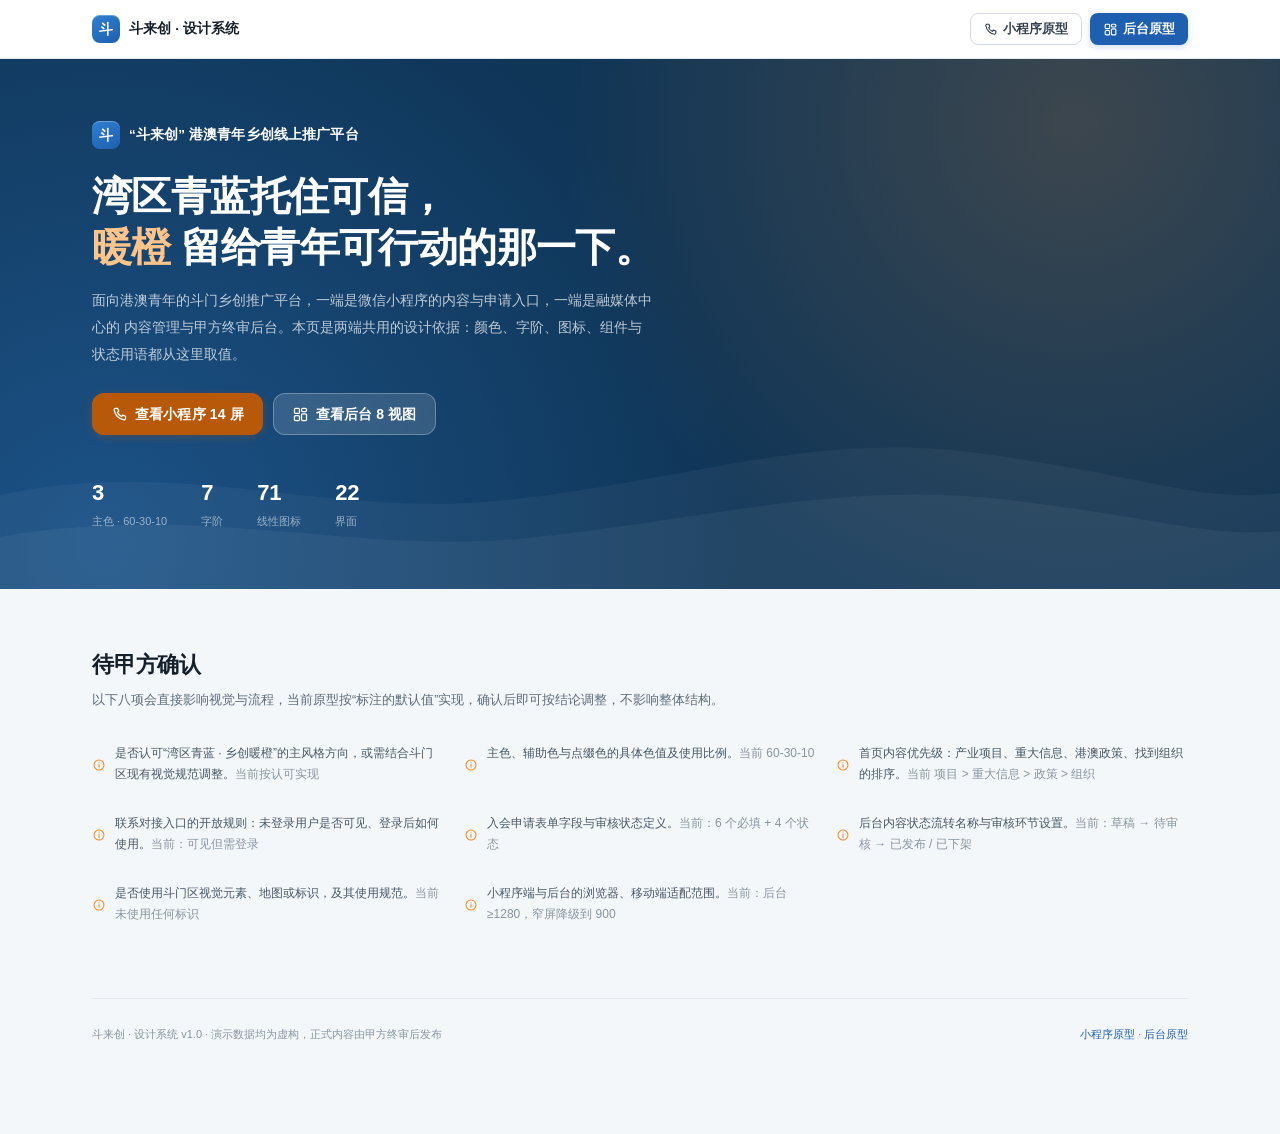
<file: index.html>
<!DOCTYPE html>
<html lang="zh-CN">
<head>
<meta charset="UTF-8">
<meta name="viewport" content="width=device-width, initial-scale=1">
<title>斗来创 · 设计系统</title>
<!--
  方向契约
  THESIS    一个让港澳青年看得懂、信得过、愿意迈出第一步的乡创入口；不是政务信息发布页。
  OWN-WORLD 湾区青蓝承载政务可信度，暖橙只用于"青年此刻可行动"的位置，生态绿归属乡创本身；
            水乡波纹是唯一装饰语言，出现在头图与图片占位里，不进入内容区。
  STORY     看见斗门 → 读懂机会 → 查清政策 → 找到组织 → 提交申请 → 等待反馈。
  FIRST VIEW 首屏一句话说明平台是什么，紧跟三个可点的内容入口与一条最新重大信息；
            不做轮播横幅、不做纯装饰大图。
  FORM      小程序 390×844 内容优先单列；后台深青蓝侧栏 + 浅底工作区，状态先于装饰。
-->
<link rel="stylesheet" href="assets/css/tokens.css">
<link rel="stylesheet" href="assets/css/base.css">
<link rel="stylesheet" href="assets/css/overview.css">
</head>
<body>

<nav class="ov-nav">
  <div class="ov-nav-inner">
    <a class="ov-brand" href="index.html">
      <span class="ov-mark">斗</span>
      <strong>斗来创 · 设计系统</strong>
    </a>
    <div class="ov-nav-links">
      
    </div>
    <div class="ov-nav-actions">
      <a class="btn btn-secondary btn-sm" href="miniprogram/index.html"><i data-icon="phone"></i>小程序原型</a>
      <a class="btn btn-primary btn-sm" href="admin/index.html"><i data-icon="dashboard"></i>后台原型</a>
    </div>
  </div>
</nav>

<header class="ov-hero">
  <div class="ov-hero-inner">
    <div class="ov-brand">
      <span class="ov-mark">斗</span>
      <strong style="color:#fff">“斗来创” 港澳青年乡创线上推广平台</strong>
    </div>
    <h1>湾区青蓝托住可信，<br><em>暖橙</em> 留给青年可行动的那一下。</h1>
    <p class="ov-hero-desc">
      面向港澳青年的斗门乡创推广平台，一端是微信小程序的内容与申请入口，一端是融媒体中心的
      内容管理与甲方终审后台。本页是两端共用的设计依据：颜色、字阶、图标、组件与状态用语都从这里取值。
    </p>
    <div class="ov-hero-actions">
      <a class="btn btn-accent" href="miniprogram/index.html"><i data-icon="phone"></i>查看小程序 14 屏</a>
      <a class="btn btn-glass" href="admin/index.html"><i data-icon="dashboard"></i>查看后台 8 视图</a>
    </div>
    <div class="ov-hero-stats">
      <div class="ov-stat"><strong>3</strong><span>主色 · 60-30-10</span></div>
      <div class="ov-stat"><strong>7</strong><span>字阶</span></div>
      <div class="ov-stat"><strong>71</strong><span>线性图标</span></div>
      <div class="ov-stat"><strong>22</strong><span>界面</span></div>
    </div>
  </div>
</header>

<main class="ov-page">

  <section class="ov-section" id="confirm">
    <div class="ov-section-head">
      <h2>待甲方确认</h2>
      <p>以下八项会直接影响视觉与流程，当前原型按“标注的默认值”实现，确认后即可按结论调整，不影响整体结构。</p>
    </div>
    <div class="confirm-list">
      <div class="confirm-item"><i data-icon="info"></i><span>是否认可“湾区青蓝 · 乡创暖橙”的主风格方向，或需结合斗门区现有视觉规范调整。<em style="font-style:normal;color:var(--ink-400)">当前按认可实现</em></span></div>
      <div class="confirm-item"><i data-icon="info"></i><span>主色、辅助色与点缀色的具体色值及使用比例。<em style="font-style:normal;color:var(--ink-400)">当前 60-30-10</em></span></div>
      <div class="confirm-item"><i data-icon="info"></i><span>首页内容优先级：产业项目、重大信息、港澳政策、找到组织的排序。<em style="font-style:normal;color:var(--ink-400)">当前 项目 &gt; 重大信息 &gt; 政策 &gt; 组织</em></span></div>
      <div class="confirm-item"><i data-icon="info"></i><span>联系对接入口的开放规则：未登录用户是否可见、登录后如何使用。<em style="font-style:normal;color:var(--ink-400)">当前：可见但需登录</em></span></div>
      <div class="confirm-item"><i data-icon="info"></i><span>入会申请表单字段与审核状态定义。<em style="font-style:normal;color:var(--ink-400)">当前：6 个必填 + 4 个状态</em></span></div>
      <div class="confirm-item"><i data-icon="info"></i><span>后台内容状态流转名称与审核环节设置。<em style="font-style:normal;color:var(--ink-400)">当前：草稿 → 待审核 → 已发布 / 已下架</em></span></div>
      <div class="confirm-item"><i data-icon="info"></i><span>是否使用斗门区视觉元素、地图或标识，及其使用规范。<em style="font-style:normal;color:var(--ink-400)">当前未使用任何标识</em></span></div>
      <div class="confirm-item"><i data-icon="info"></i><span>小程序端与后台的浏览器、移动端适配范围。<em style="font-style:normal;color:var(--ink-400)">当前：后台 ≥1280，窄屏降级到 900</em></span></div>
    </div>
  </section>

  <footer class="ov-foot">
    <span>斗来创 · 设计系统 v1.0 · 演示数据均为虚构，正式内容由甲方终审后发布</span>
    <span><a class="link" href="miniprogram/index.html">小程序原型</a> · <a class="link" href="admin/index.html">后台原型</a></span>
  </footer>
</main>

<script src="assets/js/icons.js"></script>
<script>
  (function () {
    var grid = document.getElementById('iconGrid');
    var names = Object.keys(window.DLC.icons).sort();
    grid.innerHTML = names.map(function (n) {
      return '<div class="icon-cell"><i data-icon="' + n + '"></i><span>' + n + '</span></div>';
    }).join('');
    window.DLC.hydrateIcons(grid);
  })();
</script>
</body>
</html>
</file>
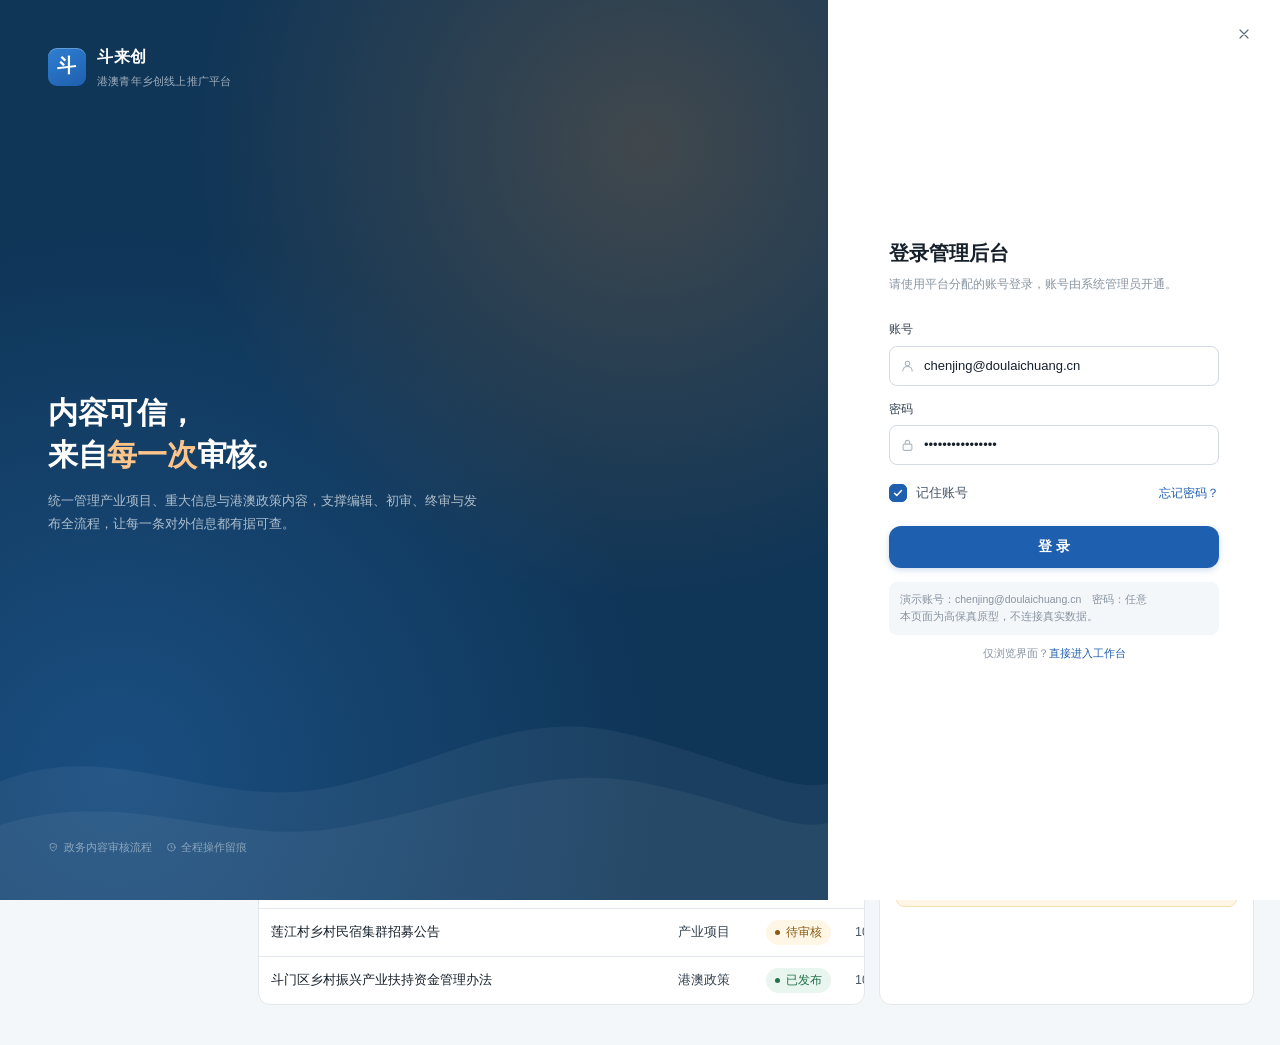
<file: admin/index.html>
<!DOCTYPE html>
<html lang="zh-CN">
<head>
<meta charset="UTF-8">
<meta name="viewport" content="width=device-width, initial-scale=1.0">
<title>斗来创 · 后台管理系统原型</title>
<!--
  方向契约
  THESIS    融媒体中心每天要用的一张工作台：知道今天该审什么、谁在等回复、哪条内容该下架。
  OWN-WORLD 深青蓝侧栏建立政务专业感，浅底工作区把注意力留给数据与状态；
            状态色是本端唯一的情绪来源，暖橙只标注"等你处理"。
  STORY     登录 → 看待办 → 编辑内容 → 初审 → 甲方终审 → 发布 → 留痕。
  FIRST VIEW 工作台首屏给出四组数字、今日待办队列与最近发布；不做装饰性图表墙。
  FORM      232px 固定侧栏 + 流式内容区；表格密度高、留白克制；所有操作有明确结果反馈。
-->
<link rel="stylesheet" href="../assets/css/tokens.css">
<link rel="stylesheet" href="../assets/css/base.css">
<link rel="stylesheet" href="../assets/css/admin.css">
</head>
<body>

<div class="admin-shell">

  <!-- ================= 侧边栏 ================= -->
  <aside class="admin-sidebar">
    <div class="as-brand">
      <div class="as-mark">斗</div>
      <div class="as-brand-text">
        <strong>斗来创</strong>
        <span>内容管理后台</span>
      </div>
    </div>

    <div class="as-scroll">
      <div class="as-group">
        <p class="as-group-label">概览</p>
        <button class="as-item active" data-view="dashboard"><i data-icon="dashboard"></i><span>工作台</span></button>
      </div>

      <div class="as-group">
        <p class="as-group-label">内容运营</p>
        <button class="as-item" data-view="contents"><i data-icon="list"></i><span>内容管理</span></button>
        <button class="as-item" data-view="review"><i data-icon="user-check"></i><span>审核管理</span><span class="as-count">12</span></button>
      </div>

      <div class="as-group">
        <p class="as-group-label">会员与组织</p>
        <button class="as-item" data-view="members"><i data-icon="clipboard"></i><span>入会申请</span><span class="as-count">7</span></button>
        <button class="as-item" data-view="orgs"><i data-icon="users"></i><span>组织名录</span></button>
      </div>

      <div class="as-group">
        <p class="as-group-label">系统</p>
        <button class="as-item" data-view="accounts"><i data-icon="shield"></i><span>账号与权限</span></button>
        <button class="as-item" data-view="logs"><i data-icon="clock"></i><span>操作记录</span></button>
      </div>
    </div>

    <div class="as-foot">
      <button class="as-user" data-logout>
        <div class="as-avatar">陈</div>
        <div class="as-user-text">
          <strong>陈静</strong>
          <span>内容管理员</span>
        </div>
      </button>
    </div>
  </aside>

  <!-- ================= 主区 ================= -->
  <div class="admin-main">

    <header class="admin-topbar">
      <div class="tb-crumb">
        <span>斗来创后台</span>
        <i data-icon="chevron-right"></i>
        <strong id="crumb">工作台</strong>
      </div>
      <div class="tb-search">
        <i data-icon="search"></i>
        <input type="search" placeholder="搜索内容、申请人、组织" aria-label="全局搜索">
      </div>
      <div class="tb-actions">
        <a class="tb-btn" href="../miniprogram/index.html" title="查看小程序原型"><i data-icon="external"></i></a>
        <a class="tb-btn" href="../index.html" title="设计总览"><i data-icon="grid"></i></a>
        <button class="tb-btn" title="通知" data-toast="3 条待处理通知"><i data-icon="bell"></i><span class="tb-dot"></span></button>
        <span class="tb-sep"></span>
        <button class="tb-account" data-toast="账号设置">
          <span class="avatar">陈</span>
          <span class="tb-account-text"><strong>陈静</strong><span>内容管理员</span></span>
          <i data-icon="chevron-down"></i>
        </button>
      </div>
    </header>

    <div class="admin-content">

      <!-- ============ 工作台 ============ -->
      <section class="view active" data-view="dashboard" data-title="工作台">
        <div class="page-head">
          <div>
            <h1>工作台</h1>
            <p>2026 年 10 月 24 日 · 星期五 · 今日有 12 条内容待审核</p>
          </div>
          <div class="page-head-actions">
            <button class="btn btn-secondary" data-toast="已导出本月数据（示例）"><i data-icon="download"></i>导出数据</button>
            <button class="btn btn-primary" data-view="editor"><i data-icon="plus"></i>新建内容</button>
          </div>
        </div>

        <div class="admin-note info" style="margin-bottom:16px;">
          <i data-icon="info"></i>
          <span>内容发布需经「编辑提交 → 平台初审 → 甲方终审」三步。终审通过后由系统自动发布，全流程留痕可追溯。</span>
        </div>

        <div class="kpi-grid">
          <div class="kpi">
            <div class="kpi-label"><i data-icon="clock"></i>待审核内容</div>
            <div class="kpi-value">12<small>条</small></div>
            <div class="kpi-foot"><span class="kpi-delta up"><i data-icon="arrow-up"></i>3</span><span>较昨日</span></div>
          </div>
          <div class="kpi">
            <div class="kpi-label"><i data-icon="check-circle"></i>本月已发布</div>
            <div class="kpi-value">48<small>条</small></div>
            <div class="kpi-foot"><span class="kpi-delta up"><i data-icon="arrow-up"></i>12%</span><span>较上月</span></div>
          </div>
          <div class="kpi">
            <div class="kpi-label"><i data-icon="user-check"></i>入会申请</div>
            <div class="kpi-value">27<small>人</small></div>
            <div class="kpi-foot"><span class="kpi-delta down"><i data-icon="arrow-down"></i>2</span><span>较上周</span></div>
          </div>
          <div class="kpi">
            <div class="kpi-label"><i data-icon="chart"></i>小程序访问</div>
            <div class="kpi-value">8,642<small>次</small></div>
            <div class="kpi-foot"><span class="kpi-delta up"><i data-icon="arrow-up"></i>18%</span><span>近 7 日</span></div>
          </div>
        </div>

        <div class="grid-2" style="margin-bottom:14px;">
          <div class="panel">
            <div class="panel-head">
              <div>
                <h3>内容发布趋势</h3>
                <p>近 7 日 · 单位：条</p>
              </div>
              <div class="legend">
                <span class="legend-item"><span class="legend-dot" style="background:var(--blue-600)"></span>已发布</span>
                <span class="legend-item"><span class="legend-dot" style="background:var(--orange-500)"></span>待审核</span>
              </div>
            </div>
            <div class="panel-body">
              <div class="bar-chart">
                <div class="bar-col">
                  <div class="bar-stack">
                    <div class="bar b-orange" style="height:18px"></div>
                    <div class="bar b-blue" style="height:63px"></div>
                  </div>
                  <span class="bar-label">10/18</span>
                </div>
                <div class="bar-col">
                  <div class="bar-stack">
                    <div class="bar b-orange" style="height:12px"></div>
                    <div class="bar b-blue" style="height:45px"></div>
                  </div>
                  <span class="bar-label">10/19</span>
                </div>
                <div class="bar-col">
                  <div class="bar-stack">
                    <div class="bar b-orange" style="height:24px"></div>
                    <div class="bar b-blue" style="height:82px"></div>
                  </div>
                  <span class="bar-label">10/20</span>
                </div>
                <div class="bar-col">
                  <div class="bar-stack">
                    <div class="bar b-orange" style="height:14px"></div>
                    <div class="bar b-blue" style="height:57px"></div>
                  </div>
                  <span class="bar-label">10/21</span>
                </div>
                <div class="bar-col">
                  <div class="bar-stack">
                    <div class="bar b-orange" style="height:21px"></div>
                    <div class="bar b-blue" style="height:93px"></div>
                  </div>
                  <span class="bar-label">10/22</span>
                </div>
                <div class="bar-col">
                  <div class="bar-stack">
                    <div class="bar b-orange" style="height:33px"></div>
                    <div class="bar b-blue" style="height:72px"></div>
                  </div>
                  <span class="bar-label">10/23</span>
                </div>
                <div class="bar-col">
                  <div class="bar-stack">
                    <div class="bar b-orange" style="height:27px"></div>
                    <div class="bar b-blue" style="height:105px"></div>
                  </div>
                  <span class="bar-label">10/24</span>
                </div>
              </div>
            </div>
          </div>

          <div class="panel">
            <div class="panel-head">
              <h3>待办事项</h3>
              <button class="panel-link" data-view="review">全部 <i data-icon="chevron-right"></i></button>
            </div>
            <div class="panel-body flush">
              <div class="todo-list">
                <button class="todo-row" data-view="review">
                  <span class="todo-icon orange"><i data-icon="clock"></i></span>
                  <span class="todo-body"><h4>待初审内容</h4><p>需在 1 个工作日内处理</p></span>
                  <span class="todo-num">8</span>
                </button>
                <button class="todo-row" data-view="review">
                  <span class="todo-icon blue"><i data-icon="user-check"></i></span>
                  <span class="todo-body"><h4>待甲方终审</h4><p>已初审通过，等待终审</p></span>
                  <span class="todo-num">4</span>
                </button>
                <button class="todo-row" data-view="members">
                  <span class="todo-icon green"><i data-icon="clipboard"></i></span>
                  <span class="todo-body"><h4>入会申请待审核</h4><p>审核周期约 5 个工作日</p></span>
                  <span class="todo-num">7</span>
                </button>
                <button class="todo-row" data-view="orgs">
                  <span class="todo-icon red"><i data-icon="alert"></i></span>
                  <span class="todo-body"><h4>组织信息待更新</h4><p>联系方式与成员数需核对</p></span>
                  <span class="todo-num">2</span>
                </button>
              </div>
            </div>
          </div>
        </div>

        <div class="grid-2">
          <div class="panel">
            <div class="panel-head">
              <h3>最近发布</h3>
              <button class="panel-link" data-view="contents">内容管理 <i data-icon="chevron-right"></i></button>
            </div>
            <div class="panel-body flush">
              <table class="dt">
                <thead>
                  <tr>
                    <th>标题</th>
                    <th style="width:88px;">类型</th>
                    <th style="width:78px;">状态</th>
                    <th style="width:96px;">发布时间</th>
                  </tr>
                </thead>
                <tbody>
                  <tr>
                    <td class="t-title">白蕉海鲈预制菜产业园招商启动</td>
                    <td>产业项目</td>
                    <td><span class="status status-published">已发布</span></td>
                    <td class="t-num">10-24 09:12</td>
                  </tr>
                  <tr>
                    <td class="t-title">区委统战部召开港澳青年乡创工作推进会</td>
                    <td>重大信息</td>
                    <td><span class="status status-published">已发布</span></td>
                    <td class="t-num">10-24 08:40</td>
                  </tr>
                  <tr>
                    <td class="t-title">港澳青年乡创研学营活动回顾</td>
                    <td>重大信息</td>
                    <td><span class="status status-pending">待审核</span></td>
                    <td class="t-num">10-23 11:18</td>
                  </tr>
                  <tr>
                    <td class="t-title">莲江村乡村民宿集群招募公告</td>
                    <td>产业项目</td>
                    <td><span class="status status-pending">待审核</span></td>
                    <td class="t-num">10-23 09:05</td>
                  </tr>
                  <tr>
                    <td class="t-title">斗门区乡村振兴产业扶持资金管理办法</td>
                    <td>港澳政策</td>
                    <td><span class="status status-published">已发布</span></td>
                    <td class="t-num">10-22 15:30</td>
                  </tr>
                </tbody>
              </table>
            </div>
          </div>

          <div class="panel">
            <div class="panel-head">
              <h3>内容类型分布</h3>
              <p>共 106 条</p>
            </div>
            <div class="panel-body">
              <div class="dist">
                <div class="dist-row">
                  <span class="dist-name">产业项目</span>
                  <span class="dist-bar"><i style="width:79%;background:var(--green-500)"></i></span>
                  <span class="dist-val">42</span>
                </div>
                <div class="dist-row">
                  <span class="dist-name">重大信息</span>
                  <span class="dist-bar"><i style="width:68%;background:var(--blue-600)"></i></span>
                  <span class="dist-val">36</span>
                </div>
                <div class="dist-row">
                  <span class="dist-name">港澳政策</span>
                  <span class="dist-bar"><i style="width:53%;background:var(--orange-500)"></i></span>
                  <span class="dist-val">28</span>
                </div>
              </div>
              <div class="admin-note warn" style="margin-top:16px;">
                <i data-icon="alert"></i>
                <span>3 条已下架内容需在 7 日内完成整改或删除，操作记录已留存。</span>
              </div>
            </div>
          </div>
        </div>
      </section>

      <!-- ============ 内容管理 ============ -->
      <section class="view" data-view="contents" data-title="内容管理">
        <div class="page-head">
          <div>
            <h1>内容管理</h1>
            <p>统一管理产业项目、重大信息与港澳政策，支持编辑、审核、下架与删除。</p>
          </div>
          <div class="page-head-actions">
            <button class="btn btn-secondary" data-toast="已导出内容清单（示例）"><i data-icon="download"></i>导出</button>
            <button class="btn btn-primary" data-view="editor"><i data-icon="plus"></i>新建内容</button>
          </div>
        </div>

        <div class="type-tabs">
          <button class="type-tab active">全部<span class="n">106</span></button>
          <button class="type-tab">产业项目<span class="n">42</span></button>
          <button class="type-tab">重大信息<span class="n">36</span></button>
          <button class="type-tab">港澳政策<span class="n">28</span></button>
        </div>

        <div class="toolbar">
          <div class="toolbar-search">
            <i data-icon="search"></i>
            <input type="search" placeholder="搜索标题或关键词" aria-label="搜索内容">
          </div>
          <select class="select" aria-label="状态筛选" style="width:112px;">
            <option>全部状态</option>
            <option>草稿</option>
            <option>待审核</option>
            <option>已发布</option>
            <option>已下架</option>
          </select>
          <select class="select" aria-label="分类筛选" style="width:120px;">
            <option>全部分类</option>
            <option>现代农业</option>
            <option>文旅文创</option>
            <option>民宿康养</option>
          </select>
          <select class="select" aria-label="时间筛选" style="width:118px;">
            <option>近 30 天</option>
            <option>近 7 天</option>
            <option>本月</option>
            <option>全部时间</option>
          </select>
          <span class="toolbar-spacer"></span>
          <button class="btn btn-ghost btn-sm" data-toast="已重置筛选条件"><i data-icon="refresh"></i>重置</button>
        </div>

        <div class="table-wrap">
          <table class="dt">
            <thead>
              <tr>
                <th class="col-check"><input type="checkbox" aria-label="全选" data-check-all></th>
                <th class="col-num">#</th>
                <th>标题</th>
                <th style="width:92px;">类型</th>
                <th style="width:84px;">状态</th>
                <th style="width:104px;">更新人</th>
                <th style="width:118px;">更新时间</th>
                <th class="col-act">操作</th>
              </tr>
            </thead>
            <tbody>
              <tr>
                <td class="col-check"><input type="checkbox" aria-label="选择"></td>
                <td class="col-num">01</td>
                <td>
                  <div class="t-title">白蕉海鲈预制菜产业园招商启动</div>
                  <div class="t-sub">白蕉镇 · 现代农业</div>
                </td>
                <td><span class="tag tag-green">产业项目</span></td>
                <td><span class="status status-published">已发布</span></td>
                <td>陈静</td>
                <td class="t-num">10-24 09:12</td>
                <td class="col-act">
                  <div class="row-actions">
                    <button class="row-btn" data-view="editor">编辑</button>
                    <button class="row-btn danger" data-toast="已下架该内容，小程序端同步隐藏">下架</button>
                  </div>
                </td>
              </tr>
              <tr>
                <td class="col-check"><input type="checkbox" aria-label="选择"></td>
                <td class="col-num">02</td>
                <td>
                  <div class="t-title">区委统战部召开港澳青年乡创工作推进会</div>
                  <div class="t-sub">统战工作 · 要闻</div>
                </td>
                <td><span class="tag tag-blue">重大信息</span></td>
                <td><span class="status status-published">已发布</span></td>
                <td>李明</td>
                <td class="t-num">10-24 08:40</td>
                <td class="col-act">
                  <div class="row-actions">
                    <button class="row-btn" data-view="editor">编辑</button>
                    <button class="row-btn danger" data-toast="已下架该内容，小程序端同步隐藏">下架</button>
                  </div>
                </td>
              </tr>
              <tr>
                <td class="col-check"><input type="checkbox" aria-label="选择"></td>
                <td class="col-num">03</td>
                <td>
                  <div class="t-title">斗门区支持港澳青年创新创业若干措施</div>
                  <div class="t-sub">政策汇编 · 区科技创新局</div>
                </td>
                <td><span class="tag tag-orange">港澳政策</span></td>
                <td><span class="status status-pending">待审核</span></td>
                <td>王敏</td>
                <td class="t-num">10-23 17:26</td>
                <td class="col-act">
                  <div class="row-actions">
                    <button class="row-btn" data-view="review">审核</button>
                    <button class="row-btn plain" data-toast="已打开编辑页">编辑</button>
                  </div>
                </td>
              </tr>
              <tr>
                <td class="col-check"><input type="checkbox" aria-label="选择"></td>
                <td class="col-num">04</td>
                <td>
                  <div class="t-title">莲江村乡村民宿集群招募公告</div>
                  <div class="t-sub">莲洲镇 · 民宿康养</div>
                </td>
                <td><span class="tag tag-green">产业项目</span></td>
                <td><span class="status status-pending">待审核</span></td>
                <td>李明</td>
                <td class="t-num">10-23 15:02</td>
                <td class="col-act">
                  <div class="row-actions">
                    <button class="row-btn" data-view="review">审核</button>
                    <button class="row-btn plain" data-toast="已打开编辑页">编辑</button>
                  </div>
                </td>
              </tr>
              <tr>
                <td class="col-check"><input type="checkbox" aria-label="选择"></td>
                <td class="col-num">05</td>
                <td>
                  <div class="t-title">港澳青年乡创研学营活动回顾</div>
                  <div class="t-sub">统战工作 · 活动</div>
                </td>
                <td><span class="tag tag-blue">重大信息</span></td>
                <td><span class="status status-draft">草稿</span></td>
                <td>李明</td>
                <td class="t-num">10-23 11:18</td>
                <td class="col-act">
                  <div class="row-actions">
                    <button class="row-btn" data-view="editor">编辑</button>
                    <button class="row-btn plain" data-toast="已删除草稿">删除</button>
                  </div>
                </td>
              </tr>
              <tr>
                <td class="col-check"><input type="checkbox" aria-label="选择"></td>
                <td class="col-num">06</td>
                <td>
                  <div class="t-title">斗门旧街文创街区合作运营方案</div>
                  <div class="t-sub">斗门镇 · 文旅文创</div>
                </td>
                <td><span class="tag tag-green">产业项目</span></td>
                <td><span class="status status-offline">已下架</span></td>
                <td>陈静</td>
                <td class="t-num">10-22 16:35</td>
                <td class="col-act">
                  <div class="row-actions">
                    <button class="row-btn" data-toast="已重新提交审核">重新上架</button>
                    <button class="row-btn danger" data-toast="已删除，操作记录已留存">删除</button>
                  </div>
                </td>
              </tr>
            </tbody>
          </table>
        </div>
        <div class="pager">
          <span>共 106 条 · 每页 10 条</span>
          <div class="pager-btns">
            <button class="pg" disabled><i data-icon="chevron-left"></i></button>
            <button class="pg active">1</button>
            <button class="pg">2</button>
            <button class="pg">3</button>
            <button class="pg">…</button>
            <button class="pg">11</button>
            <button class="pg"><i data-icon="chevron-right"></i></button>
          </div>
        </div>
      </section>

      <!-- ============ 内容编辑 ============ -->
      <section class="view" data-view="editor" data-title="内容管理 / 新建内容">
        <div class="page-head">
          <div>
            <h1>新建内容</h1>
            <p>内容保存为草稿后可继续编辑，提交审核后进入初审流程。</p>
          </div>
          <div class="page-head-actions">
            <button class="btn btn-ghost" data-view="contents">取消</button>
            <button class="btn btn-secondary" data-toast="草稿已保存"><i data-icon="file"></i>保存草稿</button>
            <button class="btn btn-primary" data-toast="已提交审核，等待初审"><i data-icon="send"></i>提交审核</button>
          </div>
        </div>

        <div class="editor-grid">
          <div>
            <div class="form-panel">
              <h3><i data-icon="file"></i>基本信息</h3>
              <div class="fp-body">
                <div class="f-field">
                  <label>内容标题<span class="req">*</span></label>
                  <input class="input" type="text" placeholder="请输入标题，建议 12—28 字" value="莲江村乡村民宿集群招募公告">
                  <p class="f-hint">标题将显示在小程序列表与详情页顶部，避免使用夸张表述。</p>
                </div>

                <div class="f-row">
                  <div class="f-field">
                    <label>内容类型<span class="req">*</span></label>
                    <select class="select">
                      <option>产业项目</option>
                      <option>重大信息</option>
                      <option>港澳政策</option>
                    </select>
                  </div>
                  <div class="f-field">
                    <label>所属分类<span class="req">*</span></label>
                    <select class="select">
                      <option>民宿康养</option>
                      <option>现代农业</option>
                      <option>文旅文创</option>
                      <option>数字乡村</option>
                    </select>
                  </div>
                </div>

                <div class="f-row">
                  <div class="f-field">
                    <label>所属镇街</label>
                    <select class="select">
                      <option>莲洲镇</option>
                      <option>斗门镇</option>
                      <option>白蕉镇</option>
                      <option>井岸镇</option>
                      <option>乾务镇</option>
                    </select>
                  </div>
                  <div class="f-field">
                    <label>项目状态</label>
                    <select class="select">
                      <option>招募中</option>
                      <option>招商中</option>
                      <option>合作运营</option>
                    </select>
                  </div>
                </div>

                <div class="f-field">
                  <label>内容摘要</label>
                  <textarea class="textarea" rows="3" placeholder="用于列表页与分享卡片，建议 40—80 字">依托莲江村水乡院落资源，招募民宿主理人与运营团队，配套研学、骑行与农事体验业态。</textarea>
                </div>
              </div>
            </div>

            <div class="form-panel">
              <h3><i data-icon="edit"></i>正文内容</h3>
              <p class="fp-desc">支持标题、段落、列表与图片。正文发布前须经甲方终审。</p>
              <div class="fp-body">
                <div>
                  <div class="editor-toolbar">
                    <button class="et-btn" title="加粗"><i data-icon="bold"></i></button>
                    <button class="et-btn" title="斜体"><i data-icon="italic"></i></button>
                    <span class="et-sep"></span>
                    <button class="et-btn" title="标题"><i data-icon="type"></i></button>
                    <button class="et-btn" title="列表"><i data-icon="list"></i></button>
                    <button class="et-btn" title="引用"><i data-icon="quote"></i></button>
                    <span class="et-sep"></span>
                    <button class="et-btn" title="插入图片"><i data-icon="image"></i></button>
                    <button class="et-btn" title="插入链接"><i data-icon="link"></i></button>
                    <span class="et-sep"></span>
                    <button class="et-btn" title="撤销"><i data-icon="undo"></i></button>
                    <button class="et-btn" title="重做"><i data-icon="redo"></i></button>
                  </div>
                  <div class="editor-area" contenteditable="true">
                    <h4>项目简介</h4>
                    <p>莲江村位于斗门区莲洲镇，保留完整的水乡村落格局。本次招募面向民宿主理人、乡村运营团队与研学机构，共同打造乡村民宿集群。</p>
                    <h4>合作内容</h4>
                    <p>村集体提供院落与基础设施，合作方负责空间改造、内容运营与客群导入。首批开放 12 个院落，可按单院或组团方式合作。</p>
                    <h4>支持措施</h4>
                    <p>入驻项目可按规定申请乡创基地租金补贴，并纳入平台项目推介与研学线路。</p>
                  </div>
                </div>

                <div class="f-field">
                  <label>图片素材</label>
                  <div class="upload-grid">
                    <div class="up-item media tone-teal"><button class="up-del" aria-label="删除图片"><i data-icon="x"></i></button></div>
                    <div class="up-item media tone-green"><button class="up-del" aria-label="删除图片"><i data-icon="x"></i></button></div>
                    <div class="up-item media tone-warm"><button class="up-del" aria-label="删除图片"><i data-icon="x"></i></button></div>
                    <button class="up-add" data-toast="演示环境暂不支持上传"><i data-icon="plus"></i><span>上传图片</span></button>
                  </div>
                  <p class="f-hint">建议 3—6 张，单张不超过 5MB，尺寸 16:9 或 4:3。请确保图片版权清晰。</p>
                </div>
              </div>
            </div>
          </div>

          <div class="side-stack">
            <div class="form-panel">
              <h3><i data-icon="settings"></i>发布设置</h3>
              <div class="fp-body" style="gap:0;">
                <div class="meta-list">
                  <div class="meta-row"><span class="k">内容编号</span><span class="v">自动生成</span></div>
                  <div class="meta-row"><span class="k">创建人</span><span class="v">陈静</span></div>
                  <div class="meta-row"><span class="k">创建时间</span><span class="v">2026-10-24 10:02</span></div>
                  <div class="meta-row"><span class="k">当前状态</span><span class="status status-draft">草稿</span></div>
                </div>
                <div style="margin-top:14px;padding-top:14px;border-top:1px solid var(--line);">
                  <div class="meta-row" style="margin-bottom:12px;">
                    <span class="k">首页推荐</span>
                    <label class="switch"><input type="checkbox"><span></span></label>
                  </div>
                  <div class="meta-row" style="margin-bottom:12px;">
                    <span class="k">允许评论</span>
                    <label class="switch"><input type="checkbox" checked><span></span></label>
                  </div>
                  <div class="meta-row">
                    <span class="k">同步小程序</span>
                    <label class="switch"><input type="checkbox" checked><span></span></label>
                  </div>
                </div>
              </div>
            </div>

            <div class="form-panel">
              <h3><i data-icon="shield"></i>审核流程</h3>
              <div class="fp-body">
                <div class="flow">
                  <div class="flow-step done">
                    <span class="fs-dot"><i data-icon="check"></i></span>
                    <div class="fs-body"><h5>编辑撰写</h5><p>陈静 · 已完成</p></div>
                  </div>
                  <div class="flow-step current">
                    <span class="fs-dot"></span>
                    <div class="fs-body"><h5>平台初审</h5><p>王敏 · 待处理</p></div>
                  </div>
                  <div class="flow-step">
                    <span class="fs-dot"></span>
                    <div class="fs-body"><h5>甲方终审</h5><p>区委统战部 · 3 个工作日内</p></div>
                  </div>
                  <div class="flow-step">
                    <span class="fs-dot"></span>
                    <div class="fs-body"><h5>发布上线</h5><p>终审通过后自动发布</p></div>
                  </div>
                </div>
                <div class="admin-note warn">
                  <i data-icon="alert"></i>
                  <span>涉及政策文号、数据与人物姓名时，须与原始材料逐字核对。</span>
                </div>
              </div>
            </div>
          </div>
        </div>
      </section>

      <!-- ============ 审核管理 ============ -->
      <section class="view" data-view="review" data-title="审核管理">
        <div class="page-head">
          <div>
            <h1>审核管理</h1>
            <p>编辑提交后进入初审，初审通过后由甲方终审。全部操作留痕，可追溯。</p>
          </div>
          <div class="page-head-actions">
            <button class="btn btn-secondary" data-toast="已切换为待终审队列">待终审 4</button>
            <button class="btn btn-secondary" data-toast="已导出审核记录"><i data-icon="download"></i>导出记录</button>
          </div>
        </div>

        <div class="admin-note info" style="margin-bottom:16px;">
          <i data-icon="info"></i>
          <span>甲方终审为发布前的必要环节，初审通过不代表可对外发布。终审意见将同步给编辑与初审人。</span>
        </div>

        <div class="review-grid">
          <div class="queue">
            <div class="queue-head">
              <h3>待审核队列</h3>
              <span class="tag tag-orange">12 条</span>
            </div>
            <button class="queue-item active">
              <div class="qi-top"><span class="tag tag-orange">港澳政策</span><span class="tag tag-gray">待终审</span></div>
              <div class="qi-title">斗门区支持港澳青年创新创业若干措施</div>
              <div class="qi-meta"><i data-icon="user"></i>王敏 提交 · 10-23 17:26</div>
            </button>
            <button class="queue-item">
              <div class="qi-top"><span class="tag tag-green">产业项目</span><span class="tag tag-gray">待终审</span></div>
              <div class="qi-title">莲江村乡村民宿集群招募公告</div>
              <div class="qi-meta"><i data-icon="user"></i>李明 提交 · 10-23 15:02</div>
            </button>
            <button class="queue-item">
              <div class="qi-top"><span class="tag tag-blue">重大信息</span><span class="tag tag-gray">待初审</span></div>
              <div class="qi-title">港澳青年乡创研学营活动回顾</div>
              <div class="qi-meta"><i data-icon="user"></i>李明 提交 · 10-23 11:18</div>
            </button>
            <button class="queue-item">
              <div class="qi-top"><span class="tag tag-orange">港澳政策</span><span class="tag tag-gray">待初审</span></div>
              <div class="qi-title">关于港澳居民子女入学服务指引</div>
              <div class="qi-meta"><i data-icon="user"></i>陈静 提交 · 10-22 16:40</div>
            </button>
            <button class="queue-item">
              <div class="qi-top"><span class="tag tag-green">产业项目</span><span class="tag tag-gray">待初审</span></div>
              <div class="qi-title">黄杨山生态茶园品牌共建招募</div>
              <div class="qi-meta"><i data-icon="user"></i>李明 提交 · 10-22 14:08</div>
            </button>
          </div>

          <div class="review-main">
            <div class="rm-head">
              <h2>斗门区支持港澳青年创新创业若干措施</h2>
              <div class="rm-meta">
                <span class="tag tag-orange">港澳政策</span>
                <span>政策汇编</span>
                <span>·</span>
                <span>提交人：王敏</span>
                <span>·</span>
                <span>提交时间：2026-10-23 17:26</span>
                <span class="status status-pending">待终审</span>
              </div>
            </div>
            <div class="rm-body">
              <div class="rm-cover media tone-blue"></div>
              <div class="rm-text">
                <p><strong>文号：</strong>斗府办〔2026〕18号　<strong>发布机关：</strong>珠海市斗门区人民政府　<strong>实施日期：</strong>2026-11-01</p>
                <p>为支持港澳青年来斗门创新创业，融入粤港澳大湾区发展，结合本区实际，制定本措施。对符合条件的港澳青年创业项目，经评审给予最高 30 万元的创业资助，分阶段拨付。</p>
                <p>对入驻区级乡创基地的港澳青年项目，前两年按租金 50% 给予补贴，单个项目每年最高 5 万元。支持港澳青年参加乡创培训、研学交流与项目路演。</p>
                <p><strong>附件：</strong>斗府办〔2026〕18号 全文.pdf（1.2 MB）</p>
              </div>
            </div>
            <div class="rm-foot">
              <span class="rm-note"><i data-icon="alert"></i> 请核对文号、发文机关与政策原文是否一致</span>
              <button class="btn btn-ghost" data-toast="已退回编辑，需补充材料">退回修改</button>
              <button class="btn btn-danger-soft" data-toast="已下架该内容"><i data-icon="trash"></i>下架</button>
              <button class="btn btn-green" data-toast="终审通过，内容已发布"><i data-icon="check"></i>终审通过并发布</button>
            </div>

            <div class="rm-body" style="border-top:1px solid var(--line);background:var(--surface-2);">
              <div class="audit-head">
                <h3>审核记录</h3>
                <span>共 3 条</span>
              </div>
              <div class="audit">
                <div class="audit-item done">
                  <span class="au-dot"></span>
                  <div class="au-body">
                    <h5>李明 创建内容</h5>
                    <p>2026-10-23 15:40 · 来源：区科技创新局提供材料</p>
                  </div>
                </div>
                <div class="audit-item done">
                  <span class="au-dot"></span>
                  <div class="au-body">
                    <h5>王敏 初审通过</h5>
                    <p>2026-10-23 17:26 · 意见：文号与附件已核对，建议补充申报材料清单</p>
                  </div>
                </div>
                <div class="audit-item now">
                  <span class="au-dot"></span>
                  <div class="au-body">
                    <h5>待甲方终审</h5>
                    <p>已推送至区委统战部审核人，剩余时限 2 个工作日</p>
                  </div>
                </div>
              </div>
            </div>
          </div>
        </div>
      </section>

      <!-- ============ 入会申请 ============ -->
      <section class="view" data-view="members" data-title="入会申请">
        <div class="page-head">
          <div>
            <h1>入会申请</h1>
            <p>审核港澳青年提交的入会申请，支持查看材料、导出名单与结果通知。</p>
          </div>
          <div class="page-head-actions">
            <button class="btn btn-secondary" data-toast="已导出申请名单（示例）"><i data-icon="download"></i>导出名单</button>
            <button class="btn btn-primary" data-toast="已打开批量审核"><i data-icon="user-check"></i>批量审核</button>
          </div>
        </div>

        <div class="admin-note warn" style="margin-bottom:16px;">
          <i data-icon="shield"></i>
          <span>申请人证件与联系方式属个人敏感信息，仅限授权人员查看。导出文件须加密保存并按期销毁。</span>
        </div>

        <div class="toolbar">
          <div class="toolbar-search">
            <i data-icon="search"></i>
            <input type="search" placeholder="搜索姓名、证件号或组织" aria-label="搜索申请">
          </div>
          <select class="select" aria-label="状态筛选" style="width:112px;">
            <option>全部状态</option>
            <option>审核中</option>
            <option>待终审</option>
            <option>已通过</option>
            <option>未通过</option>
          </select>
          <select class="select" aria-label="组织筛选" style="width:172px;">
            <option>全部组织</option>
            <option>港澳青年乡创联合会</option>
            <option>新的社会阶层人士联谊会</option>
            <option>莲洲镇乡村振兴促进会</option>
          </select>
          <span class="toolbar-spacer"></span>
          <span style="font-size:11.5px;color:var(--ink-400)">共 27 条申请</span>
        </div>

        <div class="table-wrap">
          <table class="dt">
            <thead>
              <tr>
                <th class="col-check"><input type="checkbox" aria-label="全选" data-check-all></th>
                <th>申请人</th>
                <th style="width:76px;">地区</th>
                <th>申请组织</th>
                <th style="width:92px;">状态</th>
                <th style="width:118px;">提交时间</th>
                <th class="col-act">操作</th>
              </tr>
            </thead>
            <tbody>
              <tr>
                <td class="col-check"><input type="checkbox" aria-label="选择"></td>
                <td>
                  <div style="display:flex;align-items:center;gap:8px;">
                    <span class="avatar" style="width:26px;height:26px;font-size:11px;">陈</span>
                    <div><div class="t-title">陈晓琳</div><div class="t-sub">港澳居民来往内地通行证</div></div>
                  </div>
                </td>
                <td>香港</td>
                <td>斗门区港澳青年乡创联合会</td>
                <td><span class="status status-review">审核中</span></td>
                <td class="t-num">10-18 10:20</td>
                <td class="col-act"><div class="row-actions"><button class="row-btn" data-toast="打开申请详情">查看</button><button class="row-btn" data-toast="已通过初审">初审通过</button></div></td>
              </tr>
              <tr>
                <td class="col-check"><input type="checkbox" aria-label="选择"></td>
                <td>
                  <div style="display:flex;align-items:center;gap:8px;">
                    <span class="avatar" style="width:26px;height:26px;font-size:11px;">黄</span>
                    <div><div class="t-title">黄志强</div><div class="t-sub">澳门永久性居民身份证</div></div>
                  </div>
                </td>
                <td>澳门</td>
                <td>斗门区新的社会阶层人士联谊会</td>
                <td><span class="status status-pending">待终审</span></td>
                <td class="t-num">10-17 16:05</td>
                <td class="col-act"><div class="row-actions"><button class="row-btn" data-toast="打开申请详情">查看</button><button class="row-btn" data-toast="已提交终审">提交终审</button></div></td>
              </tr>
              <tr>
                <td class="col-check"><input type="checkbox" aria-label="选择"></td>
                <td>
                  <div style="display:flex;align-items:center;gap:8px;">
                    <span class="avatar" style="width:26px;height:26px;font-size:11px;">李</span>
                    <div><div class="t-title">李婉婷</div><div class="t-sub">港澳居民来往内地通行证</div></div>
                  </div>
                </td>
                <td>香港</td>
                <td>莲洲镇乡村振兴促进会</td>
                <td><span class="status status-approved">已通过</span></td>
                <td class="t-num">10-16 09:48</td>
                <td class="col-act"><div class="row-actions"><button class="row-btn" data-toast="打开申请详情">查看</button><button class="row-btn plain" data-toast="已发送结果通知">通知</button></div></td>
              </tr>
              <tr>
                <td class="col-check"><input type="checkbox" aria-label="选择"></td>
                <td>
                  <div style="display:flex;align-items:center;gap:8px;">
                    <span class="avatar" style="width:26px;height:26px;font-size:11px;">周</span>
                    <div><div class="t-title">周家豪</div><div class="t-sub">澳门非永久性居民身份证</div></div>
                  </div>
                </td>
                <td>澳门</td>
                <td>斗门区港澳青年乡创联合会</td>
                <td><span class="status status-rejected">未通过</span></td>
                <td class="t-num">10-15 14:32</td>
                <td class="col-act"><div class="row-actions"><button class="row-btn" data-toast="打开申请详情">查看</button><button class="row-btn plain" data-toast="已发送未通过说明">说明</button></div></td>
              </tr>
              <tr>
                <td class="col-check"><input type="checkbox" aria-label="选择"></td>
                <td>
                  <div style="display:flex;align-items:center;gap:8px;">
                    <span class="avatar" style="width:26px;height:26px;font-size:11px;">吴</span>
                    <div><div class="t-title">吴嘉敏</div><div class="t-sub">港澳居民来往内地通行证</div></div>
                  </div>
                </td>
                <td>香港</td>
                <td>斗门区青年企业家协会</td>
                <td><span class="status status-approved">已通过</span></td>
                <td class="t-num">10-14 11:10</td>
                <td class="col-act"><div class="row-actions"><button class="row-btn" data-toast="打开申请详情">查看</button><button class="row-btn plain" data-toast="已发送结果通知">通知</button></div></td>
              </tr>
            </tbody>
          </table>
        </div>
        <div class="pager">
          <span>共 27 条 · 每页 10 条</span>
          <div class="pager-btns">
            <button class="pg" disabled><i data-icon="chevron-left"></i></button>
            <button class="pg active">1</button>
            <button class="pg">2</button>
            <button class="pg">3</button>
            <button class="pg"><i data-icon="chevron-right"></i></button>
          </div>
        </div>
      </section>

      <!-- ============ 组织名录 ============ -->
      <section class="view" data-view="orgs" data-title="组织名录">
        <div class="page-head">
          <div>
            <h1>组织名录</h1>
            <p>维护联合会、统战社团、乡创基地等组织信息，控制小程序端展示状态。</p>
          </div>
          <div class="page-head-actions">
            <button class="btn btn-primary" data-toast="已打开新增组织表单"><i data-icon="plus"></i>新增组织</button>
          </div>
        </div>

        <div class="table-wrap standalone">
          <table class="dt">
            <thead>
              <tr>
                <th class="col-num">#</th>
                <th>组织名称</th>
                <th style="width:100px;">类型</th>
                <th style="width:96px;">联系人</th>
                <th style="width:84px;">成员数</th>
                <th style="width:86px;">状态</th>
                <th class="col-act">操作</th>
              </tr>
            </thead>
            <tbody>
              <tr>
                <td class="col-num">01</td>
                <td>
                  <div class="t-title">斗门区港澳青年乡创联合会</div>
                  <div class="t-sub">2021 年成立 · 16 场年度活动</div>
                </td>
                <td>联合会</td>
                <td>陈志明</td>
                <td class="t-num">128</td>
                <td><span class="status status-published">已上线</span></td>
                <td class="col-act"><div class="row-actions"><button class="row-btn" data-toast="已打开组织编辑">编辑</button><button class="row-btn plain" data-toast="已下线该组织">下线</button></div></td>
              </tr>
              <tr>
                <td class="col-num">02</td>
                <td>
                  <div class="t-title">斗门区新的社会阶层人士联谊会</div>
                  <div class="t-sub">2020 年成立 · 12 场年度活动</div>
                </td>
                <td>统战社团</td>
                <td>黄丽华</td>
                <td class="t-num">86</td>
                <td><span class="status status-published">已上线</span></td>
                <td class="col-act"><div class="row-actions"><button class="row-btn" data-toast="已打开组织编辑">编辑</button><button class="row-btn plain" data-toast="已下线该组织">下线</button></div></td>
              </tr>
              <tr>
                <td class="col-num">03</td>
                <td>
                  <div class="t-title">莲洲镇乡村振兴促进会</div>
                  <div class="t-sub">2022 年成立 · 9 场年度活动</div>
                </td>
                <td>乡村组织</td>
                <td>梁伟强</td>
                <td class="t-num">64</td>
                <td><span class="status status-published">已上线</span></td>
                <td class="col-act"><div class="row-actions"><button class="row-btn" data-toast="已打开组织编辑">编辑</button><button class="row-btn plain" data-toast="已下线该组织">下线</button></div></td>
              </tr>
              <tr>
                <td class="col-num">04</td>
                <td>
                  <div class="t-title">斗门区青年企业家协会</div>
                  <div class="t-sub">2019 年成立 · 21 场年度活动</div>
                </td>
                <td>行业协会</td>
                <td>李国强</td>
                <td class="t-num">152</td>
                <td><span class="status status-offline">已下线</span></td>
                <td class="col-act"><div class="row-actions"><button class="row-btn" data-toast="已打开组织编辑">编辑</button><button class="row-btn" data-toast="已重新上线">上线</button></div></td>
              </tr>
            </tbody>
          </table>
        </div>

        <div class="admin-note info" style="margin-top:16px;">
          <i data-icon="info"></i>
          <span>组织信息变更需记录操作人与时间。小程序端组织详情页的联系方式仅对已登录用户展示。</span>
        </div>
      </section>

      <!-- ============ 账号与权限 ============ -->
      <section class="view" data-view="accounts" data-title="账号与权限">
        <div class="page-head">
          <div>
            <h1>账号与权限</h1>
            <p>按角色分配功能权限，遵循最小权限原则。所有账号操作均记录日志。</p>
          </div>
          <div class="page-head-actions">
            <button class="btn btn-primary" data-toast="已打开新增账号表单"><i data-icon="plus"></i>新增账号</button>
          </div>
        </div>

        <div class="panel" style="margin-bottom:14px;">
          <div class="panel-head">
            <div>
              <h3>账号列表</h3>
              <p>共 4 个账号 · 均为实名账号</p>
            </div>
            <div class="toolbar-search" style="width:200px;height:30px;">
              <i data-icon="search"></i>
              <input type="search" placeholder="搜索姓名或角色" aria-label="搜索账号">
            </div>
          </div>
          <div class="panel-body flush">
            <table class="dt">
              <thead>
                <tr>
                  <th>姓名</th>
                  <th style="width:140px;">角色</th>
                  <th style="width:220px;">权限范围</th>
                  <th style="width:96px;">状态</th>
                  <th style="width:140px;">最近登录</th>
                  <th class="col-act">操作</th>
                </tr>
              </thead>
              <tbody>
                <tr>
                  <td>
                    <div style="display:flex;align-items:center;gap:8px;">
                      <span class="avatar" style="width:26px;height:26px;font-size:11px;">陈</span>
                      <div><div class="t-title">陈静</div><div class="t-sub">chenjing@doulaichuang.cn</div></div>
                    </div>
                  </td>
                  <td>内容管理员</td>
                  <td>内容编辑、审核、发布、组织维护</td>
                  <td><span class="status status-published">启用</span></td>
                  <td class="t-num">10-24 09:02</td>
                  <td class="col-act"><div class="row-actions"><button class="row-btn" data-toast="已打开账号编辑">编辑</button><button class="row-btn plain" data-toast="已重置密码">重置密码</button></div></td>
                </tr>
                <tr>
                  <td>
                    <div style="display:flex;align-items:center;gap:8px;">
                      <span class="avatar" style="width:26px;height:26px;font-size:11px;">王</span>
                      <div><div class="t-title">王敏</div><div class="t-sub">wangmin@doulaichuang.cn</div></div>
                    </div>
                  </td>
                  <td>审核员</td>
                  <td>内容初审、入会申请审核</td>
                  <td><span class="status status-published">启用</span></td>
                  <td class="t-num">10-24 08:36</td>
                  <td class="col-act"><div class="row-actions"><button class="row-btn" data-toast="已打开账号编辑">编辑</button><button class="row-btn plain" data-toast="已重置密码">重置密码</button></div></td>
                </tr>
                <tr>
                  <td>
                    <div style="display:flex;align-items:center;gap:8px;">
                      <span class="avatar" style="width:26px;height:26px;font-size:11px;">李</span>
                      <div><div class="t-title">李明</div><div class="t-sub">liming@doulaichuang.cn</div></div>
                    </div>
                  </td>
                  <td>融媒体编辑</td>
                  <td>内容编辑、素材上传</td>
                  <td><span class="status status-published">启用</span></td>
                  <td class="t-num">10-23 18:12</td>
                  <td class="col-act"><div class="row-actions"><button class="row-btn" data-toast="已打开账号编辑">编辑</button><button class="row-btn plain" data-toast="已重置密码">重置密码</button></div></td>
                </tr>
                <tr>
                  <td>
                    <div style="display:flex;align-items:center;gap:8px;">
                      <span class="avatar" style="width:26px;height:26px;font-size:11px;">张</span>
                      <div><div class="t-title">张伟</div><div class="t-sub">zhangwei@doulaichuang.cn</div></div>
                    </div>
                  </td>
                  <td>系统管理员</td>
                  <td>全部权限，含账号与日志</td>
                  <td><span class="status status-published">启用</span></td>
                  <td class="t-num">10-22 16:30</td>
                  <td class="col-act"><div class="row-actions"><button class="row-btn" data-toast="已打开账号编辑">编辑</button><button class="row-btn plain" data-toast="已重置密码">重置密码</button></div></td>
                </tr>
              </tbody>
            </table>
          </div>
        </div>

        <div class="panel">
          <div class="panel-head">
            <div>
              <h3>角色权限矩阵</h3>
              <p>勾选后立即生效，变更记录写入操作日志</p>
            </div>
            <button class="btn btn-secondary btn-sm" data-toast="权限已保存">保存变更</button>
          </div>
          <div class="panel-body flush">
            <table class="perm-table">
              <thead>
                <tr>
                  <th>功能权限</th>
                  <th style="width:96px;">系统管理员</th>
                  <th style="width:96px;">内容管理员</th>
                  <th style="width:96px;">审核员</th>
                  <th style="width:96px;">融媒体编辑</th>
                </tr>
              </thead>
              <tbody>
                <tr class="group-row"><td colspan="5">内容管理</td></tr>
                <tr><td>查看内容列表</td><td><input class="perm-check" type="checkbox" checked></td><td><input class="perm-check" type="checkbox" checked></td><td><input class="perm-check" type="checkbox" checked></td><td><input class="perm-check" type="checkbox" checked></td></tr>
                <tr><td>新建 / 编辑内容</td><td><input class="perm-check" type="checkbox" checked></td><td><input class="perm-check" type="checkbox" checked></td><td><span class="muted">—</span></td><td><input class="perm-check" type="checkbox" checked></td></tr>
                <tr><td>删除内容</td><td><input class="perm-check" type="checkbox" checked></td><td><input class="perm-check" type="checkbox" checked></td><td><span class="muted">—</span></td><td><span class="muted">—</span></td></tr>
                <tr><td>下架 / 恢复内容</td><td><input class="perm-check" type="checkbox" checked></td><td><input class="perm-check" type="checkbox" checked></td><td><input class="perm-check" type="checkbox" checked></td><td><span class="muted">—</span></td></tr>

                <tr class="group-row"><td colspan="5">审核与发布</td></tr>
                <tr><td>初审</td><td><input class="perm-check" type="checkbox" checked></td><td><input class="perm-check" type="checkbox" checked></td><td><input class="perm-check" type="checkbox" checked></td><td><span class="muted">—</span></td></tr>
                <tr><td>甲方终审</td><td><input class="perm-check" type="checkbox" checked></td><td><span class="muted">—</span></td><td><span class="muted">—</span></td><td><span class="muted">—</span></td></tr>
                <tr><td>发布上线</td><td><input class="perm-check" type="checkbox" checked></td><td><input class="perm-check" type="checkbox" checked></td><td><span class="muted">—</span></td><td><span class="muted">—</span></td></tr>

                <tr class="group-row"><td colspan="5">会员与组织</td></tr>
                <tr><td>查看入会申请</td><td><input class="perm-check" type="checkbox" checked></td><td><input class="perm-check" type="checkbox" checked></td><td><input class="perm-check" type="checkbox" checked></td><td><span class="muted">—</span></td></tr>
                <tr><td>审核入会申请</td><td><input class="perm-check" type="checkbox" checked></td><td><span class="muted">—</span></td><td><input class="perm-check" type="checkbox" checked></td><td><span class="muted">—</span></td></tr>
                <tr><td>导出申请名单</td><td><input class="perm-check" type="checkbox" checked></td><td><span class="muted">—</span></td><td><span class="muted">—</span></td><td><span class="muted">—</span></td></tr>
                <tr><td>维护组织名录</td><td><input class="perm-check" type="checkbox" checked></td><td><input class="perm-check" type="checkbox" checked></td><td><span class="muted">—</span></td><td><span class="muted">—</span></td></tr>

                <tr class="group-row"><td colspan="5">系统</td></tr>
                <tr><td>账号管理</td><td><input class="perm-check" type="checkbox" checked></td><td><span class="muted">—</span></td><td><span class="muted">—</span></td><td><span class="muted">—</span></td></tr>
                <tr><td>查看操作日志</td><td><input class="perm-check" type="checkbox" checked></td><td><input class="perm-check" type="checkbox" checked></td><td><span class="muted">—</span></td><td><span class="muted">—</span></td></tr>
              </tbody>
            </table>
          </div>
        </div>
      </section>

      <!-- ============ 操作记录 ============ -->
      <section class="view" data-view="logs" data-title="操作记录">
        <div class="page-head">
          <div>
            <h1>操作记录</h1>
            <p>记录内容发布、审核、下架与账号变更等关键操作，日志保留 180 天。</p>
          </div>
          <div class="page-head-actions">
            <button class="btn btn-secondary" data-toast="已导出操作日志（示例）"><i data-icon="download"></i>导出日志</button>
          </div>
        </div>

        <div class="toolbar">
          <div class="toolbar-search">
            <i data-icon="search"></i>
            <input type="search" placeholder="搜索操作人或对象" aria-label="搜索日志">
          </div>
          <select class="select" aria-label="操作类型" style="width:126px;">
            <option>全部操作</option>
            <option>发布内容</option>
            <option>审核通过</option>
            <option>下架内容</option>
            <option>删除内容</option>
            <option>账号变更</option>
          </select>
          <select class="select" aria-label="时间范围" style="width:118px;">
            <option>近 7 天</option>
            <option>近 30 天</option>
            <option>今天</option>
          </select>
          <span class="toolbar-spacer"></span>
          <span style="font-size:11.5px;color:var(--ink-400)">共 1,284 条记录</span>
        </div>

        <div class="table-wrap">
          <table class="dt">
            <thead>
              <tr>
                <th style="width:140px;">时间</th>
                <th style="width:96px;">操作人</th>
                <th style="width:112px;">角色</th>
                <th style="width:110px;">操作类型</th>
                <th>对象</th>
                <th style="width:112px;">IP 地址</th>
                <th style="width:76px;">结果</th>
              </tr>
            </thead>
            <tbody>
              <tr>
                <td class="t-num">10-24 09:12:36</td>
                <td>陈静</td>
                <td>内容管理员</td>
                <td><span class="tag tag-blue">发布内容</span></td>
                <td class="t-title">白蕉海鲈预制菜产业园招商启动</td>
                <td class="t-num">10.12.8.31</td>
                <td><span class="status status-approved">成功</span></td>
              </tr>
              <tr>
                <td class="t-num">10-24 08:40:12</td>
                <td>李明</td>
                <td>融媒体编辑</td>
                <td><span class="tag tag-gray">提交审核</span></td>
                <td class="t-title">区委统战部召开港澳青年乡创工作推进会</td>
                <td class="t-num">10.12.8.44</td>
                <td><span class="status status-approved">成功</span></td>
              </tr>
              <tr>
                <td class="t-num">10-23 17:26:05</td>
                <td>王敏</td>
                <td>审核员</td>
                <td><span class="tag tag-green">初审通过</span></td>
                <td class="t-title">斗门区支持港澳青年创新创业若干措施</td>
                <td class="t-num">10.12.8.27</td>
                <td><span class="status status-approved">成功</span></td>
              </tr>
              <tr>
                <td class="t-num">10-23 15:02:41</td>
                <td>李明</td>
                <td>融媒体编辑</td>
                <td><span class="tag tag-blue">编辑内容</span></td>
                <td class="t-title">莲江村乡村民宿集群招募公告</td>
                <td class="t-num">10.12.8.44</td>
                <td><span class="status status-approved">成功</span></td>
              </tr>
              <tr>
                <td class="t-num">10-22 16:35:18</td>
                <td>张伟</td>
                <td>系统管理员</td>
                <td><span class="tag tag-red">下架内容</span></td>
                <td class="t-title">斗门旧街文创街区合作运营方案</td>
                <td class="t-num">10.12.8.12</td>
                <td><span class="status status-approved">成功</span></td>
              </tr>
              <tr>
                <td class="t-num">10-22 10:05:52</td>
                <td>王敏</td>
                <td>审核员</td>
                <td><span class="tag tag-orange">退回修改</span></td>
                <td class="t-title">港澳青年乡创研学营活动回顾</td>
                <td class="t-num">10.12.8.27</td>
                <td><span class="status status-approved">成功</span></td>
              </tr>
            </tbody>
          </table>
        </div>
        <div class="pager">
          <span>共 1,284 条 · 每页 20 条</span>
          <div class="pager-btns">
            <button class="pg" disabled><i data-icon="chevron-left"></i></button>
            <button class="pg active">1</button>
            <button class="pg">2</button>
            <button class="pg">3</button>
            <button class="pg">…</button>
            <button class="pg">65</button>
            <button class="pg"><i data-icon="chevron-right"></i></button>
          </div>
        </div>
      </section>

    </div>
  </div>
</div>

<!-- ================= 登录 ================= -->
<div class="admin-login" id="adminLogin">
  <div class="al-visual">
    <div class="al-brand">
      <div class="as-mark">斗</div>
      <div>
        <strong>斗来创</strong>
        <span>港澳青年乡创线上推广平台</span>
      </div>
    </div>
    <div class="al-copy">
      <h2>内容可信，<br>来自<em>每一次</em>审核。</h2>
      <p>统一管理产业项目、重大信息与港澳政策内容，支撑编辑、初审、终审与发布全流程，让每一条对外信息都有据可查。</p>
    </div>
    <div class="al-foot">
      <span><i data-icon="shield"></i>政务内容审核流程</span>
      <span><i data-icon="clock"></i>全程操作留痕</span>
    </div>
  </div>

  <div class="al-form">
    <button class="tb-btn al-close" id="loginClose" title="关闭" aria-label="关闭登录"><i data-icon="x"></i></button>
    <div class="al-form-inner">
      <h3>登录管理后台</h3>
      <p class="al-sub">请使用平台分配的账号登录，账号由系统管理员开通。</p>

      <div class="al-fields">
        <div class="al-field">
          <label for="acct">账号</label>
          <div class="al-field-wrap">
            <i data-icon="user"></i>
            <input class="input" id="acct" type="text" value="chenjing@doulaichuang.cn" autocomplete="username">
          </div>
        </div>
        <div class="al-field">
          <label for="pwd">密码</label>
          <div class="al-field-wrap">
            <i data-icon="lock"></i>
            <input class="input" id="pwd" type="password" value="doulaichuang2026" autocomplete="current-password">
            <button class="al-eye" aria-label="显示密码" data-toast="演示环境：密码已隐藏"><i data-icon="eye"></i></button>
          </div>
        </div>
        <div class="al-row">
          <label class="check"><input type="checkbox" checked><span>记住账号</span></label>
          <button class="al-link" data-toast="请联系系统管理员重置密码">忘记密码？</button>
        </div>
        <button class="btn btn-primary btn-block al-submit" id="loginBtn">登 录</button>
      </div>

      <div class="al-demo">
        演示账号：chenjing@doulaichuang.cn　密码：任意<br>
        本页面为高保真原型，不连接真实数据。
      </div>
      <p class="al-skip">仅浏览界面？<button id="loginSkip">直接进入工作台</button></p>
    </div>
  </div>
</div>

<div class="admin-toast" id="adminToast"></div>

<script src="../assets/js/icons.js"></script>
<script src="../assets/js/admin.js"></script>
</body>
</html>
</file>
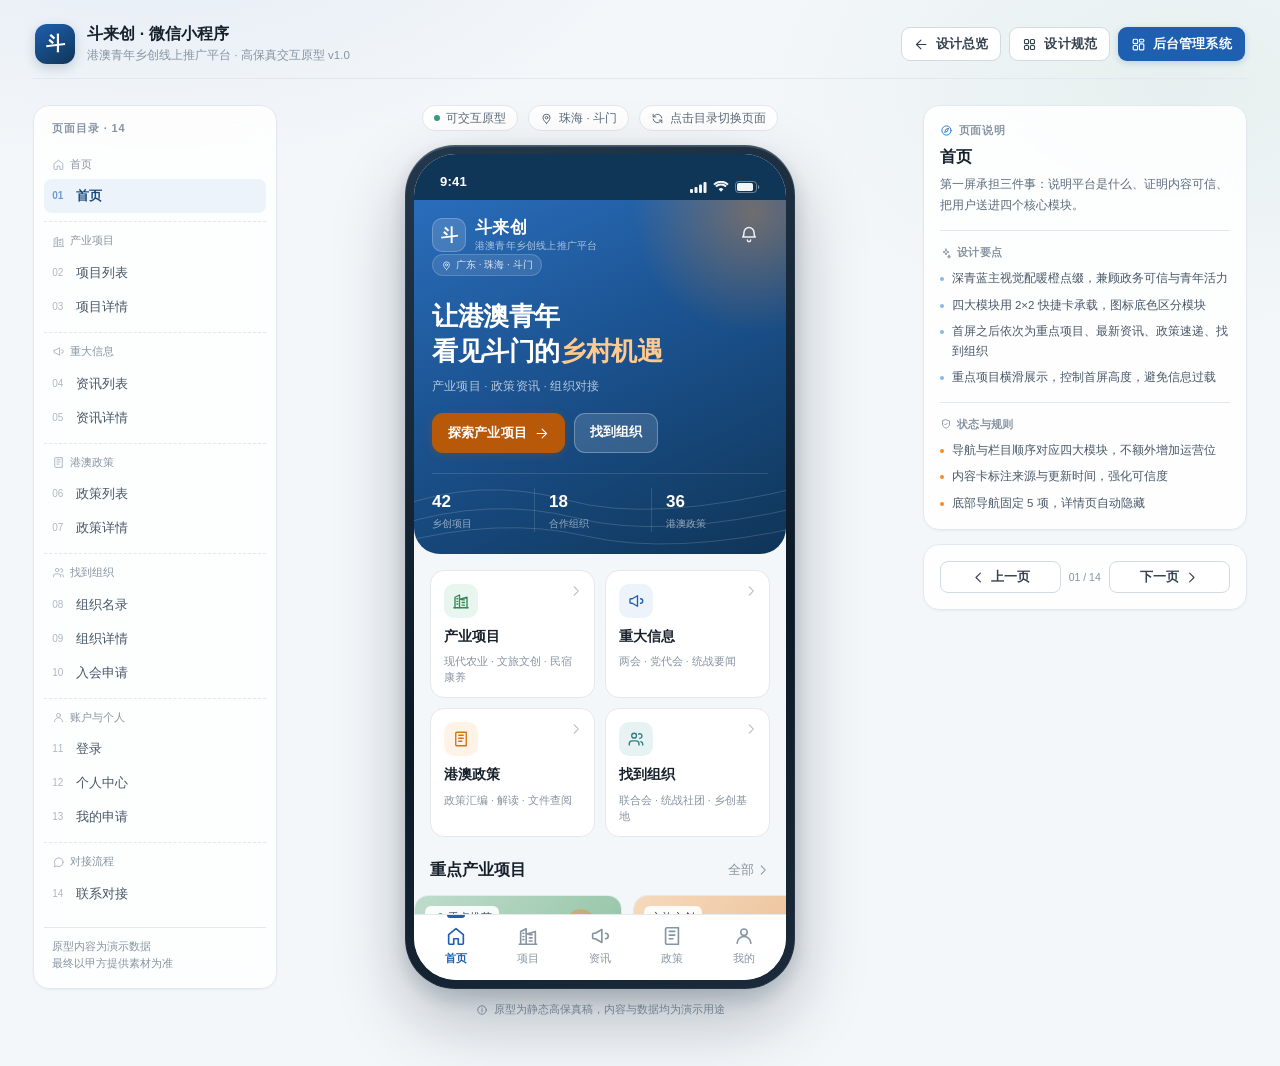
<file: miniprogram/index.html>
<!DOCTYPE html>
<html lang="zh-CN">
<head>
<meta charset="UTF-8">
<meta name="viewport" content="width=device-width, initial-scale=1.0">
<title>斗来创 · 微信小程序高保真原型</title>
<!--
  方向契约
  THESIS    一个让港澳青年看得懂、信得过、愿意迈出第一步的乡创入口；不是政务信息发布页。
  OWN-WORLD 湾区青蓝承载政务可信度，暖橙只用于"青年此刻可行动"的位置，生态绿归属乡创本身；
            水乡波纹是唯一装饰语言，出现在头图与图片占位里，不进入内容区。
  STORY     看见斗门 → 读懂机会 → 查清政策 → 找到组织 → 提交申请 → 等待反馈。
  FIRST VIEW 首屏一句话说明平台是什么，紧跟三个可点的内容入口与一条最新重大信息；
            不做轮播横幅、不做纯装饰大图。
  FORM      390×844 内容优先单列，底部四 Tab 固定；卡片圆角 16px，层级靠留白与 1px 描边而非重阴影。
-->
<link rel="stylesheet" href="../assets/css/tokens.css">
<link rel="stylesheet" href="../assets/css/base.css">
<link rel="stylesheet" href="../assets/css/miniprogram.css">
</head>
<body>
<div class="mp-page">
  <div class="mp-layout">

    <!-- ================= 顶部 ================= -->
    <header class="mp-shell-header">
      <div class="shell-brand">
        <div class="shell-mark">斗</div>
        <div>
          <h1>斗来创 · 微信小程序</h1>
          <p>港澳青年乡创线上推广平台 · 高保真交互原型 v1.0</p>
        </div>
      </div>
      <div class="shell-actions">
        <a class="btn btn-secondary" href="../index.html"><i data-icon="arrow-left"></i>设计总览</a>
        <a class="btn btn-secondary" href="../index.html#color"><i data-icon="grid"></i>设计规范</a>
        <a class="btn btn-primary" href="../admin/index.html"><i data-icon="dashboard"></i>后台管理系统</a>
      </div>
    </header>

    <!-- ================= 左侧页面目录 ================= -->
    <aside class="mp-rail" aria-label="页面目录">
      <p class="rail-title">页面目录 · 14</p>

      <div class="rail-group">
        <p class="rail-group-label"><i data-icon="home"></i>首页</p>
        <button class="rail-item active" data-go="home"><span class="idx">01</span>首页</button>
      </div>

      <div class="rail-group">
        <p class="rail-group-label"><i data-icon="building"></i>产业项目</p>
        <button class="rail-item" data-go="projects"><span class="idx">02</span>项目列表</button>
        <button class="rail-item" data-go="project-detail"><span class="idx">03</span>项目详情</button>
      </div>

      <div class="rail-group">
        <p class="rail-group-label"><i data-icon="megaphone"></i>重大信息</p>
        <button class="rail-item" data-go="news"><span class="idx">04</span>资讯列表</button>
        <button class="rail-item" data-go="news-detail"><span class="idx">05</span>资讯详情</button>
      </div>

      <div class="rail-group">
        <p class="rail-group-label"><i data-icon="document"></i>港澳政策</p>
        <button class="rail-item" data-go="policies"><span class="idx">06</span>政策列表</button>
        <button class="rail-item" data-go="policy-detail"><span class="idx">07</span>政策详情</button>
      </div>

      <div class="rail-group">
        <p class="rail-group-label"><i data-icon="users"></i>找到组织</p>
        <button class="rail-item" data-go="orgs"><span class="idx">08</span>组织名录</button>
        <button class="rail-item" data-go="org-detail"><span class="idx">09</span>组织详情</button>
        <button class="rail-item" data-go="apply"><span class="idx">10</span>入会申请</button>
      </div>

      <div class="rail-group">
        <p class="rail-group-label"><i data-icon="user"></i>账户与个人</p>
        <button class="rail-item" data-go="login"><span class="idx">11</span>登录</button>
        <button class="rail-item" data-go="profile"><span class="idx">12</span>个人中心</button>
        <button class="rail-item" data-go="applications"><span class="idx">13</span>我的申请</button>
      </div>

      <div class="rail-group">
        <p class="rail-group-label"><i data-icon="message"></i>对接流程</p>
        <button class="rail-item" data-go="contact"><span class="idx">14</span>联系对接</button>
      </div>

      <p class="rail-foot">原型内容为演示数据<br>最终以甲方提供素材为准</p>
    </aside>

    <!-- ================= 设备舞台 ================= -->
    <main class="mp-stage">
      <div class="stage-top">
        <span class="pill"><span class="dot"></span>可交互原型</span>
        <span class="pill"><i data-icon="pin"></i>珠海 · 斗门</span>
        <span class="pill"><i data-icon="refresh"></i>点击目录切换页面</span>
      </div>

      <div class="device status-blue" id="device">
        <div class="device-inner">
          <div class="statusbar">
            <span class="sb-time">9:41</span>
            <div class="sb-right">
              <svg width="17" height="11" viewBox="0 0 17 11" fill="currentColor" aria-hidden="true"><rect x="0" y="7" width="3" height="4" rx="1"/><rect x="4.5" y="5" width="3" height="6" rx="1"/><rect x="9" y="2.5" width="3" height="8.5" rx="1"/><rect x="13.5" y="0" width="3" height="11" rx="1"/></svg>
              <svg width="16" height="12" viewBox="0 0 16 12" fill="currentColor" aria-hidden="true"><path d="M8 10.8 5.6 8.2a3.4 3.4 0 0 1 4.8 0zM2.2 4.8a8.2 8.2 0 0 1 11.6 0l-1.4 1.5a6.2 6.2 0 0 0-8.8 0zM.3 2.9a11 11 0 0 1 15.4 0l-1.4 1.4a9 9 0 0 0-12.6 0z"/></svg>
              <svg width="25" height="12" viewBox="0 0 25 12" fill="none" aria-hidden="true"><rect x=".5" y=".5" width="21" height="11" rx="3" stroke="currentColor" opacity=".4"/><rect x="2" y="2" width="16" height="8" rx="1.8" fill="currentColor"/><path d="M23 4v4a2.2 2.2 0 0 0 0-4z" fill="currentColor" opacity=".5"/></svg>
            </div>
          </div>

          <div class="screen-host" id="screenHost">

            <!-- ============ 01 首页 ============ -->
            <section class="screen active" data-screen="home" aria-label="首页">
              <header class="home-hero">
                <div class="hero-brand">
                  <div class="hero-brand-left">
                    <div class="hero-mark">斗</div>
                    <div>
                      <strong>斗来创</strong>
                      <span>港澳青年乡创线上推广平台</span>
                    </div>
                  </div>
                  <button class="icon-btn light" aria-label="消息通知" data-toast="暂无新通知"><i data-icon="bell"></i></button>
                </div>
                <div class="hero-loc"><i data-icon="pin"></i>广东 · 珠海 · 斗门</div>
                <h1>让港澳青年<br>看见斗门的<em>乡村机遇</em></h1>
                <p class="hero-desc">产业项目 · 政策资讯 · 组织对接</p>
                <div class="hero-actions">
                  <button class="btn btn-accent" data-go="projects">探索产业项目<i data-icon="arrow-right"></i></button>
                  <button class="btn btn-glass" data-go="orgs">找到组织</button>
                </div>
                <div class="hero-stats">
                  <div class="stat"><strong>42</strong><span>乡创项目</span></div>
                  <div class="stat"><strong>18</strong><span>合作组织</span></div>
                  <div class="stat"><strong>36</strong><span>港澳政策</span></div>
                </div>
              </header>

              <div class="quick-grid">
                <article class="quick-card green" data-go="projects" role="button" tabindex="0">
                  <div class="q-icon"><i data-icon="building"></i></div>
                  <div class="q-title">产业项目</div>
                  <div class="q-desc">现代农业 · 文旅文创 · 民宿康养</div>
                  <i class="q-arrow" data-icon="chevron-right"></i>
                </article>
                <article class="quick-card blue" data-go="news" role="button" tabindex="0">
                  <div class="q-icon"><i data-icon="megaphone"></i></div>
                  <div class="q-title">重大信息</div>
                  <div class="q-desc">两会 · 党代会 · 统战要闻</div>
                  <i class="q-arrow" data-icon="chevron-right"></i>
                </article>
                <article class="quick-card orange" data-go="policies" role="button" tabindex="0">
                  <div class="q-icon"><i data-icon="document"></i></div>
                  <div class="q-title">港澳政策</div>
                  <div class="q-desc">政策汇编 · 解读 · 文件查阅</div>
                  <i class="q-arrow" data-icon="chevron-right"></i>
                </article>
                <article class="quick-card teal" data-go="orgs" role="button" tabindex="0">
                  <div class="q-icon"><i data-icon="users"></i></div>
                  <div class="q-title">找到组织</div>
                  <div class="q-desc">联合会 · 统战社团 · 乡创基地</div>
                  <i class="q-arrow" data-icon="chevron-right"></i>
                </article>
              </div>

              <div class="mp-body" style="padding-top:20px;">
                <section class="mp-section">
                  <div class="section-head">
                    <h3>重点产业项目</h3>
                    <button class="link-more" data-go="projects">全部 <i data-icon="chevron-right"></i></button>
                  </div>
                  <div class="hscroll">
                    <article class="project-mini" data-go="project-detail" role="button" tabindex="0">
                      <div class="pm-media media tone-green">
                        <span class="media-tag"><i data-icon="leaf"></i>重点推荐</span>
                      </div>
                      <div class="pm-body">
                        <h4>白蕉海鲈预制菜产业园</h4>
                        <p>现代农业 · 预制菜加工</p>
                        <div class="pm-foot">
                          <span class="pm-loc"><i data-icon="pin"></i>白蕉镇</span>
                          <span class="tag tag-green">招商中</span>
                        </div>
                      </div>
                    </article>
                    <article class="project-mini" data-go="project-detail" role="button" tabindex="0">
                      <div class="pm-media media tone-warm">
                        <span class="media-tag">文旅文创</span>
                      </div>
                      <div class="pm-body">
                        <h4>斗门旧街文创街区</h4>
                        <p>历史街区 · 文创零售</p>
                        <div class="pm-foot">
                          <span class="pm-loc"><i data-icon="pin"></i>斗门镇</span>
                          <span class="tag tag-blue">合作运营</span>
                        </div>
                      </div>
                    </article>
                    <article class="project-mini" data-go="project-detail" role="button" tabindex="0">
                      <div class="pm-media media tone-teal">
                        <span class="media-tag">民宿康养</span>
                      </div>
                      <div class="pm-body">
                        <h4>莲江村乡村民宿集群</h4>
                        <p>水乡民宿 · 研学基地</p>
                        <div class="pm-foot">
                          <span class="pm-loc"><i data-icon="pin"></i>莲洲镇</span>
                          <span class="tag tag-orange">招募中</span>
                        </div>
                      </div>
                    </article>
                  </div>
                </section>

                <section class="mp-section">
                  <div class="section-head">
                    <h3>最新资讯</h3>
                    <button class="link-more" data-go="news">更多 <i data-icon="chevron-right"></i></button>
                  </div>
                  <article class="news-row" data-go="news-detail" role="button" tabindex="0">
                    <div class="nr-body">
                      <div class="nr-meta"><span class="tag tag-blue">统战工作</span><span>2026-10-24</span></div>
                      <h4>区委统战部召开港澳青年乡创工作推进会</h4>
                      <div class="nr-meta"><span>斗门融媒</span><span>·</span><span>阅读 1,286</span></div>
                    </div>
                    <div class="nr-thumb media tone-blue"></div>
                  </article>
                  <article class="news-row" data-go="news-detail" role="button" tabindex="0">
                    <div class="nr-body">
                      <div class="nr-meta"><span class="tag tag-blue">两会</span><span>2026-10-22</span></div>
                      <h4>斗门区两会专题：以乡创为抓手推动乡村振兴</h4>
                      <div class="nr-meta"><span>斗门融媒</span><span>·</span><span>阅读 968</span></div>
                    </div>
                    <div class="nr-thumb media tone-green"></div>
                  </article>
                </section>

                <section class="mp-section">
                  <div class="section-head">
                    <h3>政策速递</h3>
                    <button class="link-more" data-go="policies">全部 <i data-icon="chevron-right"></i></button>
                  </div>
                  <article class="policy-item" data-go="policy-detail" role="button" tabindex="0">
                    <div class="pi-icon"><i data-icon="document"></i></div>
                    <div class="pi-body">
                      <h4>《珠海市斗门区支持港澳青年创新创业若干措施》</h4>
                      <div class="pi-meta"><span>区科技创新局</span><span>·</span><span>2026-10-18</span></div>
                    </div>
                  </article>
                  <article class="policy-item" data-go="policy-detail" role="button" tabindex="0">
                    <div class="pi-icon"><i data-icon="file"></i></div>
                    <div class="pi-body">
                      <h4>《港澳居民在斗门就业创业服务指南》</h4>
                      <div class="pi-meta"><span>区人力资源和社会保障局</span><span>·</span><span>2026-10-12</span></div>
                    </div>
                  </article>
                </section>
              </div>

              <button class="org-banner" data-go="orgs">
                <div class="ob-top"><i data-icon="users"></i>找到组织 · 融入湾区</div>
                <h4>加入斗门区港澳青年乡创联合会</h4>
                <p>与在地乡创伙伴建立联系，获取项目、政策与活动信息。</p>
                <span class="ob-btn">查看组织名录<i data-icon="arrow-right"></i></span>
              </button>

              <div style="height:24px;flex:none;"></div>
            </section>

            <!-- ============ 02 产业项目列表 ============ -->
            <section class="screen" data-screen="projects" aria-label="产业项目列表">
              <header class="mp-page-head">
                <div class="head-row">
                  <div>
                    <h2>产业项目</h2>
                    <p class="sub">发现斗门乡创资源，对接合作机会</p>
                  </div>
                  <button class="mp-head-action" data-toast="筛选面板：可按镇街、领域、合作方式筛选"><i data-icon="filter"></i>筛选</button>
                </div>
                <div class="mp-search" style="margin-top:12px;">
                  <i data-icon="search"></i>
                  <input type="search" placeholder="搜索项目名称、领域或镇街" aria-label="搜索项目">
                </div>
              </header>
              <div class="filter-bar">
                <button class="chip active">全部</button>
                <button class="chip">现代农业</button>
                <button class="chip">文旅文创</button>
                <button class="chip">预制菜</button>
                <button class="chip">民宿康养</button>
                <button class="chip">数字乡村</button>
              </div>
              <div class="mp-body">
                <div class="list-count"><span>共 <strong>42</strong> 个项目</span><span>按更新时间排序</span></div>

                <article class="feature-project" data-go="project-detail" role="button" tabindex="0">
                  <div class="fp-media media tone-green">
                    <span class="media-tag accent"><i data-icon="sparkles"></i>重点推荐</span>
                    <div class="fp-body">
                      <h4>白蕉海鲈预制菜产业园</h4>
                      <p>从养殖到预制菜，打造湾区海鲈全产业链合作平台</p>
                      <div class="fp-meta"><span><i data-icon="pin"></i>白蕉镇</span><span>·</span><span>现代农业</span><span>·</span><span>招商中</span></div>
                    </div>
                  </div>
                </article>

                <article class="project-card" data-go="project-detail" role="button" tabindex="0">
                  <div class="pc-media media tone-warm"></div>
                  <div class="pc-body">
                    <h4>斗门旧街文创街区</h4>
                    <div class="pc-tags"><span class="tag tag-blue">文旅文创</span><span class="tag tag-gray">合作运营</span></div>
                    <p class="pc-desc">依托百年骑楼老街，引入文创零售、非遗体验与青年共创空间。</p>
                    <div class="pc-foot">
                      <span class="pc-loc"><i data-icon="pin"></i>斗门镇</span>
                      <span class="pc-go">查看详情<i data-icon="chevron-right"></i></span>
                    </div>
                  </div>
                </article>

                <article class="project-card" data-go="project-detail" role="button" tabindex="0">
                  <div class="pc-media media tone-teal"></div>
                  <div class="pc-body">
                    <h4>莲江村乡村民宿集群</h4>
                    <div class="pc-tags"><span class="tag tag-green">民宿康养</span><span class="tag tag-gray">招募中</span></div>
                    <p class="pc-desc">水乡院落改造与运营，配套研学、骑行与农事体验业态。</p>
                    <div class="pc-foot">
                      <span class="pc-loc"><i data-icon="pin"></i>莲洲镇</span>
                      <span class="pc-go">查看详情<i data-icon="chevron-right"></i></span>
                    </div>
                  </div>
                </article>

                <article class="project-card" data-go="project-detail" role="button" tabindex="0">
                  <div class="pc-media media tone-blue"></div>
                  <div class="pc-body">
                    <h4>接霞庄数字乡创基地</h4>
                    <div class="pc-tags"><span class="tag tag-blue">数字乡村</span><span class="tag tag-gray">合资合作</span></div>
                    <p class="pc-desc">古村落数字化展示、青年影像创作与乡村内容孵化空间。</p>
                    <div class="pc-foot">
                      <span class="pc-loc"><i data-icon="pin"></i>斗门镇</span>
                      <span class="pc-go">查看详情<i data-icon="chevron-right"></i></span>
                    </div>
                  </div>
                </article>

                <article class="project-card" data-go="project-detail" role="button" tabindex="0">
                  <div class="pc-media media tone-green"></div>
                  <div class="pc-body">
                    <h4>黄杨山生态茶园</h4>
                    <div class="pc-tags"><span class="tag tag-green">现代农业</span><span class="tag tag-gray">品牌共建</span></div>
                    <p class="pc-desc">高山生态茶园与茶文化体验，寻求品牌联名与渠道合作。</p>
                    <div class="pc-foot">
                      <span class="pc-loc"><i data-icon="pin"></i>斗门镇</span>
                      <span class="pc-go">查看详情<i data-icon="chevron-right"></i></span>
                    </div>
                  </div>
                </article>

                <button class="btn btn-secondary btn-block" data-toast="已加载更多项目">加载更多</button>
              </div>
            </section>

            <!-- ============ 03 产业项目详情 ============ -->
            <section class="screen" data-screen="project-detail" aria-label="产业项目详情">
              <div class="detail-hero media tone-green">
                <div class="dh-overlay"></div>
                <button class="dh-back" data-back aria-label="返回"><i data-icon="chevron-left"></i></button>
                <button class="dh-share" aria-label="分享" data-toast="已调起微信分享"><i data-icon="share"></i></button>
                <span class="media-tag accent dh-badge"><i data-icon="sparkles"></i>重点推荐</span>
              </div>
              <div class="detail-body">
                <div>
                  <h1 class="detail-title">白蕉海鲈预制菜产业园</h1>
                  <div class="detail-tags" style="margin-top:9px;">
                    <span class="tag tag-green tag-lg">现代农业</span>
                    <span class="tag tag-blue tag-lg">预制菜</span>
                    <span class="tag tag-orange tag-lg">招商中</span>
                  </div>
                  <div class="detail-meta" style="margin-top:10px;">
                    <span><i data-icon="pin"></i>珠海市斗门区白蕉镇</span>
                    <span><i data-icon="clock"></i>更新于 2026-10-22</span>
                  </div>
                </div>

                <div class="info-grid">
                  <div class="info-cell"><div class="ic-label">所属镇街</div><div class="ic-value">白蕉镇</div></div>
                  <div class="info-cell"><div class="ic-label">项目类型</div><div class="ic-value">现代农业</div></div>
                  <div class="info-cell"><div class="ic-label">合作方式</div><div class="ic-value">合资合作</div></div>
                  <div class="info-cell"><div class="ic-label">项目状态</div><div class="ic-value" style="color:var(--green-600)">招商中</div></div>
                </div>

                <div class="content-block">
                  <h4>项目简介</h4>
                  <p>白蕉镇是"中国海鲈之乡"，拥有从种苗、养殖到加工、冷链的完整产业链。园区规划建设标准化预制菜加工区、冷链仓储与产品研发中心，面向港澳青年创业者开放合作。</p>
                  <p>项目重点引入品牌策划、食品研发、跨境电商与青年主理人团队，共同开发适合港澳及海外市场的海鲈预制菜产品。</p>
                </div>

                <div class="content-block">
                  <h4>项目亮点</h4>
                  <ul class="cb-list">
                    <li><i data-icon="check-circle"></i><span>依托国家地理标志产品"白蕉海鲈"，原料供应稳定。</span></li>
                    <li><i data-icon="check-circle"></i><span>园区提供标准化厂房、冷链仓储与检测认证支持。</span></li>
                    <li><i data-icon="check-circle"></i><span>对接港澳渠道资源，支持跨境电商与品牌联名。</span></li>
                  </ul>
                </div>

                <div class="content-block">
                  <h4>图文展示</h4>
                  <div class="media-grid">
                    <div class="mg-item media tone-green"></div>
                    <div class="mg-item media tone-blue"></div>
                    <div class="mg-item media tone-warm"></div>
                  </div>
                </div>

                <div class="contact-locked">
                  <div class="cl-icon"><i data-icon="lock"></i></div>
                  <div class="cl-body">
                    <h5>联系方式登录后可见</h5>
                    <p>登录后可查看联系人并发起对接申请</p>
                  </div>
                  <button class="btn btn-primary btn-sm" data-go="login">去登录</button>
                </div>
              </div>

              <div class="action-bar">
                <button class="ab-icon" data-toast="已收藏该项目"><i data-icon="heart"></i>收藏</button>
                <button class="ab-icon" data-toast="已复制项目链接"><i data-icon="share"></i>分享</button>
                <button class="btn btn-primary" data-go="contact">联系对接</button>
              </div>
            </section>

            <!-- ============ 04 重大信息列表 ============ -->
            <section class="screen" data-screen="news" aria-label="重大信息列表">
              <header class="mp-page-head">
                <div class="head-row">
                  <div>
                    <h2>重大信息</h2>
                    <p class="sub">两会 · 党代会 · 区委区政府 · 统战工作</p>
                  </div>
                  <button class="mp-head-action" data-toast="已开启资讯订阅"><i data-icon="bell"></i>订阅</button>
                </div>
                <div class="mp-search" style="margin-top:12px;">
                  <i data-icon="search"></i>
                  <input type="search" placeholder="搜索资讯标题或关键词" aria-label="搜索资讯">
                </div>
                <div class="mp-tabs">
                  <button class="mp-tab active">全部</button>
                  <button class="mp-tab">两会</button>
                  <button class="mp-tab">党代会</button>
                  <button class="mp-tab">区委区政府</button>
                  <button class="mp-tab">统战工作</button>
                </div>
              </header>
              <div class="mp-body">
                <article class="feature-project" data-go="news-detail" role="button" tabindex="0">
                  <div class="fp-media media tone-blue" style="height:148px;">
                    <span class="media-tag">要闻</span>
                    <div class="fp-body">
                      <h4>区委统战部召开港澳青年乡创工作推进会</h4>
                      <p>聚焦项目对接、政策落地与组织服务</p>
                      <div class="fp-meta"><span>斗门融媒</span><span>·</span><span>2026-10-24</span></div>
                    </div>
                  </div>
                </article>

                <article class="news-row" data-go="news-detail" role="button" tabindex="0">
                  <div class="nr-body">
                    <div class="nr-meta"><span class="tag tag-blue">两会</span><span>2026-10-22</span></div>
                    <h4>斗门区两会专题：以乡创为抓手推动乡村振兴</h4>
                    <div class="nr-meta"><span>斗门融媒</span><span>·</span><span>阅读 968</span></div>
                  </div>
                  <div class="nr-thumb media tone-green"></div>
                </article>

                <article class="news-row" data-go="news-detail" role="button" tabindex="0">
                  <div class="nr-body">
                    <div class="nr-meta"><span class="tag tag-blue">统战工作</span><span>2026-10-21</span></div>
                    <h4>港澳青年走进莲洲镇开展乡创研学交流</h4>
                    <div class="nr-meta"><span>斗门融媒</span><span>·</span><span>阅读 742</span></div>
                  </div>
                  <div class="nr-thumb media tone-teal"></div>
                </article>

                <article class="news-row" data-go="news-detail" role="button" tabindex="0">
                  <div class="nr-body">
                    <div class="nr-meta"><span class="tag tag-blue">区委区政府</span><span>2026-10-20</span></div>
                    <h4>区政府常务会议部署文旅融合与乡创空间建设</h4>
                    <div class="nr-meta"><span>斗门融媒</span><span>·</span><span>阅读 1,104</span></div>
                  </div>
                  <div class="nr-thumb media tone-warm"></div>
                </article>

                <article class="news-row" data-go="news-detail" role="button" tabindex="0">
                  <div class="nr-body">
                    <div class="nr-meta"><span class="tag tag-blue">党代会</span><span>2026-10-18</span></div>
                    <h4>区党代会报告解读：构建城乡融合发展新格局</h4>
                    <div class="nr-meta"><span>斗门融媒</span><span>·</span><span>阅读 1,532</span></div>
                  </div>
                  <div class="nr-thumb media tone-blue"></div>
                </article>

                <button class="btn btn-secondary btn-block" data-toast="已加载更多资讯">加载更多</button>
              </div>
            </section>

            <!-- ============ 05 重大信息详情 ============ -->
            <section class="screen" data-screen="news-detail" aria-label="重大信息详情">
              <nav class="detail-nav">
                <button class="dn-back" data-back aria-label="返回"><i data-icon="chevron-left"></i></button>
                <span class="dn-title">重大信息</span>
                <div class="dn-actions">
                  <button aria-label="收藏" data-toast="已收藏该资讯"><i data-icon="star"></i></button>
                  <button aria-label="分享" data-toast="已调起微信分享"><i data-icon="share"></i></button>
                </div>
              </nav>
              <div class="article-head">
                <h1>区委统战部召开港澳青年乡创工作推进会</h1>
                <div class="article-meta">
                  <span class="am-source">斗门融媒</span>
                  <span>2026-10-24 15:30</span>
                  <span>阅读 1,286</span>
                </div>
              </div>
              <div class="article-body">
                <p class="lead">10月24日，区委统战部召开港澳青年乡创工作推进会，围绕项目对接、政策落地、组织服务等重点事项进行研究部署。</p>
                <p>会议指出，要充分发挥斗门乡创资源优势，持续完善"斗来创"平台功能，让港澳青年更便捷地了解斗门、走进斗门、扎根斗门。</p>
                <figure class="article-figure">
                  <div class="af-media media tone-blue"></div>
                  <figcaption>会议现场 · 斗门区融媒体中心</figcaption>
                </figure>
                <p>会议强调，要健全项目对接机制，梳理形成乡创项目清单，推动港澳青年团队与在地项目精准匹配；要优化政策服务，做好港澳青年在斗门就业创业的政策解读与申报指引。</p>
                <h3>完善组织服务，建立常态化联系</h3>
                <p>会议要求，依托区内联合会、统战社团和乡创基地，建立港澳青年常态化联系机制，定期开展研学交流、项目路演和创业辅导活动。</p>
                <p>下一步，平台将持续更新产业项目、重大信息与港澳政策内容，并开通线上入会申请与联系对接服务。</p>
              </div>
              <div class="article-source">
                <strong>来源：</strong>珠海市斗门区融媒体中心<br>
                <strong>责任编辑：</strong>李明 · 内容经甲方终审后发布
              </div>
              <div style="height:24px;flex:none;"></div>
            </section>

            <!-- ============ 06 港澳政策列表 ============ -->
            <section class="screen" data-screen="policies" aria-label="港澳政策列表">
              <header class="mp-page-head">
                <div class="head-row">
                  <div>
                    <h2>港澳政策</h2>
                    <p class="sub">扶持政策汇编 · 解读 · 文件查阅</p>
                  </div>
                  <button class="mp-head-action" data-toast="政策订阅已开启"><i data-icon="bell"></i>订阅</button>
                </div>
                <div class="mp-search" style="margin-top:12px;">
                  <i data-icon="search"></i>
                  <input type="search" placeholder="搜索政策名称、发文机关" aria-label="搜索政策">
                </div>
                <div class="mp-tabs">
                  <button class="mp-tab active">政策汇编</button>
                  <button class="mp-tab">政策解读</button>
                  <button class="mp-tab">文件查阅</button>
                </div>
              </header>
              <div class="mp-body">
                <div class="notice">
                  <i data-icon="info"></i>
                  <span>政策文件以官方发布为准。平台提供汇编与解读，具体申报以主管部门要求为准。</span>
                </div>

                <article class="policy-item" data-go="policy-detail" role="button" tabindex="0" style="border-color:#F3D9BE;background:linear-gradient(180deg,#FFF9F2,#fff);">
                  <div class="pi-icon" style="background:#FDEBD7;"><i data-icon="sparkles"></i></div>
                  <div class="pi-body">
                    <div style="display:flex;align-items:center;gap:6px;margin-bottom:4px;">
                      <span class="tag tag-orange">最新</span>
                      <span class="tag tag-gray">政策汇编</span>
                    </div>
                    <h4>《珠海市斗门区支持港澳青年创新创业若干措施》</h4>
                    <div class="pi-meta"><span>区科技创新局</span><span>·</span><span>2026-10-18</span><span>·</span><span>阅读 2,104</span></div>
                  </div>
                </article>

                <article class="policy-item" data-go="policy-detail" role="button" tabindex="0">
                  <div class="pi-icon"><i data-icon="document"></i></div>
                  <div class="pi-body">
                    <h4>《港澳居民在斗门就业创业服务指南》</h4>
                    <div class="pi-meta"><span class="tag tag-green">就业创业</span><span>区人社局</span><span>2026-10-12</span></div>
                  </div>
                </article>

                <article class="policy-item" data-go="policy-detail" role="button" tabindex="0">
                  <div class="pi-icon"><i data-icon="file"></i></div>
                  <div class="pi-body">
                    <h4>《斗门区乡村振兴产业扶持资金管理办法》</h4>
                    <div class="pi-meta"><span class="tag tag-blue">资金扶持</span><span>区农业农村局</span><span>2026-10-08</span></div>
                  </div>
                </article>

                <article class="policy-item" data-go="policy-detail" role="button" tabindex="0">
                  <div class="pi-icon"><i data-icon="document"></i></div>
                  <div class="pi-body">
                    <h4>《港澳青年乡创项目申报指引（2026）》</h4>
                    <div class="pi-meta"><span class="tag tag-green">申报指引</span><span>区委统战部</span><span>2026-09-28</span></div>
                  </div>
                </article>

                <article class="policy-item" data-go="policy-detail" role="button" tabindex="0">
                  <div class="pi-icon"><i data-icon="file"></i></div>
                  <div class="pi-body">
                    <h4>《珠海市人才住房保障实施办法》</h4>
                    <div class="pi-meta"><span class="tag tag-blue">住房保障</span><span>市住房城乡建设局</span><span>2026-09-20</span></div>
                  </div>
                </article>

                <button class="btn btn-secondary btn-block" data-toast="已加载更多政策">加载更多</button>
              </div>
            </section>

            <!-- ============ 07 政策详情 ============ -->
            <section class="screen" data-screen="policy-detail" aria-label="港澳政策详情">
              <nav class="detail-nav">
                <button class="dn-back" data-back aria-label="返回"><i data-icon="chevron-left"></i></button>
                <span class="dn-title">港澳政策</span>
                <div class="dn-actions">
                  <button aria-label="收藏" data-toast="已收藏该政策"><i data-icon="star"></i></button>
                  <button aria-label="分享" data-toast="已调起微信分享"><i data-icon="share"></i></button>
                </div>
              </nav>
              <header class="policy-hero">
                <div class="ph-label"><i data-icon="document"></i>政策汇编 · 珠海市斗门区</div>
                <h1>珠海市斗门区支持港澳青年创新创业若干措施</h1>
                <div class="ph-tags">
                  <span class="tag">就业创业</span>
                  <span class="tag">资金扶持</span>
                  <span class="tag">2026年</span>
                </div>
              </header>
              <div class="detail-body">
                <div class="doc-meta">
                  <div class="dm-row"><span class="dm-label">文号</span><span class="dm-value">斗府办〔2026〕18号</span></div>
                  <div class="dm-row"><span class="dm-label">发布日期</span><span class="dm-value">2026-10-18</span></div>
                  <div class="dm-row"><span class="dm-label">实施日期</span><span class="dm-value">2026-11-01</span></div>
                  <div class="dm-row"><span class="dm-label">适用对象</span><span class="dm-value">港澳青年、港澳乡创主体</span></div>
                  <div class="dm-row"><span class="dm-label">来源</span><span class="dm-value">珠海市斗门区人民政府</span></div>
                </div>

                <div class="policy-points">
                  <h5><i data-icon="sparkles"></i>政策要点</h5>
                  <ul>
                    <li>港澳青年创办企业可申请最高 30 万元创业资助。</li>
                    <li>入驻乡创基地的项目，前两年租金按 50% 给予补贴。</li>
                    <li>符合条件的港澳青年可申请人才住房与生活补贴。</li>
                  </ul>
                </div>

                <div class="policy-article">
                  <div class="pa-head">
                    <h2>珠海市斗门区支持港澳青年<br>创新创业若干措施</h2>
                    <p>斗府办〔2026〕18号</p>
                  </div>
                  <div class="pa-body">
                    <p><span class="clause">第一条</span> 为支持港澳青年来斗门创新创业，融入粤港澳大湾区发展，结合本区实际，制定本措施。</p>
                    <p><span class="clause">第二条</span> 本措施适用于在斗门区依法登记注册、由港澳青年创办或实际参与经营的企业、个体工商户及乡创项目。</p>
                    <p><span class="clause">第三条</span> 对符合条件的港澳青年创业项目，经评审给予最高 30 万元的创业资助，分阶段拨付。</p>
                    <p><span class="clause">第四条</span> 对入驻区级乡创基地的港澳青年项目，前两年按租金 50% 给予补贴，单个项目每年最高 5 万元。</p>
                    <p><span class="clause">第五条</span> 支持港澳青年参加乡创培训、研学交流与项目路演，按规定给予活动费用支持。</p>
                  </div>
                </div>

                <div>
                  <div class="mini-head">
                    <h3>政策文件</h3>
                    <span class="count">共 2 个附件</span>
                  </div>
                  <div class="attach-list">
                    <button class="attach-item" data-toast="文件下载需登录后操作">
                      <div class="ai-icon"><i data-icon="file"></i></div>
                      <div class="ai-body"><h5>斗府办〔2026〕18号 全文.pdf</h5><p>PDF · 1.2 MB</p></div>
                      <div class="ai-dl"><i data-icon="download"></i></div>
                    </button>
                    <button class="attach-item" data-toast="文件下载需登录后操作">
                      <div class="ai-icon"><i data-icon="file"></i></div>
                      <div class="ai-body"><h5>政策申报材料清单.docx</h5><p>DOCX · 86 KB</p></div>
                      <div class="ai-dl"><i data-icon="download"></i></div>
                    </button>
                  </div>
                </div>

                <div class="notice notice-warn">
                  <i data-icon="alert"></i>
                  <span>本页面内容为演示数据。正式政策文本、文号及申报条件以主管部门官方发布为准。</span>
                </div>
              </div>
              <div class="action-bar">
                <button class="ab-icon" data-toast="已收藏该政策"><i data-icon="star"></i>收藏</button>
                <button class="btn btn-primary" data-toast="文件下载需登录后操作"><i data-icon="download"></i>下载文件</button>
              </div>
            </section>

            <!-- ============ 08 组织名录 ============ -->
            <section class="screen" data-screen="orgs" aria-label="找到组织">
              <nav class="detail-nav">
                <button class="dn-back" data-back aria-label="返回"><i data-icon="chevron-left"></i></button>
                <span class="dn-title">找到组织</span>
                <div class="dn-actions">
                  <button aria-label="我的申请" data-go="applications"><i data-icon="clipboard"></i></button>
                </div>
              </nav>
              <div class="mp-body" style="gap:14px;">
                <div class="org-banner" style="margin:0;">
                  <div class="ob-top"><i data-icon="users"></i>联结港澳青年与斗门乡创组织</div>
                  <h4>找到适合你的组织</h4>
                  <p>浏览联合会、统战社团、乡创基地与行业协会，在线提交入会申请。</p>
                  <button class="ob-btn" data-go="applications">我的申请<i data-icon="arrow-right"></i></button>
                </div>

                <div class="mp-search">
                  <i data-icon="search"></i>
                  <input type="search" placeholder="搜索组织名称" aria-label="搜索组织">
                </div>

                <div class="chips">
                  <button class="chip active">全部</button>
                  <button class="chip">联合会</button>
                  <button class="chip">统战社团</button>
                  <button class="chip">乡创基地</button>
                  <button class="chip">行业协会</button>
                </div>

                <article class="org-card" data-go="org-detail" role="button" tabindex="0">
                  <div class="org-logo">港</div>
                  <div class="oc-body">
                    <h4>斗门区港澳青年乡创联合会</h4>
                    <p class="oc-desc">联系服务港澳青年乡创主体，开展项目对接、研学交流与创业辅导。</p>
                    <div class="oc-foot">
                      <div class="oc-stats"><span><strong>128</strong> 成员</span><span><strong>16</strong> 场活动</span></div>
                      <span class="tag tag-green">可申请入会</span>
                    </div>
                  </div>
                </article>

                <article class="org-card" data-go="org-detail" role="button" tabindex="0">
                  <div class="org-logo blue">新</div>
                  <div class="oc-body">
                    <h4>斗门区新的社会阶层人士联谊会</h4>
                    <p class="oc-desc">团结新的社会阶层人士，搭建交流合作与建言献策平台。</p>
                    <div class="oc-foot">
                      <div class="oc-stats"><span><strong>86</strong> 成员</span><span><strong>12</strong> 场活动</span></div>
                      <span class="tag tag-green">可申请入会</span>
                    </div>
                  </div>
                </article>

                <article class="org-card" data-go="org-detail" role="button" tabindex="0">
                  <div class="org-logo teal">莲</div>
                  <div class="oc-body">
                    <h4>莲洲镇乡村振兴促进会</h4>
                    <p class="oc-desc">汇聚乡村运营、民宿、研学等主体，推动莲洲镇乡村产业发展。</p>
                    <div class="oc-foot">
                      <div class="oc-stats"><span><strong>64</strong> 成员</span><span><strong>9</strong> 场活动</span></div>
                      <span class="tag tag-green">可申请入会</span>
                    </div>
                  </div>
                </article>

                <article class="org-card" data-go="org-detail" role="button" tabindex="0">
                  <div class="org-logo orange">青</div>
                  <div class="oc-body">
                    <h4>斗门区青年企业家协会</h4>
                    <p class="oc-desc">服务青年企业家成长，促进企业间资源对接与协同发展。</p>
                    <div class="oc-foot">
                      <div class="oc-stats"><span><strong>152</strong> 成员</span><span><strong>21</strong> 场活动</span></div>
                      <span class="tag tag-gray">需推荐入会</span>
                    </div>
                  </div>
                </article>
              </div>
            </section>

            <!-- ============ 09 组织详情 ============ -->
            <section class="screen" data-screen="org-detail" aria-label="组织详情">
              <nav class="detail-nav">
                <button class="dn-back" data-back aria-label="返回"><i data-icon="chevron-left"></i></button>
                <span class="dn-title">组织详情</span>
                <div class="dn-actions">
                  <button aria-label="分享" data-toast="已调起微信分享"><i data-icon="share"></i></button>
                </div>
              </nav>
              <header class="org-hero">
                <div class="oh-top">
                  <div class="org-logo">港</div>
                  <div>
                    <h1>斗门区港澳青年乡创联合会</h1>
                    <div class="oh-tags">
                      <span class="tag">联合会</span>
                      <span class="tag">港澳青年</span>
                      <span class="tag">乡创服务</span>
                    </div>
                  </div>
                </div>
                <div class="oh-stats">
                  <div><strong>128</strong><span>在册成员</span></div>
                  <div><strong>16</strong><span>年度活动</span></div>
                  <div><strong>2021</strong><span>成立年份</span></div>
                </div>
              </header>
              <div class="detail-body">
                <div class="content-block">
                  <h4>组织简介</h4>
                  <p>斗门区港澳青年乡创联合会由区内乡创主体、港澳青年代表及相关服务机构自愿组成，致力于搭建港澳青年了解斗门、对接项目、融入湾区的服务平台。</p>
                </div>
                <div class="content-block">
                  <h4>主要职责</h4>
                  <ul class="cb-list">
                    <li><i data-icon="check-circle"></i><span>开展乡创项目对接、路演与资源链接。</span></li>
                    <li><i data-icon="check-circle"></i><span>组织港澳青年研学交流、创业培训活动。</span></li>
                    <li><i data-icon="check-circle"></i><span>协助会员了解港澳政策与申报流程。</span></li>
                  </ul>
                </div>
                <div class="content-block">
                  <h4>近期活动</h4>
                  <div class="act-list">
                    <div class="act-item">
                      <div class="act-thumb media tone-green"></div>
                      <div>
                        <h5>港澳青年乡创研学营 · 莲洲站</h5>
                        <p>2026-10-21 · 莲江村</p>
                      </div>
                    </div>
                    <div class="act-item">
                      <div class="act-thumb media tone-warm"></div>
                      <div>
                        <h5>乡创项目路演与资本对接会</h5>
                        <p>2026-09-28 · 斗门旧街</p>
                      </div>
                    </div>
                  </div>
                </div>
                <div class="contact-locked">
                  <div class="cl-icon"><i data-icon="phone"></i></div>
                  <div class="cl-body">
                    <h5>联系方式登录后可见</h5>
                    <p>入会申请提交后由组织工作人员联系</p>
                  </div>
                  <button class="btn btn-secondary btn-sm" data-go="login">登录</button>
                </div>
                <div class="notice notice-green">
                  <i data-icon="shield"></i>
                  <span>入会申请信息仅用于资格审核，平台与组织将严格保密。</span>
                </div>
              </div>
              <div class="action-bar">
                <button class="ab-icon" data-toast="已收藏该组织"><i data-icon="star"></i>收藏</button>
                <button class="btn btn-green" data-go="apply"><i data-icon="user-check"></i>申请入会</button>
              </div>
            </section>

            <!-- ============ 10 入会申请 ============ -->
            <section class="screen" data-screen="apply" aria-label="入会申请">
              <nav class="detail-nav">
                <button class="dn-back" data-back aria-label="返回"><i data-icon="chevron-left"></i></button>
                <span class="dn-title">入会申请</span>
                <div class="dn-actions">
                  <button aria-label="入会须知" data-toast="入会须知：请如实填写信息，审核周期约 5 个工作日"><i data-icon="info"></i></button>
                </div>
              </nav>
              <div class="stepper">
                <div class="step done"><span class="s-dot"><i data-icon="check"></i></span><span class="s-label">基本信息</span></div>
                <div class="step active"><span class="s-dot">2</span><span class="s-label">申请信息</span></div>
                <div class="step"><span class="s-dot">3</span><span class="s-label">确认提交</span></div>
              </div>
              <div class="mp-body" style="gap:14px;">
                <div class="summary-card">
                  <div class="sc-avatar">陈</div>
                  <div class="sc-body">
                    <h5>陈晓琳 · 香港</h5>
                    <p>港澳居民来往内地通行证 · 已填写</p>
                  </div>
                  <button class="sc-edit" data-toast="返回上一步修改基本信息">修改</button>
                </div>

                <div class="form-section">
                  <div class="form-section-title"><i data-icon="users"></i>申请信息<span class="opt">带 * 为必填</span></div>

                  <div class="mp-field">
                    <label>申请组织 <span class="req">*</span></label>
                    <select class="mp-select" aria-label="申请组织">
                      <option>斗门区港澳青年乡创联合会</option>
                      <option>斗门区新的社会阶层人士联谊会</option>
                      <option>莲洲镇乡村振兴促进会</option>
                    </select>
                  </div>

                  <div class="mp-field">
                    <label>申请理由 <span class="req">*</span></label>
                    <textarea class="mp-textarea" maxlength="300" placeholder="请简要说明您对乡创领域的兴趣、经历与期望">希望参与斗门乡创项目对接，结合自身在品牌设计方面的经验，为乡村文旅项目提供支持。</textarea>
                    <span class="counter">78 / 300</span>
                  </div>

                  <div class="mp-field">
                    <label>相关经历</label>
                    <textarea class="mp-textarea" style="min-height:70px;" placeholder="可填写工作、创业、志愿服务或社团经历（选填）"></textarea>
                  </div>

                  <div class="mp-field">
                    <label>证明材料</label>
                    <button class="upload-box" data-toast="演示环境暂不支持上传">
                      <i data-icon="upload"></i>
                      <span>上传身份证明或推荐材料</span>
                      <span style="font-size:9px;color:var(--ink-300);">支持 JPG / PDF，单个不超过 5MB</span>
                    </button>
                  </div>
                </div>

                <div class="privacy-note">
                  <i data-icon="shield"></i>
                  <span>您提交的个人信息仅用于入会资格审核，不会用于其他用途。审核周期约 5 个工作日，结果可在"我的申请"中查看。</span>
                </div>

                <label class="check" style="padding:0 2px;">
                  <input type="checkbox" checked>
                  <span>我已阅读并同意《入会须知》与《个人信息保护说明》</span>
                </label>
              </div>
              <div class="action-bar">
                <button class="btn btn-secondary" data-toast="已返回上一步">上一步</button>
                <button class="btn btn-primary" data-toast="申请已提交，等待初审">提交申请</button>
              </div>
            </section>

            <!-- ============ 11 登录 ============ -->
            <section class="screen" data-screen="login" aria-label="登录">
              <div class="login-screen">
                <div class="login-brand">
                  <div class="hero-mark">斗</div>
                  <div>
                    <strong>斗来创</strong>
                    <span>港澳青年乡创线上推广平台</span>
                  </div>
                </div>
                <h2>登录后<br>开启乡创对接</h2>
                <p class="login-sub">使用微信一键登录，即可联系项目、申请入会并查看申请进度。</p>

                <div class="login-perks">
                  <div class="login-perk"><span class="lp-icon"><i data-icon="message"></i></span>查看项目联系方式，发起对接申请</div>
                  <div class="login-perk"><span class="lp-icon"><i data-icon="user-check"></i></span>在线提交入会申请，跟踪审核进度</div>
                  <div class="login-perk"><span class="lp-icon"><i data-icon="star"></i></span>收藏项目、资讯与政策，随时回看</div>
                </div>

                <div class="login-actions">
                  <button class="btn-wechat" data-go="profile" data-toast="登录成功，欢迎回来">
                    <i data-icon="wechat"></i>微信一键登录
                  </button>
                  <button class="login-skip" data-go="home">暂不登录，先逛逛</button>
                  <p class="login-agree">登录即表示同意 <a href="#" data-toast="打开《用户协议》">《用户协议》</a> 与 <a href="#" data-toast="打开《隐私政策》">《隐私政策》</a></p>
                </div>
              </div>
            </section>

            <!-- ============ 12 个人中心 ============ -->
            <section class="screen" data-screen="profile" aria-label="个人中心">
              <header class="profile-hero">
                <div class="ph-top">
                  <span>个人中心</span>
                  <button class="icon-btn light" aria-label="设置" data-toast="设置中心"><i data-icon="settings"></i></button>
                </div>
                <div class="profile-main">
                  <div class="profile-avatar">陈</div>
                  <div>
                    <h2>陈晓琳</h2>
                    <div class="pm-sub">
                      <span class="tag">港澳青年</span>
                      <span class="tag">已实名</span>
                    </div>
                  </div>
                  <button class="pm-edit" aria-label="编辑资料" data-toast="编辑个人资料"><i data-icon="edit"></i></button>
                </div>
                <div class="profile-stats">
                  <div><strong>2</strong><span>我的申请</span></div>
                  <div><strong>6</strong><span>我的收藏</span></div>
                  <div><strong>18</strong><span>浏览记录</span></div>
                </div>
              </header>

              <div class="mp-body" style="gap:16px;">
                <div>
                  <p class="menu-group-title">我的服务</p>
                  <div class="menu-group">
                    <button class="menu-item" data-go="applications">
                      <span class="mi-icon"><i data-icon="clipboard"></i></span>
                      <span class="mi-label">入会申请记录</span>
                      <span class="mi-value">1 条审核中</span>
                      <i class="mi-arrow" data-icon="chevron-right"></i>
                    </button>
                    <button class="menu-item" data-toast="收藏夹：项目 3 · 资讯 2 · 政策 1">
                      <span class="mi-icon orange"><i data-icon="star"></i></span>
                      <span class="mi-label">我的收藏</span>
                      <span class="mi-value">6</span>
                      <i class="mi-arrow" data-icon="chevron-right"></i>
                    </button>
                    <button class="menu-item" data-toast="暂无对接记录">
                      <span class="mi-icon green"><i data-icon="message"></i></span>
                      <span class="mi-label">联系对接记录</span>
                      <span class="mi-value">0</span>
                      <i class="mi-arrow" data-icon="chevron-right"></i>
                    </button>
                    <button class="menu-item" data-go="orgs">
                      <span class="mi-icon green"><i data-icon="users"></i></span>
                      <span class="mi-label">找到组织</span>
                      <span class="mi-value">18 个组织</span>
                      <i class="mi-arrow" data-icon="chevron-right"></i>
                    </button>
                  </div>
                </div>

                <div>
                  <p class="menu-group-title">设置与帮助</p>
                  <div class="menu-group">
                    <button class="menu-item" data-toast="打开《隐私政策》">
                      <span class="mi-icon gray"><i data-icon="shield"></i></span>
                      <span class="mi-label">隐私政策</span>
                      <i class="mi-arrow" data-icon="chevron-right"></i>
                    </button>
                    <button class="menu-item" data-toast="打开《用户协议》">
                      <span class="mi-icon gray"><i data-icon="file"></i></span>
                      <span class="mi-label">用户协议</span>
                      <i class="mi-arrow" data-icon="chevron-right"></i>
                    </button>
                    <button class="menu-item" data-toast="意见反馈已打开">
                      <span class="mi-icon gray"><i data-icon="message"></i></span>
                      <span class="mi-label">意见反馈</span>
                      <i class="mi-arrow" data-icon="chevron-right"></i>
                    </button>
                    <button class="menu-item" data-toast="斗来创 v1.0.0 · 演示原型">
                      <span class="mi-icon gray"><i data-icon="info"></i></span>
                      <span class="mi-label">关于平台</span>
                      <span class="mi-value">v1.0.0</span>
                      <i class="mi-arrow" data-icon="chevron-right"></i>
                    </button>
                  </div>
                </div>

                <p style="text-align:center;font-size:10px;color:var(--ink-300);line-height:1.7;">
                  主办：中共珠海市斗门区委统一战线工作部<br>
                  承办：珠海市斗门区融媒体中心
                </p>
              </div>
            </section>

            <!-- ============ 13 我的申请 ============ -->
            <section class="screen" data-screen="applications" aria-label="我的申请">
              <nav class="detail-nav">
                <button class="dn-back" data-back aria-label="返回"><i data-icon="chevron-left"></i></button>
                <span class="dn-title">我的申请</span>
                <div class="dn-actions">
                  <button aria-label="帮助" data-toast="审核周期约 5 个工作日"><i data-icon="info"></i></button>
                </div>
              </nav>
              <div class="mp-page-head" style="padding-top:6px;">
                <div class="mp-tabs" style="margin-top:0;">
                  <button class="mp-tab active">全部 <span class="count">2</span></button>
                  <button class="mp-tab">审核中 <span class="count">1</span></button>
                  <button class="mp-tab">已通过</button>
                  <button class="mp-tab">未通过</button>
                </div>
              </div>
              <div class="mp-body">
                <article class="app-card">
                  <div class="app-top">
                    <div>
                      <h4>斗门区港澳青年乡创联合会</h4>
                      <p class="app-no">APP-20261018-001</p>
                    </div>
                    <span class="status status-pending">审核中</span>
                  </div>
                  <div class="app-org">
                    <div class="org-logo" style="width:24px;height:24px;border-radius:7px;font-size:10px;">港</div>
                    <span>提交于 2026-10-18 10:20</span>
                  </div>
                  <div class="app-timeline">
                    <div class="tl-item done"><span class="tl-dot"></span><div class="tl-body"><h5>已提交申请</h5><p>2026-10-18 10:20</p></div></div>
                    <div class="tl-item current"><span class="tl-dot"></span><div class="tl-body"><h5>平台初审中</h5><p>工作人员将在 5 个工作日内完成初审</p></div></div>
                    <div class="tl-item pending"><span class="tl-dot"></span><div class="tl-body"><h5>甲方终审</h5><p>初审通过后进入终审环节</p></div></div>
                    <div class="tl-item pending"><span class="tl-dot"></span><div class="tl-body"><h5>结果通知</h5><p>通过后将收到微信服务通知</p></div></div>
                  </div>
                </article>

                <article class="app-card">
                  <div class="app-top">
                    <div>
                      <h4>斗门区青年企业家协会</h4>
                      <p class="app-no">APP-20260926-004</p>
                    </div>
                    <span class="status status-approved">已通过</span>
                  </div>
                  <div class="app-org">
                    <div class="org-logo orange" style="width:24px;height:24px;border-radius:7px;font-size:10px;">青</div>
                    <span>通过于 2026-09-30 16:45</span>
                  </div>
                  <div class="app-timeline">
                    <div class="tl-item done"><span class="tl-dot"></span><div class="tl-body"><h5>已提交申请</h5><p>2026-09-26 09:12</p></div></div>
                    <div class="tl-item done"><span class="tl-dot"></span><div class="tl-body"><h5>平台初审通过</h5><p>2026-09-28 11:30</p></div></div>
                    <div class="tl-item done"><span class="tl-dot"></span><div class="tl-body"><h5>甲方终审通过</h5><p>2026-09-30 16:45</p></div></div>
                    <div class="tl-item done"><span class="tl-dot"></span><div class="tl-body"><h5>已加入组织</h5><p>请联系组织获取会员服务</p></div></div>
                  </div>
                </article>

                <div class="notice">
                  <i data-icon="info"></i>
                  <span>如需修改或撤销申请，请联系平台工作人员。审核结果以最终通知为准。</span>
                </div>
              </div>
            </section>

            <!-- ============ 14 联系对接 ============ -->
            <section class="screen" data-screen="contact" aria-label="联系对接">
              <nav class="detail-nav">
                <button class="dn-back" data-back aria-label="返回"><i data-icon="chevron-left"></i></button>
                <span class="dn-title">联系对接</span>
                <div class="dn-actions">
                  <button aria-label="对接说明" data-toast="提交后由平台工作人员协助对接"><i data-icon="info"></i></button>
                </div>
              </nav>
              <div class="mp-body" style="gap:14px;">
                <div class="contact-summary">
                  <div class="cs-media media tone-green"></div>
                  <div class="cs-body">
                    <h4>白蕉海鲈预制菜产业园</h4>
                    <p>现代农业 · 白蕉镇 · 招商中</p>
                  </div>
                  <span class="tag tag-green" style="align-self:flex-start;">对接中</span>
                </div>

                <div class="form-section">
                  <div class="form-section-title"><i data-icon="message"></i>对接信息</div>

                  <div class="mp-field">
                    <label>对接方式 <span class="req">*</span></label>
                    <div class="radio-row">
                      <label class="radio-pill"><input type="radio" name="way" checked><span>电话沟通</span></label>
                      <label class="radio-pill"><input type="radio" name="way"><span>微信沟通</span></label>
                      <label class="radio-pill"><input type="radio" name="way"><span>线下拜访</span></label>
                    </div>
                  </div>

                  <div class="mp-field">
                    <label>期望对接时间</label>
                    <select class="mp-select" aria-label="期望对接时间">
                      <option>工作日内尽快安排</option>
                      <option>本周内</option>
                      <option>下周</option>
                      <option>时间可协商</option>
                    </select>
                  </div>

                  <div class="mp-field">
                    <label>联系电话 <span class="req">*</span></label>
                    <input class="mp-input" type="tel" value="+852 9*** 8126" aria-label="联系电话">
                    <span class="hint">用于工作人员与您确认对接安排，不会对外公开。</span>
                  </div>

                  <div class="mp-field">
                    <label>留言说明</label>
                    <textarea class="mp-textarea" maxlength="200" placeholder="请简要说明您的合作意向、团队背景或希望了解的信息">我们是一支专注食品品牌设计的香港青年团队，希望了解园区入驻条件与品牌合作方式。</textarea>
                    <span class="counter">42 / 200</span>
                  </div>
                </div>

                <div class="privacy-note">
                  <i data-icon="shield"></i>
                  <span>提交后，平台工作人员将在 1—2 个工作日内与您联系。您的个人信息仅用于本次对接，不会用于其他用途。</span>
                </div>

                <div class="notice notice-neutral">
                  <i data-icon="info"></i>
                  <span>对接服务不收取任何费用。请勿在留言中填写银行卡、密码等敏感信息。</span>
                </div>
              </div>
              <div class="action-bar">
                <button class="btn btn-primary btn-block" data-toast="对接申请已提交，工作人员将尽快联系您"><i data-icon="send"></i>提交对接申请</button>
              </div>
            </section>

          </div><!-- /screen-host -->

          <!-- ============ 底部导航 ============ -->
          <nav class="tabbar" id="tabbar" aria-label="主导航">
            <button class="tab-item active" data-go="home"><i data-icon="home"></i><span>首页</span></button>
            <button class="tab-item" data-go="projects"><i data-icon="building"></i><span>项目</span></button>
            <button class="tab-item" data-go="news"><i data-icon="megaphone"></i><span>资讯</span></button>
            <button class="tab-item" data-go="policies"><i data-icon="document"></i><span>政策</span></button>
            <button class="tab-item" data-go="profile"><i data-icon="user"></i><span>我的</span></button>
          </nav>

          <div class="mp-toast hidden" id="toast" role="status"></div>
        </div>
      </div>

      <p class="stage-caption"><i data-icon="info"></i>原型为静态高保真稿，内容与数据均为演示用途</p>
    </main>

    <!-- ================= 右侧说明 ================= -->
    <aside class="mp-notes" id="notes" aria-label="页面说明">
      <div class="notes-card">
        <div class="notes-eyebrow"><i data-icon="compass"></i>页面说明</div>
        <h2 class="notes-title" id="notesTitle">首页</h2>
        <p class="notes-desc" id="notesDesc"></p>
        <div class="notes-block">
          <h5><i data-icon="sparkles"></i>设计要点</h5>
          <ul class="notes-list" id="notesPoints"></ul>
        </div>
        <div class="notes-block">
          <h5><i data-icon="shield"></i>状态与规则</h5>
          <ul class="notes-list notes-rules" id="notesRules"></ul>
        </div>
      </div>
      <div class="notes-card">
        <div class="notes-nav">
          <button class="btn btn-secondary btn-sm" id="prevScreen"><i data-icon="chevron-left"></i>上一页</button>
          <span class="notes-counter" id="notesCounter">01 / 14</span>
          <button class="btn btn-secondary btn-sm" id="nextScreen">下一页<i data-icon="chevron-right"></i></button>
        </div>
      </div>
    </aside>

  </div>
</div>

<script src="../assets/js/icons.js"></script>
<script src="../assets/js/miniprogram.js"></script>
</body>
</html>
</file>
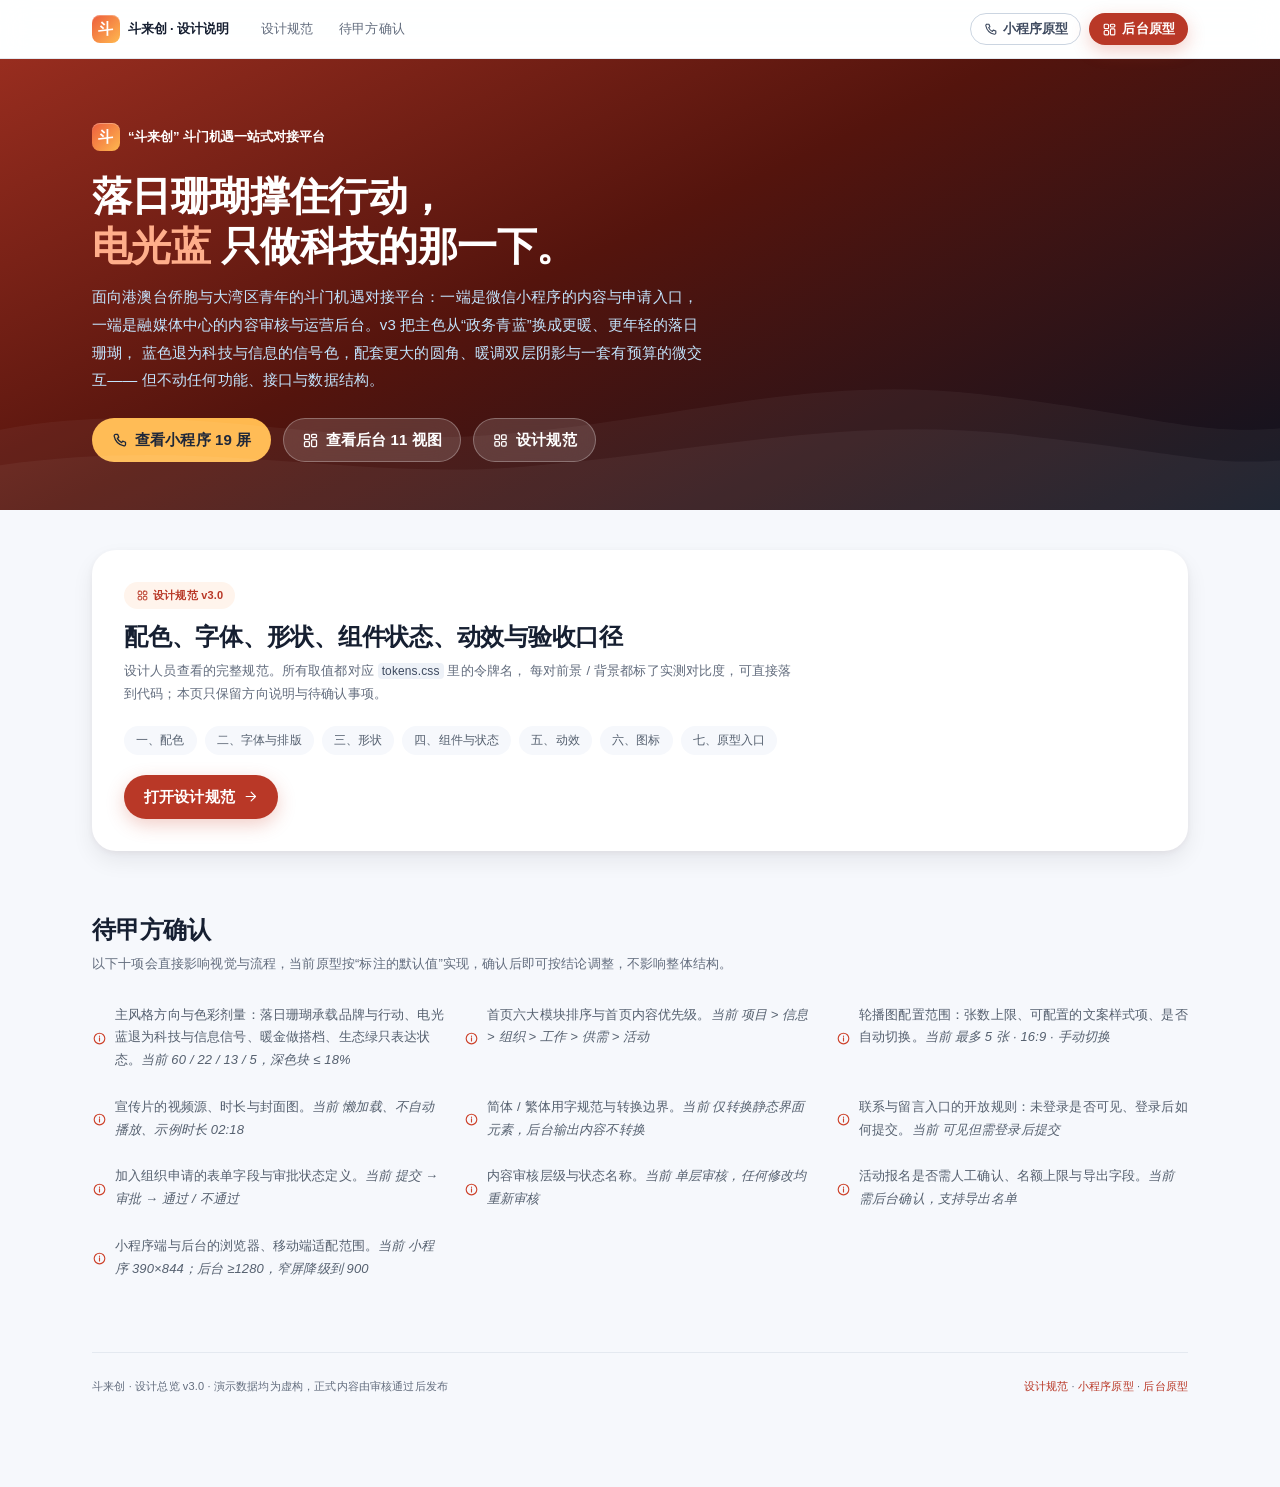
<file: src/index.html>
<!DOCTYPE html>
<html lang="zh-CN">
<head>
<meta charset="UTF-8">
<meta name="viewport" content="width=device-width, initial-scale=1">
<title>斗来创 · 设计说明</title>
<!--
  方向契约（两端源码头部写有同一份，是所有页面的取舍依据）
  THESIS    一个让大湾区青年看得懂、信得过、愿意迈出第一步的斗门机遇入口；不是政务信息发布页。
  OWN-WORLD 落日珊瑚（#CE442D→#FFB94F）承担全部“青年此刻可行动”的位置，电光蓝（#0E66C8→#3B9CF6）
            退为科技与信息的信号色，暖金做珊瑚的搭档，生态绿只表达状态；
            水乡波纹是唯一装饰语言，只出现在头图与图片占位里，不进入内容区。
  STORY     看见斗门 → 找到项目 → 找到信息 → 找到组织 → 找到工作 → 找到供需 → 找到活动 → 留下联系方式。
  FIRST VIEW 首屏用可配置轮播图说明平台是什么，紧跟一条“今日在发生”实况条、两张主入口大卡与四个次级入口；
            轮播文案与样式由后台配置，宣传片懒加载、不自动播放。
  FORM      小程序 390×844 内容优先单列；后台深青蓝侧栏 + 浅底工作区，状态先于装饰。
  SCOPE     小程序 19 屏（六大模块 + 账户与对接流程）、后台 11 视图；内容审核为单层。
  RULES     只动 transform / opacity；动效一律走 --dur-* 与 --ease-*；prefers-reduced-motion 降到 120ms 纯淡入。
-->
<link rel="stylesheet" href="assets/css/tokens.css">
<link rel="stylesheet" href="assets/css/base.css">
<link rel="stylesheet" href="assets/css/overview.css">
</head>
<body>
<nav class="ov-nav">
  <div class="ov-nav-inner">
    <a class="ov-brand" href="index.html">
      <span class="ov-mark">斗</span>
      <strong>斗来创 · 设计说明</strong>
    </a>
    <div class="ov-nav-links">
      <a class="ov-nav-link" href="design/index.html">设计规范</a>
      <a class="ov-nav-link" href="#confirm">待甲方确认</a>
    </div>
    <div class="ov-nav-actions">
      <a class="btn btn-secondary btn-sm" href="miniprogram/index.html"><i data-icon="phone"></i>小程序原型</a>
      <a class="btn btn-primary btn-sm" href="admin/index.html"><i data-icon="dashboard"></i>后台原型</a>
    </div>
  </div>
</nav>

<header class="ov-hero">
  <div class="ov-hero-inner">
    <div class="ov-brand">
      <span class="ov-mark">斗</span>
      <strong style="color:var(--on-dark)">“斗来创” 斗门机遇一站式对接平台</strong>
    </div>
    <h1>落日珊瑚撑住行动，<br><em>电光蓝</em> 只做科技的那一下。</h1>
    <p class="ov-hero-desc">
      面向港澳台侨胞与大湾区青年的斗门机遇对接平台：一端是微信小程序的内容与申请入口，
      一端是融媒体中心的内容审核与运营后台。v3 把主色从“政务青蓝”换成更暖、更年轻的落日珊瑚，
      蓝色退为科技与信息的信号色，配套更大的圆角、暖调双层阴影与一套有预算的微交互——
      但不动任何功能、接口与数据结构。
    </p>
    <div class="ov-hero-actions">
      <a class="btn btn-accent" href="miniprogram/index.html"><i data-icon="phone"></i>查看小程序 19 屏</a>
      <a class="btn btn-glass" href="admin/index.html"><i data-icon="dashboard"></i>查看后台 11 视图</a>
      <a class="btn btn-glass" href="design/index.html"><i data-icon="grid"></i>设计规范</a>
    </div>
  </div>
</header>

<main class="ov-page">

  <section class="ov-section ov-lead" id="design-ref">
    <div class="ref-card">
      <div class="ref-head">
        <span class="ref-badge"><i data-icon="grid"></i>设计规范 v3.0</span>
        <h2>配色、字体、形状、组件状态、动效与验收口径</h2>
        <p>
          设计人员查看的完整规范。所有取值都对应 <code>tokens.css</code> 里的令牌名，
          每对前景 / 背景都标了实测对比度，可直接落到代码；本页只保留方向说明与待确认事项。
        </p>
      </div>
      <nav class="ref-toc" aria-label="设计规范目录">
        <a class="ref-chip" href="design/index.html#palette">一、配色</a>
        <a class="ref-chip" href="design/index.html#type">二、字体与排版</a>
        <a class="ref-chip" href="design/index.html#shape">三、形状</a>
        <a class="ref-chip" href="design/index.html#comp">四、组件与状态</a>
        <a class="ref-chip" href="design/index.html#motion">五、动效</a>
        <a class="ref-chip" href="design/index.html#icons">六、图标</a>
        <a class="ref-chip" href="design/index.html#pages">七、原型入口</a>
      </nav>
      <a class="ref-go" href="design/index.html">打开设计规范<i data-icon="arrow-right"></i></a>
    </div>
  </section>

  <section class="ov-section" id="confirm">
    <div class="ov-section-head">
      <h2>待甲方确认</h2>
      <p>以下十项会直接影响视觉与流程，当前原型按“标注的默认值”实现，确认后即可按结论调整，不影响整体结构。</p>
    </div>
    <div class="confirm-list">
      <div class="confirm-item"><i data-icon="info"></i><span>主风格方向与色彩剂量：落日珊瑚承载品牌与行动、电光蓝退为科技与信息信号、暖金做搭档、生态绿只表达状态。<em>当前 60 / 22 / 13 / 5，深色块 ≤ 18%</em></span></div>
      <div class="confirm-item"><i data-icon="info"></i><span>首页六大模块排序与首页内容优先级。<em>当前 项目 &gt; 信息 &gt; 组织 &gt; 工作 &gt; 供需 &gt; 活动</em></span></div>
      <div class="confirm-item"><i data-icon="info"></i><span>轮播图配置范围：张数上限、可配置的文案样式项、是否自动切换。<em>当前 最多 5 张 · 16:9 · 手动切换</em></span></div>
      <div class="confirm-item"><i data-icon="info"></i><span>宣传片的视频源、时长与封面图。<em>当前 懒加载、不自动播放、示例时长 02:18</em></span></div>
      <div class="confirm-item"><i data-icon="info"></i><span>简体 / 繁体用字规范与转换边界。<em>当前 仅转换静态界面元素，后台输出内容不转换</em></span></div>
      <div class="confirm-item"><i data-icon="info"></i><span>联系与留言入口的开放规则：未登录是否可见、登录后如何提交。<em>当前 可见但需登录后提交</em></span></div>
      <div class="confirm-item"><i data-icon="info"></i><span>加入组织申请的表单字段与审批状态定义。<em>当前 提交 → 审批 → 通过 / 不通过</em></span></div>
      <div class="confirm-item"><i data-icon="info"></i><span>内容审核层级与状态名称。<em>当前 单层审核，任何修改均重新审核</em></span></div>
      <div class="confirm-item"><i data-icon="info"></i><span>活动报名是否需人工确认、名额上限与导出字段。<em>当前 需后台确认，支持导出名单</em></span></div>
      <div class="confirm-item"><i data-icon="info"></i><span>小程序端与后台的浏览器、移动端适配范围。<em>当前 小程序 390×844；后台 ≥1280，窄屏降级到 900</em></span></div>
    </div>
  </section>

  <footer class="ov-foot">
    <span>斗来创 · 设计总览 v3.0 · 演示数据均为虚构，正式内容由审核通过后发布</span>
    <span><a class="link" href="design/index.html">设计规范</a> · <a class="link" href="miniprogram/index.html">小程序原型</a> · <a class="link" href="admin/index.html">后台原型</a></span>
  </footer>
</main>

<script src="assets/js/icons.js"></script>
</body>
</html>
</file>
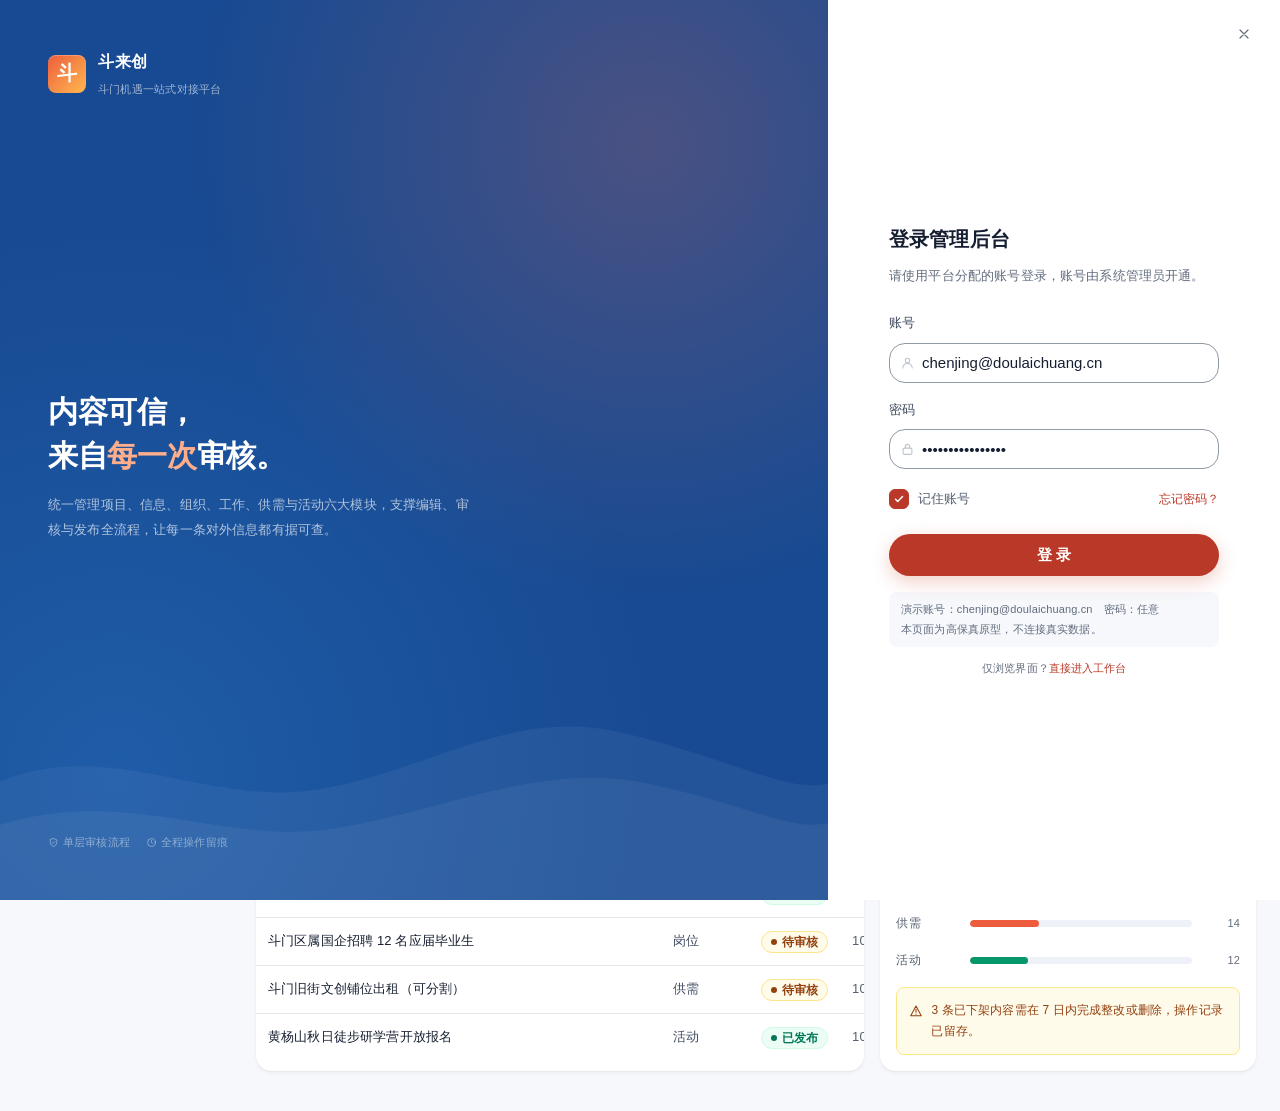
<file: src/admin/index.html>
<!DOCTYPE html>
<html lang="zh-CN">
<head>
<meta charset="UTF-8">
<meta name="viewport" content="width=device-width, initial-scale=1.0">
<title>斗来创 · 后台管理系统原型</title>
<!--
  方向契约
  THESIS    融媒体中心每天要用的一张工作台：知道今天该审什么、谁在等回复、哪条报名待确认。
  OWN-WORLD 深青蓝侧栏建立政务专业感，浅底工作区把注意力留给数据与状态；
            状态色是本端唯一的情绪来源，暖橙只标注"等你处理"。
  STORY     登录 → 看待办 → 编辑内容 → 提交审核 → 审核（通过/不通过） → 发布 → 留痕。
  FIRST VIEW 工作台首屏给出四组数字、今日待办队列与最近发布；不做装饰性图表墙。
  FORM      232px 固定侧栏 + 流式内容区；表格密度高、留白克制；所有操作有明确结果反馈。
  SCOPE     内容（项目·信息·岗位·供需·活动）、轮播图、活动与报名、入会申请、组织名录、
            账号与角色、操作记录，共 11 个视图。审核为单层，任何修改均重新审核。
-->
<link rel="stylesheet" href="../assets/css/tokens.css">
<link rel="stylesheet" href="../assets/css/base.css">
<link rel="stylesheet" href="../assets/css/admin.css">
</head>
<body>

<div class="admin-shell">

  <!-- ================= 侧边栏 ================= -->
  <aside class="admin-sidebar">
    <div class="as-brand">
      <div class="as-mark">斗</div>
      <div class="as-brand-text">
        <strong>斗来创</strong>
        <span>内容管理后台</span>
      </div>
    </div>

    <div class="as-scroll">
      <div class="as-group">
        <p class="as-group-label">概览</p>
        <button class="as-item active" data-view="dashboard"><i data-icon="dashboard"></i><span>工作台</span></button>
      </div>

      <div class="as-group">
        <p class="as-group-label">内容运营</p>
        <button class="as-item" data-view="contents"><i data-icon="list"></i><span>内容管理</span></button>
        <button class="as-item" data-view="review"><i data-icon="user-check"></i><span>审核管理</span><span class="as-count">12</span></button>
        <button class="as-item" data-view="carousel"><i data-icon="image"></i><span>轮播图管理</span></button>
      </div>

      <div class="as-group">
        <p class="as-group-label">活动与报名</p>
        <button class="as-item" data-view="activities"><i data-icon="calendar"></i><span>活动管理</span></button>
        <button class="as-item" data-view="signups"><i data-icon="clipboard"></i><span>报名信息</span><span class="as-count">23</span></button>
      </div>

      <div class="as-group">
        <p class="as-group-label">会员与组织</p>
        <button class="as-item" data-view="members"><i data-icon="users"></i><span>入会申请</span><span class="as-count">7</span></button>
        <button class="as-item" data-view="orgs"><i data-icon="building2"></i><span>组织名录</span></button>
      </div>

      <div class="as-group">
        <p class="as-group-label">系统</p>
        <button class="as-item" data-view="accounts"><i data-icon="shield"></i><span>账号与角色</span></button>
        <button class="as-item" data-view="logs"><i data-icon="clock"></i><span>操作记录</span></button>
      </div>
    </div>

    <div class="as-foot">
      <button class="as-user" data-logout>
        <div class="as-avatar">陈</div>
        <div class="as-user-text">
          <strong>陈静</strong>
          <span>内容管理员</span>
        </div>
      </button>
    </div>
  </aside>

  <!-- ================= 主区 ================= -->
  <div class="admin-main">

    <header class="admin-topbar">
      <div class="tb-crumb">
        <span>斗来创后台</span>
        <i data-icon="chevron-right"></i>
        <strong id="crumb">工作台</strong>
      </div>
      <div class="tb-search">
        <i data-icon="search"></i>
        <input type="search" placeholder="搜索内容、申请人、组织" aria-label="全局搜索">
      </div>
      <div class="tb-actions">
        <a class="tb-btn" href="../miniprogram/index.html" title="查看小程序原型"><i data-icon="external"></i></a>
        <a class="tb-btn" href="../index.html" title="设计总览"><i data-icon="grid"></i></a>
        <button class="tb-btn" title="通知" data-toast="3 条待处理通知"><i data-icon="bell"></i><span class="tb-dot"></span></button>
        <span class="tb-sep"></span>
        <button class="tb-account" data-toast="账号设置">
          <span class="avatar">陈</span>
          <span class="tb-account-text"><strong>陈静</strong><span>内容管理员</span></span>
          <i data-icon="chevron-down"></i>
        </button>
      </div>
    </header>

    <div class="admin-content">

      <!-- ============ 工作台 ============ -->
      <section class="view active" data-view="dashboard" data-title="工作台">
        <div class="page-head">
          <div>
            <h1>工作台</h1>
            <p>2026 年 10 月 24 日 · 星期五 · 今日有 12 条内容待审核、23 条报名待确认</p>
          </div>
          <div class="page-head-actions">
            <button class="btn btn-secondary" data-toast="已导出本月数据（示例）"><i data-icon="download"></i>导出数据</button>
            <button class="btn btn-primary" data-view="editor"><i data-icon="plus"></i>新建内容</button>
          </div>
        </div>

        <div class="admin-note info" style="margin-bottom:16px;">
          <i data-icon="info"></i>
          <span>内容审核为单层流程：编辑提交 → 审核 → 通过 / 不通过。通过后由系统自动发布，不通过退回编辑；任何修改都会重新进入审核队列，全流程留痕可追溯。</span>
        </div>

        <div class="kpi-grid">
          <div class="kpi">
            <div class="kpi-label"><i data-icon="clock"></i>待审核内容</div>
            <div class="kpi-value">12<small>条</small></div>
            <div class="kpi-foot"><span class="kpi-delta up"><i data-icon="arrow-up"></i>3</span><span>较昨日</span></div>
          </div>
          <div class="kpi">
            <div class="kpi-label"><i data-icon="check-circle"></i>本月已发布</div>
            <div class="kpi-value">48<small>条</small></div>
            <div class="kpi-foot"><span class="kpi-delta up"><i data-icon="arrow-up"></i>12%</span><span>较上月</span></div>
          </div>
          <div class="kpi">
            <div class="kpi-label"><i data-icon="calendar"></i>待确认报名</div>
            <div class="kpi-value">23<small>人</small></div>
            <div class="kpi-foot"><span class="kpi-delta up"><i data-icon="arrow-up"></i>9</span><span>较上周</span></div>
          </div>
          <div class="kpi">
            <div class="kpi-label"><i data-icon="chart"></i>小程序访问</div>
            <div class="kpi-value">8,642<small>次</small></div>
            <div class="kpi-foot"><span class="kpi-delta up"><i data-icon="arrow-up"></i>18%</span><span>近 7 日</span></div>
          </div>
        </div>

        <div class="grid-2" style="margin-bottom:14px;">
          <div class="panel">
            <div class="panel-head">
              <div>
                <h3>内容发布趋势</h3>
                <p>近 7 日 · 单位：条</p>
              </div>
              <div class="legend">
                <span class="legend-item"><span class="legend-dot" style="background:var(--blue-600)"></span>已发布</span>
                <span class="legend-item"><span class="legend-dot" style="background:var(--coral-500)"></span>待审核</span>
              </div>
            </div>
            <div class="panel-body">
              <div class="bar-chart">
                <div class="bar-col">
                  <div class="bar-stack">
                    <div class="bar b-orange" style="height:18px"></div>
                    <div class="bar b-blue" style="height:63px"></div>
                  </div>
                  <span class="bar-label">10/18</span>
                </div>
                <div class="bar-col">
                  <div class="bar-stack">
                    <div class="bar b-orange" style="height:12px"></div>
                    <div class="bar b-blue" style="height:45px"></div>
                  </div>
                  <span class="bar-label">10/19</span>
                </div>
                <div class="bar-col">
                  <div class="bar-stack">
                    <div class="bar b-orange" style="height:24px"></div>
                    <div class="bar b-blue" style="height:82px"></div>
                  </div>
                  <span class="bar-label">10/20</span>
                </div>
                <div class="bar-col">
                  <div class="bar-stack">
                    <div class="bar b-orange" style="height:14px"></div>
                    <div class="bar b-blue" style="height:57px"></div>
                  </div>
                  <span class="bar-label">10/21</span>
                </div>
                <div class="bar-col">
                  <div class="bar-stack">
                    <div class="bar b-orange" style="height:21px"></div>
                    <div class="bar b-blue" style="height:93px"></div>
                  </div>
                  <span class="bar-label">10/22</span>
                </div>
                <div class="bar-col">
                  <div class="bar-stack">
                    <div class="bar b-orange" style="height:33px"></div>
                    <div class="bar b-blue" style="height:72px"></div>
                  </div>
                  <span class="bar-label">10/23</span>
                </div>
                <div class="bar-col">
                  <div class="bar-stack">
                    <div class="bar b-orange" style="height:27px"></div>
                    <div class="bar b-blue" style="height:105px"></div>
                  </div>
                  <span class="bar-label">10/24</span>
                </div>
              </div>
            </div>
          </div>

          <div class="panel">
            <div class="panel-head">
              <h3>待办事项</h3>
              <button class="panel-link" data-view="review">全部 <i data-icon="chevron-right"></i></button>
            </div>
            <div class="panel-body flush">
              <div class="todo-list">
                <button class="todo-row" data-view="review">
                  <span class="todo-icon orange"><i data-icon="clock"></i></span>
                  <span class="todo-body"><h4>内容待审核</h4><p>单层审核，需在 1 个工作日内处理</p></span>
                  <span class="todo-num">12</span>
                </button>
                <button class="todo-row" data-view="signups">
                  <span class="todo-icon blue"><i data-icon="calendar"></i></span>
                  <span class="todo-body"><h4>活动报名待确认</h4><p>活动开始前需完成确认与通知</p></span>
                  <span class="todo-num">23</span>
                </button>
                <button class="todo-row" data-view="members">
                  <span class="todo-icon green"><i data-icon="users"></i></span>
                  <span class="todo-body"><h4>入会申请待审批</h4><p>审批周期约 5 个工作日</p></span>
                  <span class="todo-num">7</span>
                </button>
                <button class="todo-row" data-view="orgs">
                  <span class="todo-icon red"><i data-icon="alert"></i></span>
                  <span class="todo-body"><h4>组织信息待更新</h4><p>联系方式与成员数需核对</p></span>
                  <span class="todo-num">2</span>
                </button>
              </div>
            </div>
          </div>
        </div>

        <div class="grid-2">
          <div class="panel">
            <div class="panel-head">
              <h3>最近发布</h3>
              <button class="panel-link" data-view="contents">内容管理 <i data-icon="chevron-right"></i></button>
            </div>
            <div class="panel-body flush">
              <table class="dt">
                <thead>
                  <tr>
                    <th>标题</th>
                    <th style="width:88px;">类型</th>
                    <th style="width:78px;">状态</th>
                    <th style="width:96px;">发布时间</th>
                  </tr>
                </thead>
                <tbody>
                  <tr>
                    <td class="t-title">白蕉海鲈预制菜产业园招商启动</td>
                    <td>产业项目</td>
                    <td><span class="status status-published">已发布</span></td>
                    <td class="t-num">10-24 09:12</td>
                  </tr>
                  <tr>
                    <td class="t-title">大湾区青年创新创业工作推进会召开</td>
                    <td>信息</td>
                    <td><span class="status status-published">已发布</span></td>
                    <td class="t-num">10-24 08:40</td>
                  </tr>
                  <tr>
                    <td class="t-title">斗门区属国企招聘 12 名应届毕业生</td>
                    <td>岗位</td>
                    <td><span class="status status-pending">待审核</span></td>
                    <td class="t-num">10-23 11:18</td>
                  </tr>
                  <tr>
                    <td class="t-title">斗门旧街文创铺位出租（可分割）</td>
                    <td>供需</td>
                    <td><span class="status status-pending">待审核</span></td>
                    <td class="t-num">10-23 09:05</td>
                  </tr>
                  <tr>
                    <td class="t-title">黄杨山秋日徒步研学营开放报名</td>
                    <td>活动</td>
                    <td><span class="status status-published">已发布</span></td>
                    <td class="t-num">10-22 15:30</td>
                  </tr>
                </tbody>
              </table>
            </div>
          </div>

          <div class="panel">
            <div class="panel-head">
              <h3>内容类型分布</h3>
              <p>共 122 条</p>
            </div>
            <div class="panel-body">
              <div class="dist">
                <div class="dist-row">
                  <span class="dist-name">产业项目</span>
                  <span class="dist-bar"><i style="width:92%;background:var(--green-500)"></i></span>
                  <span class="dist-val">42</span>
                </div>
                <div class="dist-row">
                  <span class="dist-name">信息</span>
                  <span class="dist-bar"><i style="width:79%;background:var(--blue-600)"></i></span>
                  <span class="dist-val">36</span>
                </div>
                <div class="dist-row">
                  <span class="dist-name">岗位</span>
                  <span class="dist-bar"><i style="width:40%;background:var(--blue-500)"></i></span>
                  <span class="dist-val">18</span>
                </div>
                <div class="dist-row">
                  <span class="dist-name">供需</span>
                  <span class="dist-bar"><i style="width:31%;background:var(--coral-500)"></i></span>
                  <span class="dist-val">14</span>
                </div>
                <div class="dist-row">
                  <span class="dist-name">活动</span>
                  <span class="dist-bar"><i style="width:26%;background:var(--green-600)"></i></span>
                  <span class="dist-val">12</span>
                </div>
              </div>
              <div class="admin-note warn" style="margin-top:16px;">
                <i data-icon="alert"></i>
                <span>3 条已下架内容需在 7 日内完成整改或删除，操作记录已留存。</span>
              </div>
            </div>
          </div>
        </div>
      </section>

      <!-- ============ 内容管理 ============ -->
      <section class="view" data-view="contents" data-title="内容管理">
        <div class="page-head">
          <div>
            <h1>内容管理</h1>
            <p>统一管理六大模块的对外内容，新建与修改均需重新审核，支持下架与删除。</p>
          </div>
          <div class="page-head-actions">
            <button class="btn btn-secondary" data-toast="已导出内容清单（示例）"><i data-icon="download"></i>导出</button>
            <button class="btn btn-primary" data-view="editor"><i data-icon="plus"></i>新建内容</button>
          </div>
        </div>

        <div class="type-tabs">
          <button class="type-tab active">全部<span class="n">122</span></button>
          <button class="type-tab">产业项目<span class="n">42</span></button>
          <button class="type-tab">信息<span class="n">36</span></button>
          <button class="type-tab">岗位<span class="n">18</span></button>
          <button class="type-tab">供需<span class="n">14</span></button>
          <button class="type-tab">活动<span class="n">12</span></button>
        </div>

        <div class="toolbar">
          <div class="toolbar-search">
            <i data-icon="search"></i>
            <input type="search" placeholder="搜索标题或关键词" aria-label="搜索内容">
          </div>
          <select class="select" aria-label="状态筛选" style="width:112px;">
            <option>全部状态</option>
            <option>草稿</option>
            <option>待审核</option>
            <option>已发布</option>
            <option>未通过</option>
            <option>已下架</option>
          </select>
          <select class="select" aria-label="分类筛选" style="width:120px;">
            <option>全部分类</option>
            <option>现代农业</option>
            <option>文旅文创</option>
            <option>民宿康养</option>
          </select>
          <select class="select" aria-label="时间筛选" style="width:118px;">
            <option>近 30 天</option>
            <option>近 7 天</option>
            <option>本月</option>
            <option>全部时间</option>
          </select>
          <span class="toolbar-spacer"></span>
          <button class="btn btn-ghost btn-sm" data-toast="已重置筛选条件"><i data-icon="refresh"></i>重置</button>
        </div>

        <div class="table-wrap">
          <table class="dt">
            <thead>
              <tr>
                <th class="col-check"><input type="checkbox" aria-label="全选" data-check-all></th>
                <th class="col-num">#</th>
                <th>标题</th>
                <th style="width:92px;">类型</th>
                <th style="width:84px;">状态</th>
                <th style="width:104px;">更新人</th>
                <th style="width:118px;">更新时间</th>
                <th class="col-act">操作</th>
              </tr>
            </thead>
            <tbody>
              <tr>
                <td class="col-check"><input type="checkbox" aria-label="选择"></td>
                <td class="col-num">01</td>
                <td>
                  <div class="t-title">白蕉海鲈预制菜产业园招商启动</div>
                  <div class="t-sub">白蕉镇 · 现代农业</div>
                </td>
                <td><span class="tag tag-green">产业项目</span></td>
                <td><span class="status status-published">已发布</span></td>
                <td>陈静</td>
                <td class="t-num">10-24 09:12</td>
                <td class="col-act">
                  <div class="row-actions">
                    <button class="row-btn" data-view="editor">编辑</button>
                    <button class="row-btn danger" data-toast="已下架该内容，小程序端同步隐藏">下架</button>
                  </div>
                </td>
              </tr>
              <tr>
                <td class="col-check"><input type="checkbox" aria-label="选择"></td>
                <td class="col-num">02</td>
                <td>
                  <div class="t-title">大湾区青年创新创业工作推进会召开</div>
                  <div class="t-sub">斗门要闻 · 会议</div>
                </td>
                <td><span class="tag tag-blue">信息</span></td>
                <td><span class="status status-published">已发布</span></td>
                <td>李明</td>
                <td class="t-num">10-24 08:40</td>
                <td class="col-act">
                  <div class="row-actions">
                    <button class="row-btn" data-view="editor">编辑</button>
                    <button class="row-btn danger" data-toast="已下架该内容，小程序端同步隐藏">下架</button>
                  </div>
                </td>
              </tr>
              <tr>
                <td class="col-check"><input type="checkbox" aria-label="选择"></td>
                <td class="col-num">03</td>
                <td>
                  <div class="t-title">斗门区支持青年创新创业若干措施</div>
                  <div class="t-sub">政策汇编 · 区科技创新局</div>
                </td>
                <td><span class="tag tag-blue">信息</span></td>
                <td><span class="status status-pending">待审核</span></td>
                <td>王敏</td>
                <td class="t-num">10-23 17:26</td>
                <td class="col-act">
                  <div class="row-actions">
                    <button class="row-btn" data-view="review">审核</button>
                    <button class="row-btn plain" data-toast="已打开编辑页">编辑</button>
                  </div>
                </td>
              </tr>
              <tr>
                <td class="col-check"><input type="checkbox" aria-label="选择"></td>
                <td class="col-num">04</td>
                <td>
                  <div class="t-title">斗门区属国企招聘 12 名应届毕业生</div>
                  <div class="t-sub">井岸镇 · 全职</div>
                </td>
                <td><span class="tag tag-coral">岗位</span></td>
                <td><span class="status status-pending">待审核</span></td>
                <td>李明</td>
                <td class="t-num">10-23 15:02</td>
                <td class="col-act">
                  <div class="row-actions">
                    <button class="row-btn" data-view="review">审核</button>
                    <button class="row-btn plain" data-toast="已打开编辑页">编辑</button>
                  </div>
                </td>
              </tr>
              <tr>
                <td class="col-check"><input type="checkbox" aria-label="选择"></td>
                <td class="col-num">05</td>
                <td>
                  <div class="t-title">斗门旧街文创铺位出租（可分割）</div>
                  <div class="t-sub">斗门镇 · 租赁</div>
                </td>
                <td><span class="tag tag-outline">供需</span></td>
                <td><span class="status status-draft">草稿</span></td>
                <td>李明</td>
                <td class="t-num">10-23 11:18</td>
                <td class="col-act">
                  <div class="row-actions">
                    <button class="row-btn" data-view="editor">编辑</button>
                    <button class="row-btn plain" data-toast="已删除草稿">删除</button>
                  </div>
                </td>
              </tr>
              <tr>
                <td class="col-check"><input type="checkbox" aria-label="选择"></td>
                <td class="col-num">06</td>
                <td>
                  <div class="t-title">斗门旧街文创街区合作运营方案</div>
                  <div class="t-sub">斗门镇 · 文旅文创</div>
                </td>
                <td><span class="tag tag-green">产业项目</span></td>
                <td><span class="status status-offline">已下架</span></td>
                <td>陈静</td>
                <td class="t-num">10-22 16:35</td>
                <td class="col-act">
                  <div class="row-actions">
                    <button class="row-btn" data-toast="已重新提交审核">重新上架</button>
                    <button class="row-btn danger" data-toast="已删除，操作记录已留存">删除</button>
                  </div>
                </td>
              </tr>
              <tr>
                <td class="col-check"><input type="checkbox" aria-label="选择"></td>
                <td class="col-num">07</td>
                <td>
                  <div class="t-title">黄杨山秋日徒步研学营开放报名</div>
                  <div class="t-sub">斗门镇 · 研学交流 · 审核意见：报名须知缺少安全提示</div>
                </td>
                <td><span class="tag tag-warn">活动</span></td>
                <td><span class="status status-rejected">未通过</span></td>
                <td>陈静</td>
                <td class="t-num">10-22 14:20</td>
                <td class="col-act">
                  <div class="row-actions">
                    <button class="row-btn" data-view="editor">修改后重提</button>
                    <button class="row-btn danger" data-toast="已删除，操作记录已留存">删除</button>
                  </div>
                </td>
              </tr>
            </tbody>
          </table>
        </div>
        <div class="pager">
          <span>共 122 条 · 每页 10 条</span>
          <div class="pager-btns">
            <button class="pg" disabled><i data-icon="chevron-left"></i></button>
            <button class="pg active">1</button>
            <button class="pg">2</button>
            <button class="pg">3</button>
            <button class="pg">…</button>
            <button class="pg">13</button>
            <button class="pg"><i data-icon="chevron-right"></i></button>
          </div>
        </div>
      </section>

      <!-- ============ 内容编辑 ============ -->
      <section class="view" data-view="editor" data-title="内容管理 / 内容详情">
        <div class="page-head">
          <div>
            <h1>内容详情</h1>
            <p>已发布内容可直接下架；修改后需重新提交审核，审核通过前小程序端保持上一版本。</p>
          </div>
          <div class="page-head-actions">
            <button class="btn btn-ghost" data-view="contents">返回列表</button>
            <button class="btn btn-danger-soft" data-toast="已下架该内容，小程序端不再展示"><i data-icon="x"></i>下架</button>
            <button class="btn btn-secondary" data-toast="修改已保存为草稿"><i data-icon="file"></i>保存修改</button>
            <button class="btn btn-primary" data-toast="已提交审核，等待审核结论"><i data-icon="send"></i>提交审核</button>
          </div>
        </div>

        <div class="editor-grid">
          <div>
            <div class="form-panel">
              <h3><i data-icon="file"></i>基本信息</h3>
              <div class="fp-body">
                <div class="f-field">
                  <label>内容标题<span class="req">*</span></label>
                  <input class="input" type="text" placeholder="请输入标题，建议 12—28 字" value="斗门区属国企招聘 12 名应届毕业生">
                  <p class="f-hint">标题将显示在小程序列表与详情页顶部，避免使用夸张表述。</p>
                </div>

                <div class="f-row">
                  <div class="f-field">
                    <label>内容类型<span class="req">*</span></label>
                    <select class="select">
                      <option>产业项目</option>
                      <option>信息（重大信息 / 政策）</option>
                      <option selected>岗位</option>
                      <option>供需</option>
                      <option>活动</option>
                    </select>
                  </div>
                  <div class="f-field">
                    <label>所属分类<span class="req">*</span></label>
                    <select class="select">
                      <option>全职</option>
                      <option>实习</option>
                      <option>兼职</option>
                      <option>供应</option>
                      <option>需求</option>
                      <option>租赁</option>
                    </select>
                  </div>
                </div>

                <div class="f-row">
                  <div class="f-field">
                    <label>所属镇街</label>
                    <select class="select">
                      <option>井岸镇</option>
                      <option>莲洲镇</option>
                      <option>斗门镇</option>
                      <option>白蕉镇</option>
                      <option>乾务镇</option>
                    </select>
                  </div>
                  <div class="f-field">
                    <label>岗位状态</label>
                    <select class="select">
                      <option>招聘中</option>
                      <option>已招满</option>
                      <option>已截止</option>
                    </select>
                  </div>
                </div>

                <div class="f-field">
                  <label>内容摘要</label>
                  <textarea class="textarea" rows="3" placeholder="用于列表页与分享卡片，建议 40—80 字">斗门区属国有企业面向应届毕业生招聘 12 人，涵盖工程管理、财务、文旅运营等岗位，提供五险一金与人才公寓。</textarea>
                </div>
              </div>
            </div>

            <div class="form-panel">
              <h3><i data-icon="edit"></i>正文内容</h3>
              <p class="fp-desc">支持标题、段落、列表与图片。正文提交后须经审核通过才对外发布。</p>
              <div class="fp-body">
                <div>
                  <div class="editor-toolbar">
                    <button class="et-btn" title="加粗"><i data-icon="bold"></i></button>
                    <button class="et-btn" title="斜体"><i data-icon="italic"></i></button>
                    <span class="et-sep"></span>
                    <button class="et-btn" title="标题"><i data-icon="type"></i></button>
                    <button class="et-btn" title="列表"><i data-icon="list"></i></button>
                    <button class="et-btn" title="引用"><i data-icon="quote"></i></button>
                    <span class="et-sep"></span>
                    <button class="et-btn" title="插入图片"><i data-icon="image"></i></button>
                    <button class="et-btn" title="插入链接"><i data-icon="link"></i></button>
                    <span class="et-sep"></span>
                    <button class="et-btn" title="撤销"><i data-icon="undo"></i></button>
                    <button class="et-btn" title="重做"><i data-icon="redo"></i></button>
                  </div>
                  <div class="editor-area" contenteditable="true">
                    <h4>岗位职责</h4>
                    <p>负责集团下属文旅项目的日常运营与活动执行，参与项目策划、合作方对接与数据统计。</p>
                    <h4>任职要求</h4>
                    <p>本科及以上学历，2026 届毕业生优先；具备良好的沟通与文字表达能力，能适应周末活动值守。</p>
                    <h4>薪酬与支持</h4>
                    <p>年薪 9—13 万元，缴纳五险一金，提供人才公寓与创业基地共享工位；入职满一年可申请青年人才补贴。</p>
                  </div>
                </div>

                <div class="f-field">
                  <label>图片素材</label>
                  <div class="upload-grid">
                    <div class="up-item media tone-teal"><button class="up-del" aria-label="删除图片"><i data-icon="x"></i></button></div>
                    <div class="up-item media tone-green"><button class="up-del" aria-label="删除图片"><i data-icon="x"></i></button></div>
                    <div class="up-item media tone-warm"><button class="up-del" aria-label="删除图片"><i data-icon="x"></i></button></div>
                    <button class="up-add" data-toast="演示环境暂不支持上传"><i data-icon="plus"></i><span>上传图片</span></button>
                  </div>
                  <p class="f-hint">建议 3—6 张，单张不超过 5MB，尺寸 16:9 或 4:3。请确保图片版权清晰。</p>
                </div>
              </div>
            </div>
          </div>

          <div class="side-stack">
            <div class="form-panel">
              <h3><i data-icon="settings"></i>发布设置</h3>
              <div class="fp-body" style="gap:0;">
                <div class="meta-list">
                  <div class="meta-row"><span class="k">内容编号</span><span class="v">自动生成</span></div>
                  <div class="meta-row"><span class="k">创建人</span><span class="v">陈静</span></div>
                  <div class="meta-row"><span class="k">创建时间</span><span class="v">2026-10-24 10:02</span></div>
                  <div class="meta-row"><span class="k">当前状态</span><span class="status status-published">已发布</span></div>
                </div>
                <div style="margin-top:14px;padding-top:14px;border-top:1px solid var(--line);">
                  <div class="meta-row">
                    <span class="k">首页推荐</span>
                    <label class="switch"><input type="checkbox"><span></span></label>
                  </div>
                </div>
              </div>
            </div>

            <div class="form-panel">
              <h3><i data-icon="shield"></i>审核流程</h3>
              <div class="fp-body">
                <div class="flow">
                  <div class="flow-step done">
                    <span class="fs-dot"><i data-icon="check"></i></span>
                    <div class="fs-body"><h5>编辑撰写</h5><p>陈静 · 已完成</p></div>
                  </div>
                  <div class="flow-step current">
                    <span class="fs-dot"></span>
                    <div class="fs-body"><h5>提交审核</h5><p>审核员 · 1 个工作日内给出结论</p></div>
                  </div>
                  <div class="flow-step">
                    <span class="fs-dot"></span>
                    <div class="fs-body"><h5>通过并发布</h5><p>通过后自动发布，不通过退回编辑</p></div>
                  </div>
                </div>
                <div class="admin-note info">
                  <i data-icon="info"></i>
                  <span>单层审核：一条内容只需一次审核结论。已发布内容若被修改，会重新进入审核队列。</span>
                </div>
                <div class="admin-note warn">
                  <i data-icon="alert"></i>
                  <span>涉及政策文号、数据与人物姓名时，须与原始材料逐字核对。</span>
                </div>
              </div>
            </div>
          </div>
        </div>
      </section>

      <!-- ============ 审核管理 ============ -->
      <section class="view" data-view="review" data-title="审核管理">
        <div class="page-head">
          <div>
            <h1>审核管理</h1>
            <p>内容提交后进入单层审核队列，审核通过即发布，不通过退回编辑修改。全部操作留痕，可追溯。</p>
          </div>
          <div class="page-head-actions">
            <button class="btn btn-secondary" data-toast="已导出审核记录"><i data-icon="download"></i>导出记录</button>
          </div>
        </div>

        <div class="admin-note info" style="margin-bottom:16px;">
          <i data-icon="info"></i>
          <span>单层审核：一条内容只需一次审核结论。通过后由系统自动发布；不通过需填写意见并退回编辑，修改后重新进入队列。</span>
        </div>

        <div class="review-grid">
          <div class="queue">
            <div class="queue-head">
              <h3>待审核队列</h3>
              <span class="tag tag-coral">12 条</span>
            </div>
            <button class="queue-item active">
              <div class="qi-top"><span class="tag tag-blue">信息</span><span class="tag tag-gray">待审核</span></div>
              <div class="qi-title">斗门区支持青年创新创业若干措施</div>
              <div class="qi-meta"><i data-icon="user"></i>王敏 提交 · 10-23 17:26</div>
            </button>
            <button class="queue-item">
              <div class="qi-top"><span class="tag tag-green">产业项目</span><span class="tag tag-gray">待审核</span></div>
              <div class="qi-title">莲江村乡村民宿集群招募公告</div>
              <div class="qi-meta"><i data-icon="user"></i>李明 提交 · 10-23 15:02</div>
            </button>
            <button class="queue-item">
              <div class="qi-top"><span class="tag tag-coral">岗位</span><span class="tag tag-gray">待审核</span></div>
              <div class="qi-title">斗门区属国企招聘 12 名应届毕业生</div>
              <div class="qi-meta"><i data-icon="user"></i>李明 提交 · 10-23 11:18</div>
            </button>
            <button class="queue-item">
              <div class="qi-top"><span class="tag tag-warn">活动</span><span class="tag tag-gray">待审核</span></div>
              <div class="qi-title">黄杨山秋日徒步研学营开放报名</div>
              <div class="qi-meta"><i data-icon="user"></i>陈静 提交 · 10-22 16:40</div>
            </button>
            <button class="queue-item">
              <div class="qi-top"><span class="tag tag-outline">供需</span><span class="tag tag-gray">待审核</span></div>
              <div class="qi-title">斗门旧街文创铺位出租（可分割）</div>
              <div class="qi-meta"><i data-icon="user"></i>李明 提交 · 10-22 14:08</div>
            </button>
          </div>

          <div class="review-main">
            <div class="rm-head">
              <h2>斗门区支持青年创新创业若干措施</h2>
              <div class="rm-meta">
                <span class="tag tag-blue">信息</span>
                <span>政策汇编</span>
                <span>·</span>
                <span>提交人：王敏</span>
                <span>·</span>
                <span>提交时间：2026-10-23 17:26</span>
                <span class="status status-pending">待审核</span>
              </div>
            </div>
            <div class="rm-body">
              <div class="rm-cover media tone-blue"></div>
              <div class="rm-text">
                <p><strong>文号：</strong>斗府办〔2026〕18号　<strong>发布机关：</strong>珠海市斗门区人民政府　<strong>实施日期：</strong>2026-11-01</p>
                <p>为支持青年来斗门创新创业，融入粤港澳大湾区发展，结合本区实际，制定本措施。对符合条件的青年创业项目，经评审给予最高 30 万元的创业资助，分阶段拨付。</p>
                <p>对入驻区级创业基地的青年项目，前两年按租金 50% 给予补贴，单个项目每年最高 5 万元。支持青年参加创业培训、研学交流与项目路演。</p>
                <p><strong>附件：</strong>斗府办〔2026〕18号 全文.pdf（1.2 MB）</p>
              </div>
            </div>
            <div class="rm-foot">
              <span class="rm-note"><i data-icon="alert"></i> 请核对文号、发文机关与政策原文是否一致</span>
              <button class="btn btn-ghost" data-toast="已退回编辑，需补充材料">退回修改</button>
              <button class="btn btn-danger-soft" data-toast="已标记不通过，请填写审核意见"><i data-icon="x"></i>不通过</button>
              <button class="btn btn-green" data-toast="审核通过，内容已发布"><i data-icon="check"></i>通过并发布</button>
            </div>

            <div class="rm-body" style="border-top:1px solid var(--line);background:var(--surface-2);">
              <div class="audit-head">
                <h3>审核记录</h3>
                <span>共 3 条</span>
              </div>
              <div class="audit">
                <div class="audit-item done">
                  <span class="au-dot"></span>
                  <div class="au-body">
                    <h5>李明 创建内容</h5>
                    <p>2026-10-23 15:40 · 来源：区科技创新局提供材料</p>
                  </div>
                </div>
                <div class="audit-item done">
                  <span class="au-dot"></span>
                  <div class="au-body">
                    <h5>王敏 修改后重新提交</h5>
                    <p>2026-10-23 17:20 · 已补充申报材料清单，其他内容未变更</p>
                  </div>
                </div>
                <div class="audit-item now">
                  <span class="au-dot"></span>
                  <div class="au-body">
                    <h5>待审核</h5>
                    <p>已进入审核队列，剩余时限 1 个工作日</p>
                  </div>
                </div>
              </div>
            </div>
          </div>
        </div>
      </section>

      <!-- ============ 轮播图管理 ============ -->
      <section class="view" data-view="carousel" data-title="轮播图管理">
        <div class="page-head">
          <div>
            <h1>轮播图管理</h1>
            <p>配置小程序首页顶部轮播图：图片、标题与副标题文案、文字字号与颜色、排序与启用状态。</p>
          </div>
          <div class="page-head-actions">
            <button class="btn btn-primary" data-toast="已新增一张轮播图，请填写文案与图片"><i data-icon="plus"></i>新增轮播图</button>
          </div>
        </div>

        <div class="admin-note info" style="margin-bottom:16px;">
          <i data-icon="info"></i>
          <span>轮播图文案属后台输出内容，不参与小程序简繁体切换；切换语言后仍按此处配置的文字显示。</span>
        </div>

        <div class="editor-grid">
          <div>
            <div class="panel" style="margin-bottom:14px;">
              <div class="panel-head">
                <div>
                  <h3>轮播图列表</h3>
                  <p>共 3 张 · 序号即小程序首页的展示顺序</p>
                </div>
                <button class="btn btn-secondary btn-sm" data-toast="已按当前排序同步至小程序"><i data-icon="refresh"></i>同步排序</button>
              </div>
              <div class="panel-body flush">
                <table class="dt">
                  <thead>
                    <tr>
                      <th>轮播图与文案</th>
                      <th style="width:58px;">排序</th>
                      <th style="width:86px;">状态</th>
                      <th style="width:78px;">更新人</th>
                      <th style="width:108px;">更新时间</th>
                      <th class="col-act">操作</th>
                    </tr>
                  </thead>
                  <tbody>
                    <tr>
                      <td>
                        <div class="car-cell">
                          <div class="car-thumb media tone-blue"></div>
                          <div>
                            <div class="t-title">让大湾区青年找到斗门的机遇</div>
                            <div class="t-sub">项目 · 信息 · 组织 · 工作 · 供需 · 活动</div>
                          </div>
                        </div>
                      </td>
                      <td class="t-num">01</td>
                      <td><span class="status status-published">已启用</span></td>
                      <td>陈静</td>
                      <td class="t-num">10-24 09:12</td>
                      <td class="col-act"><div class="row-actions"><button class="row-btn" data-toast="已打开该轮播图配置">编辑</button><button class="row-btn plain" data-toast="已停用，小程序端不再展示">停用</button></div></td>
                    </tr>
                    <tr>
                      <td>
                        <div class="car-cell">
                          <div class="car-thumb media tone-green"></div>
                          <div>
                            <div class="t-title">六大模块，一站直达</div>
                            <div class="t-sub">找到项目 · 找到信息 · 找到组织</div>
                          </div>
                        </div>
                      </td>
                      <td class="t-num">02</td>
                      <td><span class="status status-published">已启用</span></td>
                      <td>陈静</td>
                      <td class="t-num">10-20 15:30</td>
                      <td class="col-act"><div class="row-actions"><button class="row-btn" data-toast="已打开该轮播图配置">编辑</button><button class="row-btn plain" data-toast="已停用，小程序端不再展示">停用</button></div></td>
                    </tr>
                    <tr>
                      <td>
                        <div class="car-cell">
                          <div class="car-thumb media tone-warm"></div>
                          <div>
                            <div class="t-title">黄杨山秋日徒步研学营开放报名</div>
                            <div class="t-sub">活动报名中 · 11 月 2 日</div>
                          </div>
                        </div>
                      </td>
                      <td class="t-num">03</td>
                      <td><span class="status status-offline">已停用</span></td>
                      <td>李明</td>
                      <td class="t-num">10-18 11:05</td>
                      <td class="col-act"><div class="row-actions"><button class="row-btn" data-toast="已打开该轮播图配置">编辑</button><button class="row-btn" data-toast="已启用，小程序端恢复展示">启用</button></div></td>
                    </tr>
                  </tbody>
                </table>
              </div>
            </div>

            <div class="form-panel">
              <h3><i data-icon="type"></i>文案与文字样式</h3>
              <p class="fp-desc">当前编辑：第 01 张「让大湾区青年找到斗门的机遇」</p>
              <div class="fp-body">
                <div class="f-field">
                  <label>标题文案<span class="req">*</span></label>
                  <input class="input" id="carTitle" type="text" value="让大湾区青年找到斗门的机遇" aria-label="轮播图标题文案">
                  <p class="f-hint">建议 8—16 字，最多两行；超出后小程序端会截断显示。</p>
                </div>
                <div class="f-field">
                  <label>副标题文案</label>
                  <input class="input" id="carSub" type="text" value="项目 · 信息 · 组织 · 工作 · 供需 · 活动" aria-label="轮播图副标题文案">
                </div>
                <div class="f-row">
                  <div class="f-field">
                    <label>文字字号</label>
                    <select class="select" id="carSize" aria-label="轮播图文字字号">
                      <option value="26">大 · 26px</option>
                      <option value="22" selected>中 · 22px</option>
                      <option value="18">小 · 18px</option>
                    </select>
                  </div>
                  <div class="f-field">
                    <label>文字字重</label>
                    <select class="select" id="carWeight" aria-label="轮播图文字字重">
                      <option value="700" selected>粗 · 700</option>
                      <option value="600">中粗 · 600</option>
                      <option value="500">常规 · 500</option>
                    </select>
                  </div>
                </div>
                <div class="f-row">
                  <div class="f-field">
                    <label>文字颜色</label>
                    <select class="select" id="carColor" aria-label="轮播图文字颜色">
                      <option value="#FFFFFF" selected>白色</option>
                      <option value="#DCE9F8">浅青</option>
                      <option value="#FF9A57">暖橙</option>
                    </select>
                  </div>
                  <div class="f-field">
                    <label>对齐方式</label>
                    <div class="segmented" id="carAlign">
                      <button type="button" class="active" data-align="left">左对齐</button>
                      <button type="button" data-align="center">居中</button>
                      <button type="button" data-align="right">右对齐</button>
                    </div>
                  </div>
                </div>
                <div class="f-field">
                  <label>轮播图片</label>
                  <div class="upload-grid">
                    <div class="up-item media tone-blue"><button class="up-del" aria-label="删除图片"><i data-icon="x"></i></button></div>
                    <button class="up-add" data-toast="演示环境暂不支持上传"><i data-icon="plus"></i><span>替换图片</span></button>
                  </div>
                  <p class="f-hint">建议尺寸 750×456，比例 25:16；文案与图片同区域展示，请避免图片主体被文字遮挡。</p>
                </div>
              </div>
            </div>
          </div>

          <div class="side-stack">
            <div class="form-panel">
              <h3><i data-icon="phone"></i>小程序预览</h3>
              <div class="fp-body">
                <div class="car-preview">
                  <div class="cp-frame">
                    <div class="cp-bg media tone-blue"></div>
                    <div class="cp-scrim"></div>
                    <div class="cp-text" id="carPreviewText">
                      <h4 class="cp-title" id="carPreviewTitle">让大湾区青年找到斗门的机遇</h4>
                      <p class="cp-sub" id="carPreviewSub">项目 · 信息 · 组织 · 工作 · 供需 · 活动</p>
                    </div>
                    <div class="cp-dots"><span class="active"></span><span></span><span></span></div>
                  </div>
                  <p class="f-hint">预览为示意，实际显示以小程序 390×844 屏幕为准。</p>
                </div>
              </div>
            </div>

            <div class="form-panel">
              <h3><i data-icon="settings"></i>展示设置</h3>
              <div class="fp-body">
                <div class="meta-list">
                  <div class="meta-row"><span class="k">当前状态</span><span class="status status-published">已启用</span></div>
                  <div class="meta-row"><span class="k">最后更新</span><span class="v">陈静 · 10-24 09:12</span></div>
                </div>
                <div class="f-field" style="margin-top:14px;">
                  <label>排序</label>
                  <input class="input" type="text" value="1" aria-label="轮播图排序">
                  <p class="f-hint">数字越小越靠前，可重复提交后自动重排。</p>
                </div>
                <div class="f-field">
                  <label>点击跳转</label>
                  <select class="select" aria-label="轮播图点击跳转">
                    <option>不跳转</option>
                    <option>找到项目</option>
                    <option>找到信息</option>
                    <option>找到组织</option>
                    <option>找到工作</option>
                    <option>找到供需</option>
                    <option selected>找到活动</option>
                  </select>
                </div>
                <div class="meta-row" style="margin-top:14px;padding-top:14px;border-top:1px solid var(--line);">
                  <span class="k">启用该轮播图</span>
                  <label class="switch"><input type="checkbox" checked><span></span></label>
                </div>
                <button class="btn btn-primary btn-block btn-sm" style="margin-top:14px;" data-toast="轮播图配置已保存并同步至小程序">保存配置</button>
              </div>
            </div>
          </div>
        </div>
      </section>

      <!-- ============ 活动管理 ============ -->
      <section class="view" data-view="activities" data-title="活动管理">
        <div class="page-head">
          <div>
            <h1>活动管理</h1>
            <p>发布斗门本地活动信息，管理活动名额、报名开关与结束状态。</p>
          </div>
          <div class="page-head-actions">
            <button class="btn btn-secondary" data-view="signups"><i data-icon="clipboard"></i>报名信息</button>
            <button class="btn btn-primary" data-toast="已打开新建活动表单"><i data-icon="plus"></i>新建活动</button>
          </div>
        </div>

        <div class="type-tabs">
          <button class="type-tab active">全部<span class="n">12</span></button>
          <button class="type-tab">报名中<span class="n">5</span></button>
          <button class="type-tab">已结束<span class="n">6</span></button>
          <button class="type-tab">已下架<span class="n">1</span></button>
        </div>

        <div class="toolbar">
          <div class="toolbar-search">
            <i data-icon="search"></i>
            <input type="search" placeholder="搜索活动名称" aria-label="搜索活动">
          </div>
          <select class="select" aria-label="活动类型" style="width:120px;">
            <option>全部类型</option>
            <option>研学交流</option>
            <option>项目路演</option>
            <option>文创市集</option>
            <option>创业培训</option>
          </select>
          <select class="select" aria-label="时间筛选" style="width:118px;">
            <option>近 30 天</option>
            <option>近 7 天</option>
            <option>全部时间</option>
          </select>
          <span class="toolbar-spacer"></span>
          <span style="font-size:11.5px;color:var(--ink-400)">共 12 场活动 · 报名 126 人</span>
        </div>

        <div class="table-wrap">
          <table class="dt">
            <thead>
              <tr>
                <th class="col-check"><input type="checkbox" aria-label="全选" data-check-all></th>
                <th>活动名称</th>
                <th style="width:92px;">类型</th>
                <th style="width:118px;">活动时间</th>
                <th style="width:110px;">地点</th>
                <th style="width:88px;">报名 / 名额</th>
                <th style="width:86px;">状态</th>
                <th class="col-act">操作</th>
              </tr>
            </thead>
            <tbody>
              <tr>
                <td class="col-check"><input type="checkbox" aria-label="选择"></td>
                <td>
                  <div class="t-title">黄杨山秋日徒步研学营开放报名</div>
                  <div class="t-sub">报名截止 10-30 · 需后台确认</div>
                </td>
                <td>研学交流</td>
                <td class="t-num">11-02 09:00</td>
                <td>斗门镇 · 黄杨山</td>
                <td class="t-num">18 / 30</td>
                <td><span class="status status-published">报名中</span></td>
                <td class="col-act"><div class="row-actions"><button class="row-btn" data-view="signups">报名信息</button><button class="row-btn plain" data-toast="已打开活动编辑">编辑</button></div></td>
              </tr>
              <tr>
                <td class="col-check"><input type="checkbox" aria-label="选择"></td>
                <td>
                  <div class="t-title">斗门旧街文创市集（11 月场）</div>
                  <div class="t-sub">报名截止 11-05 · 摊位 20 个</div>
                </td>
                <td>文创市集</td>
                <td class="t-num">11-08 10:00</td>
                <td>斗门镇 · 旧街</td>
                <td class="t-num">24 / 40</td>
                <td><span class="status status-published">报名中</span></td>
                <td class="col-act"><div class="row-actions"><button class="row-btn" data-view="signups">报名信息</button><button class="row-btn plain" data-toast="已打开活动编辑">编辑</button></div></td>
              </tr>
              <tr>
                <td class="col-check"><input type="checkbox" aria-label="选择"></td>
                <td>
                  <div class="t-title">白蕉海鲈预制菜产业对接会</div>
                  <div class="t-sub">报名截止 10-26 · 企业专场</div>
                </td>
                <td>项目路演</td>
                <td class="t-num">10-28 14:30</td>
                <td>白蕉镇 · 产业园</td>
                <td class="t-num">36 / 50</td>
                <td><span class="status status-published">报名中</span></td>
                <td class="col-act"><div class="row-actions"><button class="row-btn" data-view="signups">报名信息</button><button class="row-btn plain" data-toast="已打开活动编辑">编辑</button></div></td>
              </tr>
              <tr>
                <td class="col-check"><input type="checkbox" aria-label="选择"></td>
                <td>
                  <div class="t-title">湾区青年创业训练营（第三期）</div>
                  <div class="t-sub">已结束 · 实际到场 28 人</div>
                </td>
                <td>创业培训</td>
                <td class="t-num">10-20 09:00</td>
                <td>井岸镇 · 创业基地</td>
                <td class="t-num">30 / 30</td>
                <td><span class="status status-offline">已结束</span></td>
                <td class="col-act"><div class="row-actions"><button class="row-btn" data-view="signups">报名信息</button><button class="row-btn plain" data-toast="已打开活动回顾">回顾</button></div></td>
              </tr>
              <tr>
                <td class="col-check"><input type="checkbox" aria-label="选择"></td>
                <td>
                  <div class="t-title">莲洲镇水乡骑行活动</div>
                  <div class="t-sub">因场地调整下架，报名已关闭</div>
                </td>
                <td>研学交流</td>
                <td class="t-num">10-12 08:30</td>
                <td>莲洲镇 · 十里莲江</td>
                <td class="t-num">28 / 40</td>
                <td><span class="status status-rejected">已下架</span></td>
                <td class="col-act"><div class="row-actions"><button class="row-btn" data-toast="已重新上架，报名恢复">重新上架</button><button class="row-btn danger" data-toast="已删除活动，报名记录已留存">删除</button></div></td>
              </tr>
            </tbody>
          </table>
        </div>
        <div class="pager">
          <span>共 12 场 · 每页 10 场</span>
          <div class="pager-btns">
            <button class="pg" disabled><i data-icon="chevron-left"></i></button>
            <button class="pg active">1</button>
            <button class="pg">2</button>
            <button class="pg"><i data-icon="chevron-right"></i></button>
          </div>
        </div>

        <div class="admin-note info" style="margin-top:16px;">
          <i data-icon="info"></i>
          <span>报名仅对已登录用户开放；活动开始前由后台确认报名，确认后系统向报名人发送通知。活动结束后报名自动关闭。</span>
        </div>
      </section>

      <!-- ============ 报名信息 ============ -->
      <section class="view" data-view="signups" data-title="活动管理 / 报名信息">
        <div class="page-head">
          <div>
            <h1>报名信息</h1>
            <p>查看、确认与导出各场活动的报名信息；确认后系统向报名人发送通知。</p>
          </div>
          <div class="page-head-actions">
            <button class="btn btn-secondary" data-toast="已导出报名名单（示例）"><i data-icon="download"></i>导出名单</button>
            <button class="btn btn-primary" data-toast="已批量确认所选报名"><i data-icon="check"></i>批量确认</button>
          </div>
        </div>

        <div class="admin-note warn" style="margin-bottom:16px;">
          <i data-icon="shield"></i>
          <span>报名信息含手机号等个人信息，仅限授权人员查看与导出。导出文件须加密保存并按期销毁。</span>
        </div>

        <div class="toolbar">
          <div class="toolbar-search">
            <i data-icon="search"></i>
            <input type="search" placeholder="搜索姓名或手机号" aria-label="搜索报名">
          </div>
          <select class="select" aria-label="活动筛选" style="width:196px;">
            <option>全部活动</option>
            <option>黄杨山秋日徒步研学营开放报名</option>
            <option>斗门旧街文创市集（11 月场）</option>
            <option>白蕉海鲈预制菜产业对接会</option>
          </select>
          <select class="select" aria-label="状态筛选" style="width:112px;">
            <option>全部状态</option>
            <option>待确认</option>
            <option>已确认</option>
            <option>已取消</option>
          </select>
          <span class="toolbar-spacer"></span>
          <span style="font-size:11.5px;color:var(--ink-400)">共 23 条报名 · 待确认 23 人</span>
        </div>

        <div class="table-wrap">
          <table class="dt">
            <thead>
              <tr>
                <th class="col-check"><input type="checkbox" aria-label="全选" data-check-all></th>
                <th>报名人</th>
                <th style="width:118px;">手机号</th>
                <th>报名活动</th>
                <th style="width:64px;">人数</th>
                <th style="width:112px;">提交时间</th>
                <th style="width:88px;">状态</th>
                <th class="col-act">操作</th>
              </tr>
            </thead>
            <tbody>
              <tr>
                <td class="col-check"><input type="checkbox" aria-label="选择"></td>
                <td><div class="t-title">陈晓琳</div><div class="t-sub">想了解的内容：路线难度与集合点</div></td>
                <td class="t-num">138****6021</td>
                <td>黄杨山秋日徒步研学营开放报名</td>
                <td class="t-num">2</td>
                <td class="t-num">10-24 09:12</td>
                <td><span class="status status-pending">待确认</span></td>
                <td class="col-act"><div class="row-actions"><button class="row-btn" data-toast="已确认报名，通知已发送">确认</button><button class="row-btn plain" data-toast="已取消该报名">取消</button></div></td>
              </tr>
              <tr>
                <td class="col-check"><input type="checkbox" aria-label="选择"></td>
                <td><div class="t-title">黄志强</div><div class="t-sub">想了解的内容：是否提供接驳车</div></td>
                <td class="t-num">159****3388</td>
                <td>黄杨山秋日徒步研学营开放报名</td>
                <td class="t-num">1</td>
                <td class="t-num">10-24 08:40</td>
                <td><span class="status status-approved">已确认</span></td>
                <td class="col-act"><div class="row-actions"><button class="row-btn" data-toast="已打开报名详情">查看</button><button class="row-btn plain" data-toast="已取消该报名">取消</button></div></td>
              </tr>
              <tr>
                <td class="col-check"><input type="checkbox" aria-label="选择"></td>
                <td><div class="t-title">李婉婷</div><div class="t-sub">想了解的内容：能否申请摊位</div></td>
                <td class="t-num">137****9915</td>
                <td>斗门旧街文创市集（11 月场）</td>
                <td class="t-num">3</td>
                <td class="t-num">10-23 17:26</td>
                <td><span class="status status-pending">待确认</span></td>
                <td class="col-act"><div class="row-actions"><button class="row-btn" data-toast="已确认报名，通知已发送">确认</button><button class="row-btn plain" data-toast="已取消该报名">取消</button></div></td>
              </tr>
              <tr>
                <td class="col-check"><input type="checkbox" aria-label="选择"></td>
                <td><div class="t-title">周家豪</div><div class="t-sub">想了解的内容：对接会是否有企业名单</div></td>
                <td class="t-num">186****4402</td>
                <td>白蕉海鲈预制菜产业对接会</td>
                <td class="t-num">1</td>
                <td class="t-num">10-23 15:02</td>
                <td><span class="status status-approved">已确认</span></td>
                <td class="col-act"><div class="row-actions"><button class="row-btn" data-toast="已打开报名详情">查看</button><button class="row-btn plain" data-toast="已取消该报名">取消</button></div></td>
              </tr>
              <tr>
                <td class="col-check"><input type="checkbox" aria-label="选择"></td>
                <td><div class="t-title">吴嘉敏</div><div class="t-sub">已主动取消 · 取消时间 10-19 10:22</div></td>
                <td class="t-num">135****7788</td>
                <td>湾区青年创业训练营（第三期）</td>
                <td class="t-num">1</td>
                <td class="t-num">10-18 09:48</td>
                <td><span class="status status-offline">已取消</span></td>
                <td class="col-act"><div class="row-actions"><button class="row-btn" data-toast="已打开报名详情">查看</button><button class="row-btn plain" data-toast="已删除该报名记录">删除</button></div></td>
              </tr>
            </tbody>
          </table>
        </div>
        <div class="pager">
          <span>共 23 条 · 每页 10 条</span>
          <div class="pager-btns">
            <button class="pg" disabled><i data-icon="chevron-left"></i></button>
            <button class="pg active">1</button>
            <button class="pg">2</button>
            <button class="pg">3</button>
            <button class="pg"><i data-icon="chevron-right"></i></button>
          </div>
        </div>
      </section>

      <!-- ============ 入会申请 ============ -->
      <section class="view" data-view="members" data-title="入会申请">
        <div class="page-head">
          <div>
            <h1>入会申请</h1>
            <p>审批青年提交的加入组织申请：提交 → 审批 → 通过 / 不通过。支持查看材料、导出名单与结果通知。</p>
          </div>
          <div class="page-head-actions">
            <button class="btn btn-secondary" data-toast="已导出申请名单（示例）"><i data-icon="download"></i>导出名单</button>
            <button class="btn btn-primary" data-toast="已打开批量审批"><i data-icon="user-check"></i>批量审批</button>
          </div>
        </div>

        <div class="admin-note warn" style="margin-bottom:16px;">
          <i data-icon="shield"></i>
          <span>申请人证件与联系方式属个人敏感信息，仅限授权人员查看。导出文件须加密保存并按期销毁。</span>
        </div>

        <div class="toolbar">
          <div class="toolbar-search">
            <i data-icon="search"></i>
            <input type="search" placeholder="搜索姓名、证件号或组织" aria-label="搜索申请">
          </div>
          <select class="select" aria-label="状态筛选" style="width:112px;">
            <option>全部状态</option>
            <option>待审批</option>
            <option>已通过</option>
            <option>未通过</option>
          </select>
          <select class="select" aria-label="组织筛选" style="width:196px;">
            <option>全部组织</option>
            <option>斗门区湾区青年发展联合会</option>
            <option>斗门区新的社会阶层人士联谊会</option>
            <option>斗门区青年发展促进会</option>
            <option>斗门区青年企业家协会</option>
          </select>
          <span class="toolbar-spacer"></span>
          <span style="font-size:11.5px;color:var(--ink-400)">共 27 条申请</span>
        </div>

        <div class="table-wrap">
          <table class="dt">
            <thead>
              <tr>
                <th class="col-check"><input type="checkbox" aria-label="全选" data-check-all></th>
                <th>申请人</th>
                <th style="width:76px;">地区</th>
                <th>申请组织</th>
                <th style="width:92px;">状态</th>
                <th style="width:118px;">提交时间</th>
                <th class="col-act">操作</th>
              </tr>
            </thead>
            <tbody>
              <tr>
                <td class="col-check"><input type="checkbox" aria-label="选择"></td>
                <td>
                  <div style="display:flex;align-items:center;gap:8px;">
                    <span class="avatar" style="width:26px;height:26px;font-size:11px;">陈</span>
                    <div><div class="t-title">陈晓琳</div><div class="t-sub">港澳居民来往内地通行证</div></div>
                  </div>
                </td>
                <td>香港</td>
                <td>斗门区湾区青年发展联合会</td>
                <td><span class="status status-pending">待审批</span></td>
                <td class="t-num">10-18 10:20</td>
                <td class="col-act"><div class="row-actions"><button class="row-btn" data-toast="打开申请详情">查看</button><button class="row-btn" data-toast="已通过申请，通知已发送">通过</button><button class="row-btn danger" data-toast="已标记不通过，可填写原因">不通过</button></div></td>
              </tr>
              <tr>
                <td class="col-check"><input type="checkbox" aria-label="选择"></td>
                <td>
                  <div style="display:flex;align-items:center;gap:8px;">
                    <span class="avatar" style="width:26px;height:26px;font-size:11px;">黄</span>
                    <div><div class="t-title">黄志强</div><div class="t-sub">澳门永久性居民身份证</div></div>
                  </div>
                </td>
                <td>澳门</td>
                <td>斗门区新的社会阶层人士联谊会</td>
                <td><span class="status status-pending">待审批</span></td>
                <td class="t-num">10-17 16:05</td>
                <td class="col-act"><div class="row-actions"><button class="row-btn" data-toast="打开申请详情">查看</button><button class="row-btn" data-toast="已通过申请，通知已发送">通过</button><button class="row-btn danger" data-toast="已标记不通过，可填写原因">不通过</button></div></td>
              </tr>
              <tr>
                <td class="col-check"><input type="checkbox" aria-label="选择"></td>
                <td>
                  <div style="display:flex;align-items:center;gap:8px;">
                    <span class="avatar" style="width:26px;height:26px;font-size:11px;">李</span>
                    <div><div class="t-title">李婉婷</div><div class="t-sub">港澳居民来往内地通行证</div></div>
                  </div>
                </td>
                <td>珠海</td>
                <td>斗门区青年发展促进会</td>
                <td><span class="status status-approved">已通过</span></td>
                <td class="t-num">10-16 09:48</td>
                <td class="col-act"><div class="row-actions"><button class="row-btn" data-toast="打开申请详情">查看</button><button class="row-btn plain" data-toast="已发送结果通知">通知</button></div></td>
              </tr>
              <tr>
                <td class="col-check"><input type="checkbox" aria-label="选择"></td>
                <td>
                  <div style="display:flex;align-items:center;gap:8px;">
                    <span class="avatar" style="width:26px;height:26px;font-size:11px;">周</span>
                    <div><div class="t-title">周家豪</div><div class="t-sub">澳门非永久性居民身份证</div></div>
                  </div>
                </td>
                <td>澳门</td>
                <td>斗门区湾区青年发展联合会</td>
                <td><span class="status status-rejected">未通过</span></td>
                <td class="t-num">10-15 14:32</td>
                <td class="col-act"><div class="row-actions"><button class="row-btn" data-toast="打开申请详情">查看</button><button class="row-btn plain" data-toast="已发送未通过说明">说明</button></div></td>
              </tr>
              <tr>
                <td class="col-check"><input type="checkbox" aria-label="选择"></td>
                <td>
                  <div style="display:flex;align-items:center;gap:8px;">
                    <span class="avatar" style="width:26px;height:26px;font-size:11px;">吴</span>
                    <div><div class="t-title">吴嘉敏</div><div class="t-sub">港澳居民来往内地通行证</div></div>
                  </div>
                </td>
                <td>深圳</td>
                <td>斗门区青年企业家协会</td>
                <td><span class="status status-approved">已通过</span></td>
                <td class="t-num">10-14 11:10</td>
                <td class="col-act"><div class="row-actions"><button class="row-btn" data-toast="打开申请详情">查看</button><button class="row-btn plain" data-toast="已发送结果通知">通知</button></div></td>
              </tr>
            </tbody>
          </table>
        </div>
        <div class="pager">
          <span>共 27 条 · 每页 10 条</span>
          <div class="pager-btns">
            <button class="pg" disabled><i data-icon="chevron-left"></i></button>
            <button class="pg active">1</button>
            <button class="pg">2</button>
            <button class="pg">3</button>
            <button class="pg"><i data-icon="chevron-right"></i></button>
          </div>
        </div>
      </section>

      <!-- ============ 组织名录 ============ -->
      <section class="view" data-view="orgs" data-title="组织名录">
        <div class="page-head">
          <div>
            <h1>组织名录</h1>
            <p>维护联合会、统战社团、创业基地等组织信息，控制小程序端展示状态与入会申请入口。</p>
          </div>
          <div class="page-head-actions">
            <button class="btn btn-primary" data-toast="已打开新增组织表单"><i data-icon="plus"></i>新增组织</button>
          </div>
        </div>

        <div class="table-wrap standalone">
          <table class="dt">
            <thead>
              <tr>
                <th class="col-num">#</th>
                <th>组织名称</th>
                <th style="width:100px;">类型</th>
                <th style="width:96px;">联系人</th>
                <th style="width:84px;">成员数</th>
                <th style="width:86px;">状态</th>
                <th class="col-act">操作</th>
              </tr>
            </thead>
            <tbody>
              <tr>
                <td class="col-num">01</td>
                <td>
                  <div class="t-title">斗门区湾区青年发展联合会</div>
                  <div class="t-sub">2021 年成立 · 16 场年度活动</div>
                </td>
                <td>联合会</td>
                <td>陈志明</td>
                <td class="t-num">128</td>
                <td><span class="status status-published">已上线</span></td>
                <td class="col-act"><div class="row-actions"><button class="row-btn" data-toast="已打开组织编辑">编辑</button><button class="row-btn plain" data-toast="已下线该组织">下线</button></div></td>
              </tr>
              <tr>
                <td class="col-num">02</td>
                <td>
                  <div class="t-title">斗门区新的社会阶层人士联谊会</div>
                  <div class="t-sub">2020 年成立 · 12 场年度活动</div>
                </td>
                <td>统战社团</td>
                <td>黄丽华</td>
                <td class="t-num">86</td>
                <td><span class="status status-published">已上线</span></td>
                <td class="col-act"><div class="row-actions"><button class="row-btn" data-toast="已打开组织编辑">编辑</button><button class="row-btn plain" data-toast="已下线该组织">下线</button></div></td>
              </tr>
              <tr>
                <td class="col-num">03</td>
                <td>
                  <div class="t-title">斗门区青年发展促进会</div>
                  <div class="t-sub">2022 年成立 · 9 场年度活动</div>
                </td>
                <td>青年社团</td>
                <td>梁伟强</td>
                <td class="t-num">64</td>
                <td><span class="status status-published">已上线</span></td>
                <td class="col-act"><div class="row-actions"><button class="row-btn" data-toast="已打开组织编辑">编辑</button><button class="row-btn plain" data-toast="已下线该组织">下线</button></div></td>
              </tr>
              <tr>
                <td class="col-num">04</td>
                <td>
                  <div class="t-title">斗门区青年企业家协会</div>
                  <div class="t-sub">2019 年成立 · 21 场年度活动</div>
                </td>
                <td>行业协会</td>
                <td>李国强</td>
                <td class="t-num">152</td>
                <td><span class="status status-offline">已下线</span></td>
                <td class="col-act"><div class="row-actions"><button class="row-btn" data-toast="已打开组织编辑">编辑</button><button class="row-btn" data-toast="已重新上线">上线</button></div></td>
              </tr>
            </tbody>
          </table>
        </div>

        <div class="admin-note info" style="margin-top:16px;">
          <i data-icon="info"></i>
          <span>组织信息变更需记录操作人与时间。小程序端组织详情页的联系方式仅对已登录用户展示。</span>
        </div>
      </section>

      <!-- ============ 账号与权限 ============ -->
      <section class="view" data-view="accounts" data-title="账号与角色">
        <div class="page-head">
          <div>
            <h1>账号与角色</h1>
            <p>管理后台账号与角色。角色可新增、删除，功能列表随六大模块同步更新，遵循最小权限原则。</p>
          </div>
          <div class="page-head-actions">
            <button class="btn btn-secondary" data-toast="已打开新增角色表单"><i data-icon="users"></i>新增角色</button>
            <button class="btn btn-primary" data-toast="已打开新增账号表单"><i data-icon="plus"></i>新增账号</button>
          </div>
        </div>

        <div class="panel" style="margin-bottom:14px;">
          <div class="panel-head">
            <div>
              <h3>角色管理</h3>
              <p>共 4 个角色 · 角色变更后，已分配账号即时生效</p>
            </div>
            <button class="btn btn-secondary btn-sm" data-toast="已打开新增角色表单"><i data-icon="plus"></i>新增角色</button>
          </div>
          <div class="panel-body">
            <div class="role-grid">
              <div class="role-card">
                <div class="rc-head"><h4>系统管理员</h4><span class="tag tag-blue">内置</span></div>
                <p class="rc-desc">全部功能，含账号、角色、操作日志与系统配置。</p>
                <div class="rc-foot"><span class="rc-meta">1 个账号 · 不可删除</span><button class="row-btn plain" data-toast="内置角色不可删除">删除</button></div>
              </div>
              <div class="role-card">
                <div class="rc-head"><h4>内容管理员</h4><span class="tag tag-green">自定义</span></div>
                <p class="rc-desc">六大模块内容编辑与发布、轮播图配置、活动与报名管理。</p>
                <div class="rc-foot"><span class="rc-meta">1 个账号</span><button class="row-btn danger" data-toast="已删除角色，相关账号待重新分配">删除</button></div>
              </div>
              <div class="role-card">
                <div class="rc-head"><h4>审核员</h4><span class="tag tag-coral">自定义</span></div>
                <p class="rc-desc">内容审核（通过 / 不通过）、入会申请审批、报名确认。</p>
                <div class="rc-foot"><span class="rc-meta">1 个账号</span><button class="row-btn danger" data-toast="已删除角色，相关账号待重新分配">删除</button></div>
              </div>
              <div class="role-card">
                <div class="rc-head"><h4>融媒体编辑</h4><span class="tag tag-gray">自定义</span></div>
                <p class="rc-desc">内容撰写与素材上传，可提交审核，不能发布。</p>
                <div class="rc-foot"><span class="rc-meta">1 个账号</span><button class="row-btn danger" data-toast="已删除角色，相关账号待重新分配">删除</button></div>
              </div>
            </div>
          </div>
        </div>

        <div class="panel" style="margin-bottom:14px;">
          <div class="panel-head">
            <div>
              <h3>账号列表</h3>
              <p>共 4 个账号 · 均为实名账号</p>
            </div>
            <div class="toolbar-search" style="width:200px;height:30px;">
              <i data-icon="search"></i>
              <input type="search" placeholder="搜索姓名或角色" aria-label="搜索账号">
            </div>
          </div>
          <div class="panel-body flush">
            <table class="dt">
              <thead>
                <tr>
                  <th>姓名</th>
                  <th style="width:140px;">角色</th>
                  <th style="width:220px;">权限范围</th>
                  <th style="width:96px;">状态</th>
                  <th style="width:140px;">最近登录</th>
                  <th class="col-act">操作</th>
                </tr>
              </thead>
              <tbody>
                <tr>
                  <td>
                    <div style="display:flex;align-items:center;gap:8px;">
                      <span class="avatar" style="width:26px;height:26px;font-size:11px;">陈</span>
                      <div><div class="t-title">陈静</div><div class="t-sub">chenjing@doulaichuang.cn</div></div>
                    </div>
                  </td>
                  <td>内容管理员</td>
                  <td>六大模块内容、轮播图、活动与报名</td>
                  <td><span class="status status-published">启用</span></td>
                  <td class="t-num">10-24 09:02</td>
                  <td class="col-act"><div class="row-actions"><button class="row-btn" data-toast="已打开账号编辑">编辑</button><button class="row-btn plain" data-toast="已重置密码">重置密码</button></div></td>
                </tr>
                <tr>
                  <td>
                    <div style="display:flex;align-items:center;gap:8px;">
                      <span class="avatar" style="width:26px;height:26px;font-size:11px;">王</span>
                      <div><div class="t-title">王敏</div><div class="t-sub">wangmin@doulaichuang.cn</div></div>
                    </div>
                  </td>
                  <td>审核员</td>
                  <td>内容审核、入会审批、报名确认</td>
                  <td><span class="status status-published">启用</span></td>
                  <td class="t-num">10-24 08:36</td>
                  <td class="col-act"><div class="row-actions"><button class="row-btn" data-toast="已打开账号编辑">编辑</button><button class="row-btn plain" data-toast="已重置密码">重置密码</button></div></td>
                </tr>
                <tr>
                  <td>
                    <div style="display:flex;align-items:center;gap:8px;">
                      <span class="avatar" style="width:26px;height:26px;font-size:11px;">李</span>
                      <div><div class="t-title">李明</div><div class="t-sub">liming@doulaichuang.cn</div></div>
                    </div>
                  </td>
                  <td>融媒体编辑</td>
                  <td>内容编辑、素材上传</td>
                  <td><span class="status status-published">启用</span></td>
                  <td class="t-num">10-23 18:12</td>
                  <td class="col-act"><div class="row-actions"><button class="row-btn" data-toast="已打开账号编辑">编辑</button><button class="row-btn plain" data-toast="已重置密码">重置密码</button></div></td>
                </tr>
                <tr>
                  <td>
                    <div style="display:flex;align-items:center;gap:8px;">
                      <span class="avatar" style="width:26px;height:26px;font-size:11px;">张</span>
                      <div><div class="t-title">张伟</div><div class="t-sub">zhangwei@doulaichuang.cn</div></div>
                    </div>
                  </td>
                  <td>系统管理员</td>
                  <td>全部权限，含账号、角色与日志</td>
                  <td><span class="status status-published">启用</span></td>
                  <td class="t-num">10-22 16:30</td>
                  <td class="col-act"><div class="row-actions"><button class="row-btn" data-toast="已打开账号编辑">编辑</button><button class="row-btn plain" data-toast="已重置密码">重置密码</button></div></td>
                </tr>
              </tbody>
            </table>
          </div>
        </div>

        <div class="panel">
          <div class="panel-head">
            <div>
              <h3>角色权限矩阵</h3>
              <p>勾选后立即生效，变更记录写入操作日志；新增角色默认无权限</p>
            </div>
            <button class="btn btn-secondary btn-sm" data-toast="权限已保存，已分配账号即时生效">保存变更</button>
          </div>
          <div class="panel-body flush">
            <table class="perm-table">
              <thead>
                <tr>
                  <th>功能权限</th>
                  <th style="width:92px;">系统管理员</th>
                  <th style="width:92px;">内容管理员</th>
                  <th style="width:92px;">审核员</th>
                  <th style="width:92px;">融媒体编辑</th>
                </tr>
              </thead>
              <tbody>
                <tr class="group-row"><td colspan="5">内容（项目 · 信息 · 岗位 · 供需 · 活动）</td></tr>
                <tr><td>查看内容列表</td><td><input class="perm-check" type="checkbox" checked></td><td><input class="perm-check" type="checkbox" checked></td><td><input class="perm-check" type="checkbox" checked></td><td><input class="perm-check" type="checkbox" checked></td></tr>
                <tr><td>新建 / 编辑内容</td><td><input class="perm-check" type="checkbox" checked></td><td><input class="perm-check" type="checkbox" checked></td><td><span class="muted">—</span></td><td><input class="perm-check" type="checkbox" checked></td></tr>
                <tr><td>提交审核</td><td><input class="perm-check" type="checkbox" checked></td><td><input class="perm-check" type="checkbox" checked></td><td><span class="muted">—</span></td><td><input class="perm-check" type="checkbox" checked></td></tr>
                <tr><td>删除内容</td><td><input class="perm-check" type="checkbox" checked></td><td><input class="perm-check" type="checkbox" checked></td><td><span class="muted">—</span></td><td><span class="muted">—</span></td></tr>
                <tr><td>下架 / 恢复内容</td><td><input class="perm-check" type="checkbox" checked></td><td><input class="perm-check" type="checkbox" checked></td><td><input class="perm-check" type="checkbox" checked></td><td><span class="muted">—</span></td></tr>

                <tr class="group-row"><td colspan="5">审核与发布（单层审核）</td></tr>
                <tr><td>审核（通过 / 不通过）</td><td><input class="perm-check" type="checkbox" checked></td><td><input class="perm-check" type="checkbox" checked></td><td><input class="perm-check" type="checkbox" checked></td><td><span class="muted">—</span></td></tr>
                <tr><td>退回修改</td><td><input class="perm-check" type="checkbox" checked></td><td><input class="perm-check" type="checkbox" checked></td><td><input class="perm-check" type="checkbox" checked></td><td><span class="muted">—</span></td></tr>
                <tr><td>发布上线</td><td><input class="perm-check" type="checkbox" checked></td><td><input class="perm-check" type="checkbox" checked></td><td><span class="muted">—</span></td><td><span class="muted">—</span></td></tr>

                <tr class="group-row"><td colspan="5">轮播图</td></tr>
                <tr><td>编辑轮播图配置</td><td><input class="perm-check" type="checkbox" checked></td><td><input class="perm-check" type="checkbox" checked></td><td><span class="muted">—</span></td><td><span class="muted">—</span></td></tr>
                <tr><td>启用 / 停用轮播图</td><td><input class="perm-check" type="checkbox" checked></td><td><input class="perm-check" type="checkbox" checked></td><td><span class="muted">—</span></td><td><span class="muted">—</span></td></tr>

                <tr class="group-row"><td colspan="5">活动与报名</td></tr>
                <tr><td>活动管理（新建 / 编辑）</td><td><input class="perm-check" type="checkbox" checked></td><td><input class="perm-check" type="checkbox" checked></td><td><span class="muted">—</span></td><td><span class="muted">—</span></td></tr>
                <tr><td>查看报名信息</td><td><input class="perm-check" type="checkbox" checked></td><td><input class="perm-check" type="checkbox" checked></td><td><input class="perm-check" type="checkbox" checked></td><td><span class="muted">—</span></td></tr>
                <tr><td>确认 / 取消报名</td><td><input class="perm-check" type="checkbox" checked></td><td><input class="perm-check" type="checkbox" checked></td><td><input class="perm-check" type="checkbox" checked></td><td><span class="muted">—</span></td></tr>
                <tr><td>导出报名名单</td><td><input class="perm-check" type="checkbox" checked></td><td><input class="perm-check" type="checkbox" checked></td><td><input class="perm-check" type="checkbox" checked></td><td><span class="muted">—</span></td></tr>

                <tr class="group-row"><td colspan="5">会员与组织</td></tr>
                <tr><td>查看入会申请</td><td><input class="perm-check" type="checkbox" checked></td><td><input class="perm-check" type="checkbox" checked></td><td><input class="perm-check" type="checkbox" checked></td><td><span class="muted">—</span></td></tr>
                <tr><td>审批入会申请</td><td><input class="perm-check" type="checkbox" checked></td><td><span class="muted">—</span></td><td><input class="perm-check" type="checkbox" checked></td><td><span class="muted">—</span></td></tr>
                <tr><td>导出申请名单</td><td><input class="perm-check" type="checkbox" checked></td><td><span class="muted">—</span></td><td><span class="muted">—</span></td><td><span class="muted">—</span></td></tr>
                <tr><td>维护组织名录</td><td><input class="perm-check" type="checkbox" checked></td><td><input class="perm-check" type="checkbox" checked></td><td><span class="muted">—</span></td><td><span class="muted">—</span></td></tr>

                <tr class="group-row"><td colspan="5">系统</td></tr>
                <tr><td>账号管理</td><td><input class="perm-check" type="checkbox" checked></td><td><span class="muted">—</span></td><td><span class="muted">—</span></td><td><span class="muted">—</span></td></tr>
                <tr><td>角色管理（新增 / 删除角色）</td><td><input class="perm-check" type="checkbox" checked></td><td><span class="muted">—</span></td><td><span class="muted">—</span></td><td><span class="muted">—</span></td></tr>
                <tr><td>查看操作日志</td><td><input class="perm-check" type="checkbox" checked></td><td><input class="perm-check" type="checkbox" checked></td><td><span class="muted">—</span></td><td><span class="muted">—</span></td></tr>
              </tbody>
            </table>
          </div>
        </div>

        <div class="admin-note info" style="margin-top:16px;">
          <i data-icon="info"></i>
          <span>内容审核为单层：新建或修改 → 审核 → 通过 / 不通过。任何一次内容变动都需重新审核，通过后才在小程序端展示。</span>
        </div>
      </section>

      <!-- ============ 操作记录 ============ -->
      <section class="view" data-view="logs" data-title="操作记录">
        <div class="page-head">
          <div>
            <h1>操作记录</h1>
            <p>记录内容发布、审核、下架与账号变更等关键操作，日志保留 180 天。</p>
          </div>
          <div class="page-head-actions">
            <button class="btn btn-secondary" data-toast="已导出操作日志（示例）"><i data-icon="download"></i>导出日志</button>
          </div>
        </div>

        <div class="toolbar">
          <div class="toolbar-search">
            <i data-icon="search"></i>
            <input type="search" placeholder="搜索操作人或对象" aria-label="搜索日志">
          </div>
          <select class="select" aria-label="操作类型" style="width:126px;">
            <option>全部操作</option>
            <option>发布内容</option>
            <option>审核通过</option>
            <option>审核不通过</option>
            <option>退回修改</option>
            <option>修改轮播图</option>
            <option>确认报名</option>
            <option>审批申请</option>
            <option>下架内容</option>
            <option>账号变更</option>
          </select>
          <select class="select" aria-label="时间范围" style="width:118px;">
            <option>近 7 天</option>
            <option>近 30 天</option>
            <option>今天</option>
          </select>
          <span class="toolbar-spacer"></span>
          <span style="font-size:11.5px;color:var(--ink-400)">共 1,284 条记录</span>
        </div>

        <div class="table-wrap">
          <table class="dt">
            <thead>
              <tr>
                <th style="width:140px;">时间</th>
                <th style="width:96px;">操作人</th>
                <th style="width:112px;">角色</th>
                <th style="width:110px;">操作类型</th>
                <th>对象</th>
                <th style="width:112px;">IP 地址</th>
                <th style="width:76px;">结果</th>
              </tr>
            </thead>
            <tbody>
              <tr>
                <td class="t-num">10-24 09:12:36</td>
                <td>陈静</td>
                <td>内容管理员</td>
                <td><span class="tag tag-blue">发布内容</span></td>
                <td class="t-title">白蕉海鲈预制菜产业园招商启动</td>
                <td class="t-num">10.12.8.31</td>
                <td><span class="status status-approved">成功</span></td>
              </tr>
              <tr>
                <td class="t-num">10-24 08:40:12</td>
                <td>李明</td>
                <td>融媒体编辑</td>
                <td><span class="tag tag-gray">提交审核</span></td>
                <td class="t-title">区委统战部召开大湾区青年创新创业工作推进会</td>
                <td class="t-num">10.12.8.44</td>
                <td><span class="status status-approved">成功</span></td>
              </tr>
              <tr>
                <td class="t-num">10-23 17:26:05</td>
                <td>王敏</td>
                <td>审核员</td>
                <td><span class="tag tag-green">审核通过</span></td>
                <td class="t-title">斗门区支持青年创新创业若干措施</td>
                <td class="t-num">10.12.8.27</td>
                <td><span class="status status-approved">成功</span></td>
              </tr>
              <tr>
                <td class="t-num">10-23 15:02:41</td>
                <td>李明</td>
                <td>融媒体编辑</td>
                <td><span class="tag tag-blue">编辑内容</span></td>
                <td class="t-title">莲江村民宿集群招募公告</td>
                <td class="t-num">10.12.8.44</td>
                <td><span class="status status-approved">成功</span></td>
              </tr>
              <tr>
                <td class="t-num">10-22 16:35:18</td>
                <td>张伟</td>
                <td>系统管理员</td>
                <td><span class="tag tag-red">下架内容</span></td>
                <td class="t-title">斗门旧街文创街区合作运营方案</td>
                <td class="t-num">10.12.8.12</td>
                <td><span class="status status-approved">成功</span></td>
              </tr>
              <tr>
                <td class="t-num">10-22 10:05:52</td>
                <td>王敏</td>
                <td>审核员</td>
                <td><span class="tag tag-coral">退回修改</span></td>
                <td class="t-title">湾区青年研学营活动回顾</td>
                <td class="t-num">10.12.8.27</td>
                <td><span class="status status-approved">成功</span></td>
              </tr>
              <tr>
                <td class="t-num">10-22 09:48:33</td>
                <td>王敏</td>
                <td>审核员</td>
                <td><span class="tag tag-green">确认报名</span></td>
                <td class="t-title">黄杨山秋日徒步研学营 · 陈晓琳（2 人）</td>
                <td class="t-num">10.12.8.27</td>
                <td><span class="status status-approved">成功</span></td>
              </tr>
              <tr>
                <td class="t-num">10-21 14:20:07</td>
                <td>陈静</td>
                <td>内容管理员</td>
                <td><span class="tag tag-blue">修改轮播图</span></td>
                <td class="t-title">首页轮播图 01 · 让大湾区青年找到斗门的机遇</td>
                <td class="t-num">10.12.8.31</td>
                <td><span class="status status-approved">成功</span></td>
              </tr>
            </tbody>
          </table>
        </div>
        <div class="pager">
          <span>共 1,284 条 · 每页 20 条</span>
          <div class="pager-btns">
            <button class="pg" disabled><i data-icon="chevron-left"></i></button>
            <button class="pg active">1</button>
            <button class="pg">2</button>
            <button class="pg">3</button>
            <button class="pg">…</button>
            <button class="pg">65</button>
            <button class="pg"><i data-icon="chevron-right"></i></button>
          </div>
        </div>
      </section>

    </div>
  </div>
</div>

<!-- ================= 登录 ================= -->
<div class="admin-login" id="adminLogin">
  <div class="al-visual">
    <div class="al-brand">
      <div class="as-mark">斗</div>
      <div>
        <strong>斗来创</strong>
        <span>斗门机遇一站式对接平台</span>
      </div>
    </div>
    <div class="al-copy">
      <h2>内容可信，<br>来自<em>每一次</em>审核。</h2>
      <p>统一管理项目、信息、组织、工作、供需与活动六大模块，支撑编辑、审核与发布全流程，让每一条对外信息都有据可查。</p>
    </div>
    <div class="al-foot">
      <span><i data-icon="shield"></i>单层审核流程</span>
      <span><i data-icon="clock"></i>全程操作留痕</span>
    </div>
  </div>

  <div class="al-form">
    <button class="tb-btn al-close" id="loginClose" title="关闭" aria-label="关闭登录"><i data-icon="x"></i></button>
    <div class="al-form-inner">
      <h3>登录管理后台</h3>
      <p class="al-sub">请使用平台分配的账号登录，账号由系统管理员开通。</p>

      <div class="al-fields">
        <div class="al-field">
          <label for="acct">账号</label>
          <div class="al-field-wrap">
            <i data-icon="user"></i>
            <input class="input" id="acct" type="text" value="chenjing@doulaichuang.cn" autocomplete="username">
          </div>
        </div>
        <div class="al-field">
          <label for="pwd">密码</label>
          <div class="al-field-wrap">
            <i data-icon="lock"></i>
            <input class="input" id="pwd" type="password" value="doulaichuang2026" autocomplete="current-password">
            <button class="al-eye" aria-label="显示密码" data-toast="演示环境：密码已隐藏"><i data-icon="eye"></i></button>
          </div>
        </div>
        <div class="al-row">
          <label class="check"><input type="checkbox" checked><span>记住账号</span></label>
          <button class="al-link" data-toast="请联系系统管理员重置密码">忘记密码？</button>
        </div>
        <button class="btn btn-primary btn-block al-submit" id="loginBtn">登 录</button>
      </div>

      <div class="al-demo">
        演示账号：chenjing@doulaichuang.cn　密码：任意<br>
        本页面为高保真原型，不连接真实数据。
      </div>
      <p class="al-skip">仅浏览界面？<button id="loginSkip">直接进入工作台</button></p>
    </div>
  </div>
</div>

<div class="admin-toast" id="adminToast"></div>

<script src="../assets/js/icons.js"></script>
<script src="../assets/js/admin.js"></script>
</body>
</html>
</file>
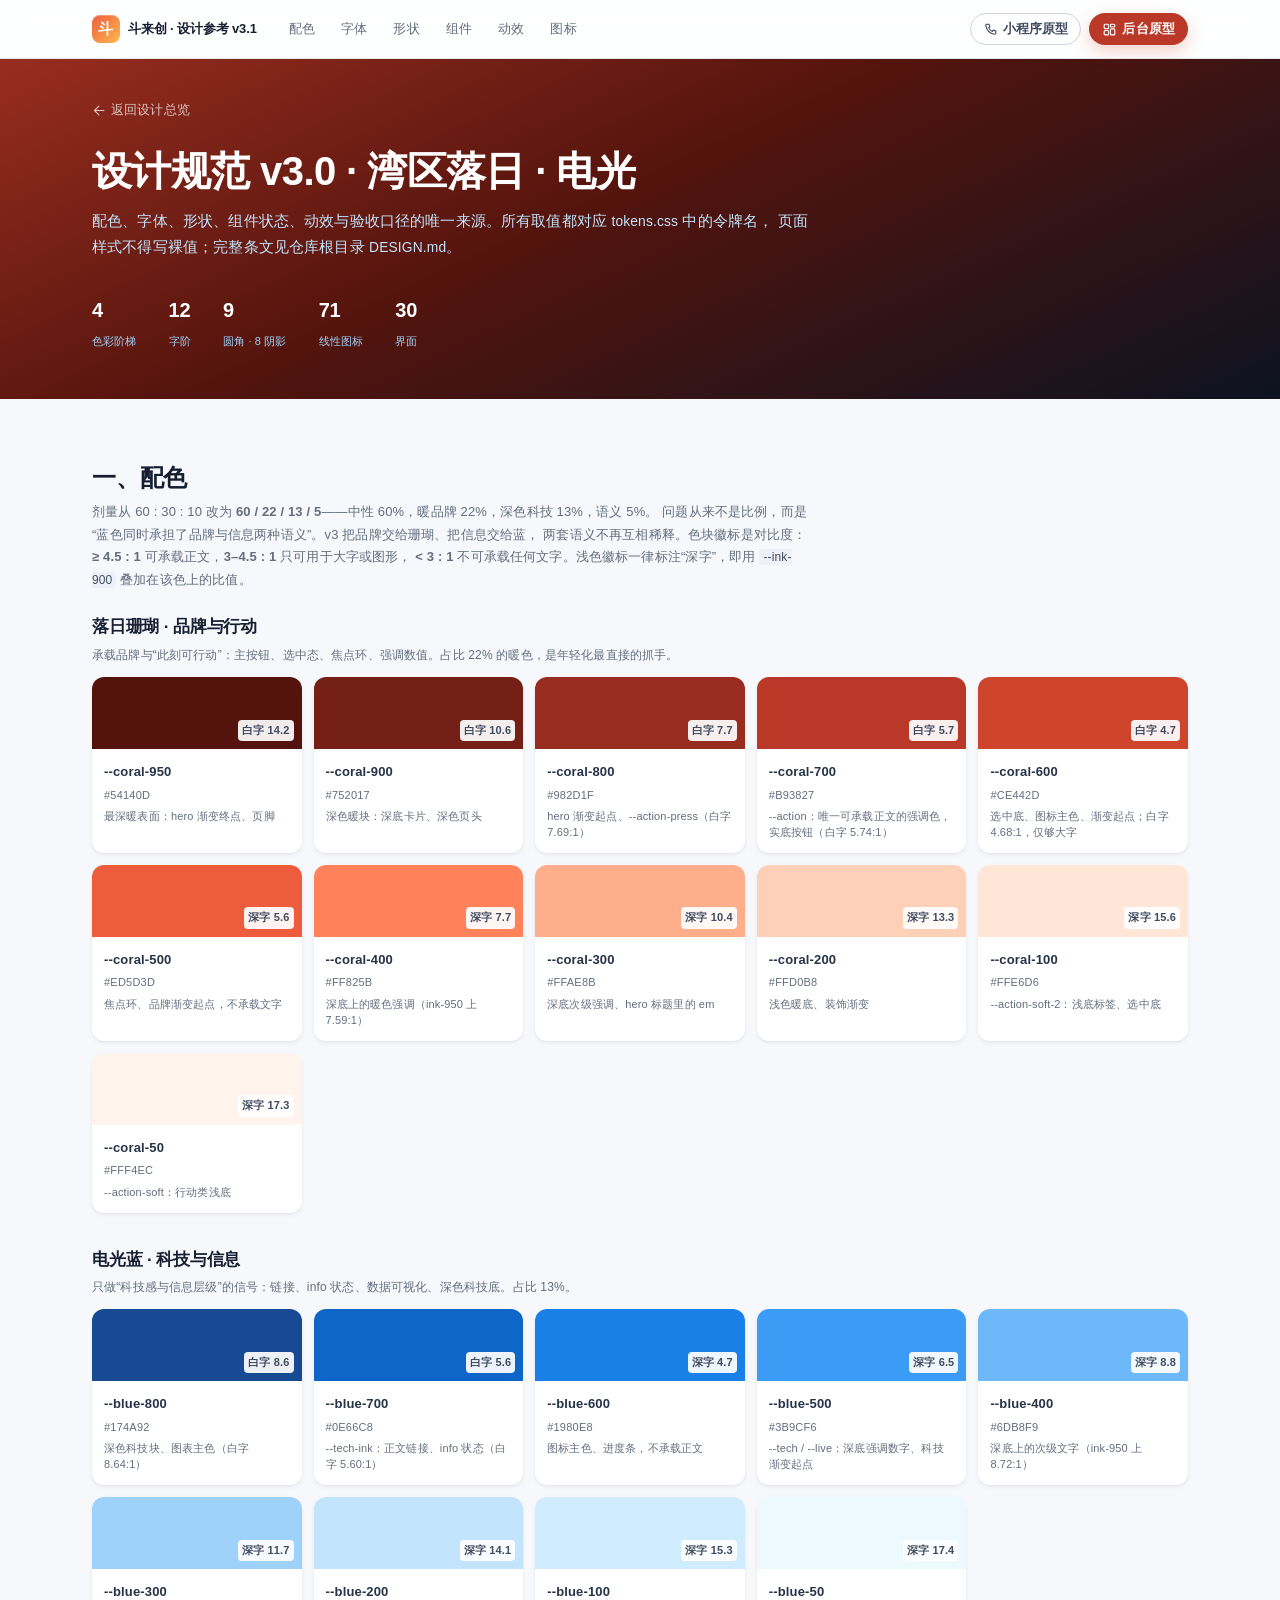
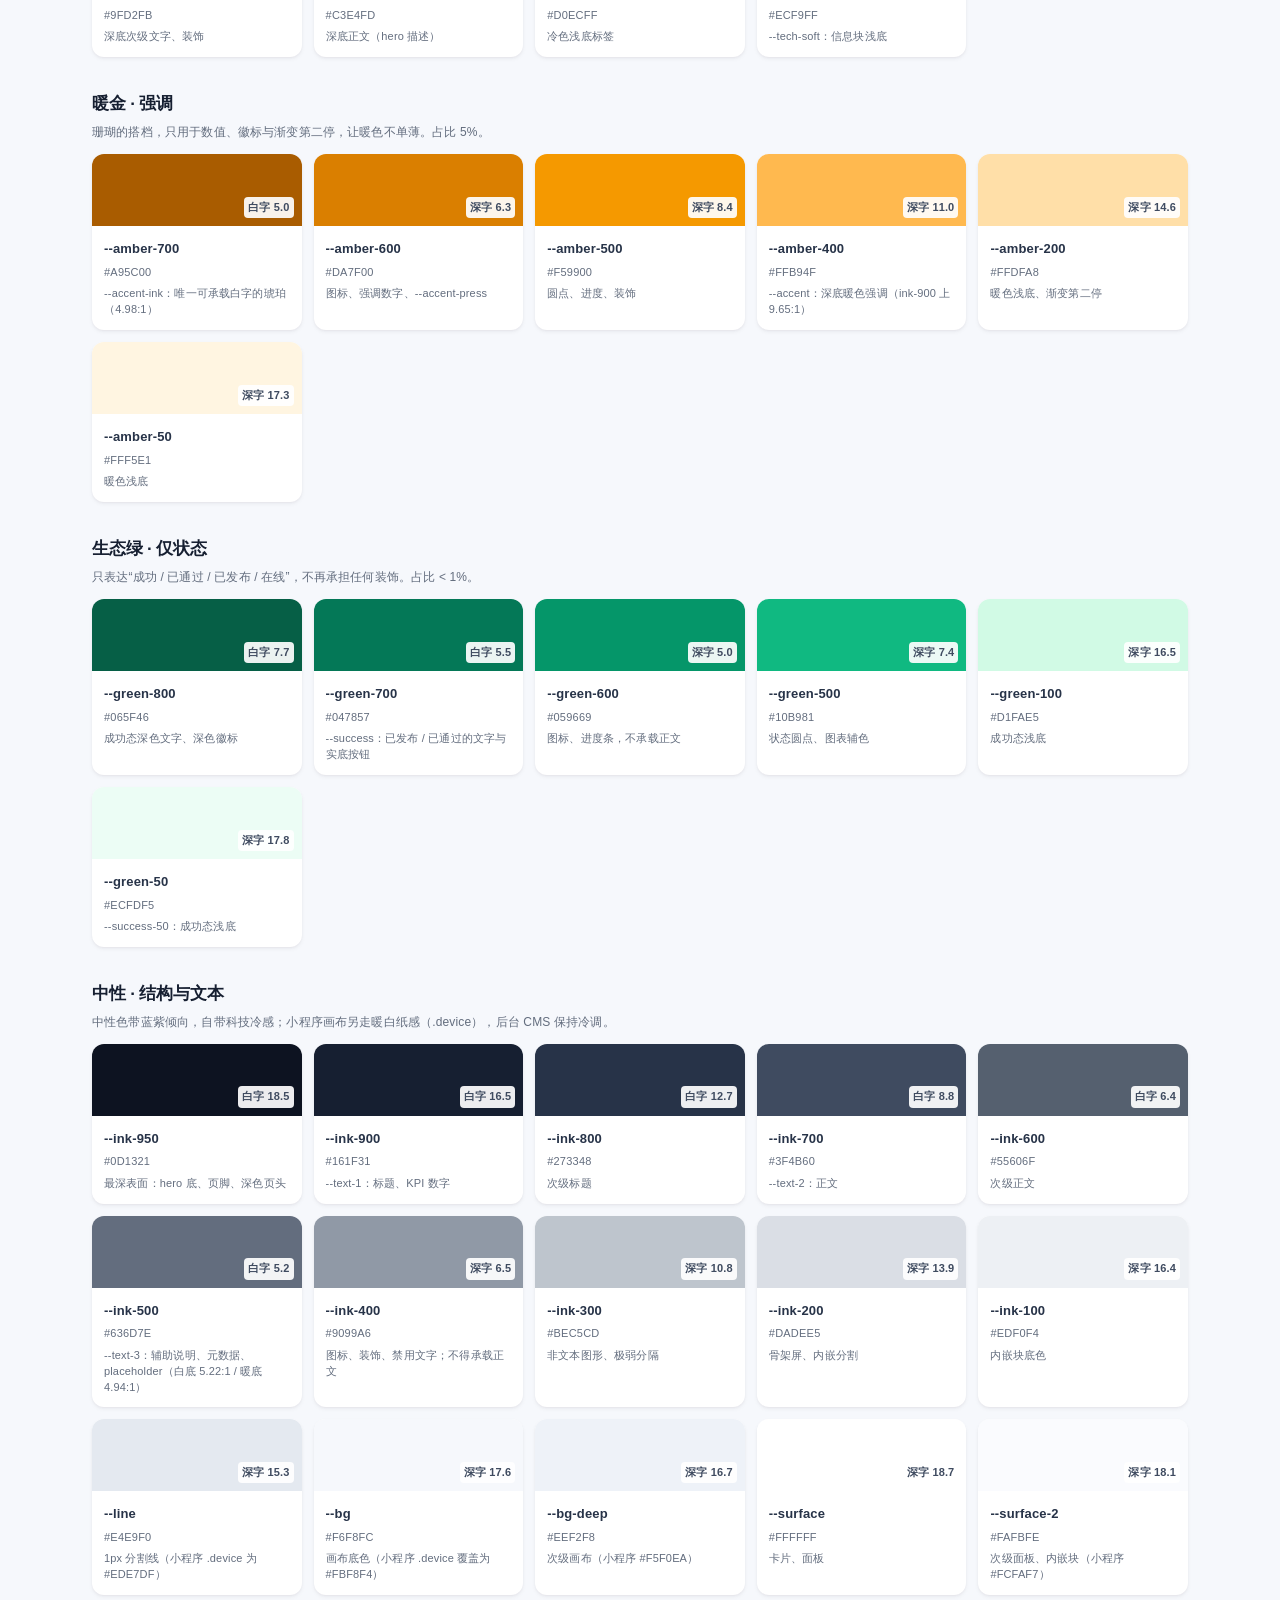
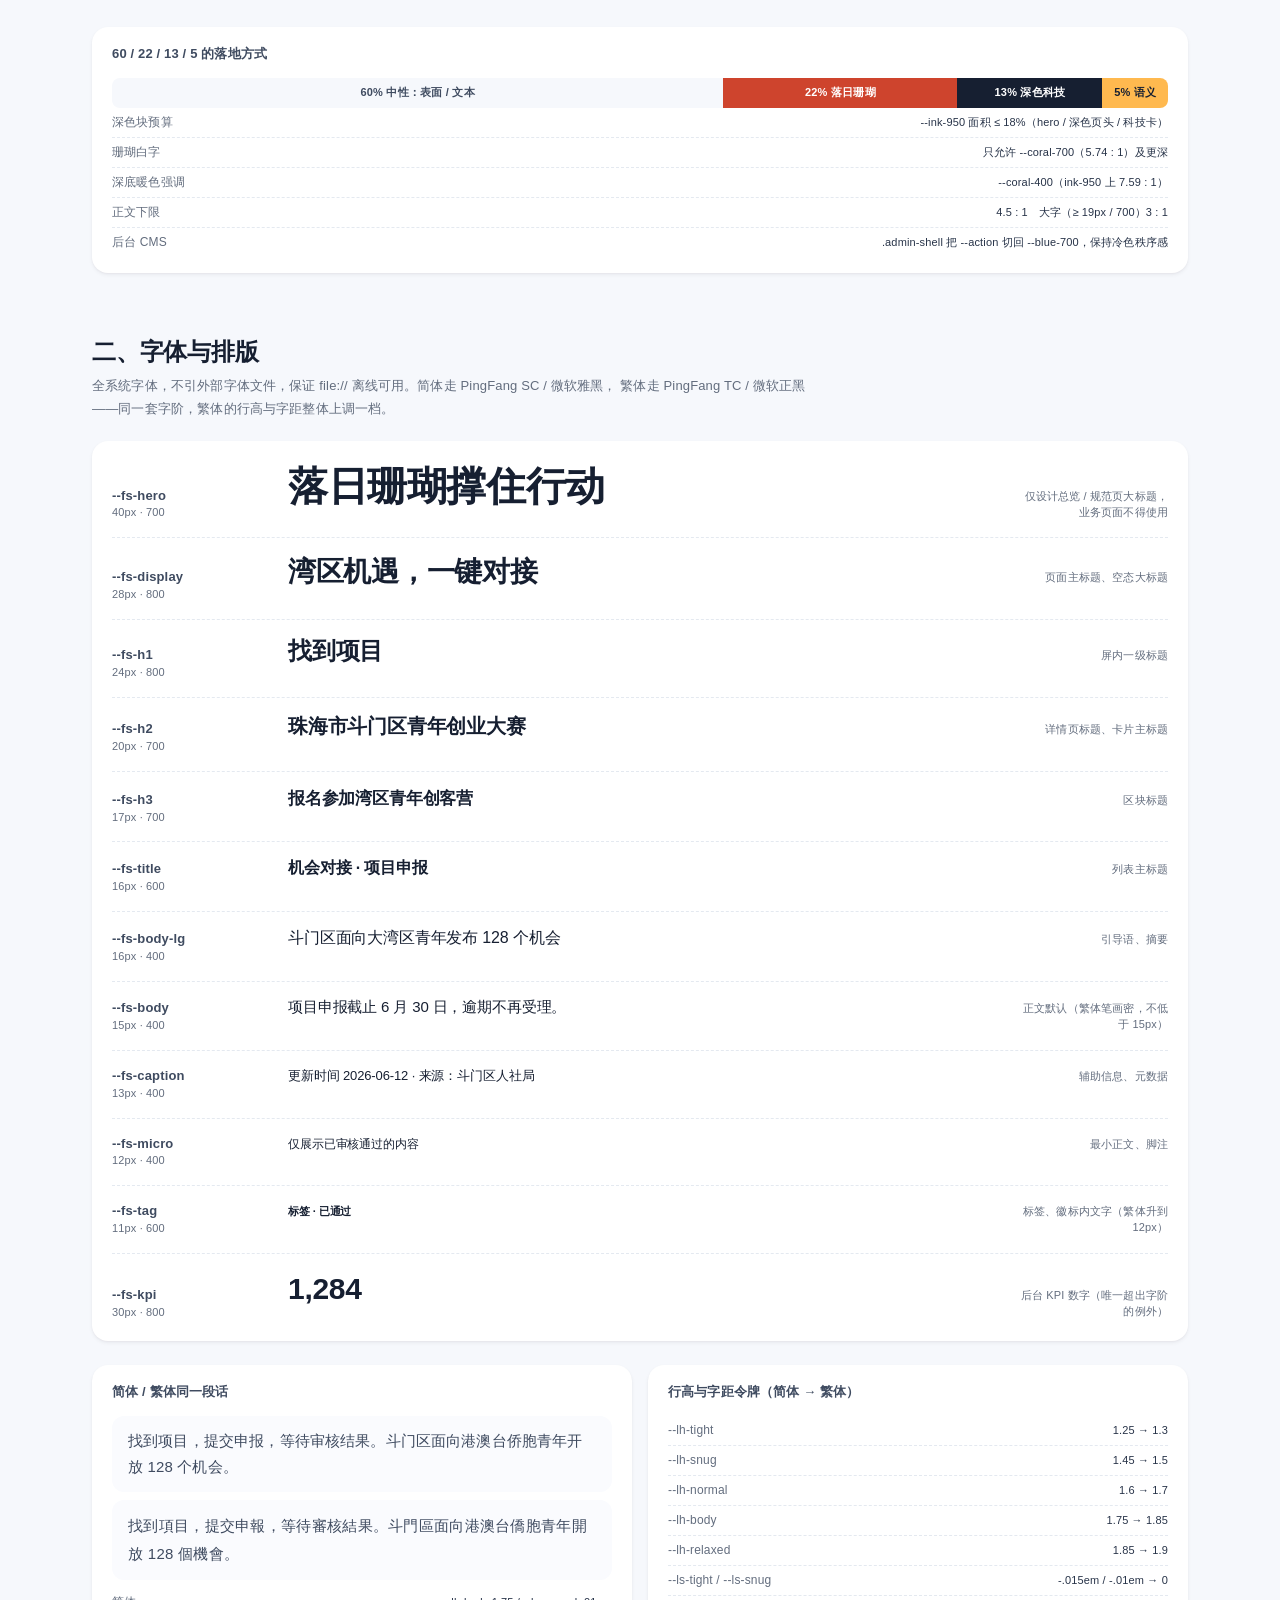
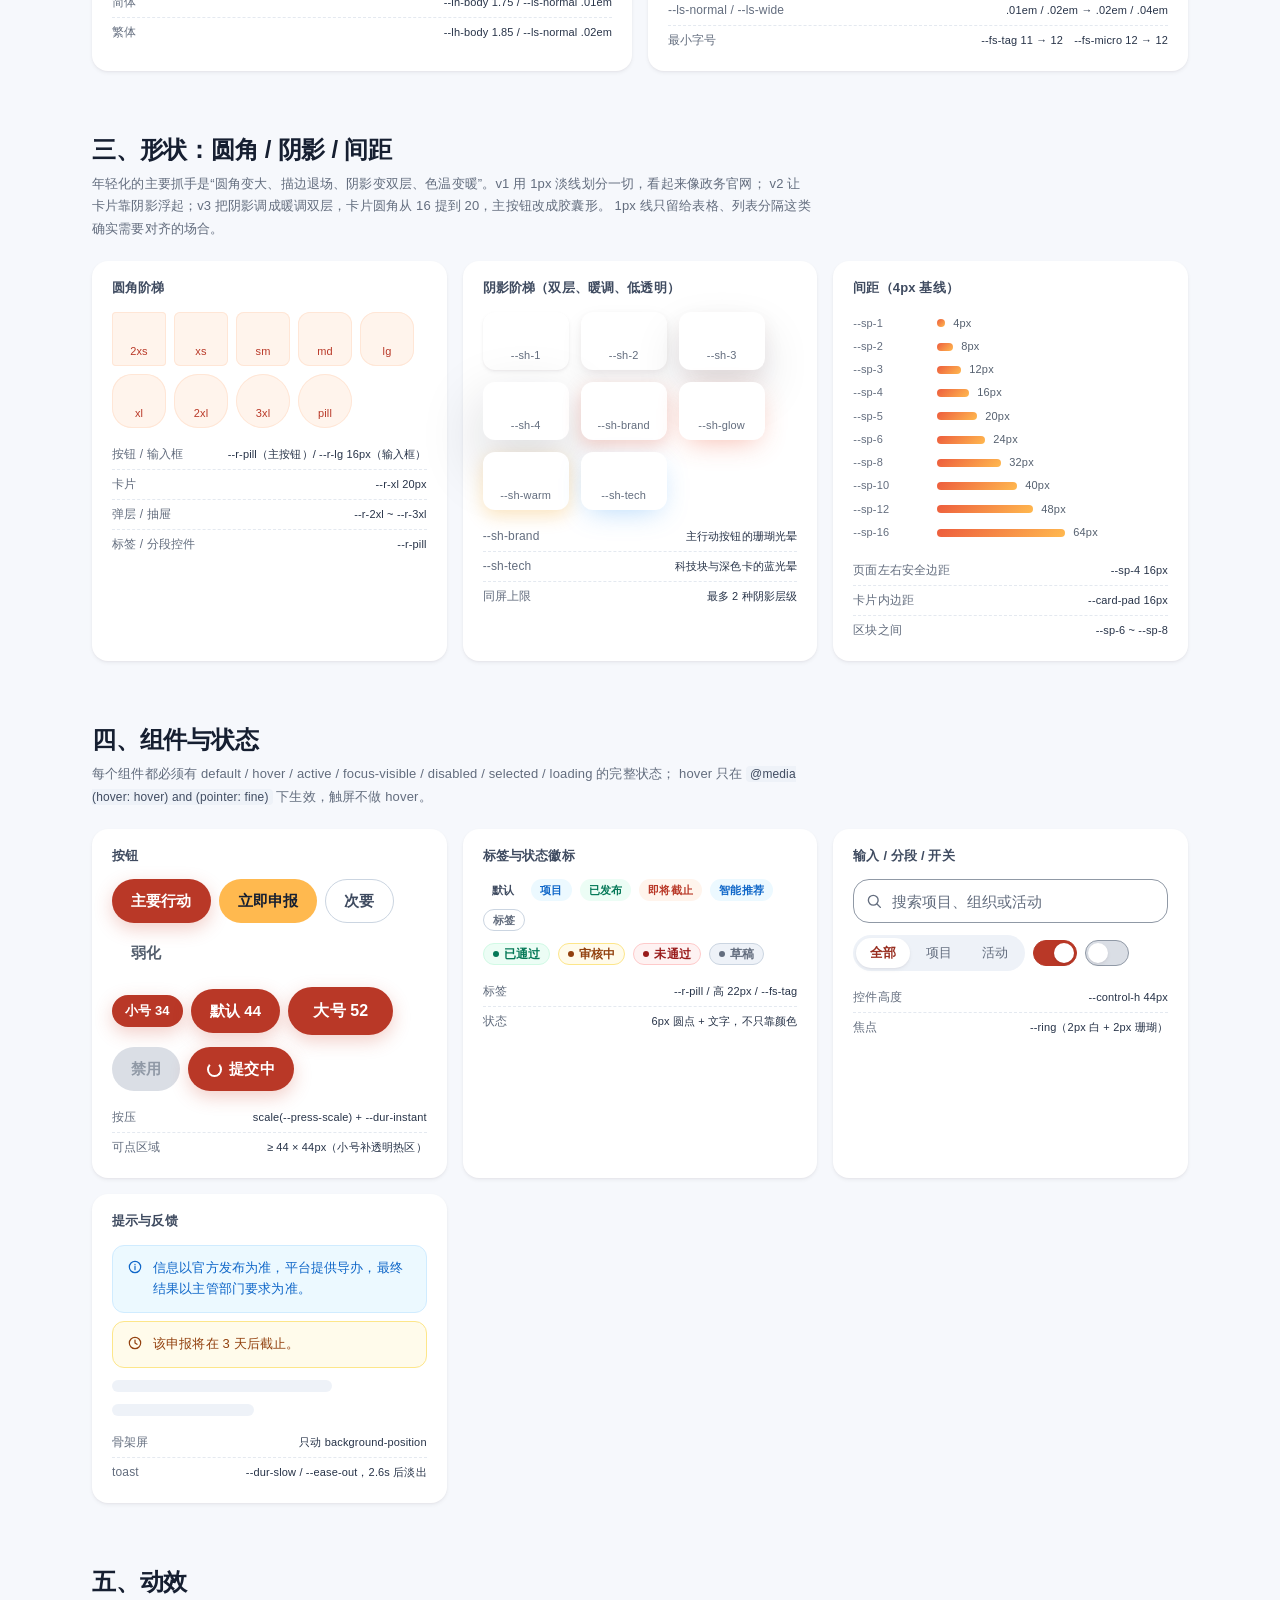
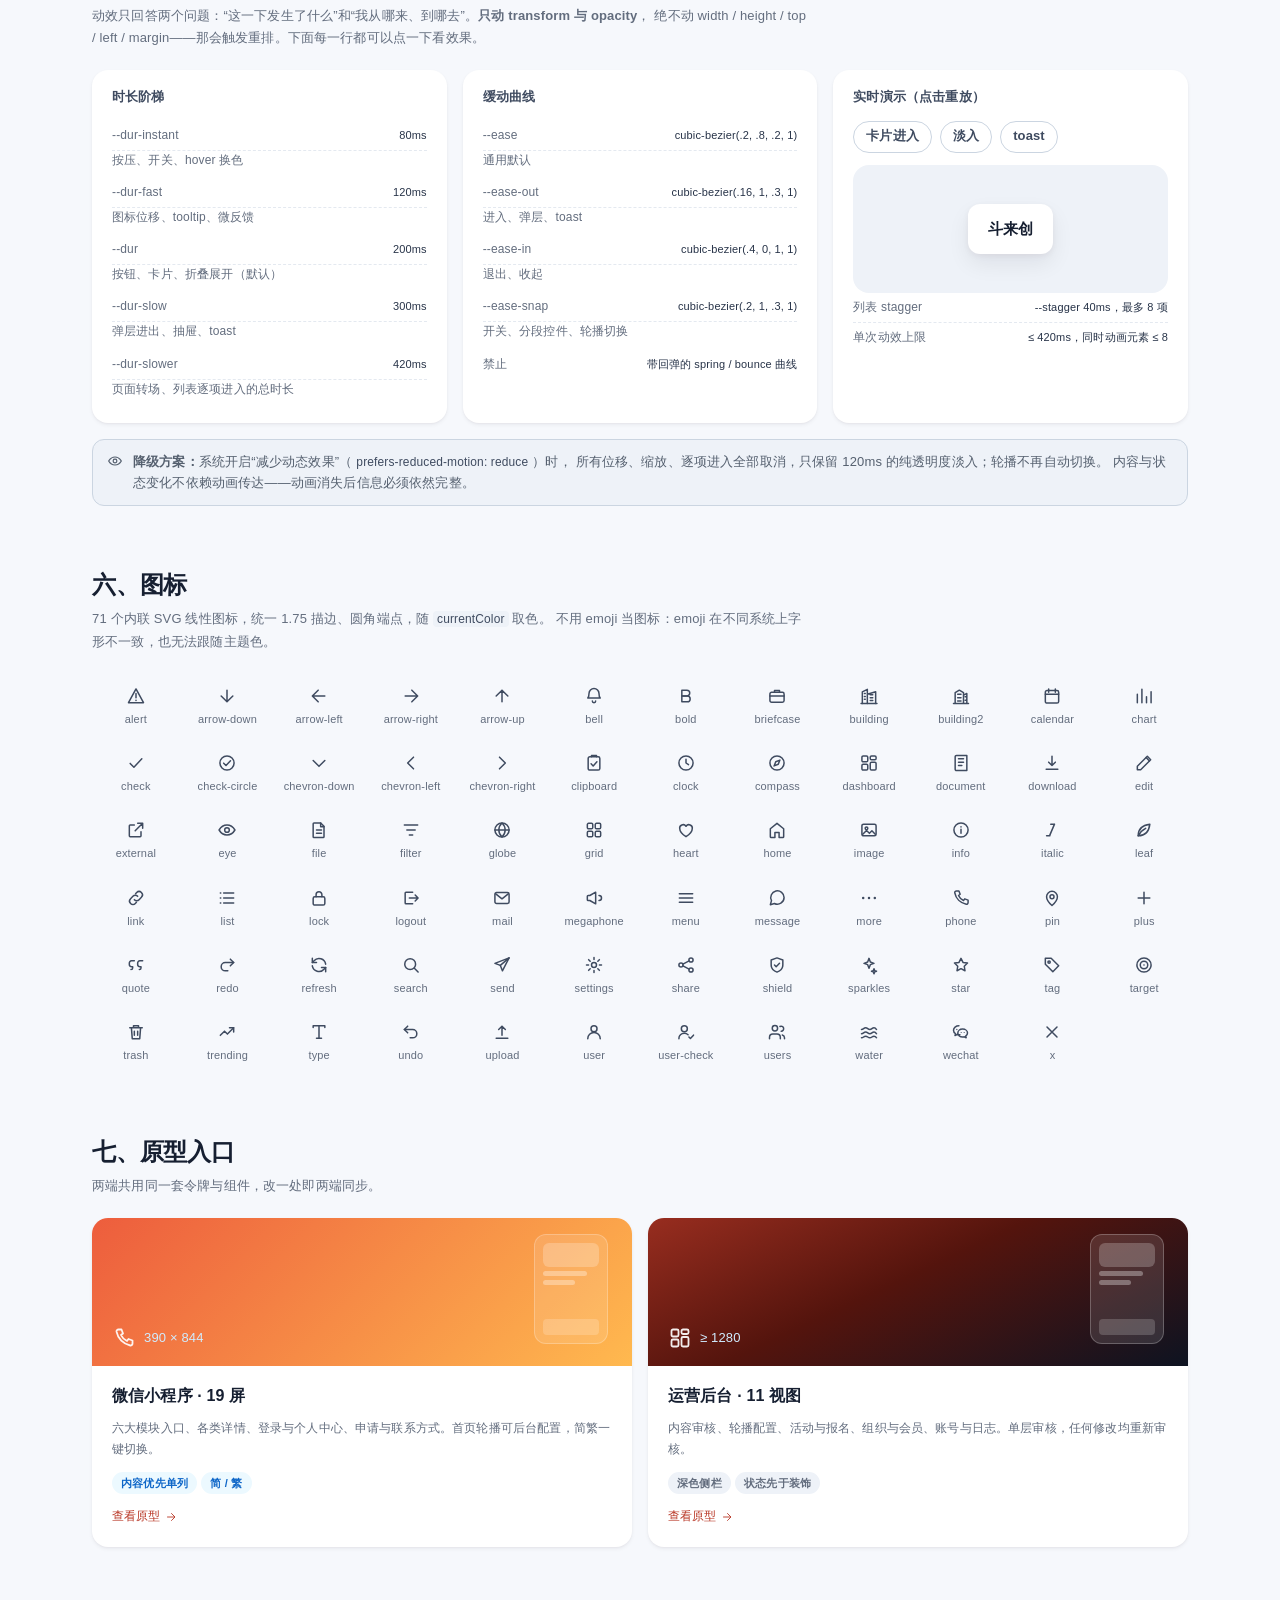
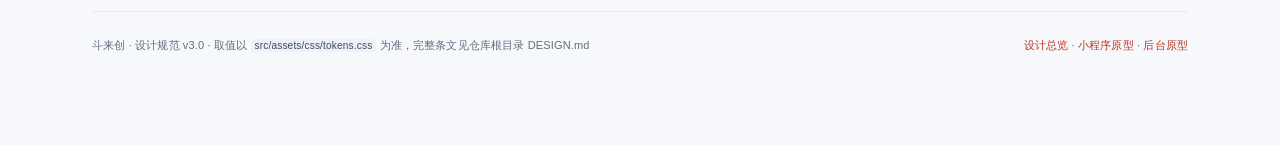
<file: src/design/index.html>
<!DOCTYPE html>
<html lang="zh-CN">
<head>
<meta charset="UTF-8">
<meta name="viewport" content="width=device-width, initial-scale=1">
<title>斗来创 · 设计参考 v3.1</title>
<!--
  方向契约（两端源码头部写有同一份，是所有页面的取舍依据）
  THESIS    一个让大湾区青年看得懂、信得过、愿意迈出第一步的斗门机遇入口；不是政务信息发布页。
  OWN-WORLD 落日珊瑚（#CE442D→#FFB94F）承担全部“青年此刻可行动”的位置，电光蓝（#0E66C8→#3B9CF6）
            退为科技与信息的信号色，暖金做珊瑚的搭档，生态绿只表达状态；
            水乡波纹是唯一装饰语言，只出现在头图与图片占位里，不进入内容区。
  STORY     看见斗门 → 找到项目 → 找到信息 → 找到组织 → 找到工作 → 找到供需 → 找到活动 → 留下联系方式。
  FIRST VIEW 首屏用可配置轮播图说明平台是什么，紧跟一条“今日在发生”实况条、两张主入口大卡与四个次级入口；
            轮播文案与样式由后台配置，宣传片懒加载、不自动播放。
  FORM      小程序 390×844 内容优先单列；后台深青蓝侧栏 + 浅底工作区，状态先于装饰。
  SCOPE     小程序 19 屏（六大模块 + 账户与对接流程）、后台 11 视图；内容审核为单层。
  RULES     只动 transform / opacity；动效一律走 --dur-* 与 --ease-*；prefers-reduced-motion 降到 120ms 纯淡入。
-->
<link rel="stylesheet" href="../assets/css/tokens.css">
<link rel="stylesheet" href="../assets/css/base.css">
<link rel="stylesheet" href="../assets/css/overview.css">
</head>
<body>
<nav class="ov-nav">
  <div class="ov-nav-inner">
    <a class="ov-brand" href="../index.html">
      <span class="ov-mark">斗</span>
      <strong>斗来创 · 设计参考 v3.1</strong>
    </a>
    <div class="ov-nav-links">
      <a class="ov-nav-link" href="#palette">配色</a>
      <a class="ov-nav-link" href="#type">字体</a>
      <a class="ov-nav-link" href="#shape">形状</a>
      <a class="ov-nav-link" href="#comp">组件</a>
      <a class="ov-nav-link" href="#motion">动效</a>
      <a class="ov-nav-link" href="#icons">图标</a>
    </div>
    <div class="ov-nav-actions">
      <a class="btn btn-secondary btn-sm" href="../miniprogram/index.html"><i data-icon="phone"></i>小程序原型</a>
      <a class="btn btn-primary btn-sm" href="../admin/index.html"><i data-icon="dashboard"></i>后台原型</a>
    </div>
  </div>
</nav>

<header class="ov-doc-head">
  <div class="ov-doc-head-inner">
    <a class="ov-back" href="../index.html"><i data-icon="arrow-left"></i>返回设计总览</a>
    <h1>设计规范 v3.0 · 湾区落日 · 电光</h1>
    <p>
      配色、字体、形状、组件状态、动效与验收口径的唯一来源。所有取值都对应 <code>tokens.css</code> 中的令牌名，
      页面样式不得写裸值；完整条文见仓库根目录 <code>DESIGN.md</code>。
    </p>
    <div class="ov-doc-stats">
      <div class="ov-stat"><strong>4</strong><span>色彩阶梯</span></div>
      <div class="ov-stat"><strong>12</strong><span>字阶</span></div>
      <div class="ov-stat"><strong>9</strong><span>圆角 · 8 阴影</span></div>
      <div class="ov-stat"><strong>71</strong><span>线性图标</span></div>
      <div class="ov-stat"><strong>30</strong><span>界面</span></div>
    </div>
  </div>
</header>

<main class="ov-page">

  <section class="ov-section" id="palette">
    <div class="ov-section-head">
      <h2>一、配色</h2>
      <p>
        剂量从 60 : 30 : 10 改为 <strong>60 / 22 / 13 / 5</strong>——中性 60%，暖品牌 22%，深色科技 13%，语义 5%。
        问题从来不是比例，而是“蓝色同时承担了品牌与信息两种语义”。v3 把品牌交给珊瑚、把信息交给蓝，
        两套语义不再互相稀释。色块徽标是对比度：<b>≥ 4.5 : 1</b> 可承载正文，<b>3–4.5 : 1</b> 只可用于大字或图形，
        <b>&lt; 3 : 1</b> 不可承载任何文字。浅色徽标一律标注“深字”，即用 <code>--ink-900</code> 叠加在该色上的比值。
      </p>
    </div>
<div class="sw-scale">
  <h3 class="ov-sub">落日珊瑚 · 品牌与行动</h3>
  <p class="ov-sub-desc">承载品牌与“此刻可行动”：主按钮、选中态、焦点环、强调数值。占比 22% 的暖色，是年轻化最直接的抓手。</p>
  <div class="sw-grid">
    <div class="sw"><div class="sw-chip" style="background:var(--coral-950)"><span class="sw-ratio">白字 14.2</span></div><div class="sw-body"><div class="sw-name">--coral-950</div><div class="sw-hex">#54140D</div><div class="sw-use">最深暖表面：hero 渐变终点、页脚</div></div></div>
    <div class="sw"><div class="sw-chip" style="background:var(--coral-900)"><span class="sw-ratio">白字 10.6</span></div><div class="sw-body"><div class="sw-name">--coral-900</div><div class="sw-hex">#752017</div><div class="sw-use">深色暖块：深底卡片、深色页头</div></div></div>
    <div class="sw"><div class="sw-chip" style="background:var(--coral-800)"><span class="sw-ratio">白字 7.7</span></div><div class="sw-body"><div class="sw-name">--coral-800</div><div class="sw-hex">#982D1F</div><div class="sw-use">hero 渐变起点、--action-press（白字 7.69:1）</div></div></div>
    <div class="sw"><div class="sw-chip" style="background:var(--coral-700)"><span class="sw-ratio">白字 5.7</span></div><div class="sw-body"><div class="sw-name">--coral-700</div><div class="sw-hex">#B93827</div><div class="sw-use">--action：唯一可承载正文的强调色，实底按钮（白字 5.74:1）</div></div></div>
    <div class="sw"><div class="sw-chip" style="background:var(--coral-600)"><span class="sw-ratio">白字 4.7</span></div><div class="sw-body"><div class="sw-name">--coral-600</div><div class="sw-hex">#CE442D</div><div class="sw-use">选中底、图标主色、渐变起点；白字 4.68:1，仅够大字</div></div></div>
    <div class="sw"><div class="sw-chip" style="background:var(--coral-500)"><span class="sw-ratio">深字 5.6</span></div><div class="sw-body"><div class="sw-name">--coral-500</div><div class="sw-hex">#ED5D3D</div><div class="sw-use">焦点环、品牌渐变起点，不承载文字</div></div></div>
    <div class="sw"><div class="sw-chip" style="background:var(--coral-400)"><span class="sw-ratio">深字 7.7</span></div><div class="sw-body"><div class="sw-name">--coral-400</div><div class="sw-hex">#FF825B</div><div class="sw-use">深底上的暖色强调（ink-950 上 7.59:1）</div></div></div>
    <div class="sw"><div class="sw-chip" style="background:var(--coral-300)"><span class="sw-ratio">深字 10.4</span></div><div class="sw-body"><div class="sw-name">--coral-300</div><div class="sw-hex">#FFAE8B</div><div class="sw-use">深底次级强调、hero 标题里的 em</div></div></div>
    <div class="sw"><div class="sw-chip" style="background:var(--coral-200)"><span class="sw-ratio">深字 13.3</span></div><div class="sw-body"><div class="sw-name">--coral-200</div><div class="sw-hex">#FFD0B8</div><div class="sw-use">浅色暖底、装饰渐变</div></div></div>
    <div class="sw"><div class="sw-chip" style="background:var(--coral-100)"><span class="sw-ratio">深字 15.6</span></div><div class="sw-body"><div class="sw-name">--coral-100</div><div class="sw-hex">#FFE6D6</div><div class="sw-use">--action-soft-2：浅底标签、选中底</div></div></div>
    <div class="sw"><div class="sw-chip" style="background:var(--coral-50)"><span class="sw-ratio">深字 17.3</span></div><div class="sw-body"><div class="sw-name">--coral-50</div><div class="sw-hex">#FFF4EC</div><div class="sw-use">--action-soft：行动类浅底</div></div></div>
  </div>
</div>

<div class="sw-scale">
  <h3 class="ov-sub">电光蓝 · 科技与信息</h3>
  <p class="ov-sub-desc">只做“科技感与信息层级”的信号：链接、info 状态、数据可视化、深色科技底。占比 13%。</p>
  <div class="sw-grid">
    <div class="sw"><div class="sw-chip" style="background:var(--blue-800)"><span class="sw-ratio">白字 8.6</span></div><div class="sw-body"><div class="sw-name">--blue-800</div><div class="sw-hex">#174A92</div><div class="sw-use">深色科技块、图表主色（白字 8.64:1）</div></div></div>
    <div class="sw"><div class="sw-chip" style="background:var(--blue-700)"><span class="sw-ratio">白字 5.6</span></div><div class="sw-body"><div class="sw-name">--blue-700</div><div class="sw-hex">#0E66C8</div><div class="sw-use">--tech-ink：正文链接、info 状态（白字 5.60:1）</div></div></div>
    <div class="sw"><div class="sw-chip" style="background:var(--blue-600)"><span class="sw-ratio">深字 4.7</span></div><div class="sw-body"><div class="sw-name">--blue-600</div><div class="sw-hex">#1980E8</div><div class="sw-use">图标主色、进度条，不承载正文</div></div></div>
    <div class="sw"><div class="sw-chip" style="background:var(--blue-500)"><span class="sw-ratio">深字 6.5</span></div><div class="sw-body"><div class="sw-name">--blue-500</div><div class="sw-hex">#3B9CF6</div><div class="sw-use">--tech / --live：深底强调数字、科技渐变起点</div></div></div>
    <div class="sw"><div class="sw-chip" style="background:var(--blue-400)"><span class="sw-ratio">深字 8.8</span></div><div class="sw-body"><div class="sw-name">--blue-400</div><div class="sw-hex">#6DB8F9</div><div class="sw-use">深底上的次级文字（ink-950 上 8.72:1）</div></div></div>
    <div class="sw"><div class="sw-chip" style="background:var(--blue-300)"><span class="sw-ratio">深字 11.7</span></div><div class="sw-body"><div class="sw-name">--blue-300</div><div class="sw-hex">#9FD2FB</div><div class="sw-use">深底次级文字、装饰</div></div></div>
    <div class="sw"><div class="sw-chip" style="background:var(--blue-200)"><span class="sw-ratio">深字 14.1</span></div><div class="sw-body"><div class="sw-name">--blue-200</div><div class="sw-hex">#C3E4FD</div><div class="sw-use">深底正文（hero 描述）</div></div></div>
    <div class="sw"><div class="sw-chip" style="background:var(--blue-100)"><span class="sw-ratio">深字 15.3</span></div><div class="sw-body"><div class="sw-name">--blue-100</div><div class="sw-hex">#D0ECFF</div><div class="sw-use">冷色浅底标签</div></div></div>
    <div class="sw"><div class="sw-chip" style="background:var(--blue-50)"><span class="sw-ratio">深字 17.4</span></div><div class="sw-body"><div class="sw-name">--blue-50</div><div class="sw-hex">#ECF9FF</div><div class="sw-use">--tech-soft：信息块浅底</div></div></div>
  </div>
</div>

<div class="sw-scale">
  <h3 class="ov-sub">暖金 · 强调</h3>
  <p class="ov-sub-desc">珊瑚的搭档，只用于数值、徽标与渐变第二停，让暖色不单薄。占比 5%。</p>
  <div class="sw-grid">
    <div class="sw"><div class="sw-chip" style="background:var(--amber-700)"><span class="sw-ratio">白字 5.0</span></div><div class="sw-body"><div class="sw-name">--amber-700</div><div class="sw-hex">#A95C00</div><div class="sw-use">--accent-ink：唯一可承载白字的琥珀（4.98:1）</div></div></div>
    <div class="sw"><div class="sw-chip" style="background:var(--amber-600)"><span class="sw-ratio">深字 6.3</span></div><div class="sw-body"><div class="sw-name">--amber-600</div><div class="sw-hex">#DA7F00</div><div class="sw-use">图标、强调数字、--accent-press</div></div></div>
    <div class="sw"><div class="sw-chip" style="background:var(--amber-500)"><span class="sw-ratio">深字 8.4</span></div><div class="sw-body"><div class="sw-name">--amber-500</div><div class="sw-hex">#F59900</div><div class="sw-use">圆点、进度、装饰</div></div></div>
    <div class="sw"><div class="sw-chip" style="background:var(--amber-400)"><span class="sw-ratio">深字 11.0</span></div><div class="sw-body"><div class="sw-name">--amber-400</div><div class="sw-hex">#FFB94F</div><div class="sw-use">--accent：深底暖色强调（ink-900 上 9.65:1）</div></div></div>
    <div class="sw"><div class="sw-chip" style="background:var(--amber-200)"><span class="sw-ratio">深字 14.6</span></div><div class="sw-body"><div class="sw-name">--amber-200</div><div class="sw-hex">#FFDFA8</div><div class="sw-use">暖色浅底、渐变第二停</div></div></div>
    <div class="sw"><div class="sw-chip" style="background:var(--amber-50)"><span class="sw-ratio">深字 17.3</span></div><div class="sw-body"><div class="sw-name">--amber-50</div><div class="sw-hex">#FFF5E1</div><div class="sw-use">暖色浅底</div></div></div>
  </div>
</div>

<div class="sw-scale">
  <h3 class="ov-sub">生态绿 · 仅状态</h3>
  <p class="ov-sub-desc">只表达“成功 / 已通过 / 已发布 / 在线”，不再承担任何装饰。占比 &lt; 1%。</p>
  <div class="sw-grid">
    <div class="sw"><div class="sw-chip" style="background:var(--green-800)"><span class="sw-ratio">白字 7.7</span></div><div class="sw-body"><div class="sw-name">--green-800</div><div class="sw-hex">#065F46</div><div class="sw-use">成功态深色文字、深色徽标</div></div></div>
    <div class="sw"><div class="sw-chip" style="background:var(--green-700)"><span class="sw-ratio">白字 5.5</span></div><div class="sw-body"><div class="sw-name">--green-700</div><div class="sw-hex">#047857</div><div class="sw-use">--success：已发布 / 已通过的文字与实底按钮</div></div></div>
    <div class="sw"><div class="sw-chip" style="background:var(--green-600)"><span class="sw-ratio">深字 5.0</span></div><div class="sw-body"><div class="sw-name">--green-600</div><div class="sw-hex">#059669</div><div class="sw-use">图标、进度条，不承载正文</div></div></div>
    <div class="sw"><div class="sw-chip" style="background:var(--green-500)"><span class="sw-ratio">深字 7.4</span></div><div class="sw-body"><div class="sw-name">--green-500</div><div class="sw-hex">#10B981</div><div class="sw-use">状态圆点、图表辅色</div></div></div>
    <div class="sw"><div class="sw-chip" style="background:var(--green-100)"><span class="sw-ratio">深字 16.5</span></div><div class="sw-body"><div class="sw-name">--green-100</div><div class="sw-hex">#D1FAE5</div><div class="sw-use">成功态浅底</div></div></div>
    <div class="sw"><div class="sw-chip" style="background:var(--green-50)"><span class="sw-ratio">深字 17.8</span></div><div class="sw-body"><div class="sw-name">--green-50</div><div class="sw-hex">#ECFDF5</div><div class="sw-use">--success-50：成功态浅底</div></div></div>
  </div>
</div>

<div class="sw-scale">
  <h3 class="ov-sub">中性 · 结构与文本</h3>
  <p class="ov-sub-desc">中性色带蓝紫倾向，自带科技冷感；小程序画布另走暖白纸感（.device），后台 CMS 保持冷调。</p>
  <div class="sw-grid">
    <div class="sw"><div class="sw-chip" style="background:var(--ink-950)"><span class="sw-ratio">白字 18.5</span></div><div class="sw-body"><div class="sw-name">--ink-950</div><div class="sw-hex">#0D1321</div><div class="sw-use">最深表面：hero 底、页脚、深色页头</div></div></div>
    <div class="sw"><div class="sw-chip" style="background:var(--ink-900)"><span class="sw-ratio">白字 16.5</span></div><div class="sw-body"><div class="sw-name">--ink-900</div><div class="sw-hex">#161F31</div><div class="sw-use">--text-1：标题、KPI 数字</div></div></div>
    <div class="sw"><div class="sw-chip" style="background:var(--ink-800)"><span class="sw-ratio">白字 12.7</span></div><div class="sw-body"><div class="sw-name">--ink-800</div><div class="sw-hex">#273348</div><div class="sw-use">次级标题</div></div></div>
    <div class="sw"><div class="sw-chip" style="background:var(--ink-700)"><span class="sw-ratio">白字 8.8</span></div><div class="sw-body"><div class="sw-name">--ink-700</div><div class="sw-hex">#3F4B60</div><div class="sw-use">--text-2：正文</div></div></div>
    <div class="sw"><div class="sw-chip" style="background:var(--ink-600)"><span class="sw-ratio">白字 6.4</span></div><div class="sw-body"><div class="sw-name">--ink-600</div><div class="sw-hex">#55606F</div><div class="sw-use">次级正文</div></div></div>
    <div class="sw"><div class="sw-chip" style="background:var(--ink-500)"><span class="sw-ratio">白字 5.2</span></div><div class="sw-body"><div class="sw-name">--ink-500</div><div class="sw-hex">#636D7E</div><div class="sw-use">--text-3：辅助说明、元数据、placeholder（白底 5.22:1 / 暖底 4.94:1）</div></div></div>
    <div class="sw"><div class="sw-chip" style="background:var(--ink-400)"><span class="sw-ratio">深字 6.5</span></div><div class="sw-body"><div class="sw-name">--ink-400</div><div class="sw-hex">#9099A6</div><div class="sw-use">图标、装饰、禁用文字；不得承载正文</div></div></div>
    <div class="sw"><div class="sw-chip" style="background:var(--ink-300)"><span class="sw-ratio">深字 10.8</span></div><div class="sw-body"><div class="sw-name">--ink-300</div><div class="sw-hex">#BEC5CD</div><div class="sw-use">非文本图形、极弱分隔</div></div></div>
    <div class="sw"><div class="sw-chip" style="background:var(--ink-200)"><span class="sw-ratio">深字 13.9</span></div><div class="sw-body"><div class="sw-name">--ink-200</div><div class="sw-hex">#DADEE5</div><div class="sw-use">骨架屏、内嵌分割</div></div></div>
    <div class="sw"><div class="sw-chip" style="background:var(--ink-100)"><span class="sw-ratio">深字 16.4</span></div><div class="sw-body"><div class="sw-name">--ink-100</div><div class="sw-hex">#EDF0F4</div><div class="sw-use">内嵌块底色</div></div></div>
    <div class="sw"><div class="sw-chip" style="background:var(--line)"><span class="sw-ratio">深字 15.3</span></div><div class="sw-body"><div class="sw-name">--line</div><div class="sw-hex">#E4E9F0</div><div class="sw-use">1px 分割线（小程序 .device 为 #EDE7DF）</div></div></div>
    <div class="sw"><div class="sw-chip" style="background:var(--bg)"><span class="sw-ratio">深字 17.6</span></div><div class="sw-body"><div class="sw-name">--bg</div><div class="sw-hex">#F6F8FC</div><div class="sw-use">画布底色（小程序 .device 覆盖为 #FBF8F4）</div></div></div>
    <div class="sw"><div class="sw-chip" style="background:var(--bg-deep)"><span class="sw-ratio">深字 16.7</span></div><div class="sw-body"><div class="sw-name">--bg-deep</div><div class="sw-hex">#EEF2F8</div><div class="sw-use">次级画布（小程序 #F5F0EA）</div></div></div>
    <div class="sw"><div class="sw-chip" style="background:var(--surface)"><span class="sw-ratio">深字 18.7</span></div><div class="sw-body"><div class="sw-name">--surface</div><div class="sw-hex">#FFFFFF</div><div class="sw-use">卡片、面板</div></div></div>
    <div class="sw"><div class="sw-chip" style="background:var(--surface-2)"><span class="sw-ratio">深字 18.1</span></div><div class="sw-body"><div class="sw-name">--surface-2</div><div class="sw-hex">#FAFBFE</div><div class="sw-use">次级面板、内嵌块（小程序 #FCFAF7）</div></div></div>
  </div>
</div>

    <div class="spec" style="margin-top:var(--sp-6)">
      <h4>60 / 22 / 13 / 5 的落地方式</h4>
      <div class="ratio-bar">
        <span style="flex:60;background:var(--bg);color:var(--ink-700)">60% 中性：表面 / 文本</span>
        <span style="flex:22;background:var(--coral-600)">22% 落日珊瑚</span>
        <span style="flex:13;background:var(--ink-900)">13% 深色科技</span>
        <span style="flex:5;background:var(--amber-400);color:var(--ink-900)">5% 语义</span>
      </div>
      <div class="spec-row"><span class="k">深色块预算</span><span class="v">--ink-950 面积 ≤ 18%（hero / 深色页头 / 科技卡）</span></div>
      <div class="spec-row"><span class="k">珊瑚白字</span><span class="v">只允许 --coral-700（5.74 : 1）及更深</span></div>
      <div class="spec-row"><span class="k">深底暖色强调</span><span class="v">--coral-400（ink-950 上 7.59 : 1）</span></div>
      <div class="spec-row"><span class="k">正文下限</span><span class="v">4.5 : 1　大字（≥ 19px / 700）3 : 1</span></div>
      <div class="spec-row"><span class="k">后台 CMS</span><span class="v">.admin-shell 把 --action 切回 --blue-700，保持冷色秩序感</span></div>
    </div>
  </section>

  <section class="ov-section" id="type">
    <div class="ov-section-head">
      <h2>二、字体与排版</h2>
      <p>
        全系统字体，不引外部字体文件，保证 file:// 离线可用。简体走 PingFang SC / 微软雅黑，
        繁体走 PingFang TC / 微软正黑——同一套字阶，繁体的行高与字距整体上调一档。
      </p>
    </div>
    <div class="type-list">
      <div class="type-row"><div class="type-meta"><strong>--fs-hero</strong>40px · 700</div><div style="font-size:var(--fs-hero);font-weight:700;color:var(--ink-900);line-height:var(--lh-tight);letter-spacing:var(--ls-snug)">落日珊瑚撑住行动</div><div class="type-use">仅设计总览 / 规范页大标题，业务页面不得使用</div></div>
      <div class="type-row"><div class="type-meta"><strong>--fs-display</strong>28px · 800</div><div style="font-size:var(--fs-display);font-weight:800;color:var(--ink-900);line-height:var(--lh-tight);letter-spacing:var(--ls-snug)">湾区机遇，一键对接</div><div class="type-use">页面主标题、空态大标题</div></div>
      <div class="type-row"><div class="type-meta"><strong>--fs-h1</strong>24px · 800</div><div style="font-size:var(--fs-h1);font-weight:800;color:var(--ink-900);line-height:var(--lh-tight);letter-spacing:var(--ls-snug)">找到项目</div><div class="type-use">屏内一级标题</div></div>
      <div class="type-row"><div class="type-meta"><strong>--fs-h2</strong>20px · 700</div><div style="font-size:var(--fs-h2);font-weight:700;color:var(--ink-900);line-height:var(--lh-tight);letter-spacing:var(--ls-snug)">珠海市斗门区青年创业大赛</div><div class="type-use">详情页标题、卡片主标题</div></div>
      <div class="type-row"><div class="type-meta"><strong>--fs-h3</strong>17px · 700</div><div style="font-size:var(--fs-h3);font-weight:700;color:var(--ink-900);line-height:var(--lh-tight);letter-spacing:var(--ls-snug)">报名参加湾区青年创客营</div><div class="type-use">区块标题</div></div>
      <div class="type-row"><div class="type-meta"><strong>--fs-title</strong>16px · 600</div><div style="font-size:var(--fs-title);font-weight:600;color:var(--ink-900);line-height:var(--lh-tight);letter-spacing:var(--ls-snug)">机会对接 · 项目申报</div><div class="type-use">列表主标题</div></div>
      <div class="type-row"><div class="type-meta"><strong>--fs-body-lg</strong>16px · 400</div><div style="font-size:var(--fs-body-lg);font-weight:400;color:var(--ink-900);line-height:var(--lh-tight);letter-spacing:var(--ls-snug)">斗门区面向大湾区青年发布 128 个机会</div><div class="type-use">引导语、摘要</div></div>
      <div class="type-row"><div class="type-meta"><strong>--fs-body</strong>15px · 400</div><div style="font-size:var(--fs-body);font-weight:400;color:var(--ink-900);line-height:var(--lh-tight);letter-spacing:var(--ls-snug)">项目申报截止 6 月 30 日，逾期不再受理。</div><div class="type-use">正文默认（繁体笔画密，不低于 15px）</div></div>
      <div class="type-row"><div class="type-meta"><strong>--fs-caption</strong>13px · 400</div><div style="font-size:var(--fs-caption);font-weight:400;color:var(--ink-900);line-height:var(--lh-tight);letter-spacing:var(--ls-snug)">更新时间 2026-06-12 · 来源：斗门区人社局</div><div class="type-use">辅助信息、元数据</div></div>
      <div class="type-row"><div class="type-meta"><strong>--fs-micro</strong>12px · 400</div><div style="font-size:var(--fs-micro);font-weight:400;color:var(--ink-900);line-height:var(--lh-tight);letter-spacing:var(--ls-snug)">仅展示已审核通过的内容</div><div class="type-use">最小正文、脚注</div></div>
      <div class="type-row"><div class="type-meta"><strong>--fs-tag</strong>11px · 600</div><div style="font-size:var(--fs-tag);font-weight:600;color:var(--ink-900);line-height:var(--lh-tight);letter-spacing:var(--ls-snug)">标签 · 已通过</div><div class="type-use">标签、徽标内文字（繁体升到 12px）</div></div>
      <div class="type-row"><div class="type-meta"><strong>--fs-kpi</strong>30px · 800</div><div style="font-size:var(--fs-kpi);font-weight:800;color:var(--ink-900);line-height:var(--lh-tight);letter-spacing:var(--ls-snug)">1,284</div><div class="type-use">后台 KPI 数字（唯一超出字阶的例外）</div></div>
    </div>

    <div class="spec-grid" style="margin-top:var(--sp-6)">
      <div class="spec">
        <h4>简体 / 繁体同一段话</h4>
        <p class="lang-pair">找到项目，提交申报，等待审核结果。斗门区面向港澳台侨胞青年开放 128 个机会。</p>
        <p class="lang-pair lang-hant">找到項目，提交申報，等待審核結果。斗門區面向港澳台僑胞青年開放 128 個機會。</p>
        <div class="spec-row"><span class="k">简体</span><span class="v">--lh-body 1.75 / --ls-normal .01em</span></div>
        <div class="spec-row"><span class="k">繁体</span><span class="v">--lh-body 1.85 / --ls-normal .02em</span></div>
      </div>
      <div class="spec">
        <h4>行高与字距令牌（简体 → 繁体）</h4>
        <div class="spec-row"><span class="k">--lh-tight</span><span class="v">1.25 → 1.3</span></div>
        <div class="spec-row"><span class="k">--lh-snug</span><span class="v">1.45 → 1.5</span></div>
        <div class="spec-row"><span class="k">--lh-normal</span><span class="v">1.6 → 1.7</span></div>
        <div class="spec-row"><span class="k">--lh-body</span><span class="v">1.75 → 1.85</span></div>
        <div class="spec-row"><span class="k">--lh-relaxed</span><span class="v">1.85 → 1.9</span></div>
        <div class="spec-row"><span class="k">--ls-tight / --ls-snug</span><span class="v">-.015em / -.01em → 0</span></div>
        <div class="spec-row"><span class="k">--ls-normal / --ls-wide</span><span class="v">.01em / .02em → .02em / .04em</span></div>
        <div class="spec-row"><span class="k">最小字号</span><span class="v">--fs-tag 11 → 12　--fs-micro 12 → 12</span></div>
      </div>
    </div>
  </section>

  <section class="ov-section" id="shape">
    <div class="ov-section-head">
      <h2>三、形状：圆角 / 阴影 / 间距</h2>
      <p>
        年轻化的主要抓手是“圆角变大、描边退场、阴影变双层、色温变暖”。v1 用 1px 淡线划分一切，看起来像政务官网；
        v2 让卡片靠阴影浮起；v3 把阴影调成暖调双层，卡片圆角从 16 提到 20，主按钮改成胶囊形。
        1px 线只留给表格、列表分隔这类确实需要对齐的场合。
      </p>
    </div>
    <div class="spec-grid">
      <div class="spec">
        <h4>圆角阶梯</h4>
        <div class="radius-demo">
          <div class="radius-box" style="border-radius:var(--r-2xs)">2xs</div>
          <div class="radius-box" style="border-radius:var(--r-xs)">xs</div>
          <div class="radius-box" style="border-radius:var(--r-sm)">sm</div>
          <div class="radius-box" style="border-radius:var(--r-md)">md</div>
          <div class="radius-box" style="border-radius:var(--r-lg)">lg</div>
          <div class="radius-box" style="border-radius:var(--r-xl)">xl</div>
          <div class="radius-box" style="border-radius:var(--r-2xl)">2xl</div>
          <div class="radius-box" style="border-radius:var(--r-3xl)">3xl</div>
          <div class="radius-box" style="border-radius:var(--r-pill)">pill</div>
        </div>
        <div class="spec-row"><span class="k">按钮 / 输入框</span><span class="v">--r-pill（主按钮）/ --r-lg 16px（输入框）</span></div>
        <div class="spec-row"><span class="k">卡片</span><span class="v">--r-xl 20px</span></div>
        <div class="spec-row"><span class="k">弹层 / 抽屉</span><span class="v">--r-2xl ~ --r-3xl</span></div>
        <div class="spec-row"><span class="k">标签 / 分段控件</span><span class="v">--r-pill</span></div>
      </div>
      <div class="spec">
        <h4>阴影阶梯（双层、暖调、低透明）</h4>
        <div class="shadow-demo">
          <div class="shadow-box" style="box-shadow:var(--sh-1)">--sh-1</div>
          <div class="shadow-box" style="box-shadow:var(--sh-2)">--sh-2</div>
          <div class="shadow-box" style="box-shadow:var(--sh-3)">--sh-3</div>
          <div class="shadow-box" style="box-shadow:var(--sh-4)">--sh-4</div>
          <div class="shadow-box" style="box-shadow:var(--sh-brand)">--sh-brand</div>
          <div class="shadow-box" style="box-shadow:var(--sh-glow)">--sh-glow</div>
          <div class="shadow-box" style="box-shadow:var(--sh-warm)">--sh-warm</div>
          <div class="shadow-box" style="box-shadow:var(--sh-tech)">--sh-tech</div>
        </div>
        <div class="spec-row"><span class="k">--sh-brand</span><span class="v">主行动按钮的珊瑚光晕</span></div>
        <div class="spec-row"><span class="k">--sh-tech</span><span class="v">科技块与深色卡的蓝光晕</span></div>
        <div class="spec-row"><span class="k">同屏上限</span><span class="v">最多 2 种阴影层级</span></div>
      </div>
      <div class="spec">
        <h4>间距（4px 基线）</h4>
        <div class="sp-demo">
          <div class="sp-row"><span class="sp-k">--sp-1</span><span class="sp-bar" style="width:8px"></span><span class="sp-v">4px</span></div>
          <div class="sp-row"><span class="sp-k">--sp-2</span><span class="sp-bar" style="width:16px"></span><span class="sp-v">8px</span></div>
          <div class="sp-row"><span class="sp-k">--sp-3</span><span class="sp-bar" style="width:24px"></span><span class="sp-v">12px</span></div>
          <div class="sp-row"><span class="sp-k">--sp-4</span><span class="sp-bar" style="width:32px"></span><span class="sp-v">16px</span></div>
          <div class="sp-row"><span class="sp-k">--sp-5</span><span class="sp-bar" style="width:40px"></span><span class="sp-v">20px</span></div>
          <div class="sp-row"><span class="sp-k">--sp-6</span><span class="sp-bar" style="width:48px"></span><span class="sp-v">24px</span></div>
          <div class="sp-row"><span class="sp-k">--sp-8</span><span class="sp-bar" style="width:64px"></span><span class="sp-v">32px</span></div>
          <div class="sp-row"><span class="sp-k">--sp-10</span><span class="sp-bar" style="width:80px"></span><span class="sp-v">40px</span></div>
          <div class="sp-row"><span class="sp-k">--sp-12</span><span class="sp-bar" style="width:96px"></span><span class="sp-v">48px</span></div>
          <div class="sp-row"><span class="sp-k">--sp-16</span><span class="sp-bar" style="width:128px"></span><span class="sp-v">64px</span></div>
        </div>
        <div class="spec-row"><span class="k">页面左右安全边距</span><span class="v">--sp-4 16px</span></div>
        <div class="spec-row"><span class="k">卡片内边距</span><span class="v">--card-pad 16px</span></div>
        <div class="spec-row"><span class="k">区块之间</span><span class="v">--sp-6 ~ --sp-8</span></div>
      </div>
    </div>
  </section>

  <section class="ov-section" id="comp">
    <div class="ov-section-head">
      <h2>四、组件与状态</h2>
      <p>
        每个组件都必须有 default / hover / active / focus-visible / disabled / selected / loading 的完整状态；
        hover 只在 <code>@media (hover: hover) and (pointer: fine)</code> 下生效，触屏不做 hover。
      </p>
    </div>
    <div class="spec-grid">
      <div class="spec">
        <h4>按钮</h4>
        <div class="demo-row">
          <button class="btn btn-primary">主要行动</button>
          <button class="btn btn-accent">立即申报</button>
          <button class="btn btn-secondary">次要</button>
          <button class="btn btn-ghost">弱化</button>
        </div>
        <div class="demo-row">
          <button class="btn btn-primary btn-sm">小号 34</button>
          <button class="btn btn-primary">默认 44</button>
          <button class="btn btn-primary btn-lg">大号 52</button>
        </div>
        <div class="demo-row">
          <button class="btn btn-primary" disabled>禁用</button>
          <button class="btn btn-primary is-loading">提交中</button>
        </div>
        <div class="spec-row"><span class="k">按压</span><span class="v">scale(--press-scale) + --dur-instant</span></div>
        <div class="spec-row"><span class="k">可点区域</span><span class="v">≥ 44 × 44px（小号补透明热区）</span></div>
      </div>
      <div class="spec">
        <h4>标签与状态徽标</h4>
        <div class="demo-row">
          <span class="tag">默认</span>
          <span class="tag tag-blue">项目</span>
          <span class="tag tag-green">已发布</span>
          <span class="tag tag-coral">即将截止</span>
          <span class="tag tag-tech">智能推荐</span>
          <span class="tag tag-outline">标签</span>
        </div>
        <div class="demo-row">
          <span class="status status-approved">已通过</span>
          <span class="status status-review">审核中</span>
          <span class="status status-rejected">未通过</span>
          <span class="status status-draft">草稿</span>
        </div>
        <div class="spec-row"><span class="k">标签</span><span class="v">--r-pill / 高 22px / --fs-tag</span></div>
        <div class="spec-row"><span class="k">状态</span><span class="v">6px 圆点 + 文字，不只靠颜色</span></div>
      </div>
      <div class="spec">
        <h4>输入 / 分段 / 开关</h4>
        <div class="demo-row">
          <div class="input-affix" style="width:100%">
            <i data-icon="search"></i>
            <input class="input" placeholder="搜索项目、组织或活动">
          </div>
        </div>
        <div class="demo-row">
          <div class="segmented">
            <button class="active">全部</button>
            <button>项目</button>
            <button>活动</button>
          </div>
          <label class="switch"><input type="checkbox" checked></label>
          <label class="switch"><input type="checkbox"></label>
        </div>
        <div class="spec-row"><span class="k">控件高度</span><span class="v">--control-h 44px</span></div>
        <div class="spec-row"><span class="k">焦点</span><span class="v">--ring（2px 白 + 2px 珊瑚）</span></div>
      </div>
      <div class="spec">
        <h4>提示与反馈</h4>
        <div class="demo-row" style="display:block">
          <div class="notice"><i data-icon="info"></i><span>信息以官方发布为准，平台提供导办，最终结果以主管部门要求为准。</span></div>
          <div class="notice notice-warn" style="margin-top:8px"><i data-icon="clock"></i><span>该申报将在 3 天后截止。</span></div>
        </div>
        <div class="demo-row" style="margin-top:12px">
          <div class="skeleton" style="height:12px;width:70%;border-radius:var(--r-xs)"></div>
        </div>
        <div class="demo-row">
          <div class="skeleton" style="height:12px;width:45%;border-radius:var(--r-xs)"></div>
        </div>
        <div class="spec-row"><span class="k">骨架屏</span><span class="v">只动 background-position</span></div>
        <div class="spec-row"><span class="k">toast</span><span class="v">--dur-slow / --ease-out，2.6s 后淡出</span></div>
      </div>
    </div>
  </section>

  <section class="ov-section" id="motion">
    <div class="ov-section-head">
      <h2>五、动效</h2>
      <p>
        动效只回答两个问题：“这一下发生了什么”和“我从哪来、到哪去”。<b>只动 transform 与 opacity</b>，
        绝不动 width / height / top / left / margin——那会触发重排。下面每一行都可以点一下看效果。
      </p>
    </div>
    <div class="spec-grid">
      <div class="spec">
        <h4>时长阶梯</h4>
        <div class="spec-row"><span class="k">--dur-instant</span><span class="v">80ms</span></div><div class="ov-sub-desc" style="margin:0 0 var(--sp-2)">按压、开关、hover 换色</div>
        <div class="spec-row"><span class="k">--dur-fast</span><span class="v">120ms</span></div><div class="ov-sub-desc" style="margin:0 0 var(--sp-2)">图标位移、tooltip、微反馈</div>
        <div class="spec-row"><span class="k">--dur</span><span class="v">200ms</span></div><div class="ov-sub-desc" style="margin:0 0 var(--sp-2)">按钮、卡片、折叠展开（默认）</div>
        <div class="spec-row"><span class="k">--dur-slow</span><span class="v">300ms</span></div><div class="ov-sub-desc" style="margin:0 0 var(--sp-2)">弹层进出、抽屉、toast</div>
        <div class="spec-row"><span class="k">--dur-slower</span><span class="v">420ms</span></div><div class="ov-sub-desc" style="margin:0 0 var(--sp-2)">页面转场、列表逐项进入的总时长</div>
      </div>
      <div class="spec">
        <h4>缓动曲线</h4>
        <div class="spec-row"><span class="k">--ease</span><span class="v">cubic-bezier(.2, .8, .2, 1)</span></div><div class="ov-sub-desc" style="margin:0 0 var(--sp-2)">通用默认</div>
        <div class="spec-row"><span class="k">--ease-out</span><span class="v">cubic-bezier(.16, 1, .3, 1)</span></div><div class="ov-sub-desc" style="margin:0 0 var(--sp-2)">进入、弹层、toast</div>
        <div class="spec-row"><span class="k">--ease-in</span><span class="v">cubic-bezier(.4, 0, 1, 1)</span></div><div class="ov-sub-desc" style="margin:0 0 var(--sp-2)">退出、收起</div>
        <div class="spec-row"><span class="k">--ease-snap</span><span class="v">cubic-bezier(.2, 1, .3, 1)</span></div><div class="ov-sub-desc" style="margin:0 0 var(--sp-2)">开关、分段控件、轮播切换</div>
        <div class="spec-row"><span class="k">禁止</span><span class="v">带回弹的 spring / bounce 曲线</span></div>
      </div>
      <div class="spec">
        <h4>实时演示（点击重放）</h4>
        <div class="demo-row">
          <button class="btn btn-secondary btn-sm motion-trigger" data-anim="fade-up">卡片进入</button>
          <button class="btn btn-secondary btn-sm motion-trigger" data-anim="fade-in">淡入</button>
          <button class="btn btn-secondary btn-sm motion-trigger" data-anim="toast-in">toast</button>
        </div>
        <div class="motion-stage">
          <div class="motion-box" id="motionBox">斗来创</div>
        </div>
        <div class="spec-row"><span class="k">列表 stagger</span><span class="v">--stagger 40ms，最多 8 项</span></div>
        <div class="spec-row"><span class="k">单次动效上限</span><span class="v">≤ 420ms，同时动画元素 ≤ 8</span></div>
      </div>
    </div>
    <div class="notice notice-neutral" style="margin-top:var(--sp-4)">
      <i data-icon="eye"></i>
      <span>
        <b>降级方案：</b>系统开启“减少动态效果”（<code>prefers-reduced-motion: reduce</code>）时，
        所有位移、缩放、逐项进入全部取消，只保留 120ms 的纯透明度淡入；轮播不再自动切换。
        内容与状态变化不依赖动画传达——动画消失后信息必须依然完整。
      </span>
    </div>
  </section>

  <section class="ov-section" id="icons">
    <div class="ov-section-head">
      <h2>六、图标</h2>
      <p>
        71 个内联 SVG 线性图标，统一 1.75 描边、圆角端点，随 <code>currentColor</code> 取色。
        不用 emoji 当图标：emoji 在不同系统上字形不一致，也无法跟随主题色。
      </p>
    </div>
    <div class="icon-grid" id="iconGrid"></div>
  </section>

  <section class="ov-section" id="pages">
    <div class="ov-section-head">
      <h2>七、原型入口</h2>
      <p>两端共用同一套令牌与组件，改一处即两端同步。</p>
    </div>
    <div class="page-cards">
      <a class="page-card" href="../miniprogram/index.html">
        <div class="pc-visual blue">
          <div class="pc-glyph"><i data-icon="phone"></i><span>390 × 844</span></div>
          <div class="pc-mini"><i></i><i></i><i></i><i></i></div>
        </div>
        <div class="pc-body">
          <h3>微信小程序 · 19 屏</h3>
          <p>六大模块入口、各类详情、登录与个人中心、申请与联系方式。首页轮播可后台配置，简繁一键切换。</p>
          <div class="pc-tags">
            <span class="tag tag-blue">内容优先单列</span>
            <span class="tag tag-tech">简 / 繁</span>
          </div>
          <div class="pc-go">查看原型 <i data-icon="arrow-right"></i></div>
        </div>
      </a>
      <a class="page-card" href="../admin/index.html">
        <div class="pc-visual deep">
          <div class="pc-glyph"><i data-icon="dashboard"></i><span>≥ 1280</span></div>
          <div class="pc-mini"><i></i><i></i><i></i><i></i></div>
        </div>
        <div class="pc-body">
          <h3>运营后台 · 11 视图</h3>
          <p>内容审核、轮播配置、活动与报名、组织与会员、账号与日志。单层审核，任何修改均重新审核。</p>
          <div class="pc-tags">
            <span class="tag tag-gray">深色侧栏</span>
            <span class="tag tag-gray">状态先于装饰</span>
          </div>
          <div class="pc-go">查看原型 <i data-icon="arrow-right"></i></div>
        </div>
      </a>
    </div>
  </section>

  <footer class="ov-foot">
    <span>斗来创 · 设计规范 v3.0 · 取值以 <code>src/assets/css/tokens.css</code> 为准，完整条文见仓库根目录 DESIGN.md</span>
    <span><a class="link" href="../index.html">设计总览</a> · <a class="link" href="../miniprogram/index.html">小程序原型</a> · <a class="link" href="../admin/index.html">后台原型</a></span>
  </footer>
</main>

<script src="../assets/js/icons.js"></script>
<script>
  (function () {
    var grid = document.getElementById('iconGrid');
    if (grid && window.DLC && window.DLC.icons) {
      var names = Object.keys(window.DLC.icons).sort();
      grid.innerHTML = names.map(function (n) {
        return '<div class="icon-cell"><i data-icon="' + n + '"></i><span>' + n + '</span></div>';
      }).join('');
      window.DLC.hydrateIcons(grid);
    }

    var box = document.getElementById('motionBox');
    var reduce = window.matchMedia('(prefers-reduced-motion: reduce)');
    Array.prototype.forEach.call(document.querySelectorAll('.motion-trigger'), function (btn) {
      btn.addEventListener('click', function () {
        var name = btn.getAttribute('data-anim');
        box.classList.remove('anim-up', 'anim-in', 'demo-toast');
        box.style.animation = 'none';
        void box.offsetWidth;
        box.style.animation = '';
        if (reduce.matches) {
          box.classList.add('anim-in');
        } else if (name === 'toast-in') {
          box.classList.add('demo-toast');
        } else {
          box.classList.add(name === 'fade-in' ? 'anim-in' : 'anim-up');
        }
      });
    });
  })();
</script>
</body>
</html>
</file>
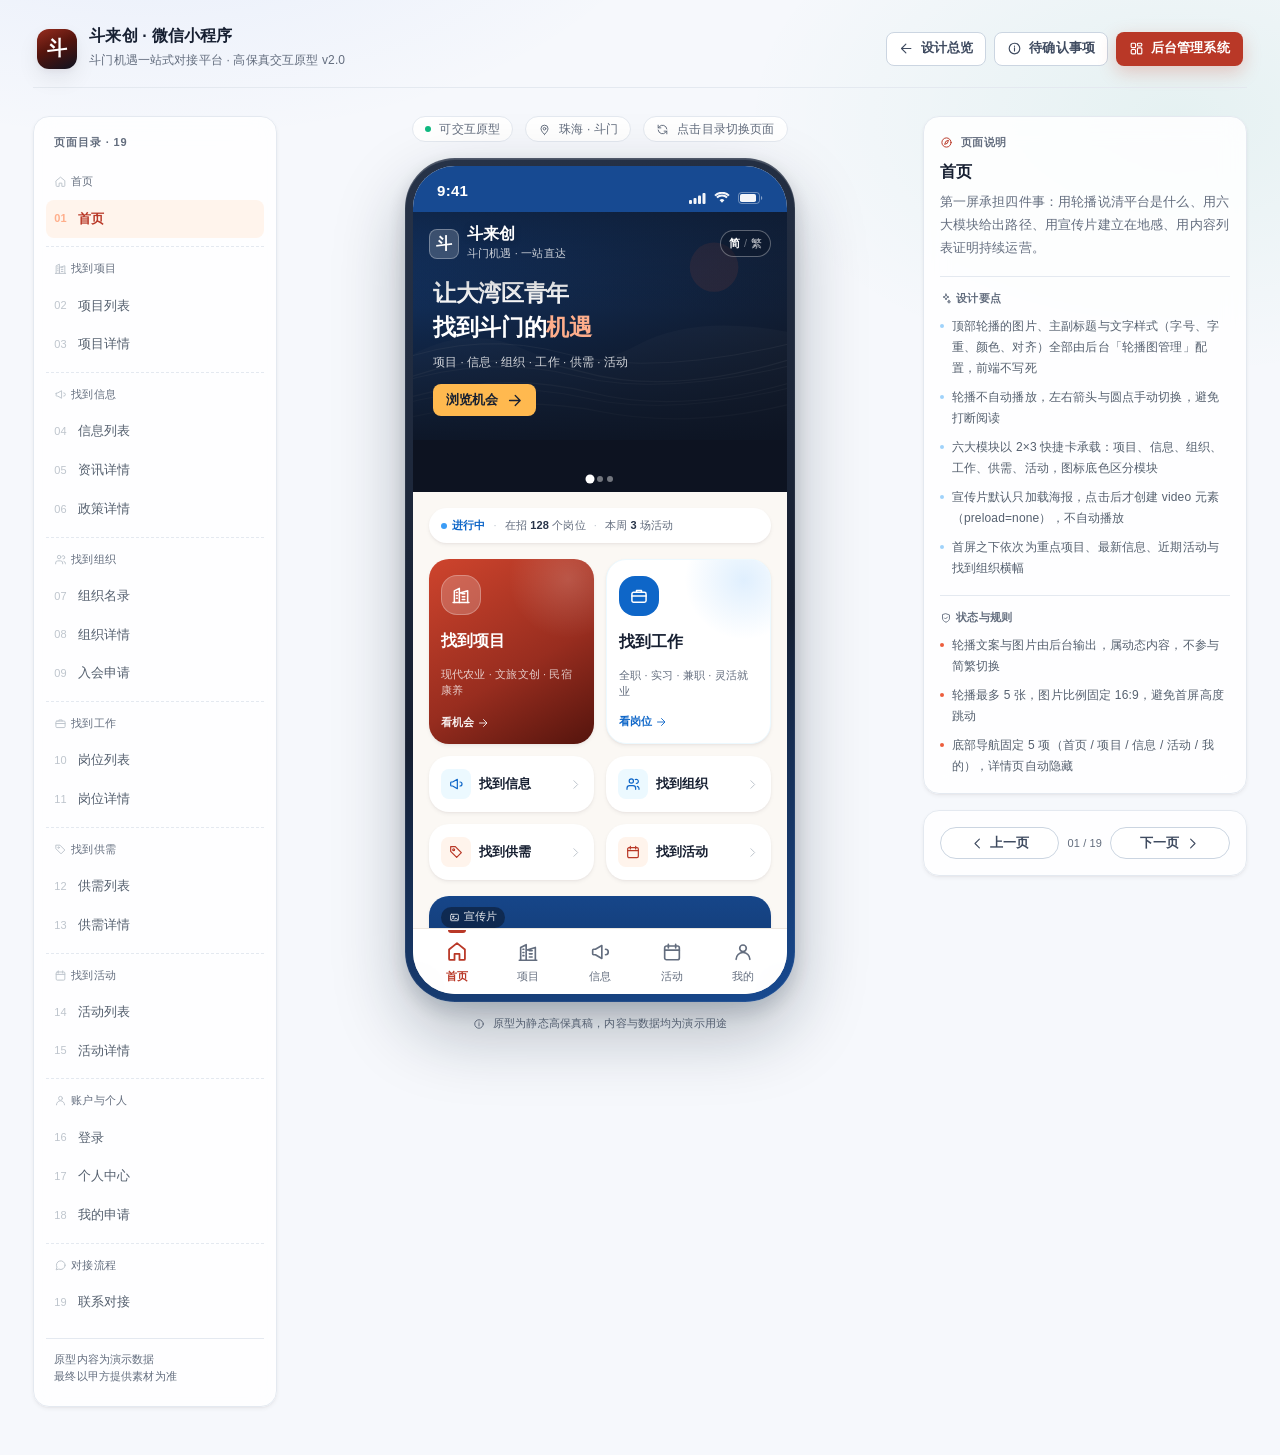
<file: src/miniprogram/index.html>
<!DOCTYPE html>
<html lang="zh-CN">
<head>
<meta charset="UTF-8">
<meta name="viewport" content="width=device-width, initial-scale=1.0">
<title>斗来创 · 微信小程序高保真原型</title>
<!--
  方向契约
  THESIS    一个让大湾区青年看得懂、信得过、愿意迈出第一步的斗门机遇入口；不是政务信息发布页。
  OWN-WORLD 湾区青蓝承载政务可信度，暖橙只用于"青年此刻可行动"的位置，生态绿归属在地产业与组织；
            水乡波纹是唯一装饰语言，出现在轮播与图片占位里，不进入内容区。
  STORY     看见斗门 → 找到项目 → 找到信息 → 找到工作与供需 → 找到活动 → 找到组织 → 提交申请。
  FIRST VIEW 首屏为后台可配置的轮播（图片、文案、文字样式），下方直接给出六大模块入口；
            轮播与宣传片均不自动播放，宣传片点击后才加载。
  FORM      390×844 内容优先单列，底部五 Tab 固定；卡片圆角 16px，层级靠留白与 1px 描边而非重阴影。
  语言      一键切换简体/繁体，仅作用于界面静态文案；后台发布的动态内容保持原文，不参与转换。
-->
<link rel="stylesheet" href="../assets/css/tokens.css">
<link rel="stylesheet" href="../assets/css/base.css">
<link rel="stylesheet" href="../assets/css/miniprogram.css">
</head>
<body>
<div class="mp-page">
  <div class="mp-layout">

    <!-- ================= 顶部 ================= -->
    <header class="mp-shell-header">
      <div class="shell-brand">
        <div class="shell-mark">斗</div>
        <div>
          <h1>斗来创 · 微信小程序</h1>
          <p>斗门机遇一站式对接平台 · 高保真交互原型 v2.0</p>
        </div>
      </div>
      <div class="shell-actions">
        <a class="btn btn-secondary" href="../index.html"><i data-icon="arrow-left"></i>设计总览</a>
        <a class="btn btn-secondary" href="../index.html#confirm"><i data-icon="info"></i>待确认事项</a>
        <a class="btn btn-primary" href="../admin/index.html"><i data-icon="dashboard"></i>后台管理系统</a>
      </div>
    </header>

    <!-- ================= 左侧页面目录 ================= -->
    <aside class="mp-rail" aria-label="页面目录">
      <p class="rail-title">页面目录 · 19</p>

      <div class="rail-group">
        <p class="rail-group-label"><i data-icon="home"></i>首页</p>
        <button class="rail-item active" data-go="home"><span class="idx">01</span>首页</button>
      </div>

      <div class="rail-group">
        <p class="rail-group-label"><i data-icon="building"></i>找到项目</p>
        <button class="rail-item" data-go="projects"><span class="idx">02</span>项目列表</button>
        <button class="rail-item" data-go="project-detail"><span class="idx">03</span>项目详情</button>
      </div>

      <div class="rail-group">
        <p class="rail-group-label"><i data-icon="megaphone"></i>找到信息</p>
        <button class="rail-item" data-go="info"><span class="idx">04</span>信息列表</button>
        <button class="rail-item" data-go="news-detail"><span class="idx">05</span>资讯详情</button>
        <button class="rail-item" data-go="policy-detail"><span class="idx">06</span>政策详情</button>
      </div>

      <div class="rail-group">
        <p class="rail-group-label"><i data-icon="users"></i>找到组织</p>
        <button class="rail-item" data-go="orgs"><span class="idx">07</span>组织名录</button>
        <button class="rail-item" data-go="org-detail"><span class="idx">08</span>组织详情</button>
        <button class="rail-item" data-go="apply"><span class="idx">09</span>入会申请</button>
      </div>

      <div class="rail-group">
        <p class="rail-group-label"><i data-icon="briefcase"></i>找到工作</p>
        <button class="rail-item" data-go="jobs"><span class="idx">10</span>岗位列表</button>
        <button class="rail-item" data-go="job-detail"><span class="idx">11</span>岗位详情</button>
      </div>

      <div class="rail-group">
        <p class="rail-group-label"><i data-icon="tag"></i>找到供需</p>
        <button class="rail-item" data-go="supply"><span class="idx">12</span>供需列表</button>
        <button class="rail-item" data-go="supply-detail"><span class="idx">13</span>供需详情</button>
      </div>

      <div class="rail-group">
        <p class="rail-group-label"><i data-icon="calendar"></i>找到活动</p>
        <button class="rail-item" data-go="activities"><span class="idx">14</span>活动列表</button>
        <button class="rail-item" data-go="activity-detail"><span class="idx">15</span>活动详情</button>
      </div>

      <div class="rail-group">
        <p class="rail-group-label"><i data-icon="user"></i>账户与个人</p>
        <button class="rail-item" data-go="login"><span class="idx">16</span>登录</button>
        <button class="rail-item" data-go="profile"><span class="idx">17</span>个人中心</button>
        <button class="rail-item" data-go="applications"><span class="idx">18</span>我的申请</button>
      </div>

      <div class="rail-group">
        <p class="rail-group-label"><i data-icon="message"></i>对接流程</p>
        <button class="rail-item" data-go="contact"><span class="idx">19</span>联系对接</button>
      </div>

      <p class="rail-foot">原型内容为演示数据<br>最终以甲方提供素材为准</p>
    </aside>

    <!-- ================= 设备舞台 ================= -->
    <main class="mp-stage">
      <div class="stage-top">
        <span class="pill"><span class="dot"></span>可交互原型</span>
        <span class="pill"><i data-icon="pin"></i>珠海 · 斗门</span>
        <span class="pill"><i data-icon="refresh"></i>点击目录切换页面</span>
      </div>

      <div class="device status-blue" id="device">
        <div class="device-inner">
          <div class="statusbar">
            <span class="sb-time">9:41</span>
            <div class="sb-right">
              <svg width="17" height="11" viewBox="0 0 17 11" fill="currentColor" aria-hidden="true"><rect x="0" y="7" width="3" height="4" rx="1"/><rect x="4.5" y="5" width="3" height="6" rx="1"/><rect x="9" y="2.5" width="3" height="8.5" rx="1"/><rect x="13.5" y="0" width="3" height="11" rx="1"/></svg>
              <svg width="16" height="12" viewBox="0 0 16 12" fill="currentColor" aria-hidden="true"><path d="M8 10.8 5.6 8.2a3.4 3.4 0 0 1 4.8 0zM2.2 4.8a8.2 8.2 0 0 1 11.6 0l-1.4 1.5a6.2 6.2 0 0 0-8.8 0zM.3 2.9a11 11 0 0 1 15.4 0l-1.4 1.4a9 9 0 0 0-12.6 0z"/></svg>
              <svg width="25" height="12" viewBox="0 0 25 12" fill="none" aria-hidden="true"><rect x=".5" y=".5" width="21" height="11" rx="3" stroke="currentColor" opacity=".4"/><rect x="2" y="2" width="16" height="8" rx="1.8" fill="currentColor"/><path d="M23 4v4a2.2 2.2 0 0 0 0-4z" fill="currentColor" opacity=".5"/></svg>
            </div>
          </div>

          <div class="screen-host" id="screenHost">

            <!-- ============ 01 首页 ============ -->
            <section class="screen active" data-screen="home" aria-label="首页">
              <header class="home-top">
                <div class="ht-brand">
                  <div class="hero-mark">斗</div>
                  <div>
                    <strong>斗来创</strong>
                    <span>斗门机遇 · 一站直达</span>
                  </div>
                </div>
                <div class="ht-actions">
                  <button class="lang-toggle" id="langToggle" aria-label="切换简体或繁体中文">
                    <span class="lt-opt active" data-lang="hans">简</span>
                    <span class="lt-sep">/</span>
                    <span class="lt-opt" data-lang="hant">繁</span>
                  </button>
                </div>
              </header>

              <!-- 轮播：图片、文案与文字样式均由后台配置 -->
              <section class="hero-carousel" id="heroCarousel" aria-label="首页轮播">
                <div class="hc-viewport">
                  <div class="hc-track" id="hcTrack">
                    <article class="hc-slide">
                      <div class="hc-bg media tone-deep"></div>
                      <div class="hc-scrim"></div>
                      <div class="hc-copy hc-left" data-dynamic style="--hc-size:23px;--hc-weight:700;--hc-color:#FFFFFF;--hc-sub-color:rgba(255,255,255,.8)">
                        <h1 class="hc-title">让大湾区青年<br>找到斗门的<em>机遇</em></h1>
                        <p class="hc-sub">项目 · 信息 · 组织 · 工作 · 供需 · 活动</p>
                        <button class="btn btn-accent" data-go="projects">浏览机会<i data-icon="arrow-right"></i></button>
                      </div>
                    </article>
                    <article class="hc-slide">
                      <div class="hc-bg media tone-tech"></div>
                      <div class="hc-scrim"></div>
                      <div class="hc-copy hc-center" data-dynamic style="--hc-size:20px;--hc-weight:600;--hc-color:#FFFFFF;--hc-sub-color:rgba(255,255,255,.82)">
                        <h1 class="hc-title">一份政策，<br>可能就是<em>第一步</em></h1>
                        <p class="hc-sub">重大信息 · 港澳政策 · 申报指引</p>
                        <button class="btn btn-glass" data-go="info">查看信息<i data-icon="arrow-right"></i></button>
                      </div>
                    </article>
                    <article class="hc-slide">
                      <div class="hc-bg media tone-sunset"></div>
                      <div class="hc-scrim"></div>
                      <div class="hc-copy hc-right" data-dynamic style="--hc-size:21px;--hc-weight:700;--hc-color:#FFFFFF;--hc-sub-color:rgba(255,255,255,.82)">
                        <h1 class="hc-title">周末在斗门，<br>和同路人<em>见一面</em></h1>
                        <p class="hc-sub">研学 · 路演 · 沙龙 · 志愿服务</p>
                        <button class="btn btn-accent" data-go="activities">查看活动<i data-icon="arrow-right"></i></button>
                      </div>
                    </article>
                  </div>
                </div>
                <button class="hc-nav prev" id="hcPrev" aria-label="上一张"><i data-icon="chevron-left"></i></button>
                <button class="hc-nav next" id="hcNext" aria-label="下一张"><i data-icon="chevron-right"></i></button>
                <div class="hc-dots" id="hcDots">
                  <button class="hc-dot active" data-slide="0" aria-label="第 1 张"></button>
                  <button class="hc-dot" data-slide="1" aria-label="第 2 张"></button>
                  <button class="hc-dot" data-slide="2" aria-label="第 3 张"></button>
                </div>
              </section>

              <div class="today-strip">
                <span class="ts-live">进行中</span>
                <span class="ts-sep">·</span>
                <span class="ts-item">在招 <b class="ts-num">128</b> 个岗位</span>
                <span class="ts-sep">·</span>
                <span class="ts-item">本周 <b class="ts-num">3</b> 场活动</span>
              </div>

              <div class="quick-grid">
                <article class="quick-card is-feat feat-coral" data-go="projects" role="button" tabindex="0">
                  <div class="q-icon"><i data-icon="building"></i></div>
                  <div class="q-title">找到项目</div>
                  <div class="q-desc">现代农业 · 文旅文创 · 民宿康养</div>
                  <span class="q-go">看机会<i data-icon="arrow-right"></i></span>
                </article>
                <article class="quick-card is-feat feat-tech" data-go="jobs" role="button" tabindex="0">
                  <div class="q-icon"><i data-icon="briefcase"></i></div>
                  <div class="q-title">找到工作</div>
                  <div class="q-desc">全职 · 实习 · 兼职 · 灵活就业</div>
                  <span class="q-go">看岗位<i data-icon="arrow-right"></i></span>
                </article>
                <article class="quick-card is-compact blue" data-go="info" role="button" tabindex="0">
                  <div class="q-icon"><i data-icon="megaphone"></i></div>
                  <div class="q-title">找到信息</div>
                  <div class="q-desc">重大信息 · 港澳政策 · 政策解读</div>
                  <i class="q-arrow" data-icon="chevron-right"></i>
                </article>
                <article class="quick-card is-compact teal" data-go="orgs" role="button" tabindex="0">
                  <div class="q-icon"><i data-icon="users"></i></div>
                  <div class="q-title">找到组织</div>
                  <div class="q-desc">联合会 · 行业协会 · 创业基地</div>
                  <i class="q-arrow" data-icon="chevron-right"></i>
                </article>
                <article class="quick-card is-compact orange" data-go="supply" role="button" tabindex="0">
                  <div class="q-icon"><i data-icon="tag"></i></div>
                  <div class="q-title">找到供需</div>
                  <div class="q-desc">产品供应 · 求购 · 租赁 · 合作</div>
                  <i class="q-arrow" data-icon="chevron-right"></i>
                </article>
                <article class="quick-card is-compact green" data-go="activities" role="button" tabindex="0">
                  <div class="q-icon"><i data-icon="calendar"></i></div>
                  <div class="q-title">找到活动</div>
                  <div class="q-desc">研学 · 路演 · 沙龙 · 志愿服务</div>
                  <i class="q-arrow" data-icon="chevron-right"></i>
                </article>
              </div>

              <!-- 宣传片：点击后才创建 video 元素，preload=none，不自动播放 -->
              <section class="promo-card" id="promoCard" aria-label="宣传片">
                <div class="promo-stage" id="promoStage">
                  <div class="promo-poster" id="promoPoster">
                    <div class="pp-scrim"></div>
                    <span class="pp-tag"><i data-icon="image"></i>宣传片</span>
                    <button class="promo-play" id="promoPlay" aria-label="播放宣传片"><i data-icon="chevron-right"></i></button>
                  </div>
                </div>
                <div class="promo-meta">
                  <div class="pm-text">
                    <h4>斗门，值得你来看看</h4>
                    <p>点击播放 · 视频按需加载，不自动播放</p>
                  </div>
                  <span class="pm-dur">02:18</span>
                </div>
              </section>

              <div class="mp-body" style="padding-top:20px;">
                <section class="mp-section">
                  <div class="section-head">
                    <h3>重点项目</h3>
                    <button class="link-more" data-go="projects">全部 <i data-icon="chevron-right"></i></button>
                  </div>
                  <div class="hscroll">
                    <article class="project-mini" data-go="project-detail" role="button" tabindex="0">
                      <div class="pm-media media tone-warm">
                        <span class="media-tag"><i data-icon="leaf"></i>重点推荐</span>
                      </div>
                      <div class="pm-body">
                        <h4>白蕉海鲈预制菜产业园</h4>
                        <p>现代农业 · 预制菜加工</p>
                        <div class="pm-foot">
                          <span class="pm-loc"><i data-icon="pin"></i>白蕉镇</span>
                          <span class="tag tag-green">招商中</span>
                        </div>
                      </div>
                    </article>
                    <article class="project-mini" data-go="project-detail" role="button" tabindex="0">
                      <div class="pm-media media tone-warm">
                        <span class="media-tag">文旅文创</span>
                      </div>
                      <div class="pm-body">
                        <h4>斗门旧街文创街区</h4>
                        <p>历史街区 · 文创零售</p>
                        <div class="pm-foot">
                          <span class="pm-loc"><i data-icon="pin"></i>斗门镇</span>
                          <span class="tag tag-blue">合作运营</span>
                        </div>
                      </div>
                    </article>
                    <article class="project-mini" data-go="project-detail" role="button" tabindex="0">
                      <div class="pm-media media tone-teal">
                        <span class="media-tag">民宿康养</span>
                      </div>
                      <div class="pm-body">
                        <h4>莲江村乡村民宿集群</h4>
                        <p>水乡民宿 · 研学基地</p>
                        <div class="pm-foot">
                          <span class="pm-loc"><i data-icon="pin"></i>莲洲镇</span>
                          <span class="tag tag-coral">招募中</span>
                        </div>
                      </div>
                    </article>
                  </div>
                </section>

                <section class="mp-section">
                  <div class="section-head">
                    <h3>最新信息</h3>
                    <button class="link-more" data-go="info">更多 <i data-icon="chevron-right"></i></button>
                  </div>
                  <article class="news-row" data-go="news-detail" data-dynamic role="button" tabindex="0">
                    <div class="nr-body">
                      <div class="nr-meta"><span class="tag tag-blue">要闻</span><span>2026-10-24</span></div>
                      <h4>区委统战部召开大湾区青年创新创业工作推进会</h4>
                      <div class="nr-meta"><span>斗门融媒</span><span>·</span><span>阅读 1,286</span></div>
                    </div>
                    <div class="nr-thumb media tone-blue"></div>
                  </article>
                  <article class="news-row" data-go="news-detail" data-dynamic role="button" tabindex="0">
                    <div class="nr-body">
                      <div class="nr-meta"><span class="tag tag-blue">两会</span><span>2026-10-22</span></div>
                      <h4>斗门区两会专题：以青年创业为抓手推动乡村振兴</h4>
                      <div class="nr-meta"><span>斗门融媒</span><span>·</span><span>阅读 968</span></div>
                    </div>
                    <div class="nr-thumb media tone-sunset"></div>
                  </article>
                  <article class="policy-item" data-go="policy-detail" data-dynamic role="button" tabindex="0">
                    <div class="pi-icon"><i data-icon="document"></i></div>
                    <div class="pi-body">
                      <h4>《珠海市斗门区支持港澳青年创新创业若干措施》</h4>
                      <div class="pi-meta"><span>区科技创新局</span><span>·</span><span>2026-10-18</span></div>
                    </div>
                  </article>
                </section>

                <section class="mp-section">
                  <div class="section-head">
                    <h3>近期活动</h3>
                    <button class="link-more" data-go="activities">全部 <i data-icon="chevron-right"></i></button>
                  </div>
                  <article class="activity-card" data-go="activity-detail" data-dynamic role="button" tabindex="0">
                    <div class="ac-date"><strong>25</strong><span>10月</span></div>
                    <div class="ac-body">
                      <div class="ac-tags"><span class="tag tag-coral">报名中</span><span class="tag tag-gray">研学交流</span></div>
                      <h4>湾区青年水乡研学营 · 莲洲站</h4>
                      <p class="ac-meta"><i data-icon="clock"></i>10-25 09:00 · 莲江村</p>
                      <div class="ac-foot"><span>莲洲镇乡村振兴促进会</span><span class="ac-count">已报名 36/50</span></div>
                    </div>
                  </article>
                  <article class="activity-card" data-go="activity-detail" data-dynamic role="button" tabindex="0">
                    <div class="ac-date"><strong>08</strong><span>11月</span></div>
                    <div class="ac-body">
                      <div class="ac-tags"><span class="tag tag-blue">预告</span><span class="tag tag-gray">项目路演</span></div>
                      <h4>青年创业项目路演与资源对接会</h4>
                      <p class="ac-meta"><i data-icon="clock"></i>11-08 14:00 · 斗门旧街</p>
                      <div class="ac-foot"><span>斗门区湾区青年发展联合会</span><span class="ac-count">限额 80 人</span></div>
                    </div>
                  </article>
                </section>
              </div>

              <button class="org-banner" data-go="orgs">
                <div class="ob-top"><i data-icon="users"></i>找到组织 · 融入湾区</div>
                <h4>加入斗门区湾区青年发展联合会</h4>
                <p>与在地创业者建立联系，获取项目、政策与活动信息。</p>
                <span class="ob-btn">查看组织名录<i data-icon="arrow-right"></i></span>
              </button>

              <div style="height:24px;flex:none;"></div>
            </section>

            <!-- ============ 02 找到项目 ============ -->
            <section class="screen" data-screen="projects" aria-label="找到项目">
              <header class="mp-page-head">
                <div class="head-row">
                  <button class="mp-head-home" data-go="home" aria-label="返回首页"><i data-icon="home"></i></button>
                  <div>
                    <h2>找到项目</h2>
                    <p class="sub">发现斗门产业资源，对接合作机会</p>
                  </div>
                  <button class="mp-head-action" data-toast="筛选面板：可按镇街、领域、合作方式筛选"><i data-icon="filter"></i>筛选</button>
                </div>
                <div class="mp-search">
                  <i data-icon="search"></i>
                  <input type="search" placeholder="搜索项目名称、领域或镇街" aria-label="搜索项目">
                </div>
              </header>
              <div class="filter-bar">
                <button class="chip active">全部</button>
                <button class="chip">现代农业</button>
                <button class="chip">文旅文创</button>
                <button class="chip">预制菜</button>
                <button class="chip">民宿康养</button>
                <button class="chip">数字乡村</button>
              </div>
              <div class="mp-body">
                <div class="list-count"><span>共 <strong>42</strong> 个项目</span><span>按更新时间排序</span></div>

                <article class="feature-project" data-go="project-detail" role="button" tabindex="0">
                  <div class="fp-media media tone-warm">
                    <span class="media-tag accent"><i data-icon="sparkles"></i>重点推荐</span>
                    <div class="fp-body">
                      <h4>白蕉海鲈预制菜产业园</h4>
                      <p>从养殖到预制菜，打造湾区海鲈全产业链合作平台</p>
                      <div class="fp-meta"><span><i data-icon="pin"></i>白蕉镇</span><span>·</span><span>现代农业</span><span>·</span><span>招商中</span></div>
                    </div>
                  </div>
                </article>

                <article class="project-card" data-go="project-detail" role="button" tabindex="0">
                  <div class="pc-media media tone-warm"></div>
                  <div class="pc-body">
                    <h4>斗门旧街文创街区</h4>
                    <div class="pc-tags"><span class="tag tag-blue">文旅文创</span><span class="tag tag-gray">合作运营</span></div>
                    <p class="pc-desc">依托百年骑楼老街，引入文创零售、非遗体验与青年共创空间。</p>
                    <div class="pc-foot">
                      <span class="pc-loc"><i data-icon="pin"></i>斗门镇</span>
                      <span class="pc-go">查看详情<i data-icon="chevron-right"></i></span>
                    </div>
                  </div>
                </article>

                <article class="project-card" data-go="project-detail" role="button" tabindex="0">
                  <div class="pc-media media tone-teal"></div>
                  <div class="pc-body">
                    <h4>莲江村乡村民宿集群</h4>
                    <div class="pc-tags"><span class="tag tag-green">民宿康养</span><span class="tag tag-gray">招募中</span></div>
                    <p class="pc-desc">水乡院落改造与运营，配套研学、骑行与农事体验业态。</p>
                    <div class="pc-foot">
                      <span class="pc-loc"><i data-icon="pin"></i>莲洲镇</span>
                      <span class="pc-go">查看详情<i data-icon="chevron-right"></i></span>
                    </div>
                  </div>
                </article>

                <article class="project-card" data-go="project-detail" role="button" tabindex="0">
                  <div class="pc-media media tone-blue"></div>
                  <div class="pc-body">
                    <h4>接霞庄数字文创基地</h4>
                    <div class="pc-tags"><span class="tag tag-blue">数字乡村</span><span class="tag tag-gray">合资合作</span></div>
                    <p class="pc-desc">古村落数字化展示、青年影像创作与乡村内容孵化空间。</p>
                    <div class="pc-foot">
                      <span class="pc-loc"><i data-icon="pin"></i>斗门镇</span>
                      <span class="pc-go">查看详情<i data-icon="chevron-right"></i></span>
                    </div>
                  </div>
                </article>

                <article class="project-card" data-go="project-detail" role="button" tabindex="0">
                  <div class="pc-media media tone-sunset"></div>
                  <div class="pc-body">
                    <h4>黄杨山生态茶园</h4>
                    <div class="pc-tags"><span class="tag tag-green">现代农业</span><span class="tag tag-gray">品牌共建</span></div>
                    <p class="pc-desc">高山生态茶园与茶文化体验，寻求品牌联名与渠道合作。</p>
                    <div class="pc-foot">
                      <span class="pc-loc"><i data-icon="pin"></i>斗门镇</span>
                      <span class="pc-go">查看详情<i data-icon="chevron-right"></i></span>
                    </div>
                  </div>
                </article>

                <button class="btn btn-secondary btn-block" data-toast="已加载更多项目">加载更多</button>
              </div>
            </section>

            <!-- ============ 03 项目详情 ============ -->
            <section class="screen" data-screen="project-detail" aria-label="项目详情">
              <div class="detail-hero media tone-warm">
                <div class="dh-overlay"></div>
                <button class="dh-back" data-back aria-label="返回"><i data-icon="chevron-left"></i></button>
                <button class="dh-share" aria-label="分享" data-toast="已调起微信分享"><i data-icon="share"></i></button>
                <span class="media-tag accent dh-badge"><i data-icon="sparkles"></i>重点推荐</span>
              </div>
              <div class="detail-body">
                <div>
                  <h1 class="detail-title">白蕉海鲈预制菜产业园</h1>
                  <div class="detail-tags" style="margin-top:9px;">
                    <span class="tag tag-green tag-lg">现代农业</span>
                    <span class="tag tag-blue tag-lg">预制菜</span>
                    <span class="tag tag-coral tag-lg">招商中</span>
                  </div>
                  <div class="detail-meta" style="margin-top:10px;">
                    <span><i data-icon="pin"></i>珠海市斗门区白蕉镇</span>
                    <span><i data-icon="clock"></i>更新于 2026-10-22</span>
                  </div>
                </div>

                <div class="info-grid">
                  <div class="info-cell"><div class="ic-label">所属镇街</div><div class="ic-value">白蕉镇</div></div>
                  <div class="info-cell"><div class="ic-label">项目类型</div><div class="ic-value">现代农业</div></div>
                  <div class="info-cell"><div class="ic-label">合作方式</div><div class="ic-value">合资合作</div></div>
                  <div class="info-cell"><div class="ic-label">项目状态</div><div class="ic-value" style="color:var(--green-600)">招商中</div></div>
                </div>

                <div class="content-block">
                  <h4>项目简介</h4>
                  <p>白蕉镇是"中国海鲈之乡"，拥有从种苗、养殖到加工、冷链的完整产业链。园区规划建设标准化预制菜加工区、冷链仓储与产品研发中心，面向港澳青年创业者开放合作。</p>
                  <p>项目重点引入品牌策划、食品研发、跨境电商与青年主理人团队，共同开发适合港澳及海外市场的海鲈预制菜产品。</p>
                </div>

                <div class="content-block">
                  <h4>项目亮点</h4>
                  <ul class="cb-list">
                    <li><i data-icon="check-circle"></i><span>依托国家地理标志产品"白蕉海鲈"，原料供应稳定。</span></li>
                    <li><i data-icon="check-circle"></i><span>园区提供标准化厂房、冷链仓储与检测认证支持。</span></li>
                    <li><i data-icon="check-circle"></i><span>对接港澳渠道资源，支持跨境电商与品牌联名。</span></li>
                  </ul>
                </div>

                <div class="content-block">
                  <h4>图文展示</h4>
                  <div class="media-grid">
                    <div class="mg-item media tone-sunset"></div>
                    <div class="mg-item media tone-blue"></div>
                    <div class="mg-item media tone-warm"></div>
                  </div>
                </div>

                <div class="contact-locked">
                  <div class="cl-icon"><i data-icon="lock"></i></div>
                  <div class="cl-body">
                    <h5>联系方式登录后可见</h5>
                    <p>登录后可查看联系人并发起对接申请</p>
                  </div>
                  <button class="btn btn-primary btn-sm" data-go="login">去登录</button>
                </div>
              </div>

              <div class="action-bar">
                <button class="ab-icon" data-toast="已复制项目链接"><i data-icon="share"></i>分享</button>
                <button class="btn btn-primary" data-go="contact">联系对接</button>
              </div>
            </section>

            <!-- ============ 04 找到信息 ============ -->
            <section class="screen" data-screen="info" aria-label="找到信息">
              <header class="mp-page-head">
                <div class="head-row">
                  <button class="mp-head-home" data-go="home" aria-label="返回首页"><i data-icon="home"></i></button>
                  <div>
                    <h2>找到信息</h2>
                    <p class="sub">重大信息 · 港澳政策 · 政策解读</p>
                  </div>
                </div>
                <div class="mp-search">
                  <i data-icon="search"></i>
                  <input type="search" placeholder="搜索信息标题、政策名称或发文机关" aria-label="搜索信息">
                </div>
                <div class="mp-tabs">
                  <button class="mp-tab active">全部</button>
                  <button class="mp-tab">重大信息</button>
                  <button class="mp-tab">港澳政策</button>
                  <button class="mp-tab">政策解读</button>
                </div>
              </header>
              <div class="mp-body">
                <div class="notice">
                  <i data-icon="info"></i>
                  <span>信息与政策以官方发布为准。平台提供汇编与解读，具体申报以主管部门要求为准。</span>
                </div>

                <article class="feature-project" data-go="news-detail" data-dynamic role="button" tabindex="0">
                  <div class="fp-media media tone-blue" style="height:148px;">
                    <span class="media-tag">要闻</span>
                    <div class="fp-body">
                      <h4>区委统战部召开大湾区青年创新创业工作推进会</h4>
                      <p>聚焦项目对接、政策落地与组织服务</p>
                      <div class="fp-meta"><span>斗门融媒</span><span>·</span><span>2026-10-24</span></div>
                    </div>
                  </div>
                </article>

                <article class="news-row" data-go="news-detail" data-dynamic role="button" tabindex="0">
                  <div class="nr-body">
                    <div class="nr-meta"><span class="tag tag-blue">两会</span><span>2026-10-22</span></div>
                    <h4>斗门区两会专题：以青年创业为抓手推动乡村振兴</h4>
                    <div class="nr-meta"><span>斗门融媒</span><span>·</span><span>阅读 968</span></div>
                  </div>
                  <div class="nr-thumb media tone-warm"></div>
                </article>

                <article class="news-row" data-go="news-detail" data-dynamic role="button" tabindex="0">
                  <div class="nr-body">
                    <div class="nr-meta"><span class="tag tag-blue">统战工作</span><span>2026-10-21</span></div>
                    <h4>大湾区青年走进莲洲镇开展研学交流</h4>
                    <div class="nr-meta"><span>斗门融媒</span><span>·</span><span>阅读 742</span></div>
                  </div>
                  <div class="nr-thumb media tone-teal"></div>
                </article>

                <div class="section-head" style="margin-top:2px;">
                  <h3>政策与解读</h3>
                  <span class="hint-inline">共 36 条</span>
                </div>

                <article class="policy-item" data-go="policy-detail" data-dynamic role="button" tabindex="0" style="border-color:#F3D9BE;background:linear-gradient(180deg,#FFF9F2,#fff);">
                  <div class="pi-icon" style="background:#FDEBD7;"><i data-icon="sparkles"></i></div>
                  <div class="pi-body">
                    <div style="display:flex;align-items:center;gap:6px;margin-bottom:4px;">
                      <span class="tag tag-coral">最新</span>
                      <span class="tag tag-gray">政策汇编</span>
                    </div>
                    <h4>《珠海市斗门区支持港澳青年创新创业若干措施》</h4>
                    <div class="pi-meta"><span>区科技创新局</span><span>·</span><span>2026-10-18</span><span>·</span><span>阅读 2,104</span></div>
                  </div>
                </article>

                <article class="policy-item" data-go="policy-detail" data-dynamic role="button" tabindex="0">
                  <div class="pi-icon"><i data-icon="document"></i></div>
                  <div class="pi-body">
                    <h4>《港澳居民在斗门就业创业服务指南》</h4>
                    <div class="pi-meta"><span class="tag tag-green">就业创业</span><span>区人社局</span><span>2026-10-12</span></div>
                  </div>
                </article>

                <article class="policy-item" data-go="policy-detail" data-dynamic role="button" tabindex="0">
                  <div class="pi-icon"><i data-icon="file"></i></div>
                  <div class="pi-body">
                    <h4>《大湾区青年创业项目申报指引（2026）》</h4>
                    <div class="pi-meta"><span class="tag tag-green">申报指引</span><span>区委统战部</span><span>2026-09-28</span></div>
                  </div>
                </article>

                <button class="btn btn-secondary btn-block" data-toast="已加载更多信息">加载更多</button>
              </div>
            </section>

            <!-- ============ 05 重大信息详情 ============ -->
            <section class="screen" data-screen="news-detail" aria-label="重大信息详情">
              <nav class="detail-nav">
                <button class="dn-back" data-back aria-label="返回"><i data-icon="chevron-left"></i></button>
                <span class="dn-title">重大信息</span>
                <div class="dn-actions">
                  <button aria-label="分享" data-toast="已调起微信分享"><i data-icon="share"></i></button>
                </div>
              </nav>
              <div class="article-head" data-dynamic>
                <h1>区委统战部召开大湾区青年创新创业工作推进会</h1>
                <div class="article-meta">
                  <span class="am-source">斗门融媒</span>
                  <span>2026-10-24 15:30</span>
                  <span>阅读 1,286</span>
                </div>
              </div>
              <div class="article-body" data-dynamic>
                <p class="lead">10月24日，区委统战部召开大湾区青年创新创业工作推进会，围绕项目对接、政策落地、组织服务等重点事项进行研究部署。</p>
                <p>会议指出，要充分发挥斗门产业与政策资源优势，持续完善"斗来创"平台功能，让大湾区青年更便捷地了解斗门、走进斗门、扎根斗门。</p>
                <figure class="article-figure">
                  <div class="af-media media tone-blue"></div>
                  <figcaption>会议现场 · 斗门区融媒体中心</figcaption>
                </figure>
                <p>会议强调，要健全项目对接机制，梳理形成项目清单，推动青年团队与在地项目精准匹配；要优化政策服务，做好青年在斗门就业创业的政策解读与申报指引。</p>
                <h3>完善组织服务，建立常态化联系</h3>
                <p>会议要求，依托区内联合会、行业协会和创业基地，建立青年常态化联系机制，定期开展研学交流、项目路演和创业辅导活动。</p>
                <p>下一步，平台将持续更新项目、信息、岗位、供需与活动内容，并开通线上入会申请、活动报名与联系对接服务。</p>
              </div>
              <div class="article-source" data-dynamic>
                <strong>来源：</strong>珠海市斗门区融媒体中心<br>
                <strong>责任编辑：</strong>李明 · 内容经审核通过后发布
              </div>
              <div style="height:24px;flex:none;"></div>
            </section>

            <!-- ============ 06 政策详情 ============ -->
            <section class="screen" data-screen="policy-detail" aria-label="政策详情">
              <nav class="detail-nav">
                <button class="dn-back" data-back aria-label="返回"><i data-icon="chevron-left"></i></button>
                <span class="dn-title">政策信息</span>
                <div class="dn-actions">
                  <button aria-label="分享" data-toast="已调起微信分享"><i data-icon="share"></i></button>
                </div>
              </nav>
              <header class="policy-hero">
                <div class="ph-label"><i data-icon="document"></i>政策汇编 · 珠海市斗门区</div>
                <h1>珠海市斗门区支持港澳青年创新创业若干措施</h1>
                <div class="ph-tags">
                  <span class="tag">就业创业</span>
                  <span class="tag">资金扶持</span>
                  <span class="tag">2026年</span>
                </div>
              </header>
              <div class="detail-body">
                <div class="doc-meta">
                  <div class="dm-row"><span class="dm-label">文号</span><span class="dm-value">斗府办〔2026〕18号</span></div>
                  <div class="dm-row"><span class="dm-label">发布日期</span><span class="dm-value">2026-10-18</span></div>
                  <div class="dm-row"><span class="dm-label">实施日期</span><span class="dm-value">2026-11-01</span></div>
                  <div class="dm-row"><span class="dm-label">适用对象</span><span class="dm-value">港澳青年、大湾区青年创业主体</span></div>
                  <div class="dm-row"><span class="dm-label">来源</span><span class="dm-value">珠海市斗门区人民政府</span></div>
                </div>

                <div class="policy-points">
                  <h5><i data-icon="sparkles"></i>政策要点</h5>
                  <ul>
                    <li>港澳青年创办企业可申请最高 30 万元创业资助。</li>
                    <li>入驻创业基地的项目，前两年租金按 50% 给予补贴。</li>
                    <li>符合条件的港澳青年可申请人才住房与生活补贴。</li>
                  </ul>
                </div>

                <div class="policy-article">
                  <div class="pa-head">
                    <h2>珠海市斗门区支持港澳青年<br>创新创业若干措施</h2>
                    <p>斗府办〔2026〕18号</p>
                  </div>
                  <div class="pa-body">
                    <p><span class="clause">第一条</span> 为支持港澳青年来斗门创新创业，融入粤港澳大湾区发展，结合本区实际，制定本措施。</p>
                    <p><span class="clause">第二条</span> 本措施适用于在斗门区依法登记注册、由港澳青年创办或实际参与经营的企业、个体工商户及青年创业项目。</p>
                    <p><span class="clause">第三条</span> 对符合条件的港澳青年创业项目，经评审给予最高 30 万元的创业资助，分阶段拨付。</p>
                    <p><span class="clause">第四条</span> 对入驻区级创业基地的港澳青年项目，前两年按租金 50% 给予补贴，单个项目每年最高 5 万元。</p>
                    <p><span class="clause">第五条</span> 支持港澳青年参加创业培训、研学交流与项目路演，按规定给予活动费用支持。</p>
                  </div>
                </div>

                <div>
                  <div class="mini-head">
                    <h3>政策文件</h3>
                    <span class="count">共 2 个附件</span>
                  </div>
                  <div class="attach-list">
                    <button class="attach-item" data-toast="文件下载需登录后操作">
                      <div class="ai-icon"><i data-icon="file"></i></div>
                      <div class="ai-body"><h5>斗府办〔2026〕18号 全文.pdf</h5><p>PDF · 1.2 MB</p></div>
                      <div class="ai-dl"><i data-icon="download"></i></div>
                    </button>
                    <button class="attach-item" data-toast="文件下载需登录后操作">
                      <div class="ai-icon"><i data-icon="file"></i></div>
                      <div class="ai-body"><h5>政策申报材料清单.docx</h5><p>DOCX · 86 KB</p></div>
                      <div class="ai-dl"><i data-icon="download"></i></div>
                    </button>
                  </div>
                </div>

                <div class="notice notice-warn">
                  <i data-icon="alert"></i>
                  <span>本页面内容为演示数据。正式政策文本、文号及申报条件以主管部门官方发布为准。</span>
                </div>
              </div>
              <div class="action-bar">
                <button class="btn btn-primary" data-toast="文件下载需登录后操作"><i data-icon="download"></i>下载文件</button>
              </div>
            </section>

            <!-- ============ 07 组织名录 ============ -->
            <section class="screen" data-screen="orgs" aria-label="找到组织">
              <nav class="detail-nav">
                <button class="dn-back" data-back aria-label="返回"><i data-icon="chevron-left"></i></button>
                <button class="dn-home" data-go="home" aria-label="返回首页"><i data-icon="home"></i></button>
                <span class="dn-title">找到组织</span>
                <div class="dn-actions">
                  <button aria-label="我的申请" data-go="applications"><i data-icon="clipboard"></i></button>
                </div>
              </nav>
              <div class="mp-body" style="gap:14px;">
                <div class="org-banner" style="margin:0;">
                  <div class="ob-top"><i data-icon="users"></i>联结大湾区青年与斗门在地组织</div>
                  <h4>找到适合你的组织</h4>
                  <p>浏览联合会、统战社团、创业基地与行业协会，在线提交入会申请。</p>
                  <button class="ob-btn" data-go="applications">我的申请<i data-icon="arrow-right"></i></button>
                </div>

                <div class="mp-search">
                  <i data-icon="search"></i>
                  <input type="search" placeholder="搜索组织名称" aria-label="搜索组织">
                </div>

                <div class="chips">
                  <button class="chip active">全部</button>
                  <button class="chip">联合会</button>
                  <button class="chip">统战社团</button>
                  <button class="chip">创业基地</button>
                  <button class="chip">行业协会</button>
                </div>

                <article class="org-card" data-go="org-detail" role="button" tabindex="0">
                  <div class="org-logo">港</div>
                  <div class="oc-body">
                    <h4>斗门区湾区青年发展联合会</h4>
                    <p class="oc-desc">联系服务大湾区青年创业主体，开展项目对接、研学交流与创业辅导。</p>
                    <div class="oc-foot">
                      <div class="oc-stats"><span><strong>128</strong> 成员</span><span><strong>16</strong> 场活动</span></div>
                      <span class="tag tag-green">可申请入会</span>
                    </div>
                  </div>
                </article>

                <article class="org-card" data-go="org-detail" role="button" tabindex="0">
                  <div class="org-logo blue">新</div>
                  <div class="oc-body">
                    <h4>斗门区新的社会阶层人士联谊会</h4>
                    <p class="oc-desc">团结新的社会阶层人士，搭建交流合作与建言献策平台。</p>
                    <div class="oc-foot">
                      <div class="oc-stats"><span><strong>86</strong> 成员</span><span><strong>12</strong> 场活动</span></div>
                      <span class="tag tag-green">可申请入会</span>
                    </div>
                  </div>
                </article>

                <article class="org-card" data-go="org-detail" role="button" tabindex="0">
                  <div class="org-logo teal">莲</div>
                  <div class="oc-body">
                    <h4>莲洲镇乡村振兴促进会</h4>
                    <p class="oc-desc">汇聚乡村运营、民宿、研学等主体，推动莲洲镇乡村产业发展。</p>
                    <div class="oc-foot">
                      <div class="oc-stats"><span><strong>64</strong> 成员</span><span><strong>9</strong> 场活动</span></div>
                      <span class="tag tag-green">可申请入会</span>
                    </div>
                  </div>
                </article>

                <article class="org-card" data-go="org-detail" role="button" tabindex="0">
                  <div class="org-logo orange">青</div>
                  <div class="oc-body">
                    <h4>斗门区青年企业家协会</h4>
                    <p class="oc-desc">服务青年企业家成长，促进企业间资源对接与协同发展。</p>
                    <div class="oc-foot">
                      <div class="oc-stats"><span><strong>152</strong> 成员</span><span><strong>21</strong> 场活动</span></div>
                      <span class="tag tag-gray">需推荐入会</span>
                    </div>
                  </div>
                </article>
              </div>
            </section>

            <!-- ============ 08 组织详情 ============ -->
            <section class="screen" data-screen="org-detail" aria-label="组织详情">
              <nav class="detail-nav">
                <button class="dn-back" data-back aria-label="返回"><i data-icon="chevron-left"></i></button>
                <span class="dn-title">组织详情</span>
                <div class="dn-actions">
                  <button aria-label="分享" data-toast="已调起微信分享"><i data-icon="share"></i></button>
                </div>
              </nav>
              <header class="org-hero">
                <div class="oh-top">
                  <div class="org-logo">港</div>
                  <div>
                    <h1>斗门区湾区青年发展联合会</h1>
                    <div class="oh-tags">
                      <span class="tag">联合会</span>
                      <span class="tag">大湾区青年</span>
                      <span class="tag">创业服务</span>
                    </div>
                  </div>
                </div>
                <div class="oh-stats">
                  <div><strong>128</strong><span>在册成员</span></div>
                  <div><strong>16</strong><span>年度活动</span></div>
                  <div><strong>2021</strong><span>成立年份</span></div>
                </div>
              </header>
              <div class="detail-body">
                <div class="content-block">
                  <h4>组织简介</h4>
                  <p>斗门区湾区青年发展联合会由区内创业主体、大湾区青年代表及相关服务机构自愿组成，致力于搭建青年了解斗门、对接项目、融入湾区的服务平台。</p>
                </div>
                <div class="content-block">
                  <h4>主要职责</h4>
                  <ul class="cb-list">
                    <li><i data-icon="check-circle"></i><span>开展创业项目对接、路演与资源链接。</span></li>
                    <li><i data-icon="check-circle"></i><span>组织大湾区青年研学交流、创业培训活动。</span></li>
                    <li><i data-icon="check-circle"></i><span>协助会员了解港澳政策与申报流程。</span></li>
                  </ul>
                </div>
                <div class="content-block">
                  <h4>近期活动</h4>
                  <div class="act-list">
                    <div class="act-item">
                      <div class="act-thumb media tone-sunset"></div>
                      <div>
                        <h5>湾区青年水乡研学营 · 莲洲站</h5>
                        <p>2026-10-21 · 莲江村</p>
                      </div>
                    </div>
                    <div class="act-item">
                      <div class="act-thumb media tone-warm"></div>
                      <div>
                        <h5>青年创业项目路演与资本对接会</h5>
                        <p>2026-09-28 · 斗门旧街</p>
                      </div>
                    </div>
                  </div>
                </div>
                <div class="contact-locked">
                  <div class="cl-icon"><i data-icon="phone"></i></div>
                  <div class="cl-body">
                    <h5>联系方式登录后可见</h5>
                    <p>入会申请提交后由组织工作人员联系</p>
                  </div>
                  <button class="btn btn-secondary btn-sm" data-go="login">登录</button>
                </div>
                <div class="notice notice-green">
                  <i data-icon="shield"></i>
                  <span>入会申请信息仅用于资格审核，平台与组织将严格保密。</span>
                </div>
              </div>
              <div class="action-bar">
                <button class="btn btn-green" data-go="apply"><i data-icon="user-check"></i>申请入会</button>
              </div>
            </section>

            <!-- ============ 09 入会申请 ============ -->
            <section class="screen" data-screen="apply" aria-label="入会申请">
              <nav class="detail-nav">
                <button class="dn-back" data-back aria-label="返回"><i data-icon="chevron-left"></i></button>
                <span class="dn-title">入会申请</span>
                <div class="dn-actions">
                  <button aria-label="入会须知" data-toast="入会须知：请如实填写信息，审核周期约 5 个工作日"><i data-icon="info"></i></button>
                </div>
              </nav>
              <div class="stepper">
                <div class="step done"><span class="s-dot"><i data-icon="check"></i></span><span class="s-label">基本信息</span></div>
                <div class="step active"><span class="s-dot">2</span><span class="s-label">申请信息</span></div>
                <div class="step"><span class="s-dot">3</span><span class="s-label">确认提交</span></div>
              </div>
              <div class="mp-body" style="gap:14px;">
                <div class="summary-card">
                  <div class="sc-avatar">陈</div>
                  <div class="sc-body">
                    <h5>陈晓琳 · 香港</h5>
                    <p>港澳居民来往内地通行证 · 已填写</p>
                  </div>
                  <button class="sc-edit" data-toast="返回上一步修改基本信息">修改</button>
                </div>

                <div class="form-section">
                  <div class="form-section-title"><i data-icon="users"></i>申请信息<span class="opt">带 * 为必填</span></div>

                  <div class="mp-field">
                    <label>申请组织 <span class="req">*</span></label>
                    <select class="mp-select" aria-label="申请组织">
                      <option>斗门区湾区青年发展联合会</option>
                      <option>斗门区新的社会阶层人士联谊会</option>
                      <option>莲洲镇乡村振兴促进会</option>
                    </select>
                  </div>

                  <div class="mp-field">
                    <label>申请理由 <span class="req">*</span></label>
                    <textarea class="mp-textarea" maxlength="300" placeholder="请简要说明您关注的领域、经历与期望">希望参与斗门项目对接，结合自身在品牌设计方面的经验，为乡村文旅项目提供支持。</textarea>
                    <span class="counter">78 / 300</span>
                  </div>

                  <div class="mp-field">
                    <label>相关经历</label>
                    <textarea class="mp-textarea" style="min-height:70px;" placeholder="可填写工作、创业、志愿服务或社团经历（选填）"></textarea>
                  </div>

                  <div class="mp-field">
                    <label>证明材料</label>
                    <button class="upload-box" data-toast="演示环境暂不支持上传">
                      <i data-icon="upload"></i>
                      <span>上传身份证明或推荐材料</span>
                      <span style="font-size:9px;color:var(--ink-300);">支持 JPG / PDF，单个不超过 5MB</span>
                    </button>
                  </div>
                </div>

                <div class="privacy-note">
                  <i data-icon="shield"></i>
                  <span>您提交的个人信息仅用于入会资格审核，不会用于其他用途。审核周期约 5 个工作日，结果可在"我的申请"中查看。</span>
                </div>

                <label class="check" style="padding:0 2px;">
                  <input type="checkbox" checked>
                  <span>我已阅读并同意《入会须知》与《个人信息保护说明》</span>
                </label>
              </div>
              <div class="action-bar">
                <button class="btn btn-secondary" data-toast="已返回上一步">上一步</button>
                <button class="btn btn-primary" data-toast="申请已提交，等待审批">提交申请</button>
              </div>
            </section>

            <!-- ============ 10 找到工作 ============ -->
            <section class="screen" data-screen="jobs" aria-label="找到工作">
              <header class="mp-page-head">
                <div class="head-row">
                  <button class="mp-head-home" data-go="home" aria-label="返回首页"><i data-icon="home"></i></button>
                  <div>
                    <h2>找到工作</h2>
                    <p class="sub">斗门本地招聘 · 实习机会 · 灵活用工</p>
                  </div>
                  <button class="mp-head-action" data-toast="筛选面板：可按类型、镇街、薪资筛选"><i data-icon="filter"></i>筛选</button>
                </div>
                <div class="mp-search">
                  <i data-icon="search"></i>
                  <input type="search" placeholder="搜索职位、企业或镇街" aria-label="搜索职位">
                </div>
                <div class="mp-tabs">
                  <button class="mp-tab active">全部</button>
                  <button class="mp-tab">全职</button>
                  <button class="mp-tab">实习</button>
                  <button class="mp-tab">兼职</button>
                </div>
              </header>
              <div class="mp-body">
                <div class="list-count"><span>共 <strong>24</strong> 个岗位</span><span>按发布时间排序</span></div>

                <article class="job-card" data-go="job-detail" data-dynamic role="button" tabindex="0">
                  <div class="jc-top">
                    <div>
                      <h4>品牌运营专员</h4>
                      <p class="jc-org">珠海斗门文旅发展有限公司</p>
                    </div>
                    <span class="tag tag-coral">急招</span>
                  </div>
                  <div class="jc-meta">
                    <span><i data-icon="briefcase"></i>全职</span>
                    <span><i data-icon="pin"></i>白蕉镇</span>
                    <span><i data-icon="clock"></i>1-3 年</span>
                  </div>
                  <div class="jc-foot">
                    <span class="jc-salary">6-9K · 13薪</span>
                    <span class="jc-time">3 天前</span>
                  </div>
                </article>

                <article class="job-card" data-go="job-detail" data-dynamic role="button" tabindex="0">
                  <div class="jc-top">
                    <div>
                      <h4>水产养殖技术员</h4>
                      <p class="jc-org">白蕉海鲈产业园</p>
                    </div>
                    <span class="tag tag-green">五险一金</span>
                  </div>
                  <div class="jc-meta">
                    <span><i data-icon="briefcase"></i>全职</span>
                    <span><i data-icon="pin"></i>白蕉镇</span>
                    <span><i data-icon="clock"></i>经验不限</span>
                  </div>
                  <div class="jc-foot">
                    <span class="jc-salary">7-10K</span>
                    <span class="jc-time">5 天前</span>
                  </div>
                </article>

                <article class="job-card" data-go="job-detail" data-dynamic role="button" tabindex="0">
                  <div class="jc-top">
                    <div>
                      <h4>短视频剪辑实习生</h4>
                      <p class="jc-org">斗门区融媒体中心</p>
                    </div>
                    <span class="tag tag-blue">在校生</span>
                  </div>
                  <div class="jc-meta">
                    <span><i data-icon="briefcase"></i>实习</span>
                    <span><i data-icon="pin"></i>井岸镇</span>
                    <span><i data-icon="clock"></i>3 个月起</span>
                  </div>
                  <div class="jc-foot">
                    <span class="jc-salary">150 元/天</span>
                    <span class="jc-time">1 周前</span>
                  </div>
                </article>

                <div class="notice">
                  <i data-icon="info"></i>
                  <span>岗位信息由用人单位提供，经平台审核后发布。投递前请核实岗位详情。</span>
                </div>

                <button class="btn btn-secondary btn-block" data-toast="已加载更多岗位">加载更多</button>
              </div>
            </section>

            <!-- ============ 11 岗位详情 ============ -->
            <section class="screen" data-screen="job-detail" aria-label="岗位详情">
              <nav class="detail-nav">
                <button class="dn-back" data-back aria-label="返回"><i data-icon="chevron-left"></i></button>
                <span class="dn-title">岗位详情</span>
                <div class="dn-actions">
                  <button aria-label="分享" data-toast="已调起微信分享"><i data-icon="share"></i></button>
                </div>
              </nav>
              <header class="job-hero" data-dynamic>
                <h1>品牌运营专员</h1>
                <p class="jh-org">珠海斗门文旅发展有限公司 · 白蕉镇</p>
                <div class="jh-salary">6-9K · 13薪</div>
                <div class="jh-tags">
                  <span class="tag">全职</span>
                  <span class="tag">五险一金</span>
                  <span class="tag">双休</span>
                  <span class="tag">餐补</span>
                </div>
              </header>
              <div class="detail-body">
                <div class="info-grid">
                  <div class="info-cell"><div class="ic-label">招聘人数</div><div class="ic-value">2 人</div></div>
                  <div class="info-cell"><div class="ic-label">学历要求</div><div class="ic-value">本科及以上</div></div>
                  <div class="info-cell"><div class="ic-label">工作经验</div><div class="ic-value">1-3 年</div></div>
                  <div class="info-cell"><div class="ic-label">到岗时间</div><div class="ic-value">一个月内</div></div>
                </div>

                <div class="content-block" data-dynamic>
                  <h4>岗位职责</h4>
                  <ul class="cb-list">
                    <li><i data-icon="check-circle"></i><span>负责公司文旅项目与自有品牌的日常内容运营。</span></li>
                    <li><i data-icon="check-circle"></i><span>策划并执行小红书、视频号等平台的内容与活动。</span></li>
                    <li><i data-icon="check-circle"></i><span>对接设计、摄影与外部合作团队，把控内容质量。</span></li>
                    <li><i data-icon="check-circle"></i><span>跟踪数据表现，定期输出运营复盘与优化建议。</span></li>
                  </ul>
                </div>

                <div class="content-block" data-dynamic>
                  <h4>任职要求</h4>
                  <ul class="cb-list">
                    <li><i data-icon="check-circle"></i><span>本科及以上学历，新闻、传播、中文或市场营销相关专业优先。</span></li>
                    <li><i data-icon="check-circle"></i><span>1 年以上内容运营经验，有文旅或消费品牌经验者优先。</span></li>
                    <li><i data-icon="check-circle"></i><span>具备良好的文字功底与审美判断，能独立完成选题策划。</span></li>
                    <li><i data-icon="check-circle"></i><span>熟悉大湾区青年文化语境，粤语或英语流利者加分。</span></li>
                  </ul>
                </div>

                <div class="content-block" data-dynamic>
                  <h4>福利待遇</h4>
                  <p>入职即缴纳五险一金，提供工作日餐补与通勤补贴；每年一次团队研学，参与区内文旅项目可获得项目激励。</p>
                </div>

                <div class="contact-locked">
                  <div class="cl-icon"><i data-icon="lock"></i></div>
                  <div class="cl-body">
                    <h5>投递方式登录后可见</h5>
                    <p>登录后可查看联系人并在线投递简历</p>
                  </div>
                  <button class="btn btn-primary btn-sm" data-go="login">去登录</button>
                </div>
              </div>

              <div class="action-bar">
                <button class="btn btn-primary" data-go="login">登录后投递</button>
              </div>
            </section>

            <!-- ============ 12 找到供需 ============ -->
            <section class="screen" data-screen="supply" aria-label="找到供需">
              <header class="mp-page-head">
                <div class="head-row">
                  <button class="mp-head-home" data-go="home" aria-label="返回首页"><i data-icon="home"></i></button>
                  <div>
                    <h2>找到供需</h2>
                    <p class="sub">斗门产品 · 场地租赁 · 采购与协作需求</p>
                  </div>
                  <button class="mp-head-action" data-toast="筛选面板：可按类型、镇街筛选"><i data-icon="filter"></i>筛选</button>
                </div>
                <div class="mp-search">
                  <i data-icon="search"></i>
                  <input type="search" placeholder="搜索产品、场地或需求" aria-label="搜索供需信息">
                </div>
                <div class="mp-tabs">
                  <button class="mp-tab active">全部</button>
                  <button class="mp-tab">供应</button>
                  <button class="mp-tab">需求</button>
                  <button class="mp-tab">租赁</button>
                </div>
              </header>
              <div class="mp-body">
                <div class="list-count"><span>共 <strong>38</strong> 条供需</span><span>按发布时间排序</span></div>

                <article class="supply-card" data-go="supply-detail" data-dynamic role="button" tabindex="0">
                  <div class="sc-head">
                    <span class="tag tag-green">供应</span>
                    <span class="tag tag-gray">农产品</span>
                    <span class="tag tag-gray">可长期</span>
                  </div>
                  <h4>斗门白蕉海鲈 · 冰鲜整鱼批量供应</h4>
                  <p class="sc-desc">日供 3 吨，支持冷链直发大湾区各城市，可提供检测报告与定制分割。</p>
                  <div class="sc-meta">
                    <span><i data-icon="pin"></i>白蕉镇</span>
                    <span><i data-icon="clock"></i>2026-10-20</span>
                    <span class="sc-contact"><i data-icon="lock"></i>登录后可见联系方式</span>
                  </div>
                </article>

                <article class="supply-card" data-go="supply-detail" data-dynamic role="button" tabindex="0">
                  <div class="sc-head">
                    <span class="tag tag-blue">租赁</span>
                    <span class="tag tag-gray">场地</span>
                  </div>
                  <h4>莲江村旧粮仓改造空间 · 可分租</h4>
                  <p class="sc-desc">层高 6 米，约 420㎡，可分割为 80-200㎡ 单元，适合展陈、餐饮与文创工作室。</p>
                  <div class="sc-meta">
                    <span><i data-icon="pin"></i>莲洲镇</span>
                    <span><i data-icon="clock"></i>2026-10-18</span>
                    <span class="sc-contact"><i data-icon="lock"></i>登录后可见联系方式</span>
                  </div>
                </article>

                <article class="supply-card" data-go="supply-detail" data-dynamic role="button" tabindex="0">
                  <div class="sc-head">
                    <span class="tag tag-coral">需求</span>
                    <span class="tag tag-gray">采购</span>
                  </div>
                  <h4>寻大湾区商超渠道 · 预制菜礼盒</h4>
                  <p class="sc-desc">需要礼盒包装设计与商超渠道资源，首批 5,000 份，可接受联合品牌合作。</p>
                  <div class="sc-meta">
                    <span><i data-icon="pin"></i>井岸镇</span>
                    <span><i data-icon="clock"></i>2026-10-16</span>
                    <span class="sc-contact"><i data-icon="lock"></i>登录后可见联系方式</span>
                  </div>
                </article>

                <div class="notice notice-green">
                  <i data-icon="shield"></i>
                  <span>供需信息由发布方提供，平台审核后展示；联系方式仅对登录用户可见。</span>
                </div>

                <button class="btn btn-secondary btn-block" data-toast="已加载更多供需信息">加载更多</button>
              </div>
            </section>

            <!-- ============ 13 供需详情 ============ -->
            <section class="screen" data-screen="supply-detail" aria-label="供需详情">
              <div class="detail-hero media tone-warm">
                <div class="dh-overlay"></div>
                <button class="dh-back" data-back aria-label="返回"><i data-icon="chevron-left"></i></button>
                <button class="dh-share" aria-label="分享" data-toast="已调起微信分享"><i data-icon="share"></i></button>
                <span class="media-tag accent dh-badge"><i data-icon="tag"></i>供应</span>
              </div>
              <div class="detail-body">
                <div data-dynamic>
                  <h1 class="detail-title">斗门白蕉海鲈 · 冰鲜整鱼批量供应</h1>
                  <div class="detail-tags" style="margin-top:9px;">
                    <span class="tag tag-green tag-lg">农产品</span>
                    <span class="tag tag-blue tag-lg">可长期</span>
                    <span class="tag tag-gray tag-lg">冷链直发</span>
                  </div>
                  <div class="detail-meta" style="margin-top:10px;">
                    <span><i data-icon="pin"></i>珠海市斗门区白蕉镇</span>
                    <span><i data-icon="clock"></i>发布于 2026-10-20</span>
                  </div>
                </div>

                <div class="info-grid">
                  <div class="info-cell"><div class="ic-label">信息类型</div><div class="ic-value">供应</div></div>
                  <div class="info-cell"><div class="ic-label">所属品类</div><div class="ic-value">农产品</div></div>
                  <div class="info-cell"><div class="ic-label">可供数量</div><div class="ic-value">3 吨/日</div></div>
                  <div class="info-cell"><div class="ic-label">合作方式</div><div class="ic-value" style="color:var(--green-600)">长期供货</div></div>
                </div>

                <div class="content-block" data-dynamic>
                  <h4>信息详情</h4>
                  <p>自有养殖基地 320 亩，主养白蕉海鲈，规格 500-750g 为主，可提供冰鲜整鱼、去内脏与定制分割三种形态。</p>
                  <p>支持冷链直发广州、深圳、东莞、中山等地，起订量 200kg，可提供产地证明与药残检测报告。</p>
                </div>

                <div class="content-block" data-dynamic>
                  <h4>合作说明</h4>
                  <ul class="cb-list">
                    <li><i data-icon="check-circle"></i><span>接受长期订单与季节性采购，价格随行就市。</span></li>
                    <li><i data-icon="check-circle"></i><span>可配合商超与餐饮客户做定制规格与包装。</span></li>
                    <li><i data-icon="check-circle"></i><span>首次合作支持小批量试单。</span></li>
                  </ul>
                </div>

                <div class="form-section">
                  <div class="form-section-title"><i data-icon="message"></i>留言联系<span class="opt">仅登录用户可提交</span></div>
                  <div class="mp-field">
                    <label>联系人 <span class="req">*</span></label>
                    <input class="mp-input" type="text" value="陈晓琳" aria-label="联系人">
                  </div>
                  <div class="mp-field">
                    <label>联系电话 <span class="req">*</span></label>
                    <input class="mp-input" type="tel" placeholder="请输入手机号或微信号" aria-label="联系电话">
                    <span class="form-hint">仅对该条供需的发布方可见，不会公开展示。</span>
                  </div>
                  <div class="mp-field">
                    <label>留言内容</label>
                    <textarea class="mp-textarea" style="min-height:76px;" maxlength="200" placeholder="说明采购数量、规格与期望交付时间"></textarea>
                    <span class="counter">0 / 200</span>
                  </div>
                </div>

                <div class="notice">
                  <i data-icon="info"></i>
                  <span>留言将同步至发布方与平台，由双方自行协商交易细节。</span>
                </div>
              </div>

              <div class="action-bar">
                <button class="btn btn-primary" data-toast="留言已提交，等待对方联系">提交留言</button>
              </div>
            </section>

            <!-- ============ 14 找到活动 ============ -->
            <section class="screen" data-screen="activities" aria-label="找到活动">
              <header class="mp-page-head">
                <div class="head-row">
                  <button class="mp-head-home" data-go="home" aria-label="返回首页"><i data-icon="home"></i></button>
                  <div>
                    <h2>找到活动</h2>
                    <p class="sub">研学交流 · 项目路演 · 创业培训</p>
                  </div>
                </div>
                <div class="mp-search">
                  <i data-icon="search"></i>
                  <input type="search" placeholder="搜索活动名称、主办方或地点" aria-label="搜索活动">
                </div>
                <div class="mp-tabs">
                  <button class="mp-tab active">全部</button>
                  <button class="mp-tab">报名中</button>
                  <button class="mp-tab">研学交流</button>
                  <button class="mp-tab">项目路演</button>
                </div>
              </header>
              <div class="mp-body">
                <div class="list-count"><span>共 <strong>16</strong> 场活动</span><span>按开始时间排序</span></div>

                <article class="activity-card" data-go="activity-detail" data-dynamic role="button" tabindex="0">
                  <div class="ac-date"><strong>25</strong><span>10月</span></div>
                  <div class="ac-body">
                    <div class="ac-tags"><span class="tag tag-coral">报名中</span><span class="tag tag-gray">研学交流</span></div>
                    <h4>湾区青年水乡研学营 · 莲洲站</h4>
                    <p class="ac-meta"><i data-icon="clock"></i>10-25 09:00 · 莲江村</p>
                    <div class="ac-foot"><span>莲洲镇乡村振兴促进会</span><span class="ac-count">已报名 36/50</span></div>
                  </div>
                </article>

                <article class="activity-card" data-go="activity-detail" data-dynamic role="button" tabindex="0">
                  <div class="ac-date"><strong>08</strong><span>11月</span></div>
                  <div class="ac-body">
                    <div class="ac-tags"><span class="tag tag-blue">预告</span><span class="tag tag-gray">项目路演</span></div>
                    <h4>青年创业项目路演与资源对接会</h4>
                    <p class="ac-meta"><i data-icon="clock"></i>11-08 14:00 · 斗门旧街</p>
                    <div class="ac-foot"><span>斗门区湾区青年发展联合会</span><span class="ac-count">限额 80 人</span></div>
                  </div>
                </article>

                <article class="activity-card" data-go="activity-detail" data-dynamic role="button" tabindex="0">
                  <div class="ac-date"><strong>12</strong><span>10月</span></div>
                  <div class="ac-body">
                    <div class="ac-tags"><span class="tag tag-gray">已结束</span><span class="tag tag-gray">创业培训</span></div>
                    <h4>预制菜品牌与电商运营实战课</h4>
                    <p class="ac-meta"><i data-icon="clock"></i>10-12 14:00 · 白蕉镇</p>
                    <div class="ac-foot"><span>斗门区科技创新局</span><span class="ac-count">实到 64 人</span></div>
                  </div>
                </article>

                <div class="notice">
                  <i data-icon="info"></i>
                  <span>活动由主办方发布并经平台审核；报名信息仅用于活动组织与签到。</span>
                </div>

                <button class="btn btn-secondary btn-block" data-toast="已加载更多活动">加载更多</button>
              </div>
            </section>

            <!-- ============ 15 活动详情 ============ -->
            <section class="screen" data-screen="activity-detail" aria-label="活动详情">
              <nav class="detail-nav">
                <button class="dn-back" data-back aria-label="返回"><i data-icon="chevron-left"></i></button>
                <span class="dn-title">活动详情</span>
                <div class="dn-actions">
                  <button aria-label="分享" data-toast="已调起微信分享"><i data-icon="share"></i></button>
                </div>
              </nav>
              <header class="activity-hero" data-dynamic>
                <div class="ah-tags">
                  <span class="tag">报名中</span>
                  <span class="tag">研学交流</span>
                </div>
                <h1>湾区青年水乡研学营 · 莲洲站</h1>
                <div class="ah-meta">
                  <span><i data-icon="clock"></i>2026-10-25 09:00 - 17:00</span>
                  <span><i data-icon="pin"></i>斗门区莲洲镇莲江村</span>
                  <span><i data-icon="users"></i>莲洲镇乡村振兴促进会</span>
                </div>
              </header>
              <div class="detail-body">
                <div class="info-grid">
                  <div class="info-cell"><div class="ic-label">报名截止</div><div class="ic-value">10-23 18:00</div></div>
                  <div class="info-cell"><div class="ic-label">活动名额</div><div class="ic-value">50 人</div></div>
                  <div class="info-cell"><div class="ic-label">已报名</div><div class="ic-value" style="color:var(--coral-700)">36 人</div></div>
                  <div class="info-cell"><div class="ic-label">活动费用</div><div class="ic-value">免费</div></div>
                </div>

                <div class="content-block" data-dynamic>
                  <h4>活动介绍</h4>
                  <p>走进斗门水乡，实地了解莲江村的乡村改造、民宿运营与农产品品牌实践，与在地主理人面对面交流。</p>
                  <p>活动面向大湾区青年开放，欢迎正在寻找项目、资源或合作机会的创业者与在校生参加。</p>
                </div>

                <div class="content-block" data-dynamic>
                  <h4>活动流程</h4>
                  <div class="agenda-list">
                    <div class="agenda-item"><span class="ag-time">09:00</span><span>莲江村游客中心集合、签到</span></div>
                    <div class="agenda-item"><span class="ag-time">09:30</span><span>水乡改造与业态走访（含旧粮仓、民宿集群）</span></div>
                    <div class="agenda-item"><span class="ag-time">13:30</span><span>在地主理人分享与圆桌交流</span></div>
                    <div class="agenda-item"><span class="ag-time">15:30</span><span>自由对接与资源登记</span></div>
                  </div>
                </div>

                <div class="form-section">
                  <div class="form-section-title"><i data-icon="clipboard"></i>报名信息<span class="opt">登录后提交</span></div>
                  <div class="mp-field">
                    <label>姓名 <span class="req">*</span></label>
                    <input class="mp-input" type="text" value="陈晓琳" aria-label="姓名">
                  </div>
                  <div class="mp-field">
                    <label>手机号 <span class="req">*</span></label>
                    <input class="mp-input" type="tel" placeholder="用于活动通知与签到" aria-label="手机号">
                  </div>
                  <div class="mp-field">
                    <label>报名人数</label>
                    <select class="mp-select" aria-label="报名人数">
                      <option>1 人</option>
                      <option>2 人</option>
                      <option>3 人及以上</option>
                    </select>
                  </div>
                  <div class="mp-field">
                    <label>想了解的内容</label>
                    <textarea class="mp-textarea" style="min-height:70px;" maxlength="200" placeholder="可填写关注的方向、希望对接的资源（选填）"></textarea>
                  </div>
                </div>

                <div class="notice notice-green">
                  <i data-icon="shield"></i>
                  <span>报名信息仅用于本次活动组织、通知与签到，活动结束后按约定归档。</span>
                </div>
              </div>

              <div class="action-bar">
                <button class="btn btn-primary" data-toast="报名成功，请留意微信通知">提交报名</button>
              </div>
            </section>

            <!-- ============ 16 登录 ============ -->
            <section class="screen" data-screen="login" aria-label="登录">
              <div class="login-screen">
                <div class="login-brand">
                  <div class="hero-mark">斗</div>
                  <div>
                    <strong>斗来创</strong>
                    <span>大湾区青年机遇一站式平台</span>
                  </div>
                </div>
                <h2>登录后<br>开启机遇对接</h2>
                <p class="login-sub">使用微信一键登录，即可联系项目、申请入会、报名活动并查看进度。</p>

                <div class="login-perks">
                  <div class="login-perk"><span class="lp-icon"><i data-icon="message"></i></span>查看项目联系方式，发起对接申请</div>
                  <div class="login-perk"><span class="lp-icon"><i data-icon="user-check"></i></span>在线提交入会申请，跟踪审批进度</div>
                  <div class="login-perk"><span class="lp-icon"><i data-icon="star"></i></span>报名活动、留言供需，随时回看记录</div>
                </div>

                <div class="login-actions">
                  <button class="btn-wechat" data-go="profile" data-toast="登录成功，欢迎回来">
                    <i data-icon="wechat"></i>微信一键登录
                  </button>
                  <button class="login-skip" data-go="home">暂不登录，先逛逛</button>
                  <p class="login-agree">登录即表示同意 <a href="#" data-toast="打开《用户协议》">《用户协议》</a> 与 <a href="#" data-toast="打开《隐私政策》">《隐私政策》</a></p>
                </div>
              </div>
            </section>

            <!-- ============ 17 个人中心 ============ -->
            <section class="screen" data-screen="profile" aria-label="个人中心">
              <header class="profile-hero">
                <div class="ph-top">
                  <span>个人中心</span>
                  <button class="icon-btn light" aria-label="设置" data-toast="设置中心"><i data-icon="settings"></i></button>
                </div>
                <div class="profile-main">
                  <div class="profile-avatar">陈</div>
                  <div>
                    <h2>陈晓琳</h2>
                    <div class="pm-sub">
                      <span class="tag">港澳青年</span>
                      <span class="tag">已实名</span>
                    </div>
                  </div>
                  <button class="pm-edit" aria-label="编辑资料" data-toast="编辑个人资料"><i data-icon="edit"></i></button>
                </div>
                <div class="profile-stats">
                  <div><strong>2</strong><span>我的申请</span></div>
                  <div><strong>18</strong><span>浏览记录</span></div>
                </div>
              </header>

              <div class="mp-body" style="gap:16px;">
                <div>
                  <p class="menu-group-title">我的服务</p>
                  <div class="menu-group">
                    <button class="menu-item" data-go="applications">
                      <span class="mi-icon"><i data-icon="clipboard"></i></span>
                      <span class="mi-label">入会申请记录</span>
                      <span class="mi-value">1 条审核中</span>
                      <i class="mi-arrow" data-icon="chevron-right"></i>
                    </button>
                    <button class="menu-item" data-toast="暂无对接记录">
                      <span class="mi-icon green"><i data-icon="message"></i></span>
                      <span class="mi-label">联系对接记录</span>
                      <span class="mi-value">0</span>
                      <i class="mi-arrow" data-icon="chevron-right"></i>
                    </button>
                    <button class="menu-item" data-go="orgs">
                      <span class="mi-icon green"><i data-icon="users"></i></span>
                      <span class="mi-label">找到组织</span>
                      <span class="mi-value">18 个组织</span>
                      <i class="mi-arrow" data-icon="chevron-right"></i>
                    </button>
                  </div>
                </div>

                <div>
                  <p class="menu-group-title">设置与帮助</p>
                  <div class="menu-group">
                    <button class="menu-item" data-toast="打开《隐私政策》">
                      <span class="mi-icon gray"><i data-icon="shield"></i></span>
                      <span class="mi-label">隐私政策</span>
                      <i class="mi-arrow" data-icon="chevron-right"></i>
                    </button>
                    <button class="menu-item" data-toast="打开《用户协议》">
                      <span class="mi-icon gray"><i data-icon="file"></i></span>
                      <span class="mi-label">用户协议</span>
                      <i class="mi-arrow" data-icon="chevron-right"></i>
                    </button>
                    <button class="menu-item" data-toast="意见反馈已打开">
                      <span class="mi-icon gray"><i data-icon="message"></i></span>
                      <span class="mi-label">意见反馈</span>
                      <i class="mi-arrow" data-icon="chevron-right"></i>
                    </button>
                    <button class="menu-item" data-toast="斗来创 v1.0.0 · 演示原型">
                      <span class="mi-icon gray"><i data-icon="info"></i></span>
                      <span class="mi-label">关于平台</span>
                      <span class="mi-value">v1.0.0</span>
                      <i class="mi-arrow" data-icon="chevron-right"></i>
                    </button>
                  </div>
                </div>

                <p style="text-align:center;font-size:10px;color:var(--ink-300);line-height:1.7;">
                  主办：中共珠海市斗门区委统一战线工作部<br>
                  承办：珠海市斗门区融媒体中心
                </p>
              </div>
            </section>

            <!-- ============ 18 我的申请 ============ -->
            <section class="screen" data-screen="applications" aria-label="我的申请">
              <nav class="detail-nav">
                <button class="dn-back" data-back aria-label="返回"><i data-icon="chevron-left"></i></button>
                <span class="dn-title">我的申请</span>
                <div class="dn-actions">
                  <button aria-label="帮助" data-toast="审核周期约 5 个工作日"><i data-icon="info"></i></button>
                </div>
              </nav>
              <div class="mp-page-head" style="padding-top:6px;">
                <div class="mp-tabs" style="margin-top:0;">
                  <button class="mp-tab active">全部 <span class="count">2</span></button>
                  <button class="mp-tab">审批中 <span class="count">1</span></button>
                  <button class="mp-tab">已通过</button>
                  <button class="mp-tab">未通过</button>
                </div>
              </div>
              <div class="mp-body">
                <article class="app-card">
                  <div class="app-top">
                    <div>
                      <h4>斗门区湾区青年发展联合会</h4>
                      <p class="app-no">APP-20261018-001</p>
                    </div>
                    <span class="status status-pending">审批中</span>
                  </div>
                  <div class="app-org">
                    <div class="org-logo" style="width:24px;height:24px;border-radius:7px;font-size:10px;">港</div>
                    <span>提交于 2026-10-18 10:20</span>
                  </div>
                  <div class="app-timeline">
                    <div class="tl-item done"><span class="tl-dot"></span><div class="tl-body"><h5>已提交申请</h5><p>2026-10-18 10:20</p></div></div>
                    <div class="tl-item current"><span class="tl-dot"></span><div class="tl-body"><h5>组织审批中</h5><p>组织工作人员将在 5 个工作日内完成审批</p></div></div>
                    <div class="tl-item pending"><span class="tl-dot"></span><div class="tl-body"><h5>结果通知</h5><p>通过后将收到微信服务通知</p></div></div>
                  </div>
                </article>

                <article class="app-card">
                  <div class="app-top">
                    <div>
                      <h4>斗门区青年企业家协会</h4>
                      <p class="app-no">APP-20260926-004</p>
                    </div>
                    <span class="status status-approved">已通过</span>
                  </div>
                  <div class="app-org">
                    <div class="org-logo orange" style="width:24px;height:24px;border-radius:7px;font-size:10px;">青</div>
                    <span>通过于 2026-09-28 11:30</span>
                  </div>
                  <div class="app-timeline">
                    <div class="tl-item done"><span class="tl-dot"></span><div class="tl-body"><h5>已提交申请</h5><p>2026-09-26 09:12</p></div></div>
                    <div class="tl-item done"><span class="tl-dot"></span><div class="tl-body"><h5>审批通过</h5><p>2026-09-28 11:30</p></div></div>
                    <div class="tl-item done"><span class="tl-dot"></span><div class="tl-body"><h5>已加入组织</h5><p>请联系组织获取会员服务</p></div></div>
                  </div>
                </article>

                <div class="notice">
                  <i data-icon="info"></i>
                  <span>如需修改或撤销申请，请联系平台工作人员。审核结果以最终通知为准。</span>
                </div>
              </div>
            </section>

            <!-- ============ 19 联系对接 ============ -->
            <section class="screen" data-screen="contact" aria-label="联系对接">
              <nav class="detail-nav">
                <button class="dn-back" data-back aria-label="返回"><i data-icon="chevron-left"></i></button>
                <span class="dn-title">联系对接</span>
                <div class="dn-actions">
                  <button aria-label="对接说明" data-toast="提交后由平台工作人员协助对接"><i data-icon="info"></i></button>
                </div>
              </nav>
              <div class="mp-body" style="gap:14px;">
                <div class="contact-summary">
                  <div class="cs-media media tone-warm"></div>
                  <div class="cs-body">
                    <h4>白蕉海鲈预制菜产业园</h4>
                    <p>现代农业 · 白蕉镇 · 招商中</p>
                  </div>
                  <span class="tag tag-green" style="align-self:flex-start;">对接中</span>
                </div>

                <div class="form-section">
                  <div class="form-section-title"><i data-icon="message"></i>对接信息</div>

                  <div class="mp-field">
                    <label>对接方式 <span class="req">*</span></label>
                    <div class="radio-row">
                      <label class="radio-pill"><input type="radio" name="way" checked><span>电话沟通</span></label>
                      <label class="radio-pill"><input type="radio" name="way"><span>微信沟通</span></label>
                      <label class="radio-pill"><input type="radio" name="way"><span>线下拜访</span></label>
                    </div>
                  </div>

                  <div class="mp-field">
                    <label>期望对接时间</label>
                    <select class="mp-select" aria-label="期望对接时间">
                      <option>工作日内尽快安排</option>
                      <option>本周内</option>
                      <option>下周</option>
                      <option>时间可协商</option>
                    </select>
                  </div>

                  <div class="mp-field">
                    <label>联系电话 <span class="req">*</span></label>
                    <input class="mp-input" type="tel" value="+852 9*** 8126" aria-label="联系电话">
                    <span class="hint">用于工作人员与您确认对接安排，不会对外公开。</span>
                  </div>

                  <div class="mp-field">
                    <label>留言说明</label>
                    <textarea class="mp-textarea" maxlength="200" placeholder="请简要说明您的合作意向、团队背景或希望了解的信息">我们是一支专注食品品牌设计的香港青年团队，希望了解园区入驻条件与品牌合作方式。</textarea>
                    <span class="counter">42 / 200</span>
                  </div>
                </div>

                <div class="privacy-note">
                  <i data-icon="shield"></i>
                  <span>提交后，平台工作人员将在 1—2 个工作日内与您联系。您的个人信息仅用于本次对接，不会用于其他用途。</span>
                </div>

                <div class="notice notice-neutral">
                  <i data-icon="info"></i>
                  <span>对接服务不收取任何费用。请勿在留言中填写银行卡、密码等敏感信息。</span>
                </div>
              </div>
              <div class="action-bar">
                <button class="btn btn-primary btn-block" data-toast="对接申请已提交，工作人员将尽快联系您"><i data-icon="send"></i>提交对接申请</button>
              </div>
            </section>

          </div><!-- /screen-host -->

          <!-- ============ 底部导航 ============ -->
          <nav class="tabbar" id="tabbar" aria-label="主导航">
            <button class="tab-item active" data-go="home"><i data-icon="home"></i><span>首页</span></button>
            <button class="tab-item" data-go="projects"><i data-icon="building"></i><span>项目</span></button>
            <button class="tab-item" data-go="info"><i data-icon="megaphone"></i><span>信息</span></button>
            <button class="tab-item" data-go="activities"><i data-icon="calendar"></i><span>活动</span></button>
            <button class="tab-item" data-go="profile"><i data-icon="user"></i><span>我的</span></button>
          </nav>

          <div class="mp-toast hidden" id="toast" role="status"></div>
        </div>
      </div>

      <p class="stage-caption"><i data-icon="info"></i>原型为静态高保真稿，内容与数据均为演示用途</p>
    </main>

    <!-- ================= 右侧说明 ================= -->
    <aside class="mp-notes" id="notes" aria-label="页面说明">
      <div class="notes-card">
        <div class="notes-eyebrow"><i data-icon="compass"></i>页面说明</div>
        <h2 class="notes-title" id="notesTitle">首页</h2>
        <p class="notes-desc" id="notesDesc"></p>
        <div class="notes-block">
          <h5><i data-icon="sparkles"></i>设计要点</h5>
          <ul class="notes-list" id="notesPoints"></ul>
        </div>
        <div class="notes-block">
          <h5><i data-icon="shield"></i>状态与规则</h5>
          <ul class="notes-list notes-rules" id="notesRules"></ul>
        </div>
      </div>
      <div class="notes-card">
        <div class="notes-nav">
          <button class="btn btn-secondary btn-sm" id="prevScreen"><i data-icon="chevron-left"></i>上一页</button>
          <span class="notes-counter" id="notesCounter">01 / 14</span>
          <button class="btn btn-secondary btn-sm" id="nextScreen">下一页<i data-icon="chevron-right"></i></button>
        </div>
      </div>
    </aside>

  </div>
</div>

<script src="../assets/js/icons.js"></script>
<script src="../assets/js/miniprogram.js"></script>
</body>
</html>
</file>
<file: assets/css/tokens.css>
/* =========================================================
   斗来创 · 设计令牌 (Design Tokens)
   湾区青蓝 · 乡创暖橙 · 生态绿
   ========================================================= */
:root {
  /* 主色：湾区青蓝 */
  --blue-800: #0F3557;
  --blue-700: #17497F;
  --blue-600: #1F5FAF;
  --blue-500: #2F7FD1;
  --blue-300: #8CB7E6;
  --blue-100: #DCE9F8;
  --blue-50: #EDF3FB;

  /* 辅助色：生态绿 */
  --green-700: #24724A;
  --green-600: #2E8B57;
  --green-500: #3A9D7A;
  --green-100: #D8EEE3;
  --green-50: #E9F5EF;

  /* 点缀色：暖橙 */
  --orange-700: #B8590A;
  --orange-600: #D96F14;
  --orange-500: #F28C28;
  --orange-400: #FF7A45;
  --orange-100: #FCE2C8;
  --orange-50: #FFF3E8;

  /* 中性色 */
  --ink-900: #16202B;
  --ink-800: #22303E;
  --ink-700: #33414F;
  --ink-600: #475767;
  --ink-500: #5C6B7A;
  --ink-400: #8794A1;
  --ink-300: #AEB8C2;
  --ink-200: #CBD3DB;
  --line: #E3E8EE;
  --line-strong: #D2DAE3;
  --bg: #F4F7FA;
  --bg-deep: #EDF1F6;
  --surface: #FFFFFF;
  --surface-2: #FAFCFE;

  /* 状态色 */
  --success: #2E8B57;
  --success-50: #E9F5EF;
  --info: #2F7FD1;
  --info-50: #EDF3FB;
  --warn: #B7791F;
  --warn-700: #8A5A12;
  --warn-50: #FFF6E5;
  --danger: #D14343;
  --danger-700: #A53232;
  --danger-50: #FDECEC;

  /* 圆角 */
  --r-xs: 6px;
  --r-sm: 8px;
  --r-md: 12px;
  --r-lg: 16px;
  --r-xl: 20px;
  --r-2xl: 28px;
  --r-pill: 999px;

  /* 阴影：轻、淡，以层次分隔为主 */
  --sh-1: 0 1px 2px rgba(16, 32, 52, .05);
  --sh-2: 0 4px 14px rgba(16, 32, 52, .07);
  --sh-3: 0 12px 32px rgba(16, 32, 52, .11);
  --sh-4: 0 24px 60px rgba(9, 30, 54, .16);
  --ring: 0 0 0 3px rgba(31, 95, 175, .18);

  /* 间距 */
  --sp-1: 4px;
  --sp-2: 8px;
  --sp-3: 12px;
  --sp-4: 16px;
  --sp-5: 20px;
  --sp-6: 24px;
  --sp-8: 32px;
  --sp-10: 40px;
  --sp-12: 48px;

  /* 字体 */
  --font: -apple-system, BlinkMacSystemFont, "PingFang SC", "Hiragino Sans GB",
    "Microsoft YaHei", "Segoe UI", Roboto, "Helvetica Neue", Arial, sans-serif;
  --font-num: "SF Pro Display", "DIN Alternate", -apple-system, "Segoe UI", sans-serif;

  /* 动效 */
  --ease: cubic-bezier(.2, .8, .2, 1);
  --dur-fast: 120ms;
  --dur: 200ms;
  --dur-slow: 300ms;

  /* 层级 */
  --z-sticky: 20;
  --z-nav: 40;
  --z-drawer: 60;
  --z-modal: 80;
  --z-toast: 100;
}
</file>
<file: assets/css/base.css>
/* =========================================================
   斗来创 · 基础样式与共享组件
   ========================================================= */
*,
*::before,
*::after { box-sizing: border-box; }

html { -webkit-text-size-adjust: 100%; }

body {
  margin: 0;
  font-family: var(--font);
  font-size: 14px;
  line-height: 1.6;
  color: var(--ink-700);
  background: var(--bg);
  -webkit-font-smoothing: antialiased;
  text-rendering: optimizeLegibility;
}

h1, h2, h3, h4, h5, p, figure, blockquote, dl, dd { margin: 0; }
ul, ol { margin: 0; padding: 0; list-style: none; }
img, svg { display: block; max-width: 100%; }
button, input, select, textarea { font: inherit; color: inherit; }
button { background: none; border: 0; padding: 0; cursor: pointer; }
a { color: inherit; text-decoration: none; }
table { border-collapse: collapse; width: 100%; }
:focus-visible { outline: 2px solid var(--blue-500); outline-offset: 2px; }

::selection { background: var(--blue-100); color: var(--blue-800); }

/* 滚动条 */
.scroll-y { overflow-y: auto; }
.scroll-y::-webkit-scrollbar { width: 8px; }
.scroll-y::-webkit-scrollbar-thumb { background: var(--ink-200); border-radius: 99px; }
.scroll-y::-webkit-scrollbar-track { background: transparent; }

/* ---------- 图标 ---------- */
i[data-icon] {
  display: inline-flex;
  align-items: center;
  justify-content: center;
  font-style: normal;
  line-height: 0;
  flex: none;
}
i[data-icon] svg,
svg.icon {
  width: 1em;
  height: 1em;
  stroke: currentColor;
  fill: none;
  stroke-width: 1.8;
  stroke-linecap: round;
  stroke-linejoin: round;
}

/* ---------- 通用工具 ---------- */
.flex { display: flex; }
.inline-flex { display: inline-flex; }
.col { display: flex; flex-direction: column; }
.center { align-items: center; justify-content: center; }
.between { justify-content: space-between; }
.items-center { align-items: center; }
.items-start { align-items: flex-start; }
.wrap { flex-wrap: wrap; }
.grow { flex: 1 1 auto; min-width: 0; }
.gap-1 { gap: var(--sp-1); }
.gap-2 { gap: var(--sp-2); }
.gap-3 { gap: var(--sp-3); }
.gap-4 { gap: var(--sp-4); }
.gap-5 { gap: var(--sp-5); }
.gap-6 { gap: var(--sp-6); }
.mt-1 { margin-top: var(--sp-1); }
.mt-2 { margin-top: var(--sp-2); }
.mt-3 { margin-top: var(--sp-3); }
.mt-4 { margin-top: var(--sp-4); }
.mt-5 { margin-top: var(--sp-5); }
.mt-6 { margin-top: var(--sp-6); }
.mb-2 { margin-bottom: var(--sp-2); }
.mb-3 { margin-bottom: var(--sp-3); }
.mb-4 { margin-bottom: var(--sp-4); }
.muted { color: var(--ink-500); }
.dim { color: var(--ink-400); }
.strong { font-weight: 600; color: var(--ink-900); }
.small { font-size: 12px; }
.tiny { font-size: 11px; }
.num { font-family: var(--font-num); font-variant-numeric: tabular-nums; }
.truncate { overflow: hidden; text-overflow: ellipsis; white-space: nowrap; }
.clamp-2 { display: -webkit-box; -webkit-line-clamp: 2; -webkit-box-orient: vertical; overflow: hidden; }
.clamp-3 { display: -webkit-box; -webkit-line-clamp: 3; -webkit-box-orient: vertical; overflow: hidden; }
.sr-only {
  position: absolute; width: 1px; height: 1px; padding: 0; margin: -1px;
  overflow: hidden; clip: rect(0 0 0 0); white-space: nowrap; border: 0;
}
.hidden { display: none !important; }

/* ---------- 按钮 ---------- */
.btn {
  display: inline-flex;
  align-items: center;
  justify-content: center;
  gap: 7px;
  height: 42px;
  padding: 0 18px;
  border-radius: var(--r-md);
  font-size: 14px;
  font-weight: 600;
  letter-spacing: .01em;
  border: 1px solid transparent;
  cursor: pointer;
  white-space: nowrap;
  transition: background var(--dur) var(--ease), border-color var(--dur) var(--ease),
    color var(--dur) var(--ease), box-shadow var(--dur) var(--ease), transform var(--dur-fast) var(--ease);
}
.btn i[data-icon] { font-size: 17px; }
.btn:active { transform: translateY(1px); }
.btn:disabled, .btn[aria-disabled="true"] { opacity: .45; cursor: not-allowed; transform: none; }

.btn-primary { background: var(--blue-600); color: #fff; box-shadow: 0 2px 6px rgba(31, 95, 175, .22); }
.btn-primary:hover { background: var(--blue-700); }
.btn-accent { background: var(--orange-700); color: #fff; box-shadow: 0 2px 8px rgba(184, 89, 10, .26); }
.btn-accent:hover { background: #9E4C06; }
.btn-secondary { background: #fff; border-color: var(--line-strong); color: var(--ink-700); }
.btn-secondary:hover { border-color: var(--blue-300); color: var(--blue-700); background: var(--blue-50); }
.btn-ghost { background: transparent; color: var(--blue-600); }
.btn-ghost:hover { background: var(--blue-50); }
.btn-soft { background: var(--blue-50); color: var(--blue-700); }
.btn-soft:hover { background: var(--blue-100); }
.btn-danger { background: var(--danger); color: #fff; }
.btn-danger:hover { background: #B93737; }
.btn-danger-soft { background: var(--danger-50); color: var(--danger-700); }
.btn-green { background: var(--green-700); color: #fff; }
.btn-green:hover { background: #1D5E3D; }
.btn-glass { background: rgba(255, 255, 255, .14); color: #fff; border-color: rgba(255, 255, 255, .28); backdrop-filter: blur(6px); }
.btn-glass:hover { background: rgba(255, 255, 255, .22); }
.btn-sm { height: 32px; padding: 0 12px; font-size: 12.5px; border-radius: var(--r-sm); gap: 5px; }
.btn-sm i[data-icon] { font-size: 15px; }
.btn-lg { height: 50px; padding: 0 26px; font-size: 16px; border-radius: var(--r-lg); }
.btn-block { width: 100%; }
.btn-icon { width: 40px; height: 40px; padding: 0; border-radius: var(--r-md); }
.btn-icon.btn-sm { width: 32px; height: 32px; }

.icon-btn {
  display: inline-flex;
  align-items: center;
  justify-content: center;
  width: 38px;
  height: 38px;
  border-radius: var(--r-md);
  color: var(--ink-500);
  font-size: 20px;
  transition: background var(--dur) var(--ease), color var(--dur) var(--ease);
}
.icon-btn:hover { background: var(--bg-deep); color: var(--ink-900); }
.icon-btn.light { color: rgba(255, 255, 255, .9); }
.icon-btn.light:hover { background: rgba(255, 255, 255, .14); color: #fff; }

.link {
  color: var(--blue-600);
  font-weight: 500;
  cursor: pointer;
  transition: color var(--dur) var(--ease);
}
.link:hover { color: var(--blue-700); text-decoration: underline; text-underline-offset: 3px; }
.link-more {
  display: inline-flex;
  align-items: center;
  gap: 2px;
  font-size: 12.5px;
  color: var(--ink-400);
  font-weight: 500;
}
.link-more:hover { color: var(--blue-600); }
.link-more i[data-icon] { font-size: 14px; }

/* ---------- 标签 / 状态 ---------- */
.tag {
  display: inline-flex;
  align-items: center;
  gap: 5px;
  height: 23px;
  padding: 0 8px;
  border-radius: var(--r-xs);
  font-size: 11.5px;
  font-weight: 500;
  line-height: 1;
  white-space: nowrap;
}
.tag-blue { background: var(--blue-50); color: var(--blue-700); }
.tag-green { background: var(--green-50); color: var(--green-700); }
.tag-orange { background: var(--orange-50); color: var(--orange-600); }
.tag-gray { background: #F1F4F8; color: var(--ink-500); }
.tag-red { background: var(--danger-50); color: var(--danger-700); }
.tag-warn { background: var(--warn-50); color: var(--warn-700); }
.tag-outline { background: transparent; border: 1px solid var(--line-strong); color: var(--ink-500); }
.tag-lg { height: 27px; padding: 0 10px; font-size: 12.5px; border-radius: var(--r-sm); }

.status {
  display: inline-flex;
  align-items: center;
  gap: 6px;
  height: 25px;
  padding: 0 9px;
  border-radius: var(--r-pill);
  font-size: 12px;
  font-weight: 500;
  line-height: 1;
  white-space: nowrap;
}
.status::before {
  content: "";
  width: 5px;
  height: 5px;
  border-radius: 50%;
  background: currentColor;
  flex: none;
}
.status-published, .status-approved { background: var(--success-50); color: var(--green-700); }
.status-pending, .status-review { background: var(--warn-50); color: var(--warn-700); }
.status-draft { background: #F1F4F8; color: var(--ink-500); }
.status-offline, .status-rejected { background: var(--danger-50); color: var(--danger-700); }
.status-info { background: var(--info-50); color: var(--blue-700); }

.badge-count {
  display: inline-flex;
  align-items: center;
  justify-content: center;
  min-width: 18px;
  height: 18px;
  padding: 0 5px;
  border-radius: var(--r-pill);
  background: var(--danger);
  color: #fff;
  font-size: 10.5px;
  font-weight: 600;
  font-family: var(--font-num);
}

/* ---------- 卡片 ---------- */
.card {
  background: var(--surface);
  border: 1px solid var(--line);
  border-radius: var(--r-lg);
  box-shadow: var(--sh-1);
}
.card-pad { padding: var(--sp-5); }
.card-head {
  display: flex;
  align-items: flex-start;
  justify-content: space-between;
  gap: var(--sp-4);
  padding: 18px 20px 0;
}
.card-title { font-size: 15px; font-weight: 600; color: var(--ink-900); }
.card-sub { font-size: 12.5px; color: var(--ink-400); margin-top: 3px; }

/* ---------- 表单 ---------- */
.field { display: flex; flex-direction: column; gap: 7px; }
.field > label,
.field-label {
  font-size: 13px;
  font-weight: 500;
  color: var(--ink-700);
  display: flex;
  align-items: center;
  gap: 4px;
}
.req { color: var(--danger); font-weight: 600; }
.input, .select, .textarea {
  width: 100%;
  height: 42px;
  padding: 0 12px;
  background: #fff;
  border: 1px solid var(--line-strong);
  border-radius: var(--r-sm);
  font-size: 14px;
  color: var(--ink-900);
  transition: border-color var(--dur) var(--ease), box-shadow var(--dur) var(--ease);
  outline: none;
}
.textarea { height: auto; min-height: 96px; padding: 10px 12px; line-height: 1.7; resize: vertical; }
.input::placeholder, .textarea::placeholder { color: var(--ink-300); }
.input:hover, .select:hover, .textarea:hover { border-color: var(--blue-300); }
.input:focus, .select:focus, .textarea:focus { border-color: var(--blue-500); box-shadow: var(--ring); }
.input:disabled, .select:disabled, .textarea:disabled { background: var(--bg-deep); color: var(--ink-400); cursor: not-allowed; }
.select {
  appearance: none;
  padding-right: 34px;
  background-image: url("data:image/svg+xml,%3Csvg xmlns='http://www.w3.org/2000/svg' width='16' height='16' viewBox='0 0 24 24' fill='none' stroke='%235C6B7A' stroke-width='2' stroke-linecap='round' stroke-linejoin='round'%3E%3Cpath d='m5 9 7 7 7-7'/%3E%3C/svg%3E");
  background-repeat: no-repeat;
  background-position: right 12px center;
}
.hint { font-size: 12px; color: var(--ink-400); line-height: 1.6; }
.err-msg { font-size: 12px; color: var(--danger); display: flex; align-items: center; gap: 4px; }
.err-msg i[data-icon] { font-size: 14px; }
.field.has-error .input, .field.has-error .select, .field.has-error .textarea { border-color: var(--danger); }
.input-affix { position: relative; display: flex; align-items: center; }
.input-affix i[data-icon] { position: absolute; left: 12px; font-size: 18px; color: var(--ink-400); pointer-events: none; }
.input-affix .input { padding-left: 38px; }
.input-affix .affix-right { position: absolute; right: 12px; font-size: 18px; color: var(--ink-400); }

.check { display: flex; align-items: flex-start; gap: 9px; cursor: pointer; font-size: 13px; color: var(--ink-600); line-height: 1.6; }
.check input { appearance: none; width: 18px; height: 18px; margin: 1px 0 0; border: 1.5px solid var(--line-strong); border-radius: 5px; background: #fff; flex: none; cursor: pointer; transition: all var(--dur) var(--ease); }
.check input:checked { background: var(--blue-600); border-color: var(--blue-600); background-image: url("data:image/svg+xml,%3Csvg xmlns='http://www.w3.org/2000/svg' width='12' height='12' viewBox='0 0 24 24' fill='none' stroke='white' stroke-width='3' stroke-linecap='round' stroke-linejoin='round'%3E%3Cpath d='m5 12.5 4.5 4.5L19 7'/%3E%3C/svg%3E"); background-repeat: no-repeat; background-position: center; }
.check input:focus-visible { box-shadow: var(--ring); }
.check a { color: var(--blue-600); }

.switch { position: relative; display: inline-flex; width: 40px; height: 23px; flex: none; }
.switch input { appearance: none; width: 100%; height: 100%; margin: 0; border-radius: 99px; background: var(--ink-200); cursor: pointer; transition: background var(--dur) var(--ease); position: relative; }
.switch input::after { content: ""; position: absolute; top: 2.5px; left: 2.5px; width: 18px; height: 18px; border-radius: 50%; background: #fff; box-shadow: var(--sh-1); transition: transform var(--dur) var(--ease); }
.switch input:checked { background: var(--blue-600); }
.switch input:checked::after { transform: translateX(17px); }

.segmented {
  display: inline-flex;
  gap: 2px;
  padding: 3px;
  background: var(--bg-deep);
  border-radius: var(--r-sm);
}
.segmented button {
  height: 30px;
  padding: 0 14px;
  border-radius: 6px;
  font-size: 12.5px;
  font-weight: 500;
  color: var(--ink-500);
  transition: all var(--dur) var(--ease);
}
.segmented button.active { background: #fff; color: var(--blue-700); box-shadow: var(--sh-1); font-weight: 600; }

/* ---------- 头像 / 媒体 ---------- */
.avatar {
  width: 40px;
  height: 40px;
  border-radius: 50%;
  background: linear-gradient(135deg, var(--blue-500), var(--blue-700));
  color: #fff;
  display: inline-flex;
  align-items: center;
  justify-content: center;
  font-size: 15px;
  font-weight: 600;
  flex: none;
}
.avatar-lg { width: 56px; height: 56px; font-size: 20px; }
.avatar-sm { width: 30px; height: 30px; font-size: 12px; }
.avatar-green { background: linear-gradient(135deg, var(--green-500), var(--green-700)); }
.avatar-orange { background: linear-gradient(135deg, var(--orange-400), var(--orange-600)); }
.avatar-gray { background: linear-gradient(135deg, #B9C4D0, #8A97A3); }

/* 抽象水乡纹理占位图 */
.media {
  position: relative;
  overflow: hidden;
  background: linear-gradient(135deg, #CFE0F5 0%, #DDEBE2 100%);
  isolation: isolate;
}
.media::before {
  content: "";
  position: absolute;
  inset: 0;
  background-image: url("data:image/svg+xml,%3Csvg xmlns='http://www.w3.org/2000/svg' viewBox='0 0 400 240' preserveAspectRatio='none'%3E%3Ccircle cx='322' cy='58' r='26' fill='%23F28C28' opacity='0.5'/%3E%3Cpath d='M0 150 Q60 118 120 145 T240 140 T400 126 V240 H0Z' fill='%23ffffff' opacity='0.16'/%3E%3Cg fill='none' stroke='%23ffffff' stroke-width='1.2' opacity='0.5'%3E%3Cpath d='M-20 180 Q80 140 180 168 T420 150'/%3E%3Cpath d='M-20 200 Q90 165 190 190 T420 175'/%3E%3Cpath d='M-20 220 Q100 190 200 210 T420 198'/%3E%3C/g%3E%3C/svg%3E");
  background-size: cover;
  background-position: center;
  opacity: .9;
}
.media > * { position: relative; z-index: 1; }
.media.tone-blue { background: linear-gradient(135deg, #BFD6F0 0%, #8FB4DD 100%); }
.media.tone-green { background: linear-gradient(135deg, #BFDCCB 0%, #8CBF9F 100%); }
.media.tone-warm { background: linear-gradient(135deg, #F6D9BC 0%, #E8B98C 100%); }
.media.tone-teal { background: linear-gradient(135deg, #B9D8D8 0%, #7FB3B8 100%); }
.media.tone-deep { background: linear-gradient(135deg, #17497F 0%, #0F3557 100%); }
.media.tone-deep::before { opacity: .35; }

/* ---------- 分隔 / 空态 ---------- */
.divider { height: 1px; background: var(--line); border: 0; margin: 0; }
.divider-soft { height: 1px; background: var(--line); opacity: .7; }
.empty {
  display: flex;
  flex-direction: column;
  align-items: center;
  justify-content: center;
  gap: 10px;
  padding: 48px 24px;
  text-align: center;
  color: var(--ink-400);
}
.empty .empty-icon {
  width: 56px;
  height: 56px;
  border-radius: 18px;
  background: var(--bg-deep);
  color: var(--ink-300);
  display: flex;
  align-items: center;
  justify-content: center;
  font-size: 26px;
}
.empty h4 { font-size: 14px; font-weight: 600; color: var(--ink-600); }
.empty p { font-size: 12.5px; max-width: 260px; }

/* ---------- 提示条 ---------- */
.notice {
  display: flex;
  align-items: flex-start;
  gap: 10px;
  padding: 12px 14px;
  border-radius: var(--r-md);
  font-size: 12.5px;
  line-height: 1.65;
  background: var(--blue-50);
  color: var(--blue-700);
}
.notice i[data-icon] { font-size: 16px; margin-top: 1px; flex: none; }
.notice-warn { background: var(--warn-50); color: #8A5A12; }
.notice-danger { background: var(--danger-50); color: #A53232; }
.notice-green { background: var(--green-50); color: var(--green-700); }
.notice-neutral { background: var(--bg-deep); color: var(--ink-600); }

/* ---------- 骨架屏 ---------- */
.skeleton {
  background: linear-gradient(90deg, #EEF2F7 25%, #F7F9FC 37%, #EEF2F7 63%);
  background-size: 400% 100%;
  animation: skeleton 1.4s ease infinite;
  border-radius: 6px;
}
@keyframes skeleton { 0% { background-position: 100% 50%; } 100% { background-position: 0 50%; } }

/* ---------- 动效 ---------- */
@keyframes fade-up {
  from { opacity: 0; transform: translateY(10px); }
  to { opacity: 1; transform: none; }
}
@keyframes fade-in { from { opacity: 0; } to { opacity: 1; } }
@keyframes toast-in {
  from { opacity: 0; transform: translate(-50%, 10px) scale(.96); }
  to { opacity: 1; transform: translate(-50%, 0) scale(1); }
}
@media (prefers-reduced-motion: reduce) {
  *, *::before, *::after {
    animation-duration: .001ms !important;
    animation-iteration-count: 1 !important;
    transition-duration: .001ms !important;
    scroll-behavior: auto !important;
  }
}
</file>
<file: assets/css/overview.css>
/* =========================================================
   斗来创 · 设计总览 / 设计规范
   ========================================================= */

.ov-nav {
  position: sticky; top: 0; z-index: var(--z-nav);
  background: rgba(255, 255, 255, .94);
  backdrop-filter: blur(14px);
  border-bottom: 1px solid var(--line);
}
.ov-nav-inner {
  max-width: 1160px; margin: 0 auto; padding: 0 32px;
  height: 58px; display: flex; align-items: center; gap: 14px;
}
.ov-brand { display: flex; align-items: center; gap: 9px; }
.ov-mark {
  width: 28px; height: 28px; border-radius: 8px;
  background: linear-gradient(150deg, #2F7FD1, #1F5FAF);
  color: #fff; font-size: 14px; font-weight: 700;
  display: flex; align-items: center; justify-content: center;
  box-shadow: inset 0 1px 0 rgba(255,255,255,.28);
}
.ov-brand strong { font-size: 13.5px; font-weight: 600; color: var(--ink-900); letter-spacing: .01em; }
.ov-nav-links { display: flex; align-items: center; gap: 2px; margin-left: 10px; }
.ov-nav-link {
  padding: 6px 10px; border-radius: 7px;
  font-size: 12px; color: var(--ink-500); font-weight: 500;
}
.ov-nav-link:hover { background: var(--bg); color: var(--ink-900); }
.ov-nav-actions { margin-left: auto; display: flex; align-items: center; gap: 8px; }

/* ---------- 头图 ---------- */
.ov-hero {
  background: var(--blue-800); color: #fff; position: relative; overflow: hidden;
}
.ov-hero::before {
  content: ""; position: absolute; inset: 0;
  background:
    radial-gradient(circle at 84% 12%, rgba(242, 140, 40, .2), transparent 44%),
    radial-gradient(circle at 8% 92%, rgba(47, 127, 209, .4), transparent 50%);
}
.ov-hero::after {
  content: ""; position: absolute; left: 0; right: 0; bottom: 0; height: 58%;
  background: url("data:image/svg+xml;charset=utf8,%3Csvg xmlns='http://www.w3.org/2000/svg' viewBox='0 0 1200 340' preserveAspectRatio='none'%3E%3Cpath d='M0 236c170-44 300 26 470 6s290-78 450-52 200 54 280 44v106H0z' fill='%23ffffff' fill-opacity='.045'/%3E%3Cpath d='M0 282c190-38 330 20 490 2s300-66 460-42 180 40 250 34v64H0z' fill='%23ffffff' fill-opacity='.045'/%3E%3C/svg%3E") no-repeat bottom / 100% auto;
  pointer-events: none;
}
.ov-hero-inner { max-width: 1160px; margin: 0 auto; padding: 62px 32px 58px; position: relative; }
.ov-hero h1 { font-size: 40px; font-weight: 700; letter-spacing: -.015em; line-height: 1.28; margin-top: 22px; }
.ov-hero h1 em { font-style: normal; color: #FFC48A; }
.ov-hero-desc { font-size: 14px; line-height: 1.9; color: rgba(255,255,255,.72); max-width: 560px; margin-top: 14px; }
.ov-hero-actions { display: flex; align-items: center; gap: 10px; margin-top: 26px; flex-wrap: wrap; }
.ov-hero-stats { display: flex; align-items: center; gap: 34px; margin-top: 40px; flex-wrap: wrap; }
.ov-stat strong { display: block; font-family: var(--font-num); font-size: 22px; font-weight: 700; letter-spacing: -.01em; }
.ov-stat span { display: block; font-size: 11px; color: rgba(255,255,255,.55); margin-top: 3px; }

.ov-page { max-width: 1160px; margin: 0 auto; padding: 0 32px 90px; }
.ov-section { padding-top: 58px; }
.ov-section-head { margin-bottom: 22px; }
.ov-section-head h2 { font-size: 22px; font-weight: 700; color: var(--ink-900); letter-spacing: -.01em; }
.ov-section-head p { font-size: 12.5px; color: var(--ink-500); line-height: 1.8; margin-top: 7px; max-width: 660px; }

/* ---------- 色板 ---------- */
.sw-grid { display: grid; grid-template-columns: repeat(auto-fill, minmax(166px, 1fr)); gap: 12px; }
.sw { background: #fff; border: 1px solid var(--line); border-radius: var(--r-md); overflow: hidden; }
.sw-chip { height: 62px; position: relative; }
.sw-chip .sw-ratio {
  position: absolute; right: 8px; bottom: 7px;
  font-family: var(--font-num); font-size: 9.5px; font-weight: 600;
  padding: 1px 5px; border-radius: 4px;
  background: rgba(255,255,255,.9); color: var(--ink-700);
}
.sw-body { padding: 10px 12px 12px; }
.sw-name { font-size: 12px; font-weight: 600; color: var(--ink-800); }
.sw-hex { font-family: var(--font-num); font-size: 10.5px; color: var(--ink-400); margin-top: 2px; letter-spacing: .03em; }
.sw-use { font-size: 10.5px; color: var(--ink-500); line-height: 1.55; margin-top: 6px; }

.ratio-bar { display: flex; height: 26px; border-radius: var(--r-sm); overflow: hidden; margin-top: 16px; border: 1px solid var(--line); }
.ratio-bar span { display: flex; align-items: center; justify-content: center; font-size: 10px; font-weight: 600; color: #fff; letter-spacing: .02em; }

/* ---------- 字阶 ---------- */
.type-row {
  display: grid; grid-template-columns: 148px minmax(0, 1fr) 132px;
  gap: 20px; align-items: baseline;
  padding: 15px 0; border-bottom: 1px dashed var(--line);
}
.type-row:last-child { border-bottom: 0; }
.type-meta { font-size: 11px; color: var(--ink-400); line-height: 1.6; }
.type-meta strong { display: block; font-family: var(--font-num); color: var(--ink-600); font-weight: 600; font-size: 11.5px; }
.type-use { font-size: 10.5px; color: var(--ink-500); line-height: 1.6; text-align: right; }

/* ---------- 图标 ---------- */
.icon-grid { display: grid; grid-template-columns: repeat(auto-fill, minmax(78px, 1fr)); gap: 6px; }
.icon-cell {
  display: flex; flex-direction: column; align-items: center; gap: 6px;
  padding: 12px 4px 9px; border-radius: var(--r-sm);
  border: 1px solid transparent;
}
.icon-cell:hover { background: #fff; border-color: var(--line); }
.icon-cell i[data-icon] { font-size: 19px; color: var(--ink-700); }
.icon-cell span { font-size: 9.5px; color: var(--ink-400); font-family: var(--font-num); }

/* ---------- 规格卡 ---------- */
.spec-grid { display: grid; grid-template-columns: repeat(auto-fit, minmax(258px, 1fr)); gap: 14px; }
.spec { background: #fff; border: 1px solid var(--line); border-radius: var(--r-md); padding: 16px 18px; }
.spec h4 { font-size: 12px; font-weight: 600; color: var(--ink-700); margin-bottom: 12px; }
.spec-row { display: flex; align-items: center; justify-content: space-between; gap: 12px; padding: 6px 0; font-size: 11.5px; }
.spec-row .k { color: var(--ink-500); }
.spec-row .v { color: var(--ink-800); font-family: var(--font-num); font-size: 11px; }

.demo-row { display: flex; align-items: center; gap: 10px; flex-wrap: wrap; margin-bottom: 12px; }
.demo-row:last-child { margin-bottom: 0; }
.demo-label { font-size: 10.5px; color: var(--ink-400); width: 100%; margin-bottom: -2px; }

.radius-demo { display: flex; gap: 12px; flex-wrap: wrap; }
.radius-box {
  width: 58px; height: 58px; background: var(--blue-50);
  border: 1px solid var(--blue-100); display: flex; align-items: flex-end; justify-content: center;
  padding-bottom: 5px; font-family: var(--font-num); font-size: 9px; color: var(--blue-600);
}
.shadow-demo { display: flex; gap: 14px; flex-wrap: wrap; }
.shadow-box {
  width: 84px; height: 56px; background: #fff; border-radius: var(--r-sm);
  display: flex; align-items: flex-end; justify-content: center; padding-bottom: 5px;
  font-family: var(--font-num); font-size: 9px; color: var(--ink-400);
}

/* ---------- 页面清单 ---------- */
.page-cards { display: grid; grid-template-columns: repeat(auto-fit, minmax(300px, 1fr)); gap: 16px; }
.page-card {
  display: block; background: #fff; border: 1px solid var(--line);
  border-radius: var(--r-lg); overflow: hidden; color: inherit;
  transition: border-color var(--dur) var(--ease), box-shadow var(--dur) var(--ease), transform var(--dur) var(--ease);
}
.page-card:hover { border-color: var(--blue-300); box-shadow: var(--sh-3); transform: translateY(-2px); }
.pc-visual { height: 138px; position: relative; overflow: hidden; }
.pc-visual.blue { background: var(--blue-800); }
.pc-visual.deep { background: #123F63; }
.pc-visual::after {
  content: ""; position: absolute; inset: 0;
  background: radial-gradient(circle at 82% 14%, rgba(242,140,40,.24), transparent 52%);
}
.pc-visual .pc-glyph {
  position: absolute; left: 20px; bottom: 16px; z-index: 2;
  display: flex; align-items: center; gap: 10px; color: #fff;
}
.pc-visual .pc-glyph i[data-icon] { font-size: 26px; opacity: .9; }
.pc-visual .pc-glyph span { font-size: 12px; color: rgba(255,255,255,.62); }
.pc-visual .pc-mini {
  position: absolute; right: 22px; top: 18px; z-index: 2;
  width: 74px; height: 106px; border-radius: 12px;
  background: rgba(255,255,255,.1); border: 1px solid rgba(255,255,255,.22);
  display: flex; flex-direction: column; gap: 4px; padding: 8px 7px;
}
.pc-mini i { display: block; height: 5px; border-radius: 3px; background: rgba(255,255,255,.3); }
.pc-mini i:first-child { height: 22px; background: rgba(255,255,255,.2); border-radius: 5px; }
.pc-mini i:nth-child(2) { width: 78%; }
.pc-mini i:nth-child(3) { width: 58%; }
.pc-mini i:nth-child(4) { height: 16px; background: rgba(255,255,255,.16); border-radius: 4px; margin-top: auto; }
.pc-body { padding: 15px 18px 17px; }
.pc-body h3 { font-size: 14.5px; font-weight: 600; color: var(--ink-900); }
.pc-body p { font-size: 11.5px; color: var(--ink-500); line-height: 1.75; margin-top: 6px; }
.pc-tags { display: flex; flex-wrap: wrap; gap: 5px; margin-top: 11px; }
.pc-go { display: flex; align-items: center; gap: 4px; font-size: 11.5px; font-weight: 500; color: var(--blue-600); margin-top: 12px; }

/* ---------- 待确认 ---------- */
.confirm-list { display: grid; grid-template-columns: repeat(auto-fit, minmax(320px, 1fr)); gap: 10px 20px; }
.confirm-item { display: flex; gap: 9px; padding: 9px 0; font-size: 12px; line-height: 1.75; color: var(--ink-600); }
.confirm-item i[data-icon] { font-size: 14px; color: var(--orange-500); flex: none; margin-top: 2px; }

/* ---------- 页脚 ---------- */
.ov-foot {
  border-top: 1px solid var(--line); margin-top: 64px; padding: 26px 0 0;
  display: flex; align-items: center; justify-content: space-between; gap: 16px; flex-wrap: wrap;
  font-size: 11px; color: var(--ink-400); line-height: 1.8;
}

@media (max-width: 900px) {
  .ov-nav-links { display: none; }
  .ov-hero h1 { font-size: 30px; }
  .ov-hero-inner { padding: 44px 20px 42px; }
  .ov-page { padding: 0 20px 64px; }
  .ov-nav-inner { padding: 0 20px; }
  .type-row { grid-template-columns: 110px minmax(0, 1fr); }
  .type-use { display: none; }
  .ov-hero-stats { gap: 24px; }
}
</file>
<file: assets/css/admin.css>
/* =========================================================
   斗来创 · 后台管理系统
   深青蓝专业感 + 浅色高效界面 + 清晰状态管理
   ========================================================= */

body { background: var(--bg); }

/* ---------- 骨架 ---------- */
.admin-shell {
  display: grid;
  grid-template-columns: 232px minmax(0, 1fr);
  min-height: 100vh;
}

/* ---------- 侧边栏 ---------- */
.admin-sidebar {
  position: sticky;
  top: 0;
  align-self: start;
  height: 100vh;
  background: var(--blue-800);
  display: flex;
  flex-direction: column;
  padding: 18px 14px 14px;
  overflow-y: auto;
  scrollbar-width: thin;
}
.as-brand { display: flex; align-items: center; gap: 10px; padding: 0 6px 18px; }
.as-mark {
  width: 34px; height: 34px; border-radius: 9px;
  background: linear-gradient(150deg, #2F7FD1, #1F5FAF);
  color: #fff; font-size: 17px; font-weight: 700;
  display: flex; align-items: center; justify-content: center;
  letter-spacing: .02em; flex: none;
  box-shadow: inset 0 1px 0 rgba(255,255,255,.25);
}
.as-brand-text strong { display: block; color: #fff; font-size: 14px; font-weight: 600; letter-spacing: .02em; }
.as-brand-text span { display: block; color: rgba(255,255,255,.55); font-size: 10.5px; margin-top: 2px; }

.as-scroll { flex: 1; }
.as-group { margin-bottom: 16px; }
.as-group-label {
  font-size: 10px; font-weight: 600; letter-spacing: .12em;
  color: rgba(255,255,255,.38); padding: 0 10px; margin-bottom: 6px;
}
.as-item {
  display: flex; align-items: center; gap: 9px;
  width: 100%; padding: 8px 10px; border-radius: 8px;
  color: rgba(255,255,255,.72); font-size: 13px; font-weight: 500;
  transition: background var(--dur-fast) var(--ease), color var(--dur-fast) var(--ease);
  text-align: left; position: relative;
}
.as-item i[data-icon] { font-size: 16px; opacity: .8; flex: none; }
.as-item:hover { background: rgba(255,255,255,.07); color: #fff; }
.as-item.active { background: rgba(255,255,255,.13); color: #fff; font-weight: 600; }
.as-item.active i[data-icon] { opacity: 1; }
.as-item.active::after {
  content: ""; position: absolute; right: 10px; top: 50%;
  width: 5px; height: 5px; margin-top: -2.5px;
  border-radius: 50%; background: var(--orange-500);
}
.as-count {
  margin-left: auto; font-size: 10.5px; font-weight: 600;
  padding: 1px 6px; border-radius: var(--r-pill);
  background: rgba(255,255,255,.16); color: #fff;
}
.as-item.active .as-count { background: var(--orange-500); color: #3A1E00; }
.as-foot { padding-top: 12px; border-top: 1px solid rgba(255,255,255,.1); }
.as-user {
  display: flex; align-items: center; gap: 9px;
  padding: 8px 6px; border-radius: 8px; width: 100%;
}
.as-user:hover { background: rgba(255,255,255,.07); }
.as-avatar {
  width: 30px; height: 30px; border-radius: 50%; flex: none;
  background: rgba(255,255,255,.15); color: #fff;
  display: flex; align-items: center; justify-content: center;
  font-size: 12px; font-weight: 600;
}
.as-user-text { min-width: 0; text-align: left; }
.as-user-text strong { display: block; color: #fff; font-size: 12px; font-weight: 500; }
.as-user-text span { display: block; color: rgba(255,255,255,.5); font-size: 10px; margin-top: 1px; }

/* ---------- 主区 ---------- */
.admin-main { display: flex; flex-direction: column; min-width: 0; }

.admin-topbar {
  height: 58px; flex: none;
  background: rgba(255,255,255,.92);
  border-bottom: 1px solid var(--line);
  display: flex; align-items: center; gap: 16px;
  padding: 0 24px; position: sticky; top: 0; z-index: var(--z-sticky);
}
.tb-crumb { display: flex; align-items: center; gap: 7px; font-size: 12px; color: var(--ink-400); min-width: 0; }
.tb-crumb i[data-icon] { font-size: 13px; }
.tb-crumb strong { color: var(--ink-800); font-weight: 600; font-size: 13px; }
.tb-search {
  margin-left: auto; display: flex; align-items: center; gap: 7px;
  background: var(--bg); border: 1px solid var(--line);
  border-radius: 8px; padding: 0 10px; height: 32px; width: 240px;
  color: var(--ink-400); font-size: 12px;
}
.tb-search i[data-icon] { font-size: 14px; flex: none; }
.tb-search input { flex: 1; min-width: 0; border: 0; background: none; outline: 0; font-size: 12px; color: var(--ink-800); }
.tb-search input::placeholder { color: var(--ink-300); }
.tb-actions { display: flex; align-items: center; gap: 4px; }
.tb-btn {
  width: 32px; height: 32px; border-radius: 8px;
  display: flex; align-items: center; justify-content: center;
  color: var(--ink-500); font-size: 16px; position: relative;
}
.tb-btn:hover { background: var(--bg); color: var(--ink-800); }
.tb-dot {
  position: absolute; top: 6px; right: 7px;
  width: 6px; height: 6px; border-radius: 50%;
  background: var(--orange-500); border: 1.5px solid #fff;
}
.tb-sep { width: 1px; height: 20px; background: var(--line); margin: 0 6px; }
.tb-account { display: flex; align-items: center; gap: 8px; padding: 3px 8px 3px 3px; border-radius: var(--r-pill); }
.tb-account:hover { background: var(--bg); }
.tb-account .avatar { width: 26px; height: 26px; font-size: 11px; }
.tb-account-text { line-height: 1.25; text-align: left; }
.tb-account-text strong { display: block; font-size: 12px; font-weight: 600; color: var(--ink-800); }
.tb-account-text span { display: block; font-size: 10px; color: var(--ink-400); }

.admin-content { padding: 22px 26px 40px; flex: 1; }
.view { display: none; }
.view.active { display: block; animation: fade-up var(--dur-slow) var(--ease); }

/* ---------- 页头 ---------- */
.page-head { display: flex; align-items: flex-start; justify-content: space-between; gap: 18px; margin-bottom: 20px; }
.page-head h1 { font-size: 21px; font-weight: 700; color: var(--ink-900); letter-spacing: -.01em; }
.page-head p { font-size: 12.5px; color: var(--ink-500); margin-top: 5px; line-height: 1.6; }
.page-head-actions { display: flex; align-items: center; gap: 8px; flex: none; }

/* ---------- KPI ---------- */
.kpi-grid { display: grid; grid-template-columns: repeat(4, 1fr); gap: 14px; margin-bottom: 18px; }
.kpi {
  background: #fff; border: 1px solid var(--line); border-radius: var(--r-md);
  padding: 15px 16px 14px; position: relative; overflow: hidden;
}
.kpi-label { display: flex; align-items: center; gap: 7px; font-size: 11.5px; color: var(--ink-500); font-weight: 500; }
.kpi-label i[data-icon] { font-size: 14px; color: var(--ink-400); }
.kpi-value { font-family: var(--font-num); font-size: 27px; font-weight: 700; color: var(--ink-900); line-height: 1.15; margin-top: 9px; letter-spacing: -.01em; }
.kpi-value small { font-size: 12px; font-weight: 500; color: var(--ink-400); margin-left: 3px; }
.kpi-foot { display: flex; align-items: center; gap: 6px; margin-top: 8px; font-size: 11px; color: var(--ink-400); }
.kpi-delta { display: inline-flex; align-items: center; gap: 2px; font-weight: 600; }
.kpi-delta.up { color: var(--green-600); }
.kpi-delta.down { color: var(--danger); }
.kpi-delta i[data-icon] { font-size: 11px; }
.kpi-spark { position: absolute; right: 14px; bottom: 12px; opacity: .5; }

/* ---------- 面板 ---------- */
.grid-2 { display: grid; grid-template-columns: minmax(0, 1.62fr) minmax(0, 1fr); gap: 14px; }
.grid-2-eq { display: grid; grid-template-columns: repeat(2, minmax(0, 1fr)); gap: 14px; }
.panel { background: #fff; border: 1px solid var(--line); border-radius: var(--r-md); overflow: hidden; }
.panel-head {
  display: flex; align-items: center; justify-content: space-between; gap: 12px;
  padding: 14px 16px; border-bottom: 1px solid var(--line);
}
.panel-head h3 { font-size: 14px; font-weight: 600; color: var(--ink-800); }
.panel-head p { font-size: 11px; color: var(--ink-400); margin-top: 2px; }
.panel-body { padding: 16px; }
.panel-body.flush { padding: 0; }
.panel-link { font-size: 11.5px; color: var(--blue-600); font-weight: 500; display: inline-flex; align-items: center; gap: 3px; }
.panel-link:hover { text-decoration: underline; }

/* ---------- 柱状图 ---------- */
.bar-chart { display: flex; align-items: flex-end; gap: 10px; height: 168px; padding: 4px 2px 0; }
.bar-col { flex: 1; display: flex; flex-direction: column; align-items: center; justify-content: flex-end; gap: 7px; height: 100%; }
.bar-stack { width: 100%; max-width: 34px; display: flex; flex-direction: column; justify-content: flex-end; gap: 2px; flex: 1; }
.bar { border-radius: 3px 3px 1px 1px; min-height: 3px; }
.bar.b-blue { background: var(--blue-600); }
.bar.b-green { background: var(--green-500); }
.bar.b-orange { background: var(--orange-500); }
.bar-label { font-size: 10.5px; color: var(--ink-400); font-family: var(--font-num); }
.legend { display: flex; align-items: center; gap: 14px; flex-wrap: wrap; }
.legend-item { display: flex; align-items: center; gap: 5px; font-size: 11px; color: var(--ink-500); }
.legend-dot { width: 7px; height: 7px; border-radius: 2px; }

/* ---------- 待办列表 ---------- */
.todo-list { display: flex; flex-direction: column; }
.todo-row {
  display: flex; align-items: center; gap: 11px;
  padding: 12px 16px; border-bottom: 1px solid var(--line);
  width: 100%; text-align: left;
}
.todo-row:last-child { border-bottom: 0; }
.todo-row:hover { background: var(--surface-2); }
.todo-icon {
  width: 32px; height: 32px; border-radius: 8px; flex: none;
  display: flex; align-items: center; justify-content: center; font-size: 15px;
}
.todo-icon.blue { background: var(--blue-50); color: var(--blue-600); }
.todo-icon.orange { background: var(--orange-50); color: var(--orange-600); }
.todo-icon.green { background: var(--green-50); color: var(--green-600); }
.todo-icon.red { background: var(--danger-50); color: var(--danger); }
.todo-body { flex: 1; min-width: 0; }
.todo-body h4 { font-size: 12.5px; font-weight: 500; color: var(--ink-800); }
.todo-body p { font-size: 11px; color: var(--ink-400); margin-top: 2px; }
.todo-num { font-family: var(--font-num); font-size: 15px; font-weight: 700; color: var(--ink-800); }

/* ---------- 工具条 ---------- */
.toolbar {
  display: flex; align-items: center; gap: 9px; flex-wrap: wrap;
  padding: 12px 14px; background: #fff;
  border: 1px solid var(--line); border-bottom: 0;
  border-radius: var(--r-md) var(--r-md) 0 0;
}
.toolbar-search {
  display: flex; align-items: center; gap: 7px;
  border: 1px solid var(--line-strong); border-radius: 7px;
  padding: 0 10px; height: 32px; width: 240px; color: var(--ink-400); font-size: 12px;
  background: #fff;
}
.toolbar-search i[data-icon] { font-size: 14px; }
.toolbar-search input { flex: 1; min-width: 0; border: 0; outline: 0; font-size: 12px; background: none; color: var(--ink-800); }
.toolbar-search input::placeholder { color: var(--ink-300); }
.toolbar .select, .toolbar .input { height: 32px; font-size: 12px; }
.toolbar-spacer { flex: 1; }

/* ---------- 数据表 ---------- */
.table-wrap { background: #fff; border: 1px solid var(--line); border-radius: 0 0 var(--r-md) var(--r-md); overflow-x: auto; }
.table-wrap.standalone { border-radius: var(--r-md); }
.dt { width: 100%; min-width: 680px; border-collapse: separate; border-spacing: 0; font-size: 12.5px; }
.dt thead th {
  background: var(--surface-2);
  border-bottom: 1px solid var(--line);
  padding: 9px 12px; text-align: left;
  font-size: 11px; font-weight: 600; color: var(--ink-500);
  white-space: nowrap; letter-spacing: .02em;
}
.dt tbody td { padding: 11px 12px; border-bottom: 1px solid var(--line); color: var(--ink-700); vertical-align: middle; }
.dt tbody tr:last-child td { border-bottom: 0; }
.dt tbody tr:hover { background: var(--surface-2); }
.dt .col-check { width: 34px; padding-right: 0; }
.dt .col-num { width: 46px; color: var(--ink-400); font-family: var(--font-num); font-size: 11.5px; }
.dt .col-act { width: 128px; text-align: right; }
.dt .t-title { color: var(--ink-900); font-weight: 500; max-width: 340px; }
.dt .t-title:hover { color: var(--blue-600); }
.dt .t-sub { font-size: 10.5px; color: var(--ink-400); margin-top: 2px; }
.dt .t-num { font-family: var(--font-num); color: var(--ink-600); }
.row-actions { display: flex; align-items: center; gap: 2px; justify-content: flex-end; }
.row-btn {
  padding: 4px 7px; border-radius: 6px; font-size: 11.5px;
  color: var(--blue-600); font-weight: 500; white-space: nowrap;
}
.row-btn:hover { background: var(--blue-50); }
.row-btn.danger { color: var(--danger); }
.row-btn.danger:hover { background: var(--danger-50); }
.row-btn.plain { color: var(--ink-500); }
.row-btn.plain:hover { background: var(--bg); color: var(--ink-800); }

/* 分页 */
.pager {
  display: flex; align-items: center; justify-content: space-between;
  gap: 12px; padding: 11px 14px; background: #fff;
  border: 1px solid var(--line); border-top: 0;
  border-radius: 0 0 var(--r-md) var(--r-md);
  font-size: 11.5px; color: var(--ink-400);
}
.pager-btns { display: flex; align-items: center; gap: 3px; }
.pg {
  min-width: 27px; height: 27px; padding: 0 7px; border-radius: 6px;
  display: flex; align-items: center; justify-content: center;
  font-size: 11.5px; color: var(--ink-600); font-family: var(--font-num);
}
.pg:hover { background: var(--bg); }
.pg.active { background: var(--blue-600); color: #fff; font-weight: 600; }
.pg:disabled { color: var(--ink-300); }

/* ---------- 内容类型 tab ---------- */
.type-tabs { display: flex; align-items: center; gap: 2px; border-bottom: 1px solid var(--line); margin-bottom: 0; }
.type-tab {
  padding: 9px 13px 10px; font-size: 12.5px; color: var(--ink-500);
  border-bottom: 2px solid transparent; margin-bottom: -1px; font-weight: 500;
  display: flex; align-items: center; gap: 6px;
}
.type-tab:hover { color: var(--ink-800); }
.type-tab.active { color: var(--blue-600); border-bottom-color: var(--blue-600); font-weight: 600; }
.type-tab .n { font-family: var(--font-num); font-size: 10.5px; padding: 1px 5px; border-radius: var(--r-pill); background: var(--bg); color: var(--ink-500); }
.type-tab.active .n { background: var(--blue-50); color: var(--blue-600); }

/* ---------- 编辑页 ---------- */
.editor-grid { display: grid; grid-template-columns: minmax(0, 1fr) 316px; gap: 14px; align-items: start; }
.form-panel { background: #fff; border: 1px solid var(--line); border-radius: var(--r-md); padding: 18px 20px; }
.form-panel + .form-panel { margin-top: 14px; }
.form-panel h3 { font-size: 13.5px; font-weight: 600; color: var(--ink-800); display: flex; align-items: center; gap: 7px; }
.form-panel h3 i[data-icon] { font-size: 15px; color: var(--blue-600); }
.form-panel .fp-desc { font-size: 11.5px; color: var(--ink-400); margin-top: 4px; }
.fp-body { margin-top: 16px; display: flex; flex-direction: column; gap: 15px; }
.f-row { display: grid; grid-template-columns: repeat(2, minmax(0, 1fr)); gap: 14px; }
.f-field label { display: block; font-size: 12px; font-weight: 500; color: var(--ink-700); margin-bottom: 6px; }
.f-field label .req { color: var(--danger); margin-left: 2px; }
.f-field .input, .f-field .select, .f-field .textarea { font-size: 12.5px; }
.f-hint { font-size: 11px; color: var(--ink-400); margin-top: 5px; line-height: 1.5; }
.f-error { font-size: 11px; color: var(--danger); margin-top: 5px; }

.editor-toolbar {
  display: flex; align-items: center; gap: 2px; flex-wrap: wrap;
  padding: 6px; border: 1px solid var(--line-strong); border-bottom: 0;
  border-radius: var(--r-sm) var(--r-sm) 0 0; background: var(--surface-2);
}
.et-btn {
  width: 27px; height: 27px; border-radius: 5px;
  display: flex; align-items: center; justify-content: center;
  color: var(--ink-500); font-size: 14px;
}
.et-btn:hover { background: #fff; color: var(--ink-900); box-shadow: var(--sh-1); }
.et-sep { width: 1px; height: 15px; background: var(--line-strong); margin: 0 4px; }
.editor-area {
  border: 1px solid var(--line-strong); border-radius: 0 0 var(--r-sm) var(--r-sm);
  padding: 14px 16px; min-height: 232px; font-size: 13px; line-height: 1.9;
  color: var(--ink-700); background: #fff; outline: 0;
}
.editor-area:focus { border-color: var(--blue-500); box-shadow: var(--ring); }
.editor-area h4 { font-size: 14px; font-weight: 600; color: var(--ink-900); margin: 14px 0 6px; }
.editor-area h4:first-child { margin-top: 0; }
.editor-area p { margin-bottom: 10px; }
.editor-area p:last-child { margin-bottom: 0; }

.upload-grid { display: grid; grid-template-columns: repeat(4, 1fr); gap: 9px; }
.up-item {
  aspect-ratio: 4 / 3; border-radius: var(--r-sm); position: relative;
  overflow: hidden; border: 1px solid var(--line);
}
.up-item .up-del {
  position: absolute; top: 4px; right: 4px; width: 19px; height: 19px;
  border-radius: 50%; background: rgba(16, 32, 52, .6); color: #fff;
  display: flex; align-items: center; justify-content: center; font-size: 11px;
}
.up-add {
  aspect-ratio: 4 / 3; border-radius: var(--r-sm);
  border: 1px dashed var(--line-strong); background: var(--surface-2);
  display: flex; flex-direction: column; align-items: center; justify-content: center; gap: 4px;
  color: var(--ink-400); font-size: 10.5px;
}
.up-add i[data-icon] { font-size: 17px; }
.up-add:hover { border-color: var(--blue-300); color: var(--blue-600); background: var(--blue-50); }

.side-stack { display: flex; flex-direction: column; gap: 14px; position: sticky; top: 74px; }
.meta-list { display: flex; flex-direction: column; gap: 11px; }
.meta-row { display: flex; align-items: center; justify-content: space-between; gap: 10px; font-size: 11.5px; }
.meta-row .k { color: var(--ink-400); }
.meta-row .v { color: var(--ink-700); font-weight: 500; text-align: right; }
.flow { display: flex; flex-direction: column; gap: 0; }
.flow-step { display: flex; gap: 9px; padding-bottom: 14px; position: relative; }
.flow-step:last-child { padding-bottom: 0; }
.flow-step::before {
  content: ""; position: absolute; left: 7px; top: 17px; bottom: 2px;
  width: 1px; background: var(--line-strong);
}
.flow-step:last-child::before { display: none; }
.fs-dot {
  width: 15px; height: 15px; border-radius: 50%; flex: none; margin-top: 2px;
  border: 1.5px solid var(--line-strong); background: #fff;
  display: flex; align-items: center; justify-content: center; font-size: 9px; color: var(--ink-300);
}
.flow-step.done .fs-dot { background: var(--green-600); border-color: var(--green-600); color: #fff; }
.flow-step.current .fs-dot { border-color: var(--orange-500); background: var(--orange-50); }
.flow-step.current .fs-dot::after { content: ""; width: 5px; height: 5px; border-radius: 50%; background: var(--orange-500); }
.fs-body h5 { font-size: 11.5px; font-weight: 500; color: var(--ink-700); }
.flow-step.current .fs-body h5 { color: var(--ink-900); font-weight: 600; }
.fs-body p { font-size: 10.5px; color: var(--ink-400); margin-top: 2px; }

/* ---------- 审核 ---------- */
.review-grid { display: grid; grid-template-columns: 340px minmax(0, 1fr); gap: 14px; align-items: start; }
.queue { background: #fff; border: 1px solid var(--line); border-radius: var(--r-md); overflow: hidden; }
.queue-head { padding: 12px 14px; border-bottom: 1px solid var(--line); display: flex; align-items: center; justify-content: space-between; }
.queue-head h3 { font-size: 12.5px; font-weight: 600; color: var(--ink-800); }
.queue-item {
  display: block; width: 100%; text-align: left; padding: 12px 14px;
  border-bottom: 1px solid var(--line); position: relative;
}
.queue-item:last-child { border-bottom: 0; }
.queue-item:hover { background: var(--surface-2); }
.queue-item.active { background: var(--blue-50); }
.queue-item.active::before {
  content: ""; position: absolute; left: 0; top: 0; bottom: 0; width: 2px;
  background: var(--blue-600);
}
.qi-top { display: flex; align-items: center; gap: 6px; margin-bottom: 5px; }
.qi-title { font-size: 12px; font-weight: 500; color: var(--ink-800); line-height: 1.5; display: -webkit-box; -webkit-line-clamp: 2; -webkit-box-orient: vertical; overflow: hidden; }
.qi-meta { font-size: 10.5px; color: var(--ink-400); margin-top: 5px; display: flex; align-items: center; gap: 5px; }

.review-main { background: #fff; border: 1px solid var(--line); border-radius: var(--r-md); overflow: hidden; }
.rm-head { padding: 15px 18px; border-bottom: 1px solid var(--line); }
.rm-head h2 { font-size: 16px; font-weight: 600; color: var(--ink-900); line-height: 1.5; }
.rm-meta { display: flex; align-items: center; gap: 10px; flex-wrap: wrap; margin-top: 9px; font-size: 11px; color: var(--ink-400); }
.rm-body { padding: 18px; }
.rm-cover { height: 148px; border-radius: var(--r-sm); margin-bottom: 16px; }
.rm-text { font-size: 12.5px; line-height: 1.95; color: var(--ink-600); }
.rm-text p { margin-bottom: 11px; }
.rm-foot { padding: 13px 18px; border-top: 1px solid var(--line); background: var(--surface-2); display: flex; align-items: center; gap: 9px; flex-wrap: wrap; }
.rm-note { font-size: 11px; color: var(--ink-400); margin-right: auto; }

.audit-head { display: flex; align-items: baseline; justify-content: space-between; gap: 10px; margin-bottom: 12px; }
.audit-head h3 { font-size: 14px; font-weight: 600; color: var(--ink-700); }
.audit-head span { font-size: 11px; color: var(--ink-400); }

.audit { display: flex; flex-direction: column; gap: 0; }
.audit-item { display: flex; gap: 10px; padding-bottom: 15px; position: relative; }
.audit-item:last-child { padding-bottom: 0; }
.audit-item::before { content: ""; position: absolute; left: 6px; top: 15px; bottom: 1px; width: 1px; background: var(--line); }
.audit-item:last-child::before { display: none; }
.au-dot { width: 13px; height: 13px; border-radius: 50%; flex: none; margin-top: 2px; border: 2px solid var(--line-strong); background: #fff; }
.audit-item.done .au-dot { border-color: var(--green-600); background: var(--green-600); }
.audit-item.now .au-dot { border-color: var(--orange-500); background: var(--orange-50); }
.au-body h5 { font-size: 11.5px; font-weight: 500; color: var(--ink-700); }
.au-body p { font-size: 10.5px; color: var(--ink-400); margin-top: 2px; line-height: 1.6; }

/* ---------- 详情两栏 ---------- */.detail-grid { display: grid; grid-template-columns: minmax(0, 1fr) 300px; gap: 14px; align-items: start; }
.dl { display: flex; flex-direction: column; }
.dl-row { display: grid; grid-template-columns: 108px minmax(0, 1fr); gap: 12px; padding: 10px 0; border-bottom: 1px dashed var(--line); font-size: 12px; }
.dl-row:last-child { border-bottom: 0; }
.dl-row dt { color: var(--ink-400); }
.dl-row dd { color: var(--ink-800); }
.dl-row dd.mono { font-family: var(--font-num); letter-spacing: .01em; }

/* ---------- 权限矩阵 ---------- */
.perm-table { width: 100%; border-collapse: separate; border-spacing: 0; font-size: 12px; }
.perm-table th {
  padding: 9px 10px; font-size: 11px; font-weight: 600; color: var(--ink-500);
  background: var(--surface-2); border-bottom: 1px solid var(--line);
  text-align: center;
}
.perm-table th:first-child { text-align: left; padding-left: 14px; width: 42%; }
.perm-table td { padding: 9px 10px; border-bottom: 1px solid var(--line); text-align: center; }
.perm-table td:first-child { text-align: left; padding-left: 14px; color: var(--ink-700); }
.perm-table tr:last-child td { border-bottom: 0; }
.perm-table tr.group-row td {
  background: var(--surface-2); font-size: 11px; font-weight: 600;
  color: var(--ink-500); padding: 7px 14px; letter-spacing: .02em;
}
.perm-table .muted { color: var(--ink-300); font-size: 11px; }
.perm-check { width: 15px; height: 15px; accent-color: var(--blue-600); cursor: pointer; }

/* ---------- 提示条 ---------- */
.admin-note {
  display: flex; align-items: flex-start; gap: 9px;
  padding: 11px 13px; border-radius: var(--r-sm);
  font-size: 11.5px; line-height: 1.7;
}
.admin-note i[data-icon] { font-size: 14px; flex: none; margin-top: 1px; }
.admin-note.info { background: var(--blue-50); color: var(--blue-700); border: 1px solid #D3E2F5; }
.admin-note.warn { background: var(--warn-50); color: #7A5310; border: 1px solid #F3E0B5; }
.admin-note.danger { background: var(--danger-50); color: #9B2C2C; border: 1px solid #F5C9C9; }

/* ---------- 空状态 ---------- */
.mini-empty { padding: 34px 16px; text-align: center; color: var(--ink-400); font-size: 11.5px; }

/* ---------- 内容分布 ---------- */
.dist { display: flex; flex-direction: column; gap: 14px; }
.dist-row { display: flex; align-items: center; gap: 10px; font-size: 11.5px; }
.dist-name { width: 62px; flex: none; color: var(--ink-600); }
.dist-bar { flex: 1; height: 7px; border-radius: 4px; background: var(--bg-deep); overflow: hidden; }
.dist-bar i { display: block; height: 100%; border-radius: 4px; }
.dist-val { width: 36px; text-align: right; font-family: var(--font-num); color: var(--ink-500); font-size: 11px; }

/* ---------- 轻提示 ---------- */
.admin-toast {
  position: fixed; left: 50%; bottom: 26px; z-index: var(--z-toast);
  transform: translate(-50%, 12px);
  background: var(--ink-900); color: #fff;
  padding: 9px 16px; border-radius: var(--r-sm);
  font-size: 12px; box-shadow: var(--sh-3);
  opacity: 0; pointer-events: none;
  transition: opacity var(--dur) var(--ease), transform var(--dur) var(--ease);
}
.admin-toast.show { opacity: 1; transform: translate(-50%, 0); }

/* ---------- 登录页 ---------- */
.admin-login {
  position: fixed; inset: 0; z-index: var(--z-modal);
  display: grid; grid-template-columns: 1fr 452px;
  background: #fff;
}
.admin-login.hidden { display: none; }
.al-visual {
  background: var(--blue-800); position: relative; overflow: hidden;
  display: flex; flex-direction: column; justify-content: space-between;
  padding: 44px 48px;
}
.al-visual::before {
  content: ""; position: absolute; inset: 0;
  background:
    radial-gradient(circle at 78% 16%, rgba(242, 140, 40, .22), transparent 46%),
    radial-gradient(circle at 14% 86%, rgba(47, 127, 209, .34), transparent 52%);
}
.al-visual::after {
  content: ""; position: absolute; left: 0; right: 0; bottom: 0; height: 46%;
  background: url("data:image/svg+xml;charset=utf8,%3Csvg xmlns='http://www.w3.org/2000/svg' viewBox='0 0 1200 420' preserveAspectRatio='none'%3E%3Cpath d='M0 300c160-46 300 26 460 8s280-84 440-58 240 62 300 52v118H0z' fill='%23ffffff' fill-opacity='.05'/%3E%3Cpath d='M0 344c180-40 320 20 480 4s300-70 460-46 200 48 260 40v78H0z' fill='%23ffffff' fill-opacity='.05'/%3E%3C/svg%3E") no-repeat bottom / 100% auto;
  pointer-events: none;
}
.al-brand { display: flex; align-items: center; gap: 11px; position: relative; }
.al-brand .as-mark { width: 38px; height: 38px; font-size: 19px; }
.al-brand strong { color: #fff; font-size: 16px; font-weight: 600; letter-spacing: .04em; }
.al-brand span { display: block; color: rgba(255,255,255,.6); font-size: 10.5px; margin-top: 3px; letter-spacing: .02em; }
.al-copy { position: relative; max-width: 430px; }
.al-copy h2 { color: #fff; font-size: 30px; font-weight: 700; line-height: 1.4; letter-spacing: -.01em; }
.al-copy h2 em { font-style: normal; color: #FFC48A; }
.al-copy p { color: rgba(255,255,255,.66); font-size: 12.5px; line-height: 1.85; margin-top: 14px; }
.al-foot { position: relative; display: flex; align-items: center; gap: 14px; color: rgba(255,255,255,.45); font-size: 10.5px; }
.al-foot span { display: flex; align-items: center; gap: 5px; }

.al-form { display: flex; flex-direction: column; justify-content: center; padding: 0 52px; }
.al-form-inner { width: 100%; max-width: 330px; margin: 0 auto; }
.al-form h3 { font-size: 20px; font-weight: 700; color: var(--ink-900); }
.al-form .al-sub { font-size: 12px; color: var(--ink-400); margin-top: 6px; }
.al-fields { display: flex; flex-direction: column; gap: 14px; margin-top: 26px; }
.al-field label { display: block; font-size: 12px; font-weight: 500; color: var(--ink-700); margin-bottom: 6px; }
.al-field .input { height: 40px; font-size: 13px; }
.al-field-wrap { position: relative; }
.al-field-wrap i[data-icon] { position: absolute; left: 11px; top: 50%; transform: translateY(-50%); font-size: 15px; color: var(--ink-300); }
.al-field-wrap .input { padding-left: 34px; }
.al-field-wrap .al-eye { position: absolute; right: 10px; top: 50%; transform: translateY(-50%); color: var(--ink-400); font-size: 15px; }
.al-row { display: flex; align-items: center; justify-content: space-between; gap: 10px; margin-top: 4px; }
.al-link { font-size: 11.5px; color: var(--blue-600); }
.al-submit { height: 42px; font-size: 13.5px; margin-top: 8px; }
.al-hint { font-size: 11px; color: var(--ink-400); margin-top: 18px; line-height: 1.7; text-align: center; }
.al-demo { margin-top: 14px; padding: 9px 11px; border-radius: var(--r-sm); background: var(--bg); font-size: 10.5px; color: var(--ink-400); line-height: 1.7; }
.al-skip { margin-top: 10px; font-size: 11px; color: var(--ink-400); text-align: center; }
.al-skip button { color: var(--blue-600); font-weight: 500; }
.al-close { position: absolute; top: 18px; right: 20px; }

/* ---------- 响应式 ---------- */
@media (max-width: 1180px) {
  .kpi-grid { grid-template-columns: repeat(2, 1fr); }
  .grid-2, .grid-2-eq, .detail-grid, .editor-grid { grid-template-columns: minmax(0, 1fr); }
  .side-stack { position: static; }
  .review-grid { grid-template-columns: 280px minmax(0, 1fr); }
  .admin-login { grid-template-columns: 1fr 400px; }
  .al-form { padding: 0 32px; }
}
@media (max-width: 900px) {
  .admin-shell { grid-template-columns: 64px minmax(0, 1fr); }
  .admin-sidebar { padding: 14px 8px; }
  .as-brand { justify-content: center; padding: 0 0 16px; }
  .as-brand-text, .as-group-label, .as-item span, .as-count, .as-user-text { display: none; }
  .as-item { justify-content: center; padding: 9px; }
  .as-item.active::after { display: none; }
  .as-user { justify-content: center; }
  .admin-content { padding: 16px; }
  .tb-search { display: none; }
  .review-grid { grid-template-columns: minmax(0, 1fr); }
  .admin-login { grid-template-columns: 1fr; }
  .al-visual { display: none; }
  .al-form { padding: 0 24px; }
  .f-row { grid-template-columns: minmax(0, 1fr); }
}
@media (max-width: 620px) {
  .kpi-grid { grid-template-columns: minmax(0, 1fr); }
  .upload-grid { grid-template-columns: repeat(2, 1fr); }
  .page-head { flex-direction: column; }
  .tb-crumb strong { font-size: 12px; }
}
</file>
<file: assets/css/miniprogram.css>
/* =========================================================
   斗来创 · 微信小程序高保真原型
   ========================================================= */

/* ---------- 展示外壳 ---------- */
.mp-page {
  min-height: 100vh;
  background:
    radial-gradient(900px 480px at 12% -10%, rgba(31, 95, 175, .08), transparent 60%),
    radial-gradient(700px 420px at 92% 8%, rgba(46, 139, 87, .07), transparent 62%),
    var(--bg);
  padding: 22px clamp(18px, 2.6vw, 40px) 48px;
}
.mp-layout {
  max-width: 1480px;
  margin: 0 auto;
  display: grid;
  grid-template-columns: 244px minmax(400px, 1fr) 324px;
  grid-template-areas: "head head head" "rail stage notes";
  gap: 20px 26px;
  align-items: start;
}

.mp-shell-header {
  grid-area: head;
  display: flex;
  align-items: center;
  justify-content: space-between;
  gap: 20px;
  padding: 2px 2px 14px;
  border-bottom: 1px solid var(--line);
  margin-bottom: 6px;
}
.shell-brand { display: flex; align-items: center; gap: 12px; min-width: 0; }
.shell-mark {
  width: 40px; height: 40px; border-radius: 12px; flex: none;
  background: linear-gradient(150deg, var(--blue-600), var(--blue-800));
  color: #fff; display: flex; align-items: center; justify-content: center;
  font-size: 19px; font-weight: 700; letter-spacing: .02em;
  box-shadow: 0 4px 12px rgba(15, 53, 87, .2);
}
.shell-brand h1 { font-size: 16px; font-weight: 700; color: var(--ink-900); line-height: 1.3; }
.shell-brand p { font-size: 11.5px; color: var(--ink-400); margin-top: 1px; }
.shell-actions { display: flex; align-items: center; gap: 8px; flex-wrap: wrap; justify-content: flex-end; }
.shell-actions .btn { height: 34px; padding: 0 12px; font-size: 12.5px; border-radius: 9px; }
.shell-actions .btn i[data-icon] { font-size: 15px; }

/* ---------- 左侧目录 ---------- */
.mp-rail {
  grid-area: rail;
  position: sticky;
  top: 20px;
  background: rgba(255, 255, 255, .82);
  backdrop-filter: blur(12px);
  border: 1px solid var(--line);
  border-radius: var(--r-lg);
  padding: 14px 10px;
  box-shadow: var(--sh-1);
}
.rail-title {
  font-size: 11px; font-weight: 600; letter-spacing: .08em;
  color: var(--ink-400); text-transform: uppercase;
  padding: 0 8px 8px;
}
.rail-group { padding: 10px 0 4px; border-top: 1px dashed var(--line); margin-top: 4px; }
.rail-group:first-of-type { border-top: 0; margin-top: 0; }
.rail-group-label {
  font-size: 11px; color: var(--ink-400); padding: 0 8px 6px;
  display: flex; align-items: center; gap: 5px;
}
.rail-group-label i[data-icon] { font-size: 13px; color: var(--ink-300); }
.rail-item {
  width: 100%;
  display: flex;
  align-items: center;
  gap: 8px;
  padding: 7px 8px;
  border-radius: 8px;
  font-size: 12.5px;
  color: var(--ink-600);
  text-align: left;
  transition: background var(--dur) var(--ease), color var(--dur) var(--ease);
}
.rail-item .idx {
  font-family: var(--font-num);
  font-size: 10px;
  color: var(--ink-300);
  width: 16px;
  flex: none;
}
.rail-item:hover { background: var(--bg); color: var(--ink-900); }
.rail-item.active { background: var(--blue-50); color: var(--blue-700); font-weight: 600; }
.rail-item.active .idx { color: var(--blue-400, #6E9BD4); }
.rail-foot {
  margin-top: 12px; padding: 10px 8px 2px; border-top: 1px solid var(--line);
  font-size: 10.5px; color: var(--ink-400); line-height: 1.6;
}

/* ---------- 舞台与设备 ---------- */
.mp-stage { grid-area: stage; display: flex; flex-direction: column; align-items: center; }
.stage-top {
  display: flex; align-items: center; justify-content: center; gap: 10px;
  margin-bottom: 14px; flex-wrap: wrap;
}
.stage-top .pill {
  display: inline-flex; align-items: center; gap: 6px;
  height: 26px; padding: 0 11px; border-radius: 99px;
  background: #fff; border: 1px solid var(--line);
  font-size: 11.5px; color: var(--ink-500);
}
.stage-top .pill .dot { width: 6px; height: 6px; border-radius: 50%; background: var(--green-500); }
.stage-top .pill i[data-icon] { font-size: 13px; }

.device {
  position: relative;
  width: 390px;
  height: 844px;
  padding: 9px;
  border-radius: 50px;
  background: linear-gradient(160deg, #23384C 0%, #0B1826 60%, #1B2B3B 100%);
  box-shadow:
    0 0 0 1px rgba(255, 255, 255, .06) inset,
    0 2px 0 rgba(255, 255, 255, .14) inset,
    0 30px 70px rgba(10, 28, 48, .28),
    0 8px 20px rgba(10, 28, 48, .16);
}
.device::after {
  content: "";
  position: absolute;
  left: 50%;
  bottom: 9px;
  width: 118px;
  height: 4px;
  border-radius: 99px;
  background: rgba(255, 255, 255, .28);
  transform: translateX(-50%);
  z-index: 60;
  pointer-events: none;
}
.device-inner {
  position: relative;
  width: 100%;
  height: 100%;
  border-radius: 42px;
  overflow: hidden;
  background: var(--bg);
  display: flex;
  flex-direction: column;
}
.statusbar {
  height: 46px;
  flex: none;
  display: flex;
  align-items: flex-end;
  justify-content: space-between;
  padding: 0 26px 7px;
  font-size: 13px;
  font-weight: 600;
  color: var(--ink-900);
  background: var(--bg);
  position: relative;
  z-index: 30;
  transition: background var(--dur) var(--ease), color var(--dur) var(--ease);
}
.device.status-blue .statusbar { background: var(--blue-800); color: #fff; }
.device.status-light .statusbar { background: #fff; color: var(--ink-900); }
.sb-time { font-family: var(--font-num); letter-spacing: .02em; }
.sb-right { display: flex; align-items: center; gap: 6px; opacity: .95; }
.sb-right svg { display: block; }

.screen-host { position: relative; flex: 1 1 auto; overflow: hidden; }
.screen {
  position: absolute;
  inset: 0;
  display: flex;
  flex-direction: column;
  overflow-y: auto;
  overflow-x: hidden;
  background: var(--bg);
  opacity: 0;
  pointer-events: none;
  transform: translateY(10px);
  transition: opacity var(--dur) var(--ease), transform var(--dur) var(--ease);
  scrollbar-width: none;
}
.screen::-webkit-scrollbar { width: 0; display: none; }
.screen.active { opacity: 1; pointer-events: auto; transform: none; z-index: 2; }

/* ---------- 底部导航 ---------- */
.tabbar {
  flex: none;
  height: 66px;
  background: rgba(255, 255, 255, .96);
  backdrop-filter: blur(16px);
  border-top: 1px solid var(--line);
  display: flex;
  align-items: flex-start;
  padding: 7px 6px 0;
  position: relative;
  z-index: 30;
}
.tabbar.hidden { display: none; }
.tab-item {
  flex: 1;
  display: flex;
  flex-direction: column;
  align-items: center;
  gap: 3px;
  padding: 3px 0;
  color: var(--ink-400);
  font-size: 10.5px;
  font-weight: 500;
  transition: color var(--dur) var(--ease);
  position: relative;
}
.tab-item i[data-icon] { font-size: 22px; }
.tab-item.active { color: var(--blue-600); font-weight: 600; }
.tab-item.active::before {
  content: "";
  position: absolute;
  top: -7px;
  width: 18px;
  height: 3px;
  border-radius: 0 0 3px 3px;
  background: var(--blue-600);
}
.tab-item:active { opacity: .7; }

/* ---------- 页面通用 ---------- */
.mp-page-head {
  flex: none;
  background: var(--surface);
  padding: 14px 18px 0;
  position: sticky;
  top: 0;
  z-index: 20;
  border-bottom: 1px solid transparent;
  transition: border-color var(--dur) var(--ease);
}
.mp-page-head.scrolled { border-bottom-color: var(--line); }
.mp-page-head .head-row { display: flex; align-items: flex-start; justify-content: space-between; gap: 12px; }
.mp-page-head h2 { font-size: 21px; font-weight: 700; color: var(--ink-900); letter-spacing: -.01em; line-height: 1.25; }
.mp-page-head .sub { font-size: 11.5px; color: var(--ink-400); margin-top: 3px; }
.mp-head-action { display: inline-flex; align-items: center; gap: 4px; height: 30px; padding: 0 9px; border-radius: 8px; background: var(--bg); color: var(--ink-500); font-size: 11.5px; }
.mp-head-action i[data-icon] { font-size: 14px; }

.mp-body { padding: 14px 16px 22px; display: flex; flex-direction: column; gap: 20px; }
.mp-section { display: flex; flex-direction: column; gap: 10px; }
.section-head { display: flex; align-items: center; justify-content: space-between; gap: 10px; }
.section-head h3 { font-size: 16px; font-weight: 700; color: var(--ink-900); letter-spacing: -.005em; }
.section-head .hint-inline { font-size: 11px; color: var(--ink-400); font-weight: 400; margin-left: 6px; }

/* 搜索 */
.mp-search {
  display: flex;
  align-items: center;
  gap: 8px;
  height: 38px;
  padding: 0 12px;
  background: var(--bg);
  border: 1px solid transparent;
  border-radius: 10px;
  color: var(--ink-400);
  font-size: 13px;
  transition: all var(--dur) var(--ease);
}
.mp-search:focus-within { background: #fff; border-color: var(--blue-300); box-shadow: var(--ring); }
.mp-search i[data-icon] { font-size: 17px; color: var(--ink-400); }
.mp-search input { flex: 1; min-width: 0; border: 0; background: transparent; outline: none; font-size: 13px; color: var(--ink-900); }
.mp-search input::placeholder { color: var(--ink-300); }

/* 胶囊筛选 */
.chips {
  display: flex;
  gap: 7px;
  overflow-x: auto;
  scrollbar-width: none;
  padding: 1px 0;
}
.chips::-webkit-scrollbar { display: none; }
.chip {
  flex: none;
  height: 29px;
  padding: 0 12px;
  border-radius: 99px;
  background: #fff;
  border: 1px solid var(--line);
  font-size: 12px;
  color: var(--ink-500);
  transition: all var(--dur) var(--ease);
  white-space: nowrap;
}
.chip:hover { border-color: var(--blue-300); color: var(--blue-700); }
.chip.active { background: var(--blue-600); border-color: var(--blue-600); color: #fff; font-weight: 500; }
.chip.soft.active { background: var(--blue-50); border-color: var(--blue-100); color: var(--blue-700); }

/* 分类 Tab */
.mp-tabs {
  display: flex;
  gap: 2px;
  overflow-x: auto;
  scrollbar-width: none;
  margin-top: 10px;
}
.mp-tabs::-webkit-scrollbar { display: none; }
.mp-tab {
  position: relative;
  flex: none;
  padding: 8px 10px 11px;
  font-size: 13px;
  color: var(--ink-500);
  white-space: nowrap;
  transition: color var(--dur) var(--ease);
}
.mp-tab.active { color: var(--ink-900); font-weight: 600; }
.mp-tab.active::after {
  content: "";
  position: absolute;
  left: 50%;
  bottom: 4px;
  width: 18px;
  height: 3px;
  border-radius: 99px;
  background: var(--blue-600);
  transform: translateX(-50%);
}
.mp-tab .count { font-size: 10px; color: var(--ink-400); margin-left: 2px; }

/* 通用卡片 */
.mp-card {
  background: #fff;
  border-radius: 14px;
  border: 1px solid rgba(227, 232, 238, .9);
  box-shadow: 0 1px 2px rgba(16, 32, 52, .04);
  overflow: hidden;
}

/* 抽象媒体 */
.media-tag {
  position: absolute;
  left: 10px;
  top: 10px;
  z-index: 2;
  display: inline-flex;
  align-items: center;
  gap: 4px;
  height: 22px;
  padding: 0 7px;
  border-radius: 6px;
  background: rgba(255, 255, 255, .9);
  backdrop-filter: blur(6px);
  color: var(--ink-700);
  font-size: 10.5px;
  font-weight: 500;
}
.media-tag i[data-icon] { font-size: 12px; color: var(--green-600); }
.media-tag.accent { background: rgba(242, 140, 40, .94); color: #fff; }
.media-tag.accent i[data-icon] { color: #fff; }

/* ---------- 首页 ---------- */
.home-hero {
  position: relative;
  flex: none;
  background: linear-gradient(155deg, #2A6DBB 0%, #1B528F 46%, #0F3557 100%);
  color: #fff;
  padding: 16px 18px 22px;
  border-radius: 0 0 26px 26px;
  overflow: hidden;
}
.home-hero::before {
  content: "";
  position: absolute;
  width: 250px;
  height: 250px;
  right: -92px;
  top: -112px;
  border-radius: 50%;
  background: radial-gradient(circle, rgba(242, 140, 40, .38) 0%, rgba(242, 140, 40, 0) 68%);
}
.home-hero::after {
  content: "";
  position: absolute;
  inset: auto 0 0 0;
  height: 120px;
  background-image: url("data:image/svg+xml,%3Csvg xmlns='http://www.w3.org/2000/svg' viewBox='0 0 390 120' preserveAspectRatio='none'%3E%3Cg fill='none' stroke='%23ffffff' stroke-width='1' opacity='0.16'%3E%3Cpath d='M-20 74 Q70 42 160 66 T410 52'/%3E%3Cpath d='M-20 92 Q80 62 170 84 T410 72'/%3E%3Cpath d='M-20 110 Q90 82 180 102 T410 92'/%3E%3C/g%3E%3C/svg%3E");
  background-size: 100% 100%;
  pointer-events: none;
}
.home-hero > * { position: relative; z-index: 1; }
.hero-brand { display: flex; align-items: center; justify-content: space-between; gap: 12px; }
.hero-brand-left { display: flex; align-items: center; gap: 9px; }
.hero-mark {
  width: 34px; height: 34px; border-radius: 10px;
  background: rgba(255, 255, 255, .14);
  border: 1px solid rgba(255, 255, 255, .22);
  display: flex; align-items: center; justify-content: center;
  font-size: 17px; font-weight: 700;
}
.hero-brand-left strong { display: block; font-size: 16.5px; font-weight: 700; letter-spacing: .02em; line-height: 1.25; }
.hero-brand-left span { display: block; font-size: 9.5px; color: rgba(255, 255, 255, .62); letter-spacing: .02em; }
.hero-loc {
  display: inline-flex;
  align-items: center;
  gap: 4px;
  height: 22px;
  padding: 0 8px;
  border-radius: 99px;
  background: rgba(255, 255, 255, .1);
  border: 1px solid rgba(255, 255, 255, .16);
  font-size: 10px;
  color: rgba(255, 255, 255, .82);
}
.hero-loc i[data-icon] { font-size: 11px; }
.home-hero h1 {
  margin-top: 22px;
  font-size: 26px;
  line-height: 1.34;
  font-weight: 700;
  letter-spacing: -.015em;
  max-width: 300px;
}
.home-hero h1 em { font-style: normal; color: #FFC98F; }
.home-hero .hero-desc {
  margin-top: 8px;
  font-size: 11.5px;
  color: rgba(255, 255, 255, .68);
  letter-spacing: .02em;
}
.hero-actions { display: flex; gap: 9px; margin-top: 18px; }
.hero-actions .btn { height: 40px; border-radius: 11px; font-size: 13px; padding: 0 15px; }
.hero-actions .btn i[data-icon] { font-size: 15px; }
.hero-stats {
  display: flex;
  align-items: center;
  margin-top: 20px;
  padding-top: 14px;
  border-top: 1px solid rgba(255, 255, 255, .12);
}
.hero-stats .stat { flex: 1; display: flex; flex-direction: column; gap: 1px; }
.hero-stats .stat + .stat { border-left: 1px solid rgba(255, 255, 255, .12); padding-left: 14px; }
.hero-stats strong { font-family: var(--font-num); font-size: 17px; font-weight: 600; letter-spacing: .01em; }
.hero-stats span { font-size: 9.5px; color: rgba(255, 255, 255, .55); }

/* 四栏入口 */
.quick-grid {
  display: grid;
  grid-template-columns: 1fr 1fr;
  gap: 10px;
  padding: 16px 16px 0;
}
.quick-card {
  position: relative;
  display: flex;
  flex-direction: column;
  gap: 7px;
  padding: 13px 13px 12px;
  background: #fff;
  border: 1px solid var(--line);
  border-radius: 14px;
  text-align: left;
  transition: transform var(--dur) var(--ease), box-shadow var(--dur) var(--ease), border-color var(--dur) var(--ease);
  overflow: hidden;
}
.quick-card:hover { transform: translateY(-2px); box-shadow: var(--sh-2); border-color: transparent; }
.quick-card:active { transform: translateY(0); }
.quick-card .q-icon {
  width: 34px; height: 34px; border-radius: 10px;
  display: flex; align-items: center; justify-content: center;
  font-size: 18px;
}
.quick-card .q-title { font-size: 14px; font-weight: 600; color: var(--ink-900); }
.quick-card .q-desc { font-size: 10.5px; color: var(--ink-400); line-height: 1.5; }
.quick-card .q-arrow {
  position: absolute; right: 11px; top: 13px;
  font-size: 14px; color: var(--ink-300);
  transition: transform var(--dur) var(--ease), color var(--dur) var(--ease);
}
.quick-card:hover .q-arrow { transform: translateX(2px); color: var(--blue-600); }
.quick-card.blue .q-icon { background: var(--blue-50); color: var(--blue-600); }
.quick-card.green .q-icon { background: var(--green-50); color: var(--green-600); }
.quick-card.orange .q-icon { background: var(--orange-50); color: var(--orange-600); }
.quick-card.teal .q-icon { background: #E7F2F3; color: #2E7D82; }

/* 横向项目卡 */
.hscroll {
  display: flex;
  gap: 11px;
  overflow-x: auto;
  scrollbar-width: none;
  padding: 2px 16px 4px;
  margin: 0 -16px;
  scroll-snap-type: x mandatory;
}
.hscroll::-webkit-scrollbar { display: none; }
.project-mini {
  flex: none;
  width: 208px;
  scroll-snap-align: start;
  background: #fff;
  border: 1px solid var(--line);
  border-radius: 14px;
  overflow: hidden;
  text-align: left;
  transition: transform var(--dur) var(--ease), box-shadow var(--dur) var(--ease);
}
.project-mini:hover { transform: translateY(-2px); box-shadow: var(--sh-2); }
.project-mini .pm-media { height: 100px; position: relative; }
.project-mini .pm-body { padding: 10px 12px 12px; }
.project-mini h4 { font-size: 13.5px; font-weight: 600; color: var(--ink-900); line-height: 1.45; }
.project-mini p { margin-top: 4px; font-size: 10.5px; color: var(--ink-400); }
.project-mini .pm-foot { margin-top: 8px; display: flex; align-items: center; justify-content: space-between; gap: 6px; }
.project-mini .pm-loc { display: inline-flex; align-items: center; gap: 3px; font-size: 10px; color: var(--ink-400); }
.project-mini .pm-loc i[data-icon] { font-size: 11px; }

/* 资讯行 */
.news-row {
  display: flex;
  gap: 11px;
  padding: 12px;
  background: #fff;
  border: 1px solid var(--line);
  border-radius: 13px;
  text-align: left;
  transition: border-color var(--dur) var(--ease), box-shadow var(--dur) var(--ease);
}
.news-row:hover { border-color: var(--blue-200, #C6D9F0); box-shadow: var(--sh-1); }
.news-row .nr-body { flex: 1; min-width: 0; display: flex; flex-direction: column; gap: 5px; }
.news-row .nr-meta { display: flex; align-items: center; gap: 6px; font-size: 10px; color: var(--ink-400); }
.news-row h4 { font-size: 13.5px; font-weight: 600; line-height: 1.5; color: var(--ink-900); }
.news-row .nr-thumb { width: 76px; height: 66px; border-radius: 9px; flex: none; }

/* 政策条目 */
.policy-item {
  display: flex;
  gap: 11px;
  padding: 13px;
  background: #fff;
  border: 1px solid var(--line);
  border-radius: 13px;
  text-align: left;
  transition: border-color var(--dur) var(--ease), box-shadow var(--dur) var(--ease);
}
.policy-item:hover { border-color: var(--blue-200, #C6D9F0); box-shadow: var(--sh-1); }
.policy-item .pi-icon {
  width: 38px; height: 38px; border-radius: 10px; flex: none;
  background: var(--orange-50); color: var(--orange-600);
  display: flex; align-items: center; justify-content: center;
  font-size: 19px;
}
.policy-item .pi-body { flex: 1; min-width: 0; }
.policy-item h4 { font-size: 13.5px; font-weight: 600; line-height: 1.5; color: var(--ink-900); }
.policy-item .pi-meta { margin-top: 5px; display: flex; align-items: center; gap: 7px; flex-wrap: wrap; font-size: 10px; color: var(--ink-400); }

/* 找到组织横幅 */
.org-banner {
  position: relative;
  margin: 0 16px;
  padding: 16px;
  border-radius: 16px;
  background: linear-gradient(135deg, #EAF4EE 0%, #E5EFFA 100%);
  border: 1px solid #DCEAE2;
  overflow: hidden;
  text-align: left;
}
.org-banner::after {
  content: "";
  position: absolute;
  right: -30px; bottom: -46px;
  width: 140px; height: 140px;
  border-radius: 50%;
  border: 22px solid rgba(46, 139, 87, .08);
}
.org-banner .ob-top { display: flex; align-items: center; gap: 7px; font-size: 10.5px; color: var(--green-700); font-weight: 500; }
.org-banner .ob-top i[data-icon] { font-size: 13px; }
.org-banner h4 { margin-top: 7px; font-size: 15.5px; font-weight: 700; color: var(--ink-900); letter-spacing: -.005em; }
.org-banner p { margin-top: 4px; font-size: 11px; color: var(--ink-500); max-width: 220px; line-height: 1.6; }
.org-banner .ob-btn {
  margin-top: 12px; display: inline-flex; align-items: center; gap: 5px;
  height: 32px; padding: 0 12px; border-radius: 9px;
  background: var(--green-600); color: #fff; font-size: 11.5px; font-weight: 600;
}
.org-banner .ob-btn i[data-icon] { font-size: 13px; }

/* ---------- 项目列表 ---------- */
.filter-bar {
  display: flex;
  gap: 8px;
  padding: 10px 18px 12px;
  background: var(--surface);
  border-bottom: 1px solid var(--line);
  overflow-x: auto;
  scrollbar-width: none;
}
.filter-bar::-webkit-scrollbar { display: none; }

.feature-project {
  position: relative;
  display: block;
  width: 100%;
  border-radius: 16px;
  overflow: hidden;
  text-align: left;
  box-shadow: var(--sh-2);
}
.feature-project .fp-media { height: 156px; position: relative; }
.feature-project .fp-body {
  position: absolute;
  inset: auto 0 0 0;
  padding: 30px 14px 13px;
  background: linear-gradient(to top, rgba(10, 28, 48, .82), rgba(10, 28, 48, .32) 60%, transparent);
  color: #fff;
}
.feature-project .fp-body h4 { font-size: 16px; font-weight: 700; line-height: 1.4; }
.feature-project .fp-body p { margin-top: 3px; font-size: 10.5px; color: rgba(255, 255, 255, .74); }
.feature-project .fp-meta { margin-top: 8px; display: flex; align-items: center; gap: 8px; font-size: 10px; color: rgba(255, 255, 255, .72); }
.feature-project .fp-meta i[data-icon] { font-size: 11px; }

.project-card {
  display: flex;
  gap: 12px;
  padding: 12px;
  background: #fff;
  border: 1px solid var(--line);
  border-radius: 14px;
  text-align: left;
  transition: border-color var(--dur) var(--ease), box-shadow var(--dur) var(--ease), transform var(--dur) var(--ease);
}
.project-card:hover { border-color: var(--blue-200, #C6D9F0); box-shadow: var(--sh-2); transform: translateY(-1px); }
.project-card .pc-media { width: 96px; height: 96px; border-radius: 11px; flex: none; }
.project-card .pc-body { flex: 1; min-width: 0; display: flex; flex-direction: column; }
.project-card h4 { font-size: 14px; font-weight: 600; color: var(--ink-900); line-height: 1.45; }
.project-card .pc-tags { display: flex; gap: 5px; margin-top: 5px; flex-wrap: wrap; }
.project-card .pc-desc { margin-top: 5px; font-size: 11px; color: var(--ink-400); line-height: 1.55; }
.project-card .pc-foot { margin-top: auto; padding-top: 7px; display: flex; align-items: center; justify-content: space-between; gap: 6px; }
.project-card .pc-loc { display: inline-flex; align-items: center; gap: 3px; font-size: 10px; color: var(--ink-400); }
.project-card .pc-loc i[data-icon] { font-size: 11px; }
.project-card .pc-go { display: inline-flex; align-items: center; gap: 1px; font-size: 10.5px; color: var(--blue-600); font-weight: 500; }
.project-card .pc-go i[data-icon] { font-size: 12px; }

.list-count { font-size: 11px; color: var(--ink-400); display: flex; align-items: center; justify-content: space-between; }
.list-count strong { color: var(--ink-700); font-family: var(--font-num); font-weight: 600; }

/* ---------- 详情页 ---------- */
.detail-nav {
  flex: none;
  display: flex;
  align-items: center;
  gap: 10px;
  height: 48px;
  padding: 0 12px;
  background: rgba(255, 255, 255, .94);
  backdrop-filter: blur(14px);
  border-bottom: 1px solid var(--line);
  position: sticky;
  top: 0;
  z-index: 25;
}
.detail-nav .dn-back {
  width: 32px; height: 32px; border-radius: 50%;
  display: flex; align-items: center; justify-content: center;
  background: var(--bg); color: var(--ink-700); font-size: 18px;
}
.detail-nav .dn-title { flex: 1; font-size: 14px; font-weight: 600; color: var(--ink-900); }
.detail-nav .dn-actions { display: flex; gap: 4px; }
.detail-nav .dn-actions button {
  width: 32px; height: 32px; border-radius: 50%;
  display: flex; align-items: center; justify-content: center;
  color: var(--ink-500); font-size: 18px;
}
.detail-nav .dn-actions button:hover { background: var(--bg); }

.detail-hero { position: relative; height: 230px; flex: none; }
.detail-hero .dh-overlay {
  position: absolute; inset: 0;
  background: linear-gradient(to bottom, rgba(10, 28, 48, .18), transparent 40%, rgba(10, 28, 48, .5));
}
.detail-hero .dh-back, .detail-hero .dh-share {
  position: absolute; top: 12px;
  width: 34px; height: 34px; border-radius: 50%;
  background: rgba(255, 255, 255, .92);
  backdrop-filter: blur(8px);
  color: var(--ink-800);
  display: flex; align-items: center; justify-content: center;
  font-size: 18px;
  box-shadow: 0 2px 8px rgba(10, 28, 48, .12);
  z-index: 2;
}
.detail-hero .dh-back { left: 12px; }
.detail-hero .dh-share { right: 12px; }
.detail-hero .dh-badge { position: absolute; left: 12px; bottom: 12px; z-index: 2; }

.detail-body { padding: 16px; display: flex; flex-direction: column; gap: 14px; }
.detail-title { font-size: 21px; font-weight: 700; line-height: 1.42; color: var(--ink-900); letter-spacing: -.01em; }
.detail-tags { display: flex; gap: 6px; flex-wrap: wrap; }
.detail-meta { display: flex; align-items: center; gap: 10px; font-size: 10.5px; color: var(--ink-400); flex-wrap: wrap; }
.detail-meta span { display: inline-flex; align-items: center; gap: 3px; }
.detail-meta i[data-icon] { font-size: 12px; }

.info-grid {
  display: grid;
  grid-template-columns: 1fr 1fr;
  background: #fff;
  border: 1px solid var(--line);
  border-radius: 13px;
  overflow: hidden;
}
.info-cell { padding: 11px 12px; }
.info-cell:nth-child(odd) { border-right: 1px solid var(--line); }
.info-cell:nth-child(-n+2) { border-bottom: 1px solid var(--line); }
.info-cell .ic-label { font-size: 10px; color: var(--ink-400); }
.info-cell .ic-value { margin-top: 2px; font-size: 12.5px; font-weight: 600; color: var(--ink-800); }

.content-block { background: #fff; border: 1px solid var(--line); border-radius: 13px; padding: 14px; }
.content-block h4 { font-size: 14px; font-weight: 700; color: var(--ink-900); margin-bottom: 8px; }
.content-block p { font-size: 12.5px; line-height: 1.85; color: var(--ink-600); }
.content-block p + p { margin-top: 9px; }
.content-block .cb-list { display: flex; flex-direction: column; gap: 9px; margin-top: 2px; }
.content-block .cb-list li { display: flex; gap: 8px; font-size: 12.5px; line-height: 1.7; color: var(--ink-600); }
.content-block .cb-list i[data-icon] { font-size: 15px; color: var(--green-600); margin-top: 2px; flex: none; }

.media-grid { display: grid; grid-template-columns: 1fr 1fr; gap: 7px; }
.media-grid .mg-item { height: 92px; border-radius: 10px; }
.media-grid .mg-item:first-child { grid-column: 1 / -1; height: 130px; }

.contact-locked {
  display: flex;
  align-items: center;
  gap: 11px;
  padding: 13px;
  border-radius: 13px;
  background: linear-gradient(135deg, #EDF3FB, #F5F9FD);
  border: 1px dashed #C6D9F0;
}
.contact-locked .cl-icon {
  width: 36px; height: 36px; border-radius: 10px; flex: none;
  background: #fff; color: var(--blue-600);
  display: flex; align-items: center; justify-content: center; font-size: 18px;
}
.contact-locked .cl-body { flex: 1; min-width: 0; }
.contact-locked h5 { font-size: 12.5px; font-weight: 600; color: var(--ink-800); }
.contact-locked p { font-size: 10.5px; color: var(--ink-400); margin-top: 2px; }
.contact-locked button { flex: none; }

.action-bar {
  margin-top: auto;
  position: sticky;
  bottom: 0;
  z-index: 20;
  display: flex;
  align-items: center;
  gap: 10px;
  padding: 10px 14px 14px;
  background: rgba(255, 255, 255, .96);
  backdrop-filter: blur(14px);
  border-top: 1px solid var(--line);
}
.action-bar .ab-icon {
  display: flex; flex-direction: column; align-items: center; gap: 1px;
  width: 46px; color: var(--ink-500); font-size: 9.5px;
}
.action-bar .ab-icon i[data-icon] { font-size: 19px; }
.action-bar .ab-icon.active { color: var(--orange-500); }
.action-bar .btn { flex: 1; height: 44px; border-radius: 12px; }
.action-bar .btn.secondary { flex: 0 0 auto; padding: 0 14px; }

/* ---------- 资讯详情 ---------- */
.article-head { padding: 18px 18px 0; }
.article-head h1 { font-size: 21px; font-weight: 700; line-height: 1.46; color: var(--ink-900); letter-spacing: -.01em; }
.article-meta { margin-top: 10px; display: flex; align-items: center; gap: 9px; font-size: 10.5px; color: var(--ink-400); flex-wrap: wrap; }
.article-meta .am-source { color: var(--blue-600); font-weight: 500; }
.article-body { padding: 16px 18px 26px; }
.article-body p { font-size: 14px; line-height: 1.95; color: var(--ink-700); margin-bottom: 15px; text-align: justify; }
.article-body p.lead { color: var(--ink-600); font-size: 13.5px; background: var(--blue-50); border-radius: 10px; padding: 12px 13px; line-height: 1.85; }
.article-body h3 { font-size: 15.5px; font-weight: 700; color: var(--ink-900); margin: 20px 0 10px; }
.article-body .article-figure { margin: 18px 0; }
.article-body .article-figure .af-media { height: 168px; border-radius: 12px; }
.article-body .article-figure figcaption { margin-top: 7px; font-size: 10.5px; color: var(--ink-400); text-align: center; }
.article-source { margin: 6px 18px 0; padding: 12px 13px; background: #fff; border: 1px solid var(--line); border-radius: 11px; font-size: 11px; color: var(--ink-500); line-height: 1.7; }
.article-source strong { color: var(--ink-700); }

/* ---------- 政策详情 ---------- */
.policy-hero {
  flex: none;
  background: linear-gradient(160deg, #1B528F, #0F3557);
  color: #fff;
  padding: 16px 18px 20px;
  position: relative;
  overflow: hidden;
}
.policy-hero::after {
  content: "";
  position: absolute;
  right: -40px; top: -40px;
  width: 150px; height: 150px;
  border-radius: 50%;
  border: 26px solid rgba(255, 255, 255, .05);
}
.policy-hero .ph-label { display: flex; align-items: center; gap: 6px; font-size: 10.5px; color: rgba(255, 255, 255, .62); }
.policy-hero .ph-label i[data-icon] { font-size: 13px; }
.policy-hero h1 { margin-top: 9px; font-size: 19px; font-weight: 700; line-height: 1.5; letter-spacing: -.005em; position: relative; z-index: 1; }
.policy-hero .ph-tags { margin-top: 11px; display: flex; gap: 6px; flex-wrap: wrap; }
.policy-hero .ph-tags .tag { background: rgba(255, 255, 255, .12); color: rgba(255, 255, 255, .9); }

.doc-meta { background: #fff; border: 1px solid var(--line); border-radius: 13px; overflow: hidden; }
.doc-meta .dm-row { display: flex; gap: 10px; padding: 9px 12px; font-size: 11.5px; }
.doc-meta .dm-row + .dm-row { border-top: 1px solid var(--line); }
.doc-meta .dm-label { width: 64px; flex: none; color: var(--ink-400); }
.doc-meta .dm-value { color: var(--ink-700); flex: 1; }

.policy-points { background: var(--orange-50); border: 1px solid #F7DFC4; border-radius: 13px; padding: 13px; }
.policy-points h5 { display: flex; align-items: center; gap: 5px; font-size: 12px; font-weight: 600; color: var(--orange-600); }
.policy-points h5 i[data-icon] { font-size: 14px; }
.policy-points ul { margin-top: 8px; display: flex; flex-direction: column; gap: 6px; }
.policy-points li { display: flex; gap: 7px; font-size: 12px; line-height: 1.7; color: #7A4A12; }
.policy-points li::before { content: ""; width: 4px; height: 4px; border-radius: 50%; background: var(--orange-500); margin-top: 8px; flex: none; }

.policy-article { background: #fff; border: 1px solid var(--line); border-radius: 13px; padding: 16px; }
.policy-article .pa-head { text-align: center; padding-bottom: 13px; border-bottom: 1px solid var(--line); margin-bottom: 14px; }
.policy-article .pa-head h2 { font-size: 16px; font-weight: 700; line-height: 1.55; color: var(--ink-900); }
.policy-article .pa-head p { margin-top: 5px; font-size: 10.5px; color: var(--ink-400); }
.policy-article .pa-body p { font-size: 13px; line-height: 1.95; color: var(--ink-700); margin-bottom: 12px; text-align: justify; }
.policy-article .pa-body .clause { font-weight: 600; color: var(--ink-900); }

.attach-list { display: flex; flex-direction: column; gap: 8px; }
.attach-item {
  display: flex; align-items: center; gap: 10px;
  padding: 11px 12px; background: #fff; border: 1px solid var(--line); border-radius: 11px;
}
.attach-item .ai-icon { width: 32px; height: 32px; border-radius: 8px; background: var(--danger-50); color: var(--danger); display: flex; align-items: center; justify-content: center; font-size: 15px; flex: none; }
.attach-item .ai-body { flex: 1; min-width: 0; }
.attach-item h5 { font-size: 11.5px; font-weight: 500; color: var(--ink-800); }
.attach-item p { font-size: 9.5px; color: var(--ink-400); margin-top: 1px; }
.attach-item .ai-dl { width: 28px; height: 28px; border-radius: 8px; display: flex; align-items: center; justify-content: center; background: var(--bg); color: var(--ink-500); font-size: 15px; }

/* 详情页二级分区标题：与主标题拉开层级 */
.mini-head { display: flex; align-items: baseline; justify-content: space-between; gap: 10px; margin-bottom: 10px; }
.mini-head h3 { font-size: 13px; font-weight: 600; color: var(--ink-600); letter-spacing: .02em; }
.mini-head .count { font-size: 11px; color: var(--ink-400); }

/* 组织近期活动 */
.act-list { display: flex; flex-direction: column; gap: 12px; }
.act-item { display: flex; gap: 11px; align-items: center; }
.act-thumb { width: 54px; height: 54px; border-radius: 9px; flex: none; }
.act-item h5 { font-size: 14px; font-weight: 600; color: var(--ink-800); line-height: 1.4; }
.act-item p { font-size: 11px; color: var(--ink-400); margin-top: 4px; }

/* ---------- 组织 ---------- */
.org-card {
  display: flex;
  gap: 12px;
  padding: 14px;
  background: #fff;
  border: 1px solid var(--line);
  border-radius: 14px;
  text-align: left;
  transition: border-color var(--dur) var(--ease), box-shadow var(--dur) var(--ease), transform var(--dur) var(--ease);
}
.org-card:hover { border-color: #C9E0D4; box-shadow: var(--sh-2); transform: translateY(-1px); }
.org-logo {
  width: 46px; height: 46px; border-radius: 13px; flex: none;
  display: flex; align-items: center; justify-content: center;
  font-size: 17px; font-weight: 700; color: #fff;
  background: linear-gradient(140deg, var(--green-500), var(--green-700));
  letter-spacing: .02em;
}
.org-logo.blue { background: linear-gradient(140deg, var(--blue-500), var(--blue-700)); }
.org-logo.orange { background: linear-gradient(140deg, var(--orange-400), var(--orange-600)); }
.org-logo.teal { background: linear-gradient(140deg, #4FA3A9, #2E7D82); }
.org-card .oc-body { flex: 1; min-width: 0; }
.org-card h4 { font-size: 14px; font-weight: 600; color: var(--ink-900); line-height: 1.45; }
.org-card .oc-desc { margin-top: 4px; font-size: 11px; color: var(--ink-400); line-height: 1.6; }
.org-card .oc-foot { margin-top: 9px; display: flex; align-items: center; justify-content: space-between; gap: 8px; }
.org-card .oc-stats { display: flex; gap: 10px; font-size: 10px; color: var(--ink-400); }
.org-card .oc-stats strong { color: var(--ink-700); font-family: var(--font-num); font-weight: 600; }

.org-hero { position: relative; flex: none; padding: 18px 18px 20px; background: linear-gradient(150deg, #2A6DBB, #17497F 60%, #0F3557); color: #fff; overflow: hidden; }
.org-hero::after { content: ""; position: absolute; right: -50px; bottom: -60px; width: 180px; height: 180px; border-radius: 50%; border: 28px solid rgba(255, 255, 255, .05); }
.org-hero .oh-top { display: flex; align-items: center; gap: 12px; position: relative; z-index: 1; }
.org-hero .org-logo { width: 58px; height: 58px; border-radius: 16px; font-size: 22px; background: rgba(255, 255, 255, .16); border: 1px solid rgba(255, 255, 255, .24); }
.org-hero h1 { font-size: 18px; font-weight: 700; line-height: 1.4; }
.org-hero .oh-tags { margin-top: 6px; display: flex; gap: 5px; flex-wrap: wrap; }
.org-hero .oh-tags .tag { background: rgba(255, 255, 255, .12); color: rgba(255, 255, 255, .88); }
.org-hero .oh-stats { display: flex; gap: 22px; margin-top: 16px; padding-top: 14px; border-top: 1px solid rgba(255, 255, 255, .12); position: relative; z-index: 1; }
.org-hero .oh-stats div { display: flex; flex-direction: column; }
.org-hero .oh-stats strong { font-family: var(--font-num); font-size: 17px; font-weight: 600; }
.org-hero .oh-stats span { font-size: 9.5px; color: rgba(255, 255, 255, .58); }

/* ---------- 表单 / 申请 ---------- */
.stepper { display: flex; align-items: flex-start; padding: 14px 18px 16px; background: #fff; border-bottom: 1px solid var(--line); }
.step { flex: 1; display: flex; flex-direction: column; align-items: center; gap: 5px; position: relative; }
.step::before {
  content: "";
  position: absolute;
  top: 12px;
  left: calc(-50% + 14px);
  right: calc(50% + 14px);
  height: 2px;
  background: var(--line);
}
.step:first-child::before { display: none; }
.step.done::before, .step.active::before { background: var(--blue-500); }
.step .s-dot {
  width: 25px; height: 25px; border-radius: 50%;
  display: flex; align-items: center; justify-content: center;
  background: var(--bg-deep); color: var(--ink-400);
  font-size: 11px; font-weight: 600; font-family: var(--font-num);
  border: 2px solid transparent;
  z-index: 1;
}
.step.done .s-dot { background: var(--blue-600); color: #fff; }
.step.active .s-dot { background: #fff; color: var(--blue-600); border-color: var(--blue-600); }
.step .s-label { font-size: 10px; color: var(--ink-400); }
.step.active .s-label { color: var(--blue-700); font-weight: 600; }
.step.done .s-label { color: var(--ink-600); }

.form-section { background: #fff; border: 1px solid var(--line); border-radius: 14px; padding: 14px; display: flex; flex-direction: column; gap: 13px; }
.form-section-title { display: flex; align-items: center; gap: 6px; font-size: 13px; font-weight: 700; color: var(--ink-900); }
.form-section-title i[data-icon] { font-size: 15px; color: var(--blue-600); }
.form-section-title .opt { margin-left: auto; font-size: 10px; font-weight: 400; color: var(--ink-400); }

.mp-field { display: flex; flex-direction: column; gap: 6px; }
.mp-field > label { font-size: 11.5px; font-weight: 500; color: var(--ink-600); display: flex; align-items: center; gap: 4px; }
.mp-field .req { color: var(--danger); }
.mp-input, .mp-select, .mp-textarea {
  width: 100%;
  height: 40px;
  padding: 0 11px;
  border: 1px solid var(--line-strong);
  border-radius: 9px;
  background: #fff;
  font-size: 13px;
  color: var(--ink-900);
  outline: none;
  transition: border-color var(--dur) var(--ease), box-shadow var(--dur) var(--ease);
}
.mp-textarea { height: auto; min-height: 84px; padding: 9px 11px; line-height: 1.7; resize: none; }
.mp-input::placeholder, .mp-textarea::placeholder { color: var(--ink-300); }
.mp-input:focus, .mp-select:focus, .mp-textarea:focus { border-color: var(--blue-500); box-shadow: var(--ring); }
.mp-select { appearance: none; padding-right: 32px; background-image: url("data:image/svg+xml,%3Csvg xmlns='http://www.w3.org/2000/svg' width='14' height='14' viewBox='0 0 24 24' fill='none' stroke='%235C6B7A' stroke-width='2' stroke-linecap='round' stroke-linejoin='round'%3E%3Cpath d='m5 9 7 7 7-7'/%3E%3C/svg%3E"); background-repeat: no-repeat; background-position: right 11px center; }
.mp-field .counter { align-self: flex-end; font-size: 9.5px; color: var(--ink-300); font-family: var(--font-num); }
.mp-field .hint { font-size: 10px; color: var(--ink-400); line-height: 1.55; }

.upload-box {
  display: flex; flex-direction: column; align-items: center; justify-content: center; gap: 4px;
  height: 82px; border: 1px dashed var(--line-strong); border-radius: 10px;
  background: var(--surface-2); color: var(--ink-400); font-size: 10px;
  transition: border-color var(--dur) var(--ease), background var(--dur) var(--ease);
}
.upload-box:hover { border-color: var(--blue-300); background: var(--blue-50); }
.upload-box i[data-icon] { font-size: 19px; color: var(--ink-300); }

.summary-card { background: var(--blue-50); border: 1px solid #DCE9F8; border-radius: 12px; padding: 12px; display: flex; align-items: center; gap: 10px; }
.summary-card .sc-avatar { width: 36px; height: 36px; border-radius: 50%; background: linear-gradient(140deg, var(--blue-500), var(--blue-700)); color: #fff; display: flex; align-items: center; justify-content: center; font-size: 13px; font-weight: 600; flex: none; }
.summary-card .sc-body { flex: 1; min-width: 0; }
.summary-card h5 { font-size: 12px; font-weight: 600; color: var(--ink-800); }
.summary-card p { font-size: 10px; color: var(--ink-500); margin-top: 1px; }
.summary-card .sc-edit { font-size: 10.5px; color: var(--blue-600); font-weight: 500; }

.privacy-note { display: flex; gap: 7px; font-size: 10px; color: var(--ink-400); line-height: 1.65; padding: 10px 11px; background: var(--bg); border-radius: 9px; }
.privacy-note i[data-icon] { font-size: 13px; color: var(--green-600); flex: none; margin-top: 1px; }

/* ---------- 登录 ---------- */
.login-screen {
  position: relative;
  flex: 1;
  display: flex;
  flex-direction: column;
  background: linear-gradient(165deg, #2A6DBB 0%, #1B528F 38%, #0F3557 100%);
  color: #fff;
  padding: 0 24px 26px;
  overflow: hidden;
}
.login-screen::before {
  content: "";
  position: absolute;
  width: 300px; height: 300px;
  right: -130px; top: -120px;
  border-radius: 50%;
  background: radial-gradient(circle, rgba(242, 140, 40, .3), transparent 68%);
}
.login-screen::after {
  content: "";
  position: absolute;
  left: -80px; bottom: 90px;
  width: 260px; height: 260px;
  border-radius: 50%;
  border: 40px solid rgba(255, 255, 255, .04);
}
.login-screen > * { position: relative; z-index: 1; }
.login-brand { margin-top: 34px; display: flex; align-items: center; gap: 11px; }
.login-brand .hero-mark { width: 44px; height: 44px; border-radius: 13px; font-size: 22px; }
.login-brand strong { display: block; font-size: 20px; font-weight: 700; letter-spacing: .03em; }
.login-brand span { display: block; font-size: 10px; color: rgba(255, 255, 255, .6); margin-top: 1px; }
.login-screen h2 { margin-top: 34px; font-size: 25px; font-weight: 700; line-height: 1.42; letter-spacing: -.01em; }
.login-screen .login-sub { margin-top: 9px; font-size: 12px; color: rgba(255, 255, 255, .62); line-height: 1.7; }
.login-perks { margin-top: 24px; display: flex; flex-direction: column; gap: 12px; }
.login-perk { display: flex; align-items: center; gap: 9px; font-size: 12px; color: rgba(255, 255, 255, .82); }
.login-perk .lp-icon { width: 27px; height: 27px; border-radius: 8px; background: rgba(255, 255, 255, .1); border: 1px solid rgba(255, 255, 255, .12); display: flex; align-items: center; justify-content: center; font-size: 14px; flex: none; }
.login-actions { margin-top: auto; display: flex; flex-direction: column; gap: 11px; }
.btn-wechat {
  height: 48px; border-radius: 13px;
  background: #07C160; color: #fff;
  display: flex; align-items: center; justify-content: center; gap: 7px;
  font-size: 15px; font-weight: 600;
  box-shadow: 0 6px 18px rgba(7, 193, 96, .26);
}
.btn-wechat:hover { background: #06AD56; }
.btn-wechat i[data-icon] { font-size: 20px; }
.login-skip { height: 40px; border-radius: 11px; border: 1px solid rgba(255, 255, 255, .2); color: rgba(255, 255, 255, .82); font-size: 12.5px; }
.login-agree { font-size: 10px; color: rgba(255, 255, 255, .5); text-align: center; line-height: 1.7; }
.login-agree a { color: rgba(255, 255, 255, .8); text-decoration: underline; text-underline-offset: 2px; }

/* ---------- 个人中心 ---------- */
.profile-hero { position: relative; flex: none; padding: 18px 18px 22px; background: linear-gradient(150deg, #2A6DBB, #17497F 62%, #0F3557); color: #fff; overflow: hidden; }
.profile-hero::after { content: ""; position: absolute; right: -40px; top: -50px; width: 170px; height: 170px; border-radius: 50%; border: 28px solid rgba(255, 255, 255, .05); }
.profile-hero .ph-top { display: flex; align-items: center; justify-content: space-between; }
.profile-hero .ph-top span { font-size: 11px; color: rgba(255, 255, 255, .6); }
.profile-main { margin-top: 16px; display: flex; align-items: center; gap: 12px; position: relative; z-index: 1; }
.profile-avatar {
  width: 58px; height: 58px; border-radius: 50%; flex: none;
  background: rgba(255, 255, 255, .18);
  border: 1.5px solid rgba(255, 255, 255, .32);
  display: flex; align-items: center; justify-content: center;
  font-size: 22px; font-weight: 600;
}
.profile-main h2 { font-size: 18px; font-weight: 700; }
.profile-main .pm-sub { margin-top: 4px; display: flex; align-items: center; gap: 5px; }
.profile-main .pm-sub .tag { background: rgba(255, 255, 255, .14); color: rgba(255, 255, 255, .9); }
.profile-main .pm-edit { margin-left: auto; width: 30px; height: 30px; border-radius: 50%; background: rgba(255, 255, 255, .1); display: flex; align-items: center; justify-content: center; font-size: 15px; color: rgba(255, 255, 255, .8); }
.profile-stats { display: flex; margin-top: 18px; padding-top: 15px; border-top: 1px solid rgba(255, 255, 255, .12); position: relative; z-index: 1; }
.profile-stats div { flex: 1; display: flex; flex-direction: column; align-items: center; gap: 1px; }
.profile-stats div + div { border-left: 1px solid rgba(255, 255, 255, .12); }
.profile-stats strong { font-family: var(--font-num); font-size: 18px; font-weight: 600; }
.profile-stats span { font-size: 9.5px; color: rgba(255, 255, 255, .58); }

.menu-group { background: #fff; border: 1px solid var(--line); border-radius: 14px; overflow: hidden; }
.menu-group-title { font-size: 11px; color: var(--ink-400); padding: 0 2px 7px; }
.menu-item { display: flex; align-items: center; gap: 11px; padding: 13px 14px; text-align: left; width: 100%; transition: background var(--dur) var(--ease); }
.menu-item:hover { background: var(--surface-2); }
.menu-item + .menu-item { border-top: 1px solid var(--line); }
.menu-item .mi-icon { width: 30px; height: 30px; border-radius: 9px; background: var(--blue-50); color: var(--blue-600); display: flex; align-items: center; justify-content: center; font-size: 16px; flex: none; }
.menu-item .mi-icon.green { background: var(--green-50); color: var(--green-600); }
.menu-item .mi-icon.orange { background: var(--orange-50); color: var(--orange-600); }
.menu-item .mi-icon.gray { background: var(--bg-deep); color: var(--ink-500); }
.menu-item .mi-label { flex: 1; font-size: 13px; color: var(--ink-800); }
.menu-item .mi-value { font-size: 10.5px; color: var(--ink-400); }
.menu-item .mi-arrow { font-size: 15px; color: var(--ink-300); }
.menu-item .badge-count { margin-right: 2px; }

/* ---------- 申请记录 ---------- */
.app-card { background: #fff; border: 1px solid var(--line); border-radius: 14px; padding: 14px; text-align: left; }
.app-card + .app-card { margin-top: 10px; }
.app-top { display: flex; align-items: flex-start; justify-content: space-between; gap: 10px; }
.app-top h4 { font-size: 13.5px; font-weight: 600; color: var(--ink-900); line-height: 1.5; }
.app-top .app-no { margin-top: 3px; font-size: 9.5px; color: var(--ink-300); font-family: var(--font-num); }
.app-org { margin-top: 9px; display: flex; align-items: center; gap: 7px; font-size: 11px; color: var(--ink-500); }
.app-org .org-logo { width: 24px; height: 24px; border-radius: 7px; font-size: 10px; }
.app-timeline { margin-top: 13px; padding-top: 12px; border-top: 1px solid var(--line); display: flex; flex-direction: column; gap: 0; }
.tl-item { display: flex; gap: 9px; position: relative; padding-bottom: 13px; }
.tl-item:last-child { padding-bottom: 0; }
.tl-item::before { content: ""; position: absolute; left: 5px; top: 13px; bottom: 0; width: 1px; background: var(--line); }
.tl-item:last-child::before { display: none; }
.tl-dot { width: 11px; height: 11px; border-radius: 50%; background: var(--line); border: 2px solid #fff; box-shadow: 0 0 0 1px var(--line); margin-top: 3px; flex: none; z-index: 1; }
.tl-item.done .tl-dot { background: var(--green-500); box-shadow: 0 0 0 1px var(--green-500); }
.tl-item.current .tl-dot { background: var(--blue-600); box-shadow: 0 0 0 3px var(--blue-100); }
.tl-item.pending .tl-dot { background: #fff; box-shadow: 0 0 0 1px var(--line-strong); }
.tl-body { flex: 1; }
.tl-body h5 { font-size: 11.5px; font-weight: 500; color: var(--ink-600); }
.tl-item.done .tl-body h5, .tl-item.current .tl-body h5 { color: var(--ink-800); font-weight: 600; }
.tl-body p { font-size: 9.5px; color: var(--ink-400); margin-top: 1px; }
.tl-item.pending .tl-body h5 { color: var(--ink-400); }

/* ---------- 联系对接 ---------- */
.contact-summary { display: flex; gap: 11px; padding: 12px; background: #fff; border: 1px solid var(--line); border-radius: 13px; }
.contact-summary .cs-media { width: 62px; height: 62px; border-radius: 10px; flex: none; }
.contact-summary .cs-body { flex: 1; min-width: 0; }
.contact-summary h4 { font-size: 13px; font-weight: 600; color: var(--ink-900); line-height: 1.45; }
.contact-summary p { margin-top: 4px; font-size: 10.5px; color: var(--ink-400); }

.radio-row { display: flex; gap: 8px; flex-wrap: wrap; }
.radio-pill { position: relative; }
.radio-pill input { position: absolute; opacity: 0; inset: 0; cursor: pointer; }
.radio-pill span { display: inline-flex; align-items: center; height: 34px; padding: 0 14px; border-radius: 9px; border: 1px solid var(--line-strong); background: #fff; font-size: 12px; color: var(--ink-600); transition: all var(--dur) var(--ease); }
.radio-pill input:checked + span { border-color: var(--blue-500); background: var(--blue-50); color: var(--blue-700); font-weight: 600; }
.radio-pill input:focus-visible + span { box-shadow: var(--ring); }

/* ---------- 说明面板 ---------- */
.mp-notes {
  grid-area: notes;
  position: sticky;
  top: 20px;
  display: flex;
  flex-direction: column;
  gap: 14px;
}
.notes-card { background: rgba(255, 255, 255, .86); backdrop-filter: blur(12px); border: 1px solid var(--line); border-radius: var(--r-lg); padding: 16px; box-shadow: var(--sh-1); }
.notes-eyebrow { display: flex; align-items: center; gap: 6px; font-size: 10.5px; font-weight: 600; letter-spacing: .06em; color: var(--ink-400); text-transform: uppercase; }
.notes-eyebrow i[data-icon] { font-size: 13px; color: var(--blue-500); }
.notes-title { margin-top: 7px; font-size: 16px; font-weight: 700; color: var(--ink-900); line-height: 1.4; }
.notes-desc { margin-top: 6px; font-size: 12px; color: var(--ink-500); line-height: 1.75; }
.notes-block { margin-top: 14px; padding-top: 13px; border-top: 1px solid var(--line); }
.notes-block h5 { display: flex; align-items: center; gap: 5px; font-size: 10.5px; font-weight: 600; color: var(--ink-400); letter-spacing: .04em; text-transform: uppercase; }
.notes-block h5 i[data-icon] { font-size: 12px; }
.notes-list { margin-top: 8px; display: flex; flex-direction: column; gap: 7px; }
.notes-list li { position: relative; padding-left: 12px; font-size: 11.5px; color: var(--ink-600); line-height: 1.7; }
.notes-list li::before { content: ""; position: absolute; left: 0; top: 8px; width: 4px; height: 4px; border-radius: 50%; background: var(--blue-300); }
.notes-rules li::before { background: var(--orange-500); }
.notes-nav { display: flex; align-items: center; justify-content: space-between; gap: 8px; }
.notes-nav .btn { flex: 1; }
.notes-counter { font-family: var(--font-num); font-size: 10.5px; color: var(--ink-400); }

.stage-caption {
  margin-top: 12px;
  font-size: 10.5px;
  color: var(--ink-400);
  display: flex;
  align-items: center;
  gap: 6px;
}
.stage-caption i[data-icon] { font-size: 12px; }

/* ---------- Toast ---------- */
.mp-toast {
  position: absolute;
  left: 50%;
  bottom: 110px;
  transform: translateX(-50%);
  z-index: 70;
  display: flex;
  align-items: center;
  gap: 7px;
  padding: 10px 15px;
  border-radius: 10px;
  background: rgba(22, 32, 43, .9);
  backdrop-filter: blur(10px);
  color: #fff;
  font-size: 12px;
  box-shadow: var(--sh-3);
  animation: toast-in .24s var(--ease);
  white-space: nowrap;
}
.mp-toast i[data-icon] { font-size: 15px; color: #7BD3A4; }
.mp-toast.hidden { display: none; }

/* ---------- 响应式 ---------- */
@media (max-width: 1240px) {
  .mp-layout { grid-template-columns: 220px minmax(400px, 1fr); grid-template-areas: "head head" "rail stage" "rail notes"; }
  .mp-notes { position: static; display: grid; grid-template-columns: minmax(0, 1fr) 236px; gap: 14px; }
}
@media (max-width: 920px) {
  .mp-layout { grid-template-columns: 1fr; grid-template-areas: "head" "rail" "stage" "notes"; }
  .mp-rail { position: static; display: grid; grid-template-columns: repeat(2, 1fr); gap: 4px 10px; }
  .rail-title, .rail-foot, .rail-group-label { grid-column: 1 / -1; }
  .rail-group { border-top: 0; padding: 0; }
  .mp-shell-header { flex-direction: column; align-items: flex-start; }
  .shell-actions { justify-content: flex-start; }
}
@media (max-width: 520px) {
  .mp-page { padding: 12px 8px 32px; }
  .device { width: 100%; max-width: 390px; height: 780px; padding: 6px; border-radius: 40px; }
  .device-inner { border-radius: 34px; }
  .mp-rail { display: none; }
  .mp-notes { grid-template-columns: 1fr; }
}
</file>
<file: src/assets/css/tokens.css>
/* =========================================================
   斗来创 · 设计令牌 (Design Tokens)
   v3.0 · 湾区落日 · 电光
     品牌暖 = 珊瑚（行动）  科技冷 = 电光蓝（信息）  结构 = 深墨  语义 = 绿
   规范见 DESIGN.md 第三～六章；页面样式不得写裸值
   ========================================================= */
:root {
  /* ---------- 原语 · 珊瑚（品牌 / 行动） ---------- */
  --coral-950: #54140D;
  --coral-900: #752017;
  --coral-800: #982D1F;
  --coral-700: #B93827;
  --coral-600: #CE442D;
  --coral-500: #ED5D3D;
  --coral-400: #FF825B;
  --coral-300: #FFAE8B;
  --coral-200: #FFD0B8;
  --coral-100: #FFE6D6;
  --coral-50: #FFF4EC;

  /* ---------- 原语 · 琥珀（日落渐变第二停 / 高亮） ---------- */
  --amber-700: #A95C00;
  --amber-600: #DA7F00;
  --amber-500: #F59900;
  --amber-400: #FFB94F;
  --amber-200: #FFDFA8;
  --amber-50: #FFF5E1;

  /* ---------- 原语 · 电光蓝（科技 / 信息，已从行动色降级） ---------- */
  --blue-800: #174A92;
  --blue-700: #0E66C8;
  --blue-600: #1980E8;
  --blue-500: #3B9CF6;
  --blue-400: #6DB8F9;
  --blue-300: #9FD2FB;
  --blue-200: #C3E4FD;
  --blue-100: #D0ECFF;
  --blue-50: #ECF9FF;

  /* ---------- 原语 · 生态绿（仅语义成功，禁止装饰性使用） ---------- */
  --green-800: #065F46;
  --green-700: #047857;
  --green-600: #059669;
  --green-500: #10B981;
  --green-100: #D1FAE5;
  --green-50: #ECFDF5;

  /* ---------- 原语 · 中性（深墨带蓝紫倾向，自带科技冷感） ---------- */
  --ink-950: #0D1321;
  --ink-900: #161F31;
  --ink-800: #273348;
  --ink-700: #3F4B60;
  --ink-600: #55606F;
  --ink-500: #636D7E;
  --ink-400: #9099A6;
  --ink-300: #BEC5CD;
  --ink-200: #DADEE5;
  --ink-100: #EDF0F4;
  --line: #E4E9F0;
  --line-strong: #CBD5E1;
  --border-control: var(--ink-400);
  --bg: #F6F8FC;
  --bg-deep: #EEF2F8;
  --surface: #FFFFFF;
  --surface-2: #FAFBFE;
  --surface-inverse: var(--ink-950);
  --on-dark: #FFFFFF;

  /* ---------- 原语 · 状态色 ---------- */
  --success: #047857;
  --success-50: #ECFDF5;
  --info: var(--blue-700);
  --info-50: var(--blue-50);
  --warn: #B45309;
  --warn-700: #92400E;
  --warn-100: #FDE68A;
  --warn-50: #FFFBEB;
  --danger: #B91C1C;
  --danger-700: #991B1B;
  --danger-800: #7F1D1D;
  --danger-100: #FECACA;
  --danger-50: #FEF2F2;

  /* ---------- 圆角 ---------- */
  --r-2xs: 4px;
  --r-xs: 6px;
  --r-sm: 8px;
  --r-md: 12px;
  --r-lg: 16px;
  --r-xl: 20px;
  --r-2xl: 24px;
  --r-3xl: 32px;
  --r-pill: 999px;

  /* ---------- 阴影：暖调双层 + 品牌柔光（v3.0 由冷灰转暖） ---------- */
  --sh-1: 0 1px 2px rgba(84, 20, 13, .04), 0 2px 4px rgba(13, 19, 33, .05);
  --sh-2: 0 2px 6px rgba(84, 20, 13, .05), 0 10px 22px rgba(13, 19, 33, .07);
  --sh-3: 0 8px 20px rgba(84, 20, 13, .07), 0 22px 48px rgba(13, 19, 33, .12);
  --sh-4: 0 24px 64px rgba(13, 19, 33, .20);
  --sh-brand: 0 6px 18px rgba(206, 68, 45, .26);
  --sh-warm: 0 6px 18px rgba(245, 153, 0, .24);
  --sh-glow: 0 8px 28px -8px rgba(237, 93, 61, .45);
  --sh-tech: 0 8px 28px -8px rgba(59, 156, 246, .40);
  --ring: 0 0 0 2px var(--surface), 0 0 0 4px var(--coral-600);
  --ring-tech: 0 0 0 2px var(--surface), 0 0 0 4px var(--blue-500);

  /* ---------- 描边 ---------- */
  --bw-hairline: 1px;
  --bw-control: 1px;
  --bw-control-focus: 1.5px;
  --bw-selected: 2px;
  --hair-on-dark: 1px solid rgba(255, 255, 255, .10);

  /* ---------- 渐变 ---------- */
  --grad-brand: linear-gradient(135deg, #ED5D3D 0%, #FFB94F 100%);
  --grad-sunset: linear-gradient(160deg, #FFB94F 0%, #ED5D3D 45%, #982D1F 100%);
  --grad-tech: linear-gradient(150deg, #3B9CF6 0%, #0E66C8 55%, #0D1321 100%);
  --grad-warm: linear-gradient(135deg, #ED5D3D 0%, #FFB94F 100%);
  --grad-ink: linear-gradient(180deg, rgba(13, 19, 33, 0) 0%, rgba(13, 19, 33, .78) 100%);
  --grad-hero: linear-gradient(155deg, #982D1F 0%, #54140D 45%, #0D1321 100%);
  --grad-glass: linear-gradient(180deg, rgba(255, 255, 255, .78) 0%, rgba(255, 255, 255, .62) 100%);
  /* 承载白字的卡片底色：起点也要满足白字 ≥ 4.5:1 */
  --grad-feat-warm: linear-gradient(150deg, #CE442D 0%, #982D1F 58%, #54140D 100%);
  --grad-feat-tech: linear-gradient(150deg, #0E66C8 0%, #174A92 58%, #0D1321 100%);
  /* night surfaces: dark tech base + warm bloom, keeps white text >= 15:1 */
  --grad-night: linear-gradient(165deg, #273348 0%, #161F31 45%, #0D1321 100%);
  --grad-night-glow:
    radial-gradient(120% 85% at 88% -8%, rgba(237, 93, 61, .40) 0%, rgba(237, 93, 61, 0) 62%),
    linear-gradient(165deg, #273348 0%, #161F31 45%, #0D1321 100%);

  /* ---------- 间距（4px 基线） ---------- */
  --sp-1: 4px;
  --sp-2: 8px;
  --sp-3: 12px;
  --sp-4: 16px;
  --sp-5: 20px;
  --sp-6: 24px;
  --sp-8: 32px;
  --sp-10: 40px;
  --sp-12: 48px;
  --sp-16: 64px;

  /* ---------- 字体（全系统字体，含繁中字族） ---------- */
  --font: -apple-system, BlinkMacSystemFont, "PingFang SC", "PingFang TC",
    "Hiragino Sans GB", "Microsoft YaHei", "Microsoft JhengHei",
    "Noto Sans CJK SC", "Noto Sans CJK TC", "Segoe UI", Roboto, sans-serif;
  --font-num: "SF Pro Display", "DIN Alternate", -apple-system, "Segoe UI", sans-serif;

  /* ---------- 字号角色 ---------- */
  --fs-display: 28px;
  --fs-h1: 24px;
  --fs-h2: 20px;
  --fs-h3: 17px;
  --fs-title: 16px;
  --fs-body-lg: 16px;
  --fs-body: 15px;
  --fs-caption: 13px;
  --fs-micro: 12px;
  --fs-tag: 11px;
  --fs-kpi: 30px;
  --fs-hero: 40px;   /* 仅设计总览页大标题，业务页面不得使用 */

  /* ---------- 行高与字距（繁体模式下整体上调一档，见下方 .lang-hant） ---------- */
  --lh-tight: 1.25;
  --lh-snug: 1.45;
  --lh-normal: 1.6;
  --lh-body: 1.75;
  --lh-relaxed: 1.85;
  --ls-tight: -.015em;
  --ls-snug: -.01em;
  --ls-normal: .01em;
  --ls-wide: .02em;
  --ls-wider: .04em;
  --ls-caps: .08em;

  /* ---------- 动效 ---------- */
  --dur-instant: 80ms;
  --dur-fast: 120ms;
  --dur: 200ms;
  --dur-slow: 300ms;
  --dur-slower: 420ms;
  --ease: cubic-bezier(.2, .8, .2, 1);
  --ease-out: cubic-bezier(.16, 1, .3, 1);
  --ease-in: cubic-bezier(.4, 0, 1, 1);
  --ease-snap: cubic-bezier(.2, 1, .3, 1);
  --stagger: 40ms;
  --press-scale: .97;
  --enter-shift: 8px;

  /* ---------- 语义层 ---------- */
  --text-1: var(--ink-900);
  --text-2: var(--ink-700);
  --text-3: var(--ink-500);
  --text-meta: var(--ink-500);
  --text-disabled: var(--ink-400);
  --surface-1: var(--surface);
  --surface-inset: var(--surface-2);
  --surface-sunken: var(--bg-deep);
  --surface-dark: var(--ink-950);
  --border-hairline: var(--line);
  --action: var(--coral-700);
  --action-press: var(--coral-800);
  --action-soft: var(--coral-50);
  --action-soft-2: var(--coral-100);
  --action-soft-ink: var(--coral-700);
  --on-action: #FFFFFF;
  --accent: var(--amber-400);
  --accent-press: var(--amber-600);
  --accent-ink: var(--amber-700);
  --on-accent: var(--ink-900);
  --tech: var(--blue-500);
  --tech-ink: var(--blue-700);
  --tech-soft: var(--blue-50);
  --live: var(--blue-500);
  --on-dark-2: rgba(255, 255, 255, .72);
  --on-dark-3: rgba(255, 255, 255, .55);
  --focus-ring: var(--ring);

  /* ---------- 组件层 ---------- */
  --control-h: 44px;
  --btn-radius: var(--r-pill);
  --card-radius: var(--r-xl);
  --card-pad: var(--sp-4);
  --glass-blur: 16px;
  --dot-field: radial-gradient(circle at 1px 1px, rgba(255, 255, 255, .16) 1px, transparent 0);

  /* 层级 */
  --z-sticky: 20;
  --z-nav: 40;
  --z-drawer: 60;
  --z-modal: 80;
  --z-toast: 100;
}

/* 小程序表面层：暖白纸感画布。后台 CMS 不继承，保持冷色专业观感。 */
.device {
  --bg: #FBF8F4;
  --bg-deep: #F5F0EA;
  --surface-2: #FCFAF7;
  --line: #EDE7DF;
  --line-strong: #DCD4C9;
  --ring: 0 0 0 2px var(--surface), 0 0 0 4px var(--coral-500);
}

/* 后台 CMS：行动色保持冷色，避免暖色削弱管理端的秩序感。 */
.admin-shell {
  --action: var(--blue-700);
  --action-press: var(--blue-800);
  --action-soft: var(--blue-50);
  --action-soft-2: var(--blue-100);
  --action-soft-ink: var(--blue-700);
  --ring: 0 0 0 2px var(--surface), 0 0 0 4px var(--blue-600);
}

/* 繁体脚本笔画更密：行高、字距、最小字号各上调一档。
   .lang-hant 由简繁切换加在设备容器上，:lang() 兜底给独立打开的页面。 */
:lang(zh-Hant),
.lang-hant {
  --lh-tight: 1.3;
  --lh-snug: 1.5;
  --lh-normal: 1.7;
  --lh-body: 1.85;
  --lh-relaxed: 1.9;
  --ls-tight: 0;
  --ls-snug: 0;
  --ls-normal: .02em;
  --ls-wide: .04em;
  --ls-wider: .05em;
  --fs-micro: 12px;
  --fs-tag: 12px;

  /* 让未显式声明排版的长文本也吃到繁体档位 */
  line-height: var(--lh-body);
  letter-spacing: var(--ls-normal);
}
</file>
<file: src/assets/css/base.css>
/* =========================================================
   斗来创 · 基础样式与共享组件
   ========================================================= */
*,
*::before,
*::after { box-sizing: border-box; }

html { -webkit-text-size-adjust: 100%; }

body {
  margin: 0;
  font-family: var(--font);
  font-size: var(--fs-body);
  line-height: var(--lh-body);
  letter-spacing: var(--ls-normal);
  color: var(--ink-700);
  background: var(--bg);
  -webkit-font-smoothing: antialiased;
  text-rendering: optimizeLegibility;
}

/* 繁体模式的行高 / 字距 / 最小字号由 tokens.css 的 .lang-hant 覆盖令牌实现 */

h1, h2, h3, h4, h5, p, figure, blockquote, dl, dd { margin: 0; }
ul, ol { margin: 0; padding: 0; list-style: none; }
img, svg { display: block; max-width: 100%; }
button, input, select, textarea { font: inherit; color: inherit; }
button { background: none; border: 0; padding: 0; cursor: pointer; }
a { color: inherit; text-decoration: none; }
table { border-collapse: collapse; width: 100%; }
:focus-visible { outline: 2px solid var(--action); outline-offset: 2px; }

::selection { background: var(--coral-100); color: var(--coral-800); }

/* 滚动条 */
.scroll-y { overflow-y: auto; }
.scroll-y::-webkit-scrollbar { width: 8px; }
.scroll-y::-webkit-scrollbar-thumb { background: var(--ink-200); border-radius: 99px; }
.scroll-y::-webkit-scrollbar-track { background: transparent; }

/* ---------- 图标 ---------- */
i[data-icon] {
  display: inline-flex;
  align-items: center;
  justify-content: center;
  font-style: normal;
  line-height: 0;
  flex: none;
}
i[data-icon] svg,
svg.icon {
  width: 1em;
  height: 1em;
  stroke: currentColor;
  fill: none;
  stroke-width: 1.8;
  stroke-linecap: round;
  stroke-linejoin: round;
}

/* ---------- 通用工具 ---------- */
.flex { display: flex; }
.inline-flex { display: inline-flex; }
.col { display: flex; flex-direction: column; }
.center { align-items: center; justify-content: center; }
.between { justify-content: space-between; }
.items-center { align-items: center; }
.items-start { align-items: flex-start; }
.wrap { flex-wrap: wrap; }
.grow { flex: 1 1 auto; min-width: 0; }
.gap-1 { gap: var(--sp-1); }
.gap-2 { gap: var(--sp-2); }
.gap-3 { gap: var(--sp-3); }
.gap-4 { gap: var(--sp-4); }
.gap-5 { gap: var(--sp-5); }
.gap-6 { gap: var(--sp-6); }
.mt-1 { margin-top: var(--sp-1); }
.mt-2 { margin-top: var(--sp-2); }
.mt-3 { margin-top: var(--sp-3); }
.mt-4 { margin-top: var(--sp-4); }
.mt-5 { margin-top: var(--sp-5); }
.mt-6 { margin-top: var(--sp-6); }
.mb-2 { margin-bottom: var(--sp-2); }
.mb-3 { margin-bottom: var(--sp-3); }
.mb-4 { margin-bottom: var(--sp-4); }
.muted { color: var(--ink-500); }
.dim { color: var(--ink-500); }
.strong { font-weight: 600; color: var(--ink-900); }
.small { font-size: var(--fs-caption); }
.tiny { font-size: var(--fs-tag); }
.num { font-family: var(--font-num); font-variant-numeric: tabular-nums; }
.truncate { overflow: hidden; text-overflow: ellipsis; white-space: nowrap; }
.clamp-2 { display: -webkit-box; -webkit-line-clamp: 2; -webkit-box-orient: vertical; overflow: hidden; }
.clamp-3 { display: -webkit-box; -webkit-line-clamp: 3; -webkit-box-orient: vertical; overflow: hidden; }
.sr-only {
  position: absolute; width: 1px; height: 1px; padding: 0; margin: -1px;
  overflow: hidden; clip: rect(0 0 0 0); white-space: nowrap; border: 0;
}
.hidden { display: none !important; }

/* ---------- 按钮 ---------- */
.btn {
  display: inline-flex;
  align-items: center;
  justify-content: center;
  gap: 7px;
  height: var(--control-h);
  padding: 0 18px;
  border-radius: var(--btn-radius);
  font-size: var(--fs-body);
  font-weight: 600;
  letter-spacing: .01em;
  border: 1px solid transparent;
  cursor: pointer;
  white-space: nowrap;
  transition: background-color var(--dur-fast) var(--ease), border-color var(--dur-fast) var(--ease),
    color var(--dur-fast) var(--ease), box-shadow var(--dur) var(--ease),
    transform var(--dur-fast) var(--ease-out);
}
.btn i[data-icon] { font-size: 17px; }

/* 变体只替换色值，尺寸与状态逻辑共用 */
.btn-primary { background: var(--action); color: var(--on-action); box-shadow: var(--sh-brand); }
.btn-accent { background: var(--accent); color: var(--on-accent); }
.btn-secondary { background: var(--surface); border-color: var(--line-strong); color: var(--ink-700); }
.btn-ghost { background: transparent; color: var(--ink-600); }
.btn-soft { background: var(--action-soft); color: var(--action-soft-ink); }
.btn-danger { background: var(--danger); color: var(--on-dark); }
.btn-danger-soft { background: var(--danger-50); color: var(--danger-700); }
.btn-green { background: var(--green-700); color: var(--on-dark); }
.btn-glass { background: rgba(255, 255, 255, .14); color: var(--on-dark); border-color: rgba(255, 255, 255, .28); backdrop-filter: blur(var(--glass-blur)); }

/* hover 仅精细指针生效：触屏不实现，避免点击后卡在 hover 态 */
@media (hover: hover) and (pointer: fine) {
  .btn-primary:hover { background: var(--action-press); box-shadow: var(--sh-glow); transform: translateY(-1px); }
  .btn-accent:hover { background: var(--accent-press); box-shadow: var(--sh-warm); transform: translateY(-1px); }
  .btn-secondary:hover { border-color: var(--coral-300); color: var(--action-press); background: var(--action-soft); }
  .btn-ghost:hover { background: var(--bg-deep); color: var(--ink-900); }
  .btn-soft:hover { background: var(--action-soft-2); }
  .btn-danger:hover { background: var(--danger-800); }
  .btn-green:hover { background: var(--green-800); }
  .btn-glass:hover { background: rgba(255, 255, 255, .22); }
}

/* 按压只缩不位移，松开由 --ease-out 收回 */
.btn:active { transform: scale(var(--press-scale)); box-shadow: none; }
.btn:focus-visible { outline: none; box-shadow: var(--ring); }
.btn:disabled,
.btn[aria-disabled="true"] {
  background: var(--ink-200);
  color: var(--text-disabled);
  border-color: transparent;
  box-shadow: none;
  transform: none;
  cursor: not-allowed;
}
.btn.is-loading { pointer-events: none; }
.btn.is-loading::before {
  content: "";
  width: 15px;
  height: 15px;
  flex: none;
  border-radius: 50%;
  border: 2px solid currentColor;
  border-top-color: transparent;
  animation: spin .8s linear infinite;
}

/* 玻璃按钮必须有实色降级 */
@supports not (backdrop-filter: blur(1px)) {
  .btn-glass { background: rgba(11, 18, 32, .55); }
}

.btn-sm { height: 32px; padding: 0 12px; font-size: var(--fs-caption); border-radius: var(--r-pill); gap: 5px; }
.btn-sm i[data-icon] { font-size: 15px; }
.btn-lg { height: 48px; padding: 0 24px; font-size: var(--fs-body-lg); border-radius: var(--btn-radius); }
.btn-block { width: 100%; }
.btn-icon { width: var(--control-h); height: var(--control-h); padding: 0; border-radius: var(--btn-radius); }
.btn-icon.btn-sm { width: 32px; height: 32px; }

.icon-btn {
  display: inline-flex;
  align-items: center;
  justify-content: center;
  width: var(--control-h);
  height: var(--control-h);
  border-radius: var(--btn-radius);
  color: var(--ink-500);
  font-size: 20px;
  transition: background-color var(--dur-fast) var(--ease), color var(--dur-fast) var(--ease);
}
.icon-btn:focus-visible { outline: none; box-shadow: var(--ring); }
@media (hover: hover) and (pointer: fine) {
  .icon-btn:hover { background: var(--surface-sunken); color: var(--ink-900); }
  .icon-btn.light:hover { background: rgba(255, 255, 255, .14); color: var(--on-dark); }
}
.icon-btn.light { color: rgba(255, 255, 255, .9); }

.link {
  color: var(--action);
  font-weight: 500;
  cursor: pointer;
  transition: color var(--dur-fast) var(--ease);
}
.link:focus-visible { outline: none; box-shadow: var(--ring); border-radius: var(--r-xs); }
@media (hover: hover) and (pointer: fine) {
  .link:hover { color: var(--action-press); text-decoration: underline; text-underline-offset: 3px; }
  .link-more:hover { color: var(--action); }
}
.link-more {
  display: inline-flex;
  align-items: center;
  gap: 2px;
  height: 28px;
  padding: 0 var(--sp-2) 0 var(--sp-3);
  border-radius: var(--r-pill);
  background: var(--surface);
  box-shadow: var(--sh-1);
  font-size: var(--fs-caption);
  color: var(--ink-600);
  font-weight: 600;
  transition: background-color var(--dur-fast) var(--ease-out),
              color var(--dur-fast) var(--ease-out),
              box-shadow var(--dur-fast) var(--ease-out);
}
.link-more:hover { color: var(--action); box-shadow: var(--sh-2); }
.link-more:active { transform: scale(.97); }
.link-more i[data-icon] { font-size: 14px; }

/* ---------- 标签 / 状态 ---------- */
.tag {
  display: inline-flex;
  align-items: center;
  gap: 5px;
  height: 22px;
  padding: 0 9px;
  border-radius: var(--r-pill);
  font-size: var(--fs-tag);
  font-weight: 600;
  letter-spacing: .02em;
  line-height: 1;
  white-space: nowrap;
}
.tag-blue { background: var(--blue-50); color: var(--blue-700); }
.tag-green { background: var(--green-50); color: var(--green-700); }
.tag-coral { background: var(--coral-50); color: var(--coral-700); }
.tag-amber { background: var(--amber-50); color: var(--amber-700); }
.tag-tech { background: var(--blue-50); color: var(--blue-700); }
.tag-gray { background: var(--surface-sunken); color: var(--ink-500); }
.tag-red { background: var(--danger-50); color: var(--danger-700); }
.tag-warn { background: var(--warn-50); color: var(--warn-700); }
.tag-outline { background: transparent; border: 1px solid var(--line-strong); color: var(--ink-500); }
.tag-lg { height: 28px; padding: 0 11px; font-size: var(--fs-micro); }

/* 可点击标签：只换底色，不做位移（元素过小，位移会显得抖动） */
.tag-click {
  cursor: pointer;
  transition: background-color var(--dur-fast) var(--ease), color var(--dur-fast) var(--ease);
}
.tag-click[aria-selected="true"] { background: var(--action); color: var(--on-action); }
@media (hover: hover) and (pointer: fine) {
  .tag-click:hover { background: var(--action-soft-2); color: var(--action-soft-ink); }
}

.status {
  display: inline-flex;
  align-items: center;
  gap: 5px;
  height: 22px;
  padding: 0 9px;
  border-radius: var(--r-pill);
  border: 1px solid transparent;
  font-size: var(--fs-micro);
  font-weight: 600;
  letter-spacing: .01em;
  line-height: 1;
  white-space: nowrap;
}
.status::before {
  content: "";
  width: 6px;
  height: 6px;
  border-radius: 50%;
  background: currentColor;
  flex: none;
}
.status-published, .status-approved { background: var(--success-50); color: var(--green-700); border-color: var(--green-100); }
.status-pending, .status-review { background: var(--warn-50); color: var(--warn-700); border-color: var(--warn-100); }
.status-draft { background: var(--surface-sunken); color: var(--ink-500); border-color: var(--line-strong); }
.status-offline, .status-rejected { background: var(--danger-50); color: var(--danger-700); border-color: var(--danger-100); }
.status-info { background: var(--info-50); color: var(--blue-700); border-color: var(--blue-100); }

.badge-count {
  display: inline-flex;
  align-items: center;
  justify-content: center;
  min-width: 18px;
  height: 18px;
  padding: 0 5px;
  border-radius: var(--r-pill);
  background: var(--action);
  color: var(--on-action);
  font-size: var(--fs-tag);
  font-weight: 700;
  font-family: var(--font-num);
  box-shadow: var(--sh-brand);
}

/* ---------- 卡片 ---------- */
.card {
  background: var(--surface);
  border-radius: var(--card-radius);
  box-shadow: var(--sh-1);
}
.card-interactive {
  cursor: pointer;
  transition: box-shadow var(--dur) var(--ease), transform var(--dur) var(--ease-out);
}
@media (hover: hover) and (pointer: fine) {
  .card-interactive:hover { box-shadow: var(--sh-2); transform: translateY(-2px); }
}
.card-interactive:active { transform: scale(.985); box-shadow: var(--sh-1); }
.card-pad { padding: var(--sp-5); }
.card-head {
  display: flex;
  align-items: flex-start;
  justify-content: space-between;
  gap: var(--sp-4);
  padding: 18px 20px 0;
}
.card-title { font-size: var(--fs-title); font-weight: 600; color: var(--ink-900); letter-spacing: -.005em; }
.card-sub { font-size: var(--fs-caption); color: var(--ink-500); margin-top: 3px; line-height: 1.7; }

/* ---------- 表单 ---------- */
.field { display: flex; flex-direction: column; gap: 7px; }
.field > label,
.field-label {
  font-size: 13px;
  font-weight: 500;
  color: var(--ink-700);
  display: flex;
  align-items: center;
  gap: 4px;
}
.req { color: var(--danger); font-weight: 600; }
.input, .select, .textarea {
  width: 100%;
  height: var(--control-h);
  padding: 0 14px;
  background: var(--surface);
  border: 1px solid var(--border-control);
  border-radius: var(--r-lg);
  font-size: var(--fs-body);
  color: var(--ink-900);
  transition: border-color var(--dur-fast) var(--ease), box-shadow var(--dur-fast) var(--ease);
  outline: none;
}
.textarea { height: auto; min-height: 104px; padding: 12px 14px; line-height: 1.75; resize: vertical; }
.input::placeholder, .textarea::placeholder { color: var(--ink-500); }
@media (hover: hover) and (pointer: fine) {
  .input:hover, .select:hover, .textarea:hover { border-color: var(--ink-500); }
}
.input:focus, .select:focus, .textarea:focus {
  border-color: var(--action);
  box-shadow: inset 0 0 0 1px var(--action), 0 0 0 3px rgba(206, 68, 45, .18);
}
.input:disabled, .select:disabled, .textarea:disabled {
  background: var(--surface-sunken);
  border-color: var(--line);
  color: var(--text-disabled);
  cursor: not-allowed;
}
.input[readonly] { background: var(--surface-2); border-color: var(--line); color: var(--ink-600); }
.select {
  appearance: none;
  padding-right: 34px;
  background-image: url("data:image/svg+xml,%3Csvg xmlns='http://www.w3.org/2000/svg' width='16' height='16' viewBox='0 0 24 24' fill='none' stroke='%235C6B7A' stroke-width='2' stroke-linecap='round' stroke-linejoin='round'%3E%3Cpath d='m5 9 7 7 7-7'/%3E%3C/svg%3E");
  background-repeat: no-repeat;
  background-position: right 12px center;
}
.hint { font-size: 12px; color: var(--ink-500); line-height: 1.6; }
.err-msg { font-size: 12px; color: var(--danger); display: flex; align-items: center; gap: 4px; }
.err-msg i[data-icon] { font-size: 14px; }
.field.has-error .input, .field.has-error .select, .field.has-error .textarea { border-color: var(--danger); }
.input-affix { position: relative; display: flex; align-items: center; }
.input-affix i[data-icon] { position: absolute; left: 12px; font-size: 18px; color: var(--ink-500); pointer-events: none; }
.input-affix .input { padding-left: 38px; }
.input-affix .affix-right { position: absolute; right: 12px; font-size: 18px; color: var(--ink-500); }

.check { display: flex; align-items: flex-start; gap: 9px; cursor: pointer; font-size: 13px; color: var(--ink-600); line-height: 1.6; }
.check input { appearance: none; width: 20px; height: 20px; margin: 0; border: 1.5px solid var(--border-control); border-radius: var(--r-xs); background: var(--surface); flex: none; cursor: pointer; transition: background-color var(--dur-fast) var(--ease), border-color var(--dur-fast) var(--ease); }
.check input:checked { background: var(--action); border-color: var(--action); background-image: url("data:image/svg+xml,%3Csvg xmlns='http://www.w3.org/2000/svg' width='12' height='12' viewBox='0 0 24 24' fill='none' stroke='white' stroke-width='3' stroke-linecap='round' stroke-linejoin='round'%3E%3Cpath d='m5 12.5 4.5 4.5L19 7'/%3E%3C/svg%3E"); background-repeat: no-repeat; background-position: center; }
.check input:focus-visible { box-shadow: var(--ring); }
.check a { color: var(--action); }

.switch { position: relative; display: inline-flex; width: 44px; height: 26px; flex: none; }
.switch input {
  appearance: none;
  width: 100%;
  height: 100%;
  margin: 0;
  border-radius: var(--r-pill);
  background: var(--ink-200);
  border: 1px solid var(--border-control);
  cursor: pointer;
  transition: background-color var(--dur) var(--ease), border-color var(--dur) var(--ease);
  position: relative;
}
.switch input::after {
  content: "";
  position: absolute;
  top: 2px;
  left: 2px;
  width: 20px;
  height: 20px;
  border-radius: 50%;
  background: var(--surface);
  box-shadow: var(--sh-1);
  transition: transform var(--dur) var(--ease-snap);
}
.switch input:checked { background: var(--action); border-color: var(--action); }
.switch input:checked::after { transform: translateX(18px); }
.switch input:focus-visible { outline: none; box-shadow: var(--ring); }
.switch input:disabled { opacity: .5; cursor: not-allowed; }

.segmented {
  display: inline-flex;
  gap: 2px;
  padding: 3px;
  background: var(--surface-sunken);
  border-radius: var(--r-pill);
}
.segmented button {
  height: 30px;
  padding: 0 14px;
  border-radius: var(--r-pill);
  font-size: var(--fs-caption);
  font-weight: 500;
  color: var(--ink-500);
  transition: background-color var(--dur-fast) var(--ease), color var(--dur-fast) var(--ease),
    box-shadow var(--dur) var(--ease);
}
.segmented button:focus-visible { outline: none; box-shadow: var(--ring); }
@media (hover: hover) and (pointer: fine) {
  .segmented button:not(.active):hover { color: var(--ink-900); background: var(--ink-200); }
}
.segmented button.active { background: var(--surface); color: var(--action-press); box-shadow: var(--sh-1); font-weight: 600; }

/* ---------- 头像 / 媒体 ---------- */
.avatar {
  width: 40px;
  height: 40px;
  border-radius: 50%;
  background: var(--grad-brand);
  color: var(--on-action);
  display: inline-flex;
  align-items: center;
  justify-content: center;
  font-size: 15px;
  font-weight: 600;
  flex: none;
}
.avatar-lg { width: 56px; height: 56px; font-size: 20px; }
.avatar-sm { width: 30px; height: 30px; font-size: 12px; }
.avatar-green { background: linear-gradient(135deg, var(--green-500), var(--green-700)); }
.avatar-orange { background: linear-gradient(135deg, var(--coral-400), var(--coral-600)); }
.avatar-gray { background: linear-gradient(135deg, var(--ink-300), var(--ink-500)); }

/* 叠层头像：用于「N 人已报名」这类社交证明 */
.avatar-stack { display: inline-flex; align-items: center; }
.avatar-stack > * { margin-left: -8px; box-shadow: 0 0 0 2px var(--surface); }
.avatar-stack > *:first-child { margin-left: 0; }
.avatar-stack .more {
  width: 30px; height: 30px; border-radius: 50%;
  background: var(--surface-sunken); color: var(--ink-600);
  display: inline-flex; align-items: center; justify-content: center;
  font-size: var(--fs-tag); font-weight: 600; font-family: var(--font-num);
}

/* 玻璃浮层：只用于压在图片/视频上的悬浮控件，必须有实色降级 */
.glass {
  background: rgba(255, 255, 255, .16);
  border: 1px solid rgba(255, 255, 255, .28);
  backdrop-filter: blur(var(--glass-blur)) saturate(140%);
}
@supports not (backdrop-filter: blur(1px)) {
  .glass { background: rgba(13, 19, 33, .62); }
}

/* 抽象水乡纹理占位图 */
.media {
  position: relative;
  overflow: hidden;
  background: linear-gradient(135deg, var(--coral-100) 0%, var(--amber-200) 100%);
  isolation: isolate;
}
.media::before {
  content: "";
  position: absolute;
  inset: 0;
  background-image: url("data:image/svg+xml,%3Csvg xmlns='http://www.w3.org/2000/svg' viewBox='0 0 400 240' preserveAspectRatio='none'%3E%3Ccircle cx='322' cy='58' r='26' fill='%23FF6B4A' opacity='0.5'/%3E%3Cpath d='M0 150 Q60 118 120 145 T240 140 T400 126 V240 H0Z' fill='%23ffffff' opacity='0.16'/%3E%3Cg fill='none' stroke='%23ffffff' stroke-width='1.2' opacity='0.5'%3E%3Cpath d='M-20 180 Q80 140 180 168 T420 150'/%3E%3Cpath d='M-20 200 Q90 165 190 190 T420 175'/%3E%3Cpath d='M-20 220 Q100 190 200 210 T420 198'/%3E%3C/g%3E%3C/svg%3E");
  background-size: cover;
  background-position: center;
  opacity: .9;
}
.media > * { position: relative; z-index: 1; }
.media.tone-blue { background: linear-gradient(135deg, var(--blue-100) 0%, var(--blue-300) 100%); }
.media.tone-green { background: linear-gradient(135deg, var(--coral-100) 0%, var(--coral-400) 100%); }
.media.tone-warm { background: linear-gradient(135deg, var(--coral-100) 0%, var(--coral-400) 100%); }
.media.tone-sunset { background: linear-gradient(135deg, var(--coral-300) 0%, var(--amber-400) 100%); }
.media.tone-teal { background: linear-gradient(135deg, var(--blue-100) 0%, var(--blue-500) 100%); }
.media.tone-deep { background: linear-gradient(135deg, var(--blue-800) 0%, var(--ink-900) 100%); }
.media.tone-deep::before { opacity: .35; }
.media.tone-tech { background: var(--grad-tech); }
.media.tone-tech::before { opacity: .5; }

/* ---------- 分隔 / 空态 ---------- */
.divider { height: 1px; background: var(--line); border: 0; margin: 0; }
.divider-soft { height: 1px; background: var(--line); opacity: .7; }
.empty {
  display: flex;
  flex-direction: column;
  align-items: center;
  justify-content: center;
  gap: 10px;
  padding: 48px 24px;
  text-align: center;
  color: var(--ink-500);
}
.empty .empty-icon {
  width: 56px;
  height: 56px;
  border-radius: var(--r-lg);
  background: var(--action-soft);
  color: var(--action);
  display: flex;
  align-items: center;
  justify-content: center;
  font-size: 26px;
}
.empty h4 { font-size: var(--fs-body); font-weight: 600; color: var(--ink-800); }
.empty p { font-size: var(--fs-caption); line-height: 1.75; max-width: 260px; color: var(--ink-500); }
.empty .empty-action { margin-top: var(--sp-2); }

/* ---------- 提示条 ---------- */
.notice {
  display: flex;
  align-items: flex-start;
  gap: 10px;
  padding: 12px 14px;
  border-radius: var(--r-md);
  border: 1px solid var(--blue-100);
  font-size: var(--fs-caption);
  line-height: var(--lh-normal);
  background: var(--blue-50);
  color: var(--blue-700);
}
.notice i[data-icon] { font-size: 16px; margin-top: 1px; flex: none; }
.notice-warn { background: var(--warn-50); color: var(--warn-700); border-color: var(--warn-100); }
.notice-danger { background: var(--danger-50); color: var(--danger-700); border-color: var(--danger-100); }
.notice-green { background: var(--green-50); color: var(--green-700); border-color: var(--green-100); }
.notice-neutral { background: var(--surface-sunken); color: var(--ink-600); border-color: var(--line-strong); }

/* ---------- 骨架屏 ---------- */
.skeleton {
  background: linear-gradient(90deg, var(--bg-deep) 25%, var(--surface-2) 37%, var(--bg-deep) 63%);
  background-size: 400% 100%;
  animation: skeleton 1.4s linear infinite;
  border-radius: var(--r-sm);
}
@keyframes skeleton { 0% { background-position: 100% 50%; } 100% { background-position: 0 50%; } }

/* ---------- 动效 ---------- */
/* 只动 opacity / transform，绝不动 width、height、top、margin 等布局属性 */
@keyframes fade-up {
  from { opacity: 0; transform: translateY(var(--enter-shift)); }
  to { opacity: 1; transform: none; }
}
@keyframes fade-in { from { opacity: 0; } to { opacity: 1; } }
@keyframes toast-in {
  from { opacity: 0; transform: translate(-50%, 12px) scale(.96); }
  to { opacity: 1; transform: translate(-50%, 0) scale(1); }
}
@keyframes spin { to { transform: rotate(360deg); } }

.anim-in { animation: fade-in var(--dur) var(--ease-out) both; }
.anim-up { animation: fade-up var(--dur-slow) var(--ease-out) both; }

/* 列表逐项进入：最多 8 项，超出后共用同一延迟，避免长列表同时排队动画 */
.stagger > * { animation: fade-up var(--dur-slow) var(--ease-out) both; }
.stagger > *:nth-child(1) { animation-delay: calc(var(--stagger) * 0); }
.stagger > *:nth-child(2) { animation-delay: calc(var(--stagger) * 1); }
.stagger > *:nth-child(3) { animation-delay: calc(var(--stagger) * 2); }
.stagger > *:nth-child(4) { animation-delay: calc(var(--stagger) * 3); }
.stagger > *:nth-child(5) { animation-delay: calc(var(--stagger) * 4); }
.stagger > *:nth-child(6) { animation-delay: calc(var(--stagger) * 5); }
.stagger > *:nth-child(7) { animation-delay: calc(var(--stagger) * 6); }
.stagger > *:nth-child(8) { animation-delay: calc(var(--stagger) * 7); }
.stagger > *:nth-child(n+9) { animation-delay: calc(var(--stagger) * 8); }

/* 降级：系统开启「减弱动态效果」时全部瞬时完成，仅保留 120ms 纯淡入，避免内容硬切 */
@media (prefers-reduced-motion: reduce) {
  *, *::before, *::after {
    animation-duration: .001ms !important;
    animation-iteration-count: 1 !important;
    animation-delay: 0ms !important;
    transition-duration: .001ms !important;
    scroll-behavior: auto !important;
  }
  .anim-in,
  .anim-up,
  .stagger > * { animation: fade-in 120ms linear both !important; }
  .card-interactive:hover,
  .btn-primary:hover,
  .btn-accent:hover { transform: none; }
}
</file>
<file: src/assets/css/overview.css>
/* =========================================================
   斗来创 · 设计总览 / 设计规范
   v2.0 · 全部取值来自 tokens.css，不写裸值
   ========================================================= */

/* ---------- 顶部导航 ---------- */
.ov-nav {
  position: sticky; top: 0; z-index: var(--z-nav);
  background: rgba(255, 255, 255, .9);
  backdrop-filter: blur(14px);
  border-bottom: var(--bw-hairline) solid var(--line);
}
.ov-nav-inner {
  max-width: 1160px; margin: 0 auto; padding: 0 var(--sp-8);
  height: 58px; display: flex; align-items: center; gap: var(--sp-3);
}
.ov-brand { display: flex; align-items: center; gap: var(--sp-2); }
.ov-mark {
  width: 28px; height: 28px; border-radius: var(--r-sm);
  background: var(--grad-brand);
  color: var(--on-dark); font-size: var(--fs-body); font-weight: 700;
  display: flex; align-items: center; justify-content: center;
  box-shadow: inset 0 1px 0 rgba(255, 255, 255, .28);
}
.ov-brand strong { font-size: var(--fs-caption); font-weight: 600; color: var(--ink-900); letter-spacing: var(--ls-snug); }
.ov-nav-links { display: flex; align-items: center; gap: 2px; margin-left: var(--sp-2); }
.ov-nav-link {
  padding: var(--sp-1) var(--sp-3); border-radius: var(--r-sm);
  font-size: var(--fs-caption); color: var(--ink-500); font-weight: 500;
  transition: background var(--dur) var(--ease), color var(--dur) var(--ease);
}
.ov-nav-link:hover { background: var(--bg); color: var(--ink-900); }
.ov-nav-link:focus-visible { outline: none; box-shadow: var(--ring); }
.ov-nav-actions { margin-left: auto; display: flex; align-items: center; gap: var(--sp-2); }

/* ---------- 头图 ---------- */
.ov-hero {
  background: var(--grad-hero); color: var(--on-dark); position: relative; overflow: hidden;
}
.ov-hero::after {
  content: ""; position: absolute; left: 0; right: 0; bottom: 0; height: 58%;
  background: url("data:image/svg+xml;charset=utf8,%3Csvg xmlns='http://www.w3.org/2000/svg' viewBox='0 0 1200 340' preserveAspectRatio='none'%3E%3Cpath d='M0 236c170-44 300 26 470 6s290-78 450-52 200 54 280 44v106H0z' fill='%23ffffff' fill-opacity='.045'/%3E%3Cpath d='M0 282c190-38 330 20 490 2s300-66 460-42 180 40 250 34v64H0z' fill='%23ffffff' fill-opacity='.045'/%3E%3C/svg%3E") no-repeat bottom / 100% auto;
  pointer-events: none;
}
.ov-hero-inner { max-width: 1160px; margin: 0 auto; padding: var(--sp-16) var(--sp-8) var(--sp-12); position: relative; }
.ov-hero h1 {
  font-size: var(--fs-hero); font-weight: 700; letter-spacing: var(--ls-tight);
  line-height: var(--lh-tight); margin-top: var(--sp-5);
}
.ov-hero h1 em { font-style: normal; color: var(--coral-300); }
.ov-hero-desc {
  font-size: var(--fs-body); line-height: var(--lh-relaxed);
  color: var(--blue-200); max-width: 620px; margin-top: var(--sp-3);
}
.ov-hero-actions { display: flex; align-items: center; gap: var(--sp-3); margin-top: var(--sp-6); flex-wrap: wrap; }
.ov-hero-stats { display: flex; align-items: center; gap: var(--sp-8); margin-top: var(--sp-10); flex-wrap: wrap; }
.ov-stat strong {
  display: block; font-family: var(--font-num); font-size: var(--fs-h2);
  font-weight: 700; letter-spacing: var(--ls-snug);
}
.ov-stat span { display: block; font-size: var(--fs-tag); color: var(--blue-300); margin-top: var(--sp-1); }

/* ---------- 版面 ---------- */
.ov-page { max-width: 1160px; margin: 0 auto; padding: 0 var(--sp-8) 90px; }
.ov-section { padding-top: var(--sp-16); scroll-margin-top: 72px; }
.ov-section-head { margin-bottom: var(--sp-5); }
.ov-section-head h2 {
  font-size: var(--fs-h1); font-weight: 700; color: var(--ink-900);
  letter-spacing: var(--ls-snug); line-height: var(--lh-tight);
}
.ov-section-head p {
  font-size: var(--fs-caption); color: var(--ink-500);
  line-height: var(--lh-body); margin-top: var(--sp-2); max-width: 720px;
}
.ov-section-head code {
  font-family: var(--font-num); font-size: var(--fs-micro);
  background: var(--bg-deep); color: var(--ink-700);
  padding: 1px var(--sp-1); border-radius: var(--r-2xs);
}
.ov-sub {
  font-size: var(--fs-h3); font-weight: 600; color: var(--ink-900);
  letter-spacing: var(--ls-snug); margin-bottom: var(--sp-1);
}
.ov-sub-desc {
  font-size: var(--fs-micro); color: var(--ink-500);
  line-height: var(--lh-normal); margin-bottom: var(--sp-3);
}

/* ---------- 色板 ---------- */
.sw-scale { margin-bottom: var(--sp-8); }
.sw-grid { display: grid; grid-template-columns: repeat(auto-fill, minmax(176px, 1fr)); gap: var(--sp-3); }
.sw {
  background: var(--surface); border-radius: var(--r-md); overflow: hidden;
  box-shadow: var(--sh-1);
  transition: transform var(--dur) var(--ease), box-shadow var(--dur) var(--ease);
}
.sw:hover { transform: translateY(-2px); box-shadow: var(--sh-2); }
.sw-chip { height: 72px; position: relative; }
.sw-chip .sw-ratio {
  position: absolute; right: var(--sp-2); bottom: var(--sp-2);
  font-family: var(--font-num); font-size: var(--fs-tag); font-weight: 600;
  padding: 1px var(--sp-1); border-radius: var(--r-2xs);
  background: rgba(255, 255, 255, .92); color: var(--ink-700);
}
.sw-chip .sw-ratio.weak { background: var(--warn-50); color: var(--warn-700); }
.sw-body { padding: var(--sp-3) var(--sp-3) var(--sp-3); }
.sw-name { font-size: var(--fs-caption); font-weight: 600; color: var(--ink-800); font-family: var(--font-num); }
.sw-hex { font-family: var(--font-num); font-size: var(--fs-tag); color: var(--ink-500); margin-top: 2px; letter-spacing: var(--ls-wide); }
.sw-use { font-size: var(--fs-tag); color: var(--ink-500); line-height: var(--lh-snug); margin-top: var(--sp-1); }

.ratio-bar {
  display: flex; height: 30px; border-radius: var(--r-sm);
  overflow: hidden; margin-top: var(--sp-3);
}
.ratio-bar span {
  display: flex; align-items: center; justify-content: center;
  font-size: var(--fs-tag); font-weight: 600; color: var(--on-dark);
  letter-spacing: var(--ls-wide); padding: 0 var(--sp-2); white-space: nowrap;
}

/* ---------- 字阶 ---------- */
.type-list {
  background: var(--surface); border-radius: var(--r-lg);
  box-shadow: var(--sh-1); padding: var(--sp-1) var(--sp-5);
}
.type-row {
  display: grid; grid-template-columns: 156px minmax(0, 1fr) 152px;
  gap: var(--sp-5); align-items: baseline;
  padding: var(--sp-4) 0; border-bottom: var(--bw-hairline) dashed var(--line);
}
.type-row:last-child { border-bottom: 0; }
.type-meta { font-size: var(--fs-tag); color: var(--ink-500); line-height: var(--lh-snug); }
.type-meta strong {
  display: block; font-family: var(--font-num); color: var(--ink-700);
  font-weight: 600; font-size: var(--fs-caption);
}
.type-use { font-size: var(--fs-tag); color: var(--ink-500); line-height: var(--lh-snug); text-align: right; }

.lang-pair {
  font-size: var(--fs-body); line-height: var(--lh-body);
  letter-spacing: var(--ls-normal); color: var(--ink-700);
  background: var(--surface-2); border-radius: var(--r-md);
  padding: var(--sp-3) var(--sp-4); margin-bottom: var(--sp-2);
}

/* ---------- 图标 ---------- */
.icon-grid { display: grid; grid-template-columns: repeat(auto-fill, minmax(82px, 1fr)); gap: var(--sp-1); }
.icon-cell {
  display: flex; flex-direction: column; align-items: center; gap: var(--sp-1);
  padding: var(--sp-3) var(--sp-1) var(--sp-2); border-radius: var(--r-sm);
  background: transparent;
  transition: background var(--dur) var(--ease), transform var(--dur) var(--ease);
}
.icon-cell:hover { background: var(--surface); box-shadow: var(--sh-1); transform: translateY(-2px); }
.icon-cell i[data-icon] { font-size: var(--fs-h2); color: var(--ink-700); }
.icon-cell span { font-size: var(--fs-tag); color: var(--ink-500); font-family: var(--font-num); }

/* ---------- 规格卡 ---------- */
.spec-grid { display: grid; grid-template-columns: repeat(auto-fit, minmax(272px, 1fr)); gap: var(--sp-4); }
.spec {
  background: var(--surface); border-radius: var(--r-lg);
  box-shadow: var(--sh-1); padding: var(--sp-4) var(--sp-5);
}
.spec h4 { font-size: var(--fs-caption); font-weight: 600; color: var(--ink-700); margin-bottom: var(--sp-3); }
.spec-row {
  display: flex; align-items: baseline; justify-content: space-between;
  gap: var(--sp-3); padding: var(--sp-1) 0; font-size: var(--fs-micro);
  border-bottom: var(--bw-hairline) dashed var(--line);
}
.spec-row:last-child { border-bottom: 0; }
.spec-row .k { color: var(--ink-500); flex: none; }
.spec-row .v { color: var(--ink-800); font-family: var(--font-num); font-size: var(--fs-tag); text-align: right; }

.demo-row { display: flex; align-items: center; gap: var(--sp-2); flex-wrap: wrap; margin-bottom: var(--sp-3); }
.demo-row:last-child { margin-bottom: 0; }

.radius-demo { display: flex; gap: var(--sp-2); flex-wrap: wrap; margin-bottom: var(--sp-3); }
.radius-box {
  width: 54px; height: 54px; background: var(--action-soft);
  display: flex; align-items: flex-end; justify-content: center;
  padding-bottom: var(--sp-1); font-family: var(--font-num);
  font-size: var(--fs-tag); color: var(--action);
  box-shadow: inset 0 0 0 1px var(--coral-100);
}
.shadow-demo { display: flex; gap: var(--sp-3); flex-wrap: wrap; margin-bottom: var(--sp-3); }
.shadow-box {
  width: 86px; height: 58px; background: var(--surface);
  border-radius: var(--r-md); display: flex; align-items: flex-end;
  justify-content: center; padding-bottom: var(--sp-1);
  font-family: var(--font-num); font-size: var(--fs-tag); color: var(--ink-500);
}

.sp-demo { margin-bottom: var(--sp-3); }
.sp-row { display: flex; align-items: center; gap: var(--sp-2); padding: 2px 0; }
.sp-k { font-family: var(--font-num); font-size: var(--fs-tag); color: var(--ink-500); width: 76px; flex: none; }
.sp-bar { height: 8px; border-radius: var(--r-pill); background: var(--grad-brand); }
.sp-v { font-family: var(--font-num); font-size: var(--fs-tag); color: var(--ink-600); }

/* ---------- 动效演示 ---------- */
.motion-stage {
  height: 128px; border-radius: var(--r-lg); background: var(--bg-deep);
  display: flex; align-items: center; justify-content: center;
  overflow: hidden; margin-top: var(--sp-1);
}
.motion-box {
  background: var(--surface); color: var(--ink-900);
  font-size: var(--fs-body); font-weight: 600;
  padding: var(--sp-3) var(--sp-5); border-radius: var(--r-md);
  box-shadow: var(--sh-2);
}
.motion-box.demo-toast { animation: toast-in var(--dur-slow) var(--ease-out) both; }

/* ---------- 页面清单 ---------- */
.page-cards { display: grid; grid-template-columns: repeat(auto-fit, minmax(320px, 1fr)); gap: var(--sp-4); }
.page-card {
  display: block; background: var(--surface);
  border-radius: var(--r-lg); overflow: hidden; color: inherit;
  box-shadow: var(--sh-1);
  transition: transform var(--dur) var(--ease), box-shadow var(--dur) var(--ease);
}
.page-card:hover { box-shadow: var(--sh-3); transform: translateY(-3px); }
.page-card:active { transform: scale(var(--press-scale)); }
.page-card:focus-visible { outline: none; box-shadow: var(--ring); }
.pc-visual { height: 148px; position: relative; overflow: hidden; }
.pc-visual.blue { background: var(--grad-brand); }
.pc-visual.deep { background: var(--grad-hero); }
.pc-visual .pc-glyph {
  position: absolute; left: var(--sp-5); bottom: var(--sp-4); z-index: 2;
  display: flex; align-items: center; gap: var(--sp-2); color: var(--on-dark);
}
.pc-visual .pc-glyph i[data-icon] { font-size: var(--fs-h1); opacity: .92; }
.pc-visual .pc-glyph span { font-size: var(--fs-caption); color: var(--blue-100); }
.pc-visual .pc-mini {
  position: absolute; right: var(--sp-6); top: var(--sp-4); z-index: 2;
  width: 74px; height: 110px; border-radius: var(--r-md);
  background: rgba(255, 255, 255, .12);
  border: var(--bw-hairline) solid rgba(255, 255, 255, .24);
  display: flex; flex-direction: column; gap: var(--sp-1); padding: var(--sp-2);
}
.pc-mini i { display: block; height: 5px; border-radius: var(--r-2xs); background: rgba(255, 255, 255, .32); }
.pc-mini i:first-child { height: 24px; background: rgba(255, 255, 255, .22); border-radius: var(--r-xs); }
.pc-mini i:nth-child(2) { width: 78%; }
.pc-mini i:nth-child(3) { width: 58%; }
.pc-mini i:nth-child(4) { height: 16px; background: rgba(255, 255, 255, .18); border-radius: var(--r-2xs); margin-top: auto; }
.pc-body { padding: var(--sp-4) var(--sp-5) var(--sp-5); }
.pc-body h3 { font-size: var(--fs-title); font-weight: 600; color: var(--ink-900); }
.pc-body p { font-size: var(--fs-micro); color: var(--ink-500); line-height: var(--lh-body); margin-top: var(--sp-2); }
.pc-tags { display: flex; flex-wrap: wrap; gap: var(--sp-1); margin-top: var(--sp-3); }
.pc-go {
  display: flex; align-items: center; gap: var(--sp-1);
  font-size: var(--fs-micro); font-weight: 500; color: var(--action);
  margin-top: var(--sp-3);
}
.pc-go i[data-icon] { transition: transform var(--dur) var(--ease); }
.page-card:hover .pc-go i[data-icon] { transform: translateX(3px); }

/* ---------- 待确认 ---------- */
.confirm-list { display: grid; grid-template-columns: repeat(auto-fit, minmax(340px, 1fr)); gap: var(--sp-2) var(--sp-5); }
.confirm-item {
  display: flex; gap: var(--sp-2); padding: var(--sp-2) 0;
  font-size: var(--fs-caption); line-height: var(--lh-body); color: var(--ink-600);
}
.confirm-item i[data-icon] { font-size: var(--fs-body); color: var(--coral-600); flex: none; margin-top: 2px; }

/* ---------- 页脚 ---------- */
.ov-foot {
  border-top: var(--bw-hairline) solid var(--line);
  margin-top: var(--sp-16); padding: var(--sp-6) 0 0;
  display: flex; align-items: center; justify-content: space-between;
  gap: var(--sp-4); flex-wrap: wrap;
  font-size: var(--fs-tag); color: var(--ink-500); line-height: var(--lh-body);
}

/* ---------- 设计总览：规范入口卡 ---------- */
.ov-lead { padding-top: var(--sp-10); }
.ref-card {
  display: flex; flex-direction: column; gap: var(--sp-5);
  background: var(--surface); border-radius: var(--r-2xl);
  box-shadow: var(--sh-2); padding: var(--sp-8);
}
.ref-badge {
  display: inline-flex; align-items: center; gap: var(--sp-1);
  padding: var(--sp-1) var(--sp-3); border-radius: var(--r-pill);
  background: var(--action-soft); color: var(--action-soft-ink);
  font-size: var(--fs-tag); font-weight: 700; letter-spacing: var(--ls-wide);
}
.ref-badge i[data-icon] { font-size: var(--fs-caption); }
.ref-card h2 {
  margin-top: var(--sp-3); font-size: var(--fs-h1); font-weight: 800;
  color: var(--ink-900); letter-spacing: var(--ls-snug); line-height: var(--lh-tight);
}
.ref-card p {
  margin-top: var(--sp-2); max-width: 680px;
  font-size: var(--fs-caption); color: var(--ink-500); line-height: var(--lh-body);
}
.ref-toc { display: flex; flex-wrap: wrap; gap: var(--sp-2); }
.ref-chip {
  padding: var(--sp-1) var(--sp-3); border-radius: var(--r-pill);
  background: var(--bg); color: var(--ink-600); font-size: var(--fs-micro);
  transition: background var(--dur) var(--ease), color var(--dur) var(--ease),
              transform var(--dur-fast) var(--ease-snap);
}
.ref-chip:active { transform: scale(var(--press-scale)); }
.ref-chip:focus-visible { outline: none; box-shadow: var(--ring); }
.ref-go {
  align-self: flex-start;
  display: inline-flex; align-items: center; gap: var(--sp-2);
  height: var(--control-h); padding: 0 var(--sp-5);
  border-radius: var(--btn-radius); background: var(--action); color: var(--on-action);
  font-size: var(--fs-body); font-weight: 600; box-shadow: var(--sh-brand);
  transition: background var(--dur) var(--ease), box-shadow var(--dur) var(--ease),
              transform var(--dur-fast) var(--ease-snap);
}
.ref-go:active { background: var(--action-press); transform: scale(var(--press-scale)); }
.ref-go:focus-visible { outline: none; box-shadow: var(--ring); }
.ref-go i[data-icon] { font-size: var(--fs-body); transition: transform var(--dur) var(--ease); }

@media (hover: hover) and (pointer: fine) {
  .ref-chip:hover { background: var(--action-soft); color: var(--action-soft-ink); }
  .ref-go:hover { box-shadow: var(--sh-glow); }
  .ref-go:hover i[data-icon] { transform: translateX(3px); }
}

/* ---------- 设计规范页：文档头 ---------- */
.ov-doc-head { background: var(--grad-hero); color: var(--on-dark); }
.ov-doc-head-inner { max-width: 1160px; margin: 0 auto; padding: var(--sp-10) var(--sp-8) var(--sp-12); }
.ov-back {
  display: inline-flex; align-items: center; gap: var(--sp-1);
  font-size: var(--fs-caption); color: var(--on-dark-2);
  transition: color var(--dur) var(--ease);
}
.ov-back i[data-icon] { font-size: var(--fs-body); }
.ov-back:focus-visible { outline: none; box-shadow: var(--ring); border-radius: var(--r-xs); }
.ov-doc-head h1 {
  margin-top: var(--sp-5); font-size: var(--fs-hero); font-weight: 800;
  letter-spacing: var(--ls-tight); line-height: var(--lh-tight);
}
.ov-doc-head p {
  margin-top: var(--sp-3); max-width: 720px;
  font-size: var(--fs-body); line-height: var(--lh-body); color: var(--blue-200);
}
.ov-doc-stats { display: flex; flex-wrap: wrap; gap: var(--sp-8); margin-top: var(--sp-8); }
.ov-doc-head code {
  font-family: var(--font-num); font-size: .92em;
  color: var(--blue-200); background: transparent; padding: 0;
}
.ov-section code, .ov-foot code {
  font-family: var(--font-num); font-size: .92em;
  background: var(--bg-deep); color: var(--ink-700);
  padding: 1px var(--sp-1); border-radius: var(--r-2xs);
}

/* ---------- 动效演示：可重放类 ---------- */
.motion-box.anim-up { animation: fade-up var(--dur-slower) var(--ease-out) both; }
.motion-box.anim-in { animation: fade-in var(--dur) var(--ease-out) both; }

@media (hover: hover) and (pointer: fine) {
  .ov-back:hover { color: var(--on-dark); }
}

@media (max-width: 900px) {
  .ov-nav-links { display: none; }
  .ov-hero h1 { font-size: var(--fs-h1); }
  .ov-doc-head h1 { font-size: var(--fs-h1); }
  .ov-doc-head-inner { padding: var(--sp-8) var(--sp-5) var(--sp-10); }
  .ref-card { padding: var(--sp-5); }
  .ov-doc-stats { gap: var(--sp-6); }
  .ov-hero-inner { padding: var(--sp-10) var(--sp-5) var(--sp-10); }
  .ov-page { padding: 0 var(--sp-5) var(--sp-16); }
  .ov-nav-inner { padding: 0 var(--sp-5); }
  .type-row { grid-template-columns: 120px minmax(0, 1fr); }
  .type-use { display: none; }
  .ov-hero-stats { gap: var(--sp-6); }
}

@media (prefers-reduced-motion: reduce) {
  .sw:hover, .icon-cell:hover, .page-card:hover,
  .ref-chip:hover, .ref-go:hover { transform: none; }
  .page-card:hover .pc-go i[data-icon],
  .ref-go:hover i[data-icon] { transform: none; }
  .motion-box.demo-toast,
  .motion-box.anim-up { animation: fade-in 120ms linear both; }
}
</file>
<file: src/assets/css/admin.css>
/* =========================================================
   斗来创 · 后台管理系统
   深青蓝专业感 + 浅色高效界面 + 清晰状态管理
   ========================================================= */

body { background: var(--bg); }

/* ---------- 骨架 ---------- */
.admin-shell {
  display: grid;
  grid-template-columns: 232px minmax(0, 1fr);
  min-height: 100vh;
}

/* ---------- 侧边栏 ---------- */
.admin-sidebar {
  position: sticky;
  top: 0;
  align-self: start;
  height: 100vh;
  background: var(--blue-800);
  display: flex;
  flex-direction: column;
  padding: var(--sp-5) var(--sp-4) var(--sp-4);
  overflow-y: auto;
  scrollbar-width: thin;
}
.as-brand { display: flex; align-items: center; gap: var(--sp-3); padding: 0 var(--sp-2) var(--sp-5); }
.as-mark {
  width: 34px; height: 34px; border-radius: var(--r-sm);
  background: var(--grad-brand);
  color: var(--on-dark); font-size: var(--fs-h3); font-weight: 700;
  display: flex; align-items: center; justify-content: center;
  letter-spacing: var(--ls-wide); flex: none;
  box-shadow: inset 0 1px 0 rgba(255,255,255,.25);
}
.as-brand-text strong { display: block; color: var(--on-dark); font-size: var(--fs-body); font-weight: 600; letter-spacing: var(--ls-wide); }
.as-brand-text span { display: block; color: rgba(255,255,255,.55); font-size: var(--fs-tag); margin-top: var(--sp-1); }

.as-scroll { flex: 1; }
.as-group { margin-bottom: var(--sp-4); }
.as-group-label {
  font-size: var(--fs-tag); font-weight: 600; letter-spacing: var(--ls-caps);
  color: rgba(255,255,255,.38); padding: 0 var(--sp-3); margin-bottom: var(--sp-2);
}
.as-item {
  display: flex; align-items: center; gap: var(--sp-2);
  width: 100%; padding: var(--sp-2) var(--sp-3); border-radius: var(--r-sm);
  color: rgba(255,255,255,.72); font-size: var(--fs-body); font-weight: 500;
  transition: background var(--dur-fast) var(--ease), color var(--dur-fast) var(--ease);
  text-align: left; position: relative;
}
.as-item i[data-icon] { font-size: 16px; opacity: .8; flex: none; }
.as-item:hover { background: rgba(255,255,255,.07); color: var(--on-dark); }
.as-item.active {
  background: rgba(255,255,255,.13); color: var(--on-dark); font-weight: 600;
  box-shadow: inset 2px 0 0 var(--coral-500);
}
.as-item.active i[data-icon] { opacity: 1; }
.as-item.active::after {
  content: ""; position: absolute; right: 10px; top: 50%;
  width: 5px; height: 5px; margin-top: -2.5px;
  border-radius: 50%; background: var(--coral-500);
}
.as-count {
  margin-left: auto; font-size: var(--fs-tag); font-weight: 600;
  padding: var(--sp-1) var(--sp-2); border-radius: var(--r-pill);
  background: rgba(255,255,255,.16); color: var(--on-dark);
}
.as-item.active .as-count { background: var(--coral-500); color: var(--ink-900); }
.as-foot { padding-top: var(--sp-3); border-top: 1px solid rgba(255,255,255,.1); }
.as-user {
  display: flex; align-items: center; gap: var(--sp-2);
  padding: var(--sp-2) var(--sp-2); border-radius: var(--r-sm); width: 100%;
}
.as-user:hover { background: rgba(255,255,255,.07); }
.as-avatar {
  width: 30px; height: 30px; border-radius: 50%; flex: none;
  background: rgba(255,255,255,.15); color: var(--on-dark);
  display: flex; align-items: center; justify-content: center;
  font-size: var(--fs-caption); font-weight: 600;
}
.as-user-text { min-width: 0; text-align: left; }
.as-user-text strong { display: block; color: var(--on-dark); font-size: var(--fs-caption); font-weight: 500; }
.as-user-text span { display: block; color: rgba(255,255,255,.5); font-size: var(--fs-tag); margin-top: var(--sp-1); }

/* ---------- 主区 ---------- */
.admin-main { display: flex; flex-direction: column; min-width: 0; }

.admin-topbar {
  height: 58px; flex: none;
  background: rgba(255,255,255,.88);
  backdrop-filter: blur(10px);
  border-bottom: 1px solid var(--line);
  display: flex; align-items: center; gap: var(--sp-4);
  padding: 0 var(--sp-6); position: sticky; top: 0; z-index: var(--z-sticky);
}
.tb-crumb { display: flex; align-items: center; gap: var(--sp-2); font-size: var(--fs-caption); color: var(--ink-500); min-width: 0; }
.tb-crumb i[data-icon] { font-size: 13px; }
.tb-crumb strong { color: var(--ink-800); font-weight: 600; font-size: var(--fs-body); }
.tb-search {
  margin-left: auto; display: flex; align-items: center; gap: var(--sp-2);
  background: var(--bg); border: 1px solid var(--line);
  border-radius: var(--r-sm); padding: 0 var(--sp-3); height: 32px; width: 240px;
  color: var(--ink-500); font-size: var(--fs-caption);
}
.tb-search i[data-icon] { font-size: 14px; flex: none; }
.tb-search input { flex: 1; min-width: 0; border: 0; background: none; outline: 0; font-size: var(--fs-caption); color: var(--ink-800); }
.tb-search input::placeholder { color: var(--ink-300); }
.tb-actions { display: flex; align-items: center; gap: var(--sp-1); }
.tb-btn {
  width: 32px; height: 32px; border-radius: var(--r-sm);
  display: flex; align-items: center; justify-content: center;
  color: var(--ink-500); font-size: var(--fs-title); position: relative;
}
.tb-btn { transition: background var(--dur-fast) var(--ease), color var(--dur-fast) var(--ease); }
.tb-btn:hover { background: var(--bg); color: var(--ink-800); }
.tb-dot {
  position: absolute; top: 6px; right: 7px;
  width: 6px; height: 6px; border-radius: 50%;
  background: var(--coral-500); border: 1.5px solid var(--on-dark);
}
.tb-sep { width: 1px; height: 20px; background: var(--line); margin: 0 var(--sp-2); }
.tb-account { display: flex; align-items: center; gap: var(--sp-2); padding: var(--sp-1) var(--sp-2) var(--sp-1) var(--sp-1); border-radius: var(--r-pill); }
.tb-account:hover { background: var(--bg); }
.tb-account .avatar { width: 26px; height: 26px; font-size: var(--fs-tag); }
.tb-account-text { line-height: var(--lh-tight); text-align: left; }
.tb-account-text strong { display: block; font-size: var(--fs-caption); font-weight: 600; color: var(--ink-800); }
.tb-account-text span { display: block; font-size: var(--fs-tag); color: var(--ink-500); }

.admin-content { padding: var(--sp-6) var(--sp-6) var(--sp-10); flex: 1; }
.view { display: none; }
.view.active { display: block; }
.view.active > *:not(.admin-toast) { animation: fade-up var(--dur-slow) var(--ease-out) both; }
.view.active > *:nth-child(2) { animation-delay: calc(var(--stagger) * 1); }
.view.active > *:nth-child(3) { animation-delay: calc(var(--stagger) * 2); }
.view.active > *:nth-child(4) { animation-delay: calc(var(--stagger) * 3); }
.view.active > *:nth-child(5) { animation-delay: calc(var(--stagger) * 4); }

/* ---------- 页头 ---------- */
.page-head { display: flex; align-items: flex-start; justify-content: space-between; gap: var(--sp-5); margin-bottom: var(--sp-5); }
.page-head h1 { font-size: var(--fs-h2); font-weight: 700; color: var(--ink-900); letter-spacing: var(--ls-snug); }
.page-head p { font-size: var(--fs-caption); color: var(--ink-500); margin-top: var(--sp-1); line-height: var(--lh-normal); }
.page-head-actions { display: flex; align-items: center; gap: var(--sp-2); flex: none; }

/* ---------- KPI ---------- */
.kpi-grid { display: grid; grid-template-columns: repeat(4, 1fr); gap: var(--sp-4); margin-bottom: var(--sp-5); }
.kpi {
  background: var(--surface); border-radius: var(--r-lg);
  padding: var(--sp-4) var(--sp-4) var(--sp-4); position: relative; overflow: hidden;
  box-shadow: var(--sh-1);
  transition: box-shadow var(--dur) var(--ease);
}
.kpi:hover { box-shadow: var(--sh-2); }
.kpi-label { display: flex; align-items: center; gap: var(--sp-2); font-size: var(--fs-micro); color: var(--ink-500); font-weight: 500; }
.kpi-label i[data-icon] { font-size: 14px; color: var(--ink-500); }
.kpi-value { font-family: var(--font-num); font-size: var(--fs-kpi); font-weight: 700; color: var(--ink-900); line-height: var(--lh-tight); margin-top: var(--sp-2); letter-spacing: var(--ls-snug); }
.kpi-value small { font-size: var(--fs-caption); font-weight: 500; color: var(--ink-500); margin-left: var(--sp-1); }
.kpi-foot { display: flex; align-items: center; gap: var(--sp-2); margin-top: var(--sp-2); font-size: var(--fs-tag); color: var(--ink-500); }
.kpi-delta { display: inline-flex; align-items: center; gap: var(--sp-1); font-weight: 600; }
.kpi-delta.up { color: var(--green-600); }
.kpi-delta.down { color: var(--danger); }
.kpi-delta i[data-icon] { font-size: 11px; }
.kpi-spark { position: absolute; right: 14px; bottom: 12px; opacity: .5; }

/* ---------- 面板 ---------- */
.grid-2 { display: grid; grid-template-columns: minmax(0, 1.62fr) minmax(0, 1fr); gap: var(--sp-4); }
.grid-2-eq { display: grid; grid-template-columns: repeat(2, minmax(0, 1fr)); gap: var(--sp-4); }
.panel { background: var(--surface); border-radius: var(--r-lg); overflow: hidden; box-shadow: var(--sh-1); }
.panel-head {
  display: flex; align-items: center; justify-content: space-between; gap: var(--sp-3);
  padding: var(--sp-4) var(--sp-4); border-bottom: 1px solid var(--line);
}
.panel-head h3 { font-size: var(--fs-body); font-weight: 600; color: var(--ink-800); }
.panel-head p { font-size: var(--fs-tag); color: var(--ink-500); margin-top: var(--sp-1); }
.panel-body { padding: var(--sp-4); }
.panel-body.flush { padding: 0; }
.panel-link { font-size: var(--fs-micro); color: var(--action); font-weight: 500; display: inline-flex; align-items: center; gap: var(--sp-1); }
.panel-link { transition: color var(--dur-fast) var(--ease); }
.panel-link:hover { text-decoration: underline; }

/* ---------- 柱状图 ---------- */
.bar-chart { display: flex; align-items: flex-end; gap: var(--sp-3); height: 168px; padding: var(--sp-1) var(--sp-1) 0; }
.bar-col { flex: 1; display: flex; flex-direction: column; align-items: center; justify-content: flex-end; gap: var(--sp-2); height: 100%; }
.bar-stack { width: 100%; max-width: 34px; display: flex; flex-direction: column; justify-content: flex-end; gap: var(--sp-1); flex: 1; }
.bar { border-radius: var(--r-2xs) var(--r-2xs) 0 0; min-height: 3px; }
.bar.b-blue { background: var(--blue-600); }
.bar.b-green { background: var(--green-500); }
.bar.b-orange { background: var(--coral-500); }
.bar-label { font-size: var(--fs-tag); color: var(--ink-500); font-family: var(--font-num); }
.legend { display: flex; align-items: center; gap: var(--sp-4); flex-wrap: wrap; }
.legend-item { display: flex; align-items: center; gap: var(--sp-1); font-size: var(--fs-tag); color: var(--ink-500); }
.legend-dot { width: 7px; height: 7px; border-radius: var(--r-2xs); }

/* ---------- 待办列表 ---------- */
.todo-list { display: flex; flex-direction: column; }
.todo-row {
  display: flex; align-items: center; gap: var(--sp-3);
  padding: var(--sp-3) var(--sp-4); border-bottom: 1px solid var(--line);
  width: 100%; text-align: left;
}
.todo-row:last-child { border-bottom: 0; }
.todo-row { transition: background var(--dur-fast) var(--ease); }
.todo-row:hover { background: var(--surface-2); }
.todo-icon {
  width: 32px; height: 32px; border-radius: var(--r-sm); flex: none;
  display: flex; align-items: center; justify-content: center; font-size: var(--fs-body-lg);
}
.todo-icon.blue { background: var(--blue-50); color: var(--blue-600); }
.todo-icon.orange { background: var(--coral-50); color: var(--coral-600); }
.todo-icon.green { background: var(--green-50); color: var(--green-600); }
.todo-icon.red { background: var(--danger-50); color: var(--danger); }
.todo-body { flex: 1; min-width: 0; }
.todo-body h4 { font-size: var(--fs-caption); font-weight: 500; color: var(--ink-800); }
.todo-body p { font-size: var(--fs-tag); color: var(--ink-500); margin-top: var(--sp-1); }
.todo-num { font-family: var(--font-num); font-size: var(--fs-body-lg); font-weight: 700; color: var(--ink-800); }

/* ---------- 工具条 ---------- */
.toolbar {
  display: flex; align-items: center; gap: var(--sp-2); flex-wrap: wrap;
  padding: var(--sp-3) var(--sp-4); background: var(--surface);
  border: 1px solid var(--line); border-bottom: 0;
  border-radius: var(--r-md) var(--r-md) 0 0;
}
.toolbar-search {
  display: flex; align-items: center; gap: var(--sp-2);
  border: 1px solid var(--line-strong); border-radius: var(--r-xs);
  padding: 0 var(--sp-3); height: 32px; width: 240px; color: var(--ink-500); font-size: var(--fs-caption);
  background: var(--surface);
}
.toolbar-search i[data-icon] { font-size: 14px; }
.toolbar-search input { flex: 1; min-width: 0; border: 0; outline: 0; font-size: var(--fs-caption); background: none; color: var(--ink-800); }
.toolbar-search input::placeholder { color: var(--ink-300); }
.toolbar .select, .toolbar .input { height: 32px; font-size: var(--fs-caption); }
.toolbar-spacer { flex: 1; }

/* ---------- 数据表 ---------- */
.table-wrap { background: var(--surface); border: 1px solid var(--line); border-radius: 0 0 var(--r-md) var(--r-md); overflow-x: auto; }
.table-wrap.standalone { border-radius: var(--r-md); }
.dt { width: 100%; min-width: 680px; border-collapse: separate; border-spacing: 0; font-size: var(--fs-caption); }
.dt thead th {
  background: var(--surface-2);
  border-bottom: 1px solid var(--line);
  padding: var(--sp-2) var(--sp-3); text-align: left;
  font-size: var(--fs-tag); font-weight: 600; color: var(--ink-500);
  white-space: nowrap; letter-spacing: var(--ls-wide);
}
.dt tbody td { padding: var(--sp-3) var(--sp-3); border-bottom: 1px solid var(--line); color: var(--ink-700); vertical-align: middle; }
.dt tbody tr:last-child td { border-bottom: 0; }
.dt tbody tr { transition: background var(--dur-fast) var(--ease); }
.dt tbody tr:hover { background: var(--blue-50); }
.dt .col-check { width: 34px; padding-right: 0; }
.dt .col-num { width: 46px; color: var(--ink-500); font-family: var(--font-num); font-size: var(--fs-micro); }
.dt .col-act { width: 128px; text-align: right; }
.dt .t-title { color: var(--ink-900); font-weight: 500; max-width: 340px; }
.dt .t-title:hover { color: var(--action); }
.dt .t-sub { font-size: var(--fs-tag); color: var(--ink-500); margin-top: var(--sp-1); }
.dt .t-num { font-family: var(--font-num); color: var(--ink-600); }
.row-actions { display: flex; align-items: center; gap: var(--sp-1); justify-content: flex-end; }
.row-btn {
  padding: var(--sp-1) var(--sp-2); border-radius: var(--r-xs); font-size: var(--fs-micro);
  color: var(--blue-600); font-weight: 500; white-space: nowrap;
}
.row-btn { transition: background var(--dur-fast) var(--ease), color var(--dur-fast) var(--ease); }
.row-btn:hover { background: var(--blue-50); }
.row-btn.danger { color: var(--danger); }
.row-btn.danger:hover { background: var(--danger-50); }
.row-btn.plain { color: var(--ink-500); }
.row-btn.plain:hover { background: var(--bg); color: var(--ink-800); }

/* 分页 */
.pager {
  display: flex; align-items: center; justify-content: space-between;
  gap: var(--sp-3); padding: var(--sp-3) var(--sp-4); background: var(--surface);
  border: 1px solid var(--line); border-top: 0;
  border-radius: 0 0 var(--r-md) var(--r-md);
  font-size: var(--fs-micro); color: var(--ink-500);
}
.pager-btns { display: flex; align-items: center; gap: var(--sp-1); }
.pg {
  min-width: 27px; height: 27px; padding: 0 var(--sp-2); border-radius: var(--r-xs);
  display: flex; align-items: center; justify-content: center;
  font-size: var(--fs-micro); color: var(--ink-600); font-family: var(--font-num);
}
.pg { transition: background var(--dur-fast) var(--ease), color var(--dur-fast) var(--ease); }
.pg:hover { background: var(--bg); }
.pg.active { background: var(--action); color: var(--on-action); font-weight: 600; }
.pg:disabled { color: var(--ink-300); }

/* ---------- 内容类型 tab ---------- */
.type-tabs { display: flex; align-items: center; gap: var(--sp-1); border-bottom: 1px solid var(--line); margin-bottom: 0; }
.type-tab {
  padding: var(--sp-2) var(--sp-3) var(--sp-3); font-size: var(--fs-caption); color: var(--ink-500);
  border-bottom: 2px solid transparent; margin-bottom: -1px; font-weight: 500;
  display: flex; align-items: center; gap: var(--sp-2);
}
.type-tab { transition: color var(--dur-fast) var(--ease), border-color var(--dur-fast) var(--ease); }
.type-tab:hover { color: var(--ink-800); }
.type-tab.active { color: var(--action); border-bottom-color: var(--action); font-weight: 600; }
.type-tab .n { font-family: var(--font-num); font-size: var(--fs-tag); padding: var(--sp-1) var(--sp-1); border-radius: var(--r-pill); background: var(--bg); color: var(--ink-500); }
.type-tab.active .n { background: var(--action-soft); color: var(--action); }

/* ---------- 编辑页 ---------- */
.editor-grid { display: grid; grid-template-columns: minmax(0, 1fr) 316px; gap: var(--sp-4); align-items: start; }
.form-panel { background: var(--surface); border-radius: var(--r-lg); padding: var(--sp-5) var(--sp-5); box-shadow: var(--sh-1); }
.form-panel + .form-panel { margin-top: var(--sp-4); }
.form-panel h3 { font-size: var(--fs-body); font-weight: 600; color: var(--ink-800); display: flex; align-items: center; gap: var(--sp-2); }
.form-panel h3 i[data-icon] { font-size: 15px; color: var(--action); }
.form-panel .fp-desc { font-size: var(--fs-micro); color: var(--ink-500); margin-top: var(--sp-1); }
.fp-body { margin-top: var(--sp-4); display: flex; flex-direction: column; gap: var(--sp-4); }
.f-row { display: grid; grid-template-columns: repeat(2, minmax(0, 1fr)); gap: var(--sp-4); }
.f-field label { display: block; font-size: var(--fs-caption); font-weight: 500; color: var(--ink-700); margin-bottom: var(--sp-2); }
.f-field label .req { color: var(--danger); margin-left: var(--sp-1); }
.f-field .input, .f-field .select, .f-field .textarea { font-size: var(--fs-caption); }
.f-hint { font-size: var(--fs-tag); color: var(--ink-500); margin-top: var(--sp-1); line-height: var(--lh-snug); }
.f-error { font-size: var(--fs-tag); color: var(--danger); margin-top: var(--sp-1); }

.editor-toolbar {
  display: flex; align-items: center; gap: var(--sp-1); flex-wrap: wrap;
  padding: var(--sp-2); border: 1px solid var(--line-strong); border-bottom: 0;
  border-radius: var(--r-sm) var(--r-sm) 0 0; background: var(--surface-2);
}
.et-btn {
  width: 27px; height: 27px; border-radius: var(--r-xs);
  display: flex; align-items: center; justify-content: center;
  color: var(--ink-500); font-size: var(--fs-body);
}
.et-btn { transition: background var(--dur-fast) var(--ease), color var(--dur-fast) var(--ease); }
.et-btn:hover { background: var(--surface); color: var(--ink-900); box-shadow: var(--sh-1); }
.et-sep { width: 1px; height: 15px; background: var(--line-strong); margin: 0 var(--sp-1); }
.editor-area {
  border: 1px solid var(--line-strong); border-radius: 0 0 var(--r-sm) var(--r-sm);
  padding: var(--sp-4) var(--sp-4); min-height: 232px; font-size: var(--fs-body); line-height: var(--lh-relaxed);
  color: var(--ink-700); background: var(--surface); outline: 0;
}
.editor-area:focus { border-color: var(--blue-500); box-shadow: var(--ring); }
.editor-area h4 { font-size: var(--fs-body); font-weight: 600; color: var(--ink-900); margin: var(--sp-4) 0 var(--sp-2); }
.editor-area h4:first-child { margin-top: 0; }
.editor-area p { margin-bottom: var(--sp-3); }
.editor-area p:last-child { margin-bottom: 0; }

.upload-grid { display: grid; grid-template-columns: repeat(4, 1fr); gap: var(--sp-2); }
.up-item {
  aspect-ratio: 4 / 3; border-radius: var(--r-sm); position: relative;
  overflow: hidden; border: 1px solid var(--line);
}
.up-item .up-del {
  position: absolute; top: 4px; right: 4px; width: 19px; height: 19px;
  border-radius: 50%; background: rgba(16, 32, 52, .6); color: var(--on-dark);
  display: flex; align-items: center; justify-content: center; font-size: var(--fs-tag);
}
.up-add {
  aspect-ratio: 4 / 3; border-radius: var(--r-sm);
  border: 1px dashed var(--line-strong); background: var(--surface-2);
  display: flex; flex-direction: column; align-items: center; justify-content: center; gap: var(--sp-1);
  color: var(--ink-500); font-size: var(--fs-tag);
}
.up-add i[data-icon] { font-size: 17px; }
.up-add { transition: border-color var(--dur) var(--ease), color var(--dur) var(--ease), background var(--dur) var(--ease); }
.up-add:hover { border-color: var(--blue-300); color: var(--action); background: var(--action-soft); }

.side-stack { display: flex; flex-direction: column; gap: var(--sp-4); position: sticky; top: 74px; }
.meta-list { display: flex; flex-direction: column; gap: var(--sp-3); }
.meta-row { display: flex; align-items: center; justify-content: space-between; gap: var(--sp-3); font-size: var(--fs-micro); }
.meta-row .k { color: var(--ink-500); }
.meta-row .v { color: var(--ink-700); font-weight: 500; text-align: right; }
.flow { display: flex; flex-direction: column; gap: 0; }
.flow-step { display: flex; gap: var(--sp-2); padding-bottom: var(--sp-4); position: relative; }
.flow-step:last-child { padding-bottom: 0; }
.flow-step::before {
  content: ""; position: absolute; left: 7px; top: 17px; bottom: 2px;
  width: 1px; background: var(--line-strong);
}
.flow-step:last-child::before { display: none; }
.fs-dot {
  width: 15px; height: 15px; border-radius: 50%; flex: none; margin-top: var(--sp-1);
  border: 1.5px solid var(--line-strong); background: var(--surface);
  display: flex; align-items: center; justify-content: center; font-size: var(--fs-tag); color: var(--ink-300);
}
.flow-step.done .fs-dot { background: var(--green-600); border-color: var(--green-600); color: var(--on-dark); }
.flow-step.current .fs-dot { border-color: var(--coral-500); background: var(--coral-50); }
.flow-step.current .fs-dot::after { content: ""; width: 5px; height: 5px; border-radius: 50%; background: var(--coral-500); }
.fs-body h5 { font-size: var(--fs-micro); font-weight: 500; color: var(--ink-700); }
.flow-step.current .fs-body h5 { color: var(--ink-900); font-weight: 600; }
.fs-body p { font-size: var(--fs-tag); color: var(--ink-500); margin-top: var(--sp-1); }

/* ---------- 审核 ---------- */
.review-grid { display: grid; grid-template-columns: 340px minmax(0, 1fr); gap: var(--sp-4); align-items: start; }
.queue { background: var(--surface); border-radius: var(--r-lg); overflow: hidden; box-shadow: var(--sh-1); }
.queue-head { padding: var(--sp-3) var(--sp-4); border-bottom: 1px solid var(--line); display: flex; align-items: center; justify-content: space-between; }
.queue-head h3 { font-size: var(--fs-caption); font-weight: 600; color: var(--ink-800); }
.queue-item {
  display: block; width: 100%; text-align: left; padding: var(--sp-3) var(--sp-4);
  border-bottom: 1px solid var(--line); position: relative;
}
.queue-item:last-child { border-bottom: 0; }
.queue-item { transition: background var(--dur-fast) var(--ease); }
.queue-item:hover { background: var(--surface-2); }
.queue-item.active { background: var(--blue-50); }
.queue-item.active::before {
  content: ""; position: absolute; left: 0; top: 0; bottom: 0; width: 2px;
  background: var(--blue-600);
}
.qi-top { display: flex; align-items: center; gap: var(--sp-2); margin-bottom: var(--sp-1); }
.qi-title { font-size: var(--fs-caption); font-weight: 500; color: var(--ink-800); line-height: var(--lh-snug); display: -webkit-box; -webkit-line-clamp: 2; -webkit-box-orient: vertical; overflow: hidden; }
.qi-meta { font-size: var(--fs-tag); color: var(--ink-500); margin-top: var(--sp-1); display: flex; align-items: center; gap: var(--sp-1); }

.review-main { background: var(--surface); border-radius: var(--r-lg); overflow: hidden; box-shadow: var(--sh-1); }
.rm-head { padding: var(--sp-4) var(--sp-5); border-bottom: 1px solid var(--line); }
.rm-head h2 { font-size: var(--fs-title); font-weight: 600; color: var(--ink-900); line-height: var(--lh-snug); }
.rm-meta { display: flex; align-items: center; gap: var(--sp-3); flex-wrap: wrap; margin-top: var(--sp-2); font-size: var(--fs-tag); color: var(--ink-500); }
.rm-body { padding: var(--sp-5); }
.rm-cover { height: 148px; border-radius: var(--r-sm); margin-bottom: var(--sp-4); }
.rm-text { font-size: var(--fs-caption); line-height: var(--lh-relaxed); color: var(--ink-600); }
.rm-text p { margin-bottom: var(--sp-3); }
.rm-foot { padding: var(--sp-3) var(--sp-5); border-top: 1px solid var(--line); background: var(--surface-2); display: flex; align-items: center; gap: var(--sp-2); flex-wrap: wrap; }
.rm-note { font-size: var(--fs-tag); color: var(--ink-500); margin-right: auto; }

.audit-head { display: flex; align-items: baseline; justify-content: space-between; gap: var(--sp-3); margin-bottom: var(--sp-3); }
.audit-head h3 { font-size: var(--fs-body); font-weight: 600; color: var(--ink-700); }
.audit-head span { font-size: var(--fs-tag); color: var(--ink-500); }

.audit { display: flex; flex-direction: column; gap: 0; }
.audit-item { display: flex; gap: var(--sp-3); padding-bottom: var(--sp-4); position: relative; }
.audit-item:last-child { padding-bottom: 0; }
.audit-item::before { content: ""; position: absolute; left: 6px; top: 15px; bottom: 1px; width: 1px; background: var(--line); }
.audit-item:last-child::before { display: none; }
.au-dot { width: 13px; height: 13px; border-radius: 50%; flex: none; margin-top: var(--sp-1); border: 2px solid var(--line-strong); background: var(--surface); }
.audit-item.done .au-dot { border-color: var(--green-600); background: var(--green-600); }
.audit-item.now .au-dot { border-color: var(--coral-500); background: var(--coral-50); }
.au-body h5 { font-size: var(--fs-micro); font-weight: 500; color: var(--ink-700); }
.au-body p { font-size: var(--fs-tag); color: var(--ink-500); margin-top: var(--sp-1); line-height: var(--lh-normal); }

/* ---------- 详情两栏 ---------- */.detail-grid { display: grid; grid-template-columns: minmax(0, 1fr) 300px; gap: var(--sp-4); align-items: start; }
.dl { display: flex; flex-direction: column; }
.dl-row { display: grid; grid-template-columns: 108px minmax(0, 1fr); gap: var(--sp-3); padding: var(--sp-3) 0; border-bottom: 1px dashed var(--line); font-size: var(--fs-caption); }
.dl-row:last-child { border-bottom: 0; }
.dl-row dt { color: var(--ink-500); }
.dl-row dd { color: var(--ink-800); }
.dl-row dd.mono { font-family: var(--font-num); letter-spacing: var(--ls-normal); }

/* ---------- 权限矩阵 ---------- */
.perm-table { width: 100%; border-collapse: separate; border-spacing: 0; font-size: var(--fs-caption); }
.perm-table th {
  padding: var(--sp-2) var(--sp-3); font-size: var(--fs-tag); font-weight: 600; color: var(--ink-500);
  background: var(--surface-2); border-bottom: 1px solid var(--line);
  text-align: center;
}
.perm-table th:first-child { text-align: left; padding-left: var(--sp-4); width: 42%; }
.perm-table td { padding: var(--sp-2) var(--sp-3); border-bottom: 1px solid var(--line); text-align: center; }
.perm-table td:first-child { text-align: left; padding-left: var(--sp-4); color: var(--ink-700); }
.perm-table tr:last-child td { border-bottom: 0; }
.perm-table tr.group-row td {
  background: var(--surface-2); font-size: var(--fs-tag); font-weight: 600;
  color: var(--ink-500); padding: var(--sp-2) var(--sp-4); letter-spacing: var(--ls-wide);
}
.perm-table .muted { color: var(--ink-300); font-size: var(--fs-tag); }
.perm-check { width: 15px; height: 15px; accent-color: var(--action); cursor: pointer; }

/* ---------- 提示条 ---------- */
.admin-note {
  display: flex; align-items: flex-start; gap: var(--sp-2);
  padding: var(--sp-3) var(--sp-3); border-radius: var(--r-sm);
  font-size: var(--fs-micro); line-height: var(--lh-body);
}
.admin-note i[data-icon] { font-size: 14px; flex: none; margin-top: var(--sp-1); }
.admin-note.info { background: var(--blue-50); color: var(--blue-700); border: 1px solid var(--blue-100); }
.admin-note.warn { background: var(--warn-50); color: var(--warn-700); border: 1px solid var(--warn-100); }
.admin-note.danger { background: var(--danger-50); color: var(--danger-700); border: 1px solid var(--danger-100); }

/* ---------- 空状态 ---------- */
.mini-empty { padding: var(--sp-8) var(--sp-4); text-align: center; color: var(--ink-500); font-size: var(--fs-micro); }

/* ---------- 内容分布 ---------- */
.dist { display: flex; flex-direction: column; gap: var(--sp-4); }
.dist-row { display: flex; align-items: center; gap: var(--sp-3); font-size: var(--fs-micro); }
.dist-name { width: 62px; flex: none; color: var(--ink-600); }
.dist-bar { flex: 1; height: 7px; border-radius: var(--r-2xs); background: var(--bg-deep); overflow: hidden; }
.dist-bar i { display: block; height: 100%; border-radius: var(--r-2xs); }
.dist-val { width: 36px; text-align: right; font-family: var(--font-num); color: var(--ink-500); font-size: var(--fs-tag); }

/* ---------- 轻提示 ---------- */
.admin-toast {
  position: fixed; left: 50%; bottom: 26px; z-index: var(--z-toast);
  transform: translate(-50%, 12px);
  background: var(--ink-900); color: var(--on-dark);
  padding: var(--sp-2) var(--sp-4); border-radius: var(--r-sm);
  font-size: var(--fs-caption); box-shadow: var(--sh-3);
  opacity: 0; pointer-events: none;
  transition: opacity var(--dur) var(--ease), transform var(--dur) var(--ease);
}
.admin-toast.show { opacity: 1; transform: translate(-50%, 0); }

/* ---------- 登录页 ---------- */
.admin-login {
  position: fixed; inset: 0; z-index: var(--z-modal);
  display: grid; grid-template-columns: 1fr 452px;
  background: var(--surface);
}
.admin-login.hidden { display: none; }
.admin-login:not(.hidden) { animation: fade-in var(--dur-slow) var(--ease-out) both; }
.al-visual {
  background: var(--blue-800); position: relative; overflow: hidden;
  display: flex; flex-direction: column; justify-content: space-between;
  padding: var(--sp-12) var(--sp-12);
}
.al-visual::before {
  content: ""; position: absolute; inset: 0;
  background:
    radial-gradient(circle at 78% 16%, rgba(255, 107, 74, .22), transparent 46%),
    radial-gradient(circle at 14% 86%, rgba(47, 127, 209, .34), transparent 52%);
}
.al-visual::after {
  content: ""; position: absolute; left: 0; right: 0; bottom: 0; height: 46%;
  background: url("data:image/svg+xml;charset=utf8,%3Csvg xmlns='http://www.w3.org/2000/svg' viewBox='0 0 1200 420' preserveAspectRatio='none'%3E%3Cpath d='M0 300c160-46 300 26 460 8s280-84 440-58 240 62 300 52v118H0z' fill='%23ffffff' fill-opacity='.05'/%3E%3Cpath d='M0 344c180-40 320 20 480 4s300-70 460-46 200 48 260 40v78H0z' fill='%23ffffff' fill-opacity='.05'/%3E%3C/svg%3E") no-repeat bottom / 100% auto;
  pointer-events: none;
}
.al-brand { display: flex; align-items: center; gap: var(--sp-3); position: relative; }
.al-brand .as-mark { width: 38px; height: 38px; font-size: var(--fs-h2); }
.al-brand strong { color: var(--on-dark); font-size: var(--fs-title); font-weight: 600; letter-spacing: var(--ls-wider); }
.al-brand span { display: block; color: rgba(255,255,255,.6); font-size: var(--fs-tag); margin-top: var(--sp-1); letter-spacing: var(--ls-wide); }
.al-copy { position: relative; max-width: 430px; }
.al-copy h2 { color: var(--on-dark); font-size: var(--fs-kpi); font-weight: 700; line-height: var(--lh-snug); letter-spacing: var(--ls-snug); }
.al-copy h2 em { font-style: normal; color: var(--coral-300); }
.al-copy p { color: rgba(255,255,255,.66); font-size: var(--fs-caption); line-height: var(--lh-relaxed); margin-top: var(--sp-4); }
.al-foot { position: relative; display: flex; align-items: center; gap: var(--sp-4); color: rgba(255,255,255,.45); font-size: var(--fs-tag); }
.al-foot span { display: flex; align-items: center; gap: var(--sp-1); }

.al-form { display: flex; flex-direction: column; justify-content: center; padding: 0 var(--sp-12); }
.al-form-inner { width: 100%; max-width: 330px; margin: 0 auto; }
.al-form h3 { font-size: var(--fs-h2); font-weight: 700; color: var(--ink-900); }
.al-form .al-sub { font-size: var(--fs-caption); color: var(--ink-500); margin-top: var(--sp-2); }
.al-fields { display: flex; flex-direction: column; gap: var(--sp-4); margin-top: var(--sp-6); }
.al-field label { display: block; font-size: var(--fs-caption); font-weight: 500; color: var(--ink-700); margin-bottom: var(--sp-2); }
.al-field .input { height: 40px; font-size: var(--fs-body); }
.al-field-wrap { position: relative; }
.al-field-wrap i[data-icon] { position: absolute; left: 11px; top: 50%; transform: translateY(-50%); font-size: 15px; color: var(--ink-300); }
.al-field-wrap .input { padding-left: var(--sp-8); }
.al-field-wrap .al-eye { position: absolute; right: 10px; top: 50%; transform: translateY(-50%); color: var(--ink-500); font-size: var(--fs-body-lg); }
.al-row { display: flex; align-items: center; justify-content: space-between; gap: var(--sp-3); margin-top: var(--sp-1); }
.al-link { font-size: var(--fs-micro); color: var(--action); }
.al-submit { height: 42px; font-size: var(--fs-body); margin-top: var(--sp-2); }
.al-hint { font-size: var(--fs-tag); color: var(--ink-500); margin-top: var(--sp-5); line-height: var(--lh-body); text-align: center; }
.al-demo { margin-top: var(--sp-4); padding: var(--sp-2) var(--sp-3); border-radius: var(--r-sm); background: var(--bg); font-size: var(--fs-tag); color: var(--ink-500); line-height: var(--lh-body); }
.al-skip { margin-top: var(--sp-3); font-size: var(--fs-tag); color: var(--ink-500); text-align: center; }
.al-skip button { color: var(--action); font-weight: 500; }
.al-close { position: absolute; top: 18px; right: 20px; }

/* ---------- 轮播图管理 ---------- */
.car-preview { padding: var(--sp-3); border-radius: var(--r-md); background: var(--bg); }
.cp-frame { position: relative; aspect-ratio: 390 / 228; overflow: hidden; border-radius: var(--r-md); background: var(--blue-800); box-shadow: var(--sh-2); }
.cp-bg { position: absolute; inset: 0; }
.cp-scrim { position: absolute; inset: 0; background: var(--grad-ink); }
.cp-text { position: absolute; left: 14px; right: 14px; bottom: 28px; display: flex; flex-direction: column; gap: var(--sp-1); }
.cp-text.is-center { align-items: center; text-align: center; }
.cp-text.is-right { align-items: flex-end; text-align: right; }
.cp-title { font-size: var(--fs-h2); font-weight: 700; line-height: var(--lh-tight); letter-spacing: .2px; color: var(--on-dark); }
.cp-sub { font-size: var(--fs-tag); line-height: var(--lh-snug); color: rgba(255,255,255,.84); }
.cp-dots { position: absolute; left: 0; right: 0; bottom: 11px; display: flex; justify-content: center; gap: var(--sp-1); }
.cp-dots span { width: 5px; height: 5px; border-radius: var(--r-pill); background: rgba(255,255,255,.4); }
.cp-dots span.active { width: 13px; background: var(--surface); }
.car-thumb { width: 46px; height: 30px; flex: none; border-radius: var(--r-xs); overflow: hidden; }
.car-cell { display: flex; align-items: center; gap: var(--sp-3); }

/* ---------- 角色管理 ---------- */
.role-grid { display: grid; grid-template-columns: repeat(auto-fill, minmax(198px, 1fr)); gap: var(--sp-3); }
.role-card {
  display: flex; flex-direction: column; gap: var(--sp-2);
  padding: var(--sp-3) var(--sp-3); border-radius: var(--r-lg);
  background: var(--surface); box-shadow: var(--sh-1);
  transition: transform var(--dur) var(--ease), box-shadow var(--dur) var(--ease);
}
.role-card:hover { transform: translateY(-2px); box-shadow: var(--sh-2); }
.rc-head { display: flex; align-items: center; justify-content: space-between; gap: var(--sp-2); }
.rc-head h4 { font-size: var(--fs-body); font-weight: 600; color: var(--ink-900); }
.rc-desc { font-size: var(--fs-micro); line-height: var(--lh-normal); color: var(--ink-500); min-height: 34px; }
.rc-foot { display: flex; align-items: center; justify-content: space-between; gap: var(--sp-2); padding-top: var(--sp-2); border-top: 1px solid var(--line); }
.rc-meta { font-size: var(--fs-tag); color: var(--ink-500); }

/* ---------- 响应式 ---------- */
@media (max-width: 1180px) {
  .role-grid { grid-template-columns: repeat(auto-fill, minmax(180px, 1fr)); }
  .kpi-grid { grid-template-columns: repeat(2, 1fr); }
  .grid-2, .grid-2-eq, .detail-grid, .editor-grid { grid-template-columns: minmax(0, 1fr); }
  .side-stack { position: static; }
  .review-grid { grid-template-columns: 280px minmax(0, 1fr); }
  .admin-login { grid-template-columns: 1fr 400px; }
  .al-form { padding: 0 var(--sp-8); }
}
@media (max-width: 900px) {
  .admin-shell { grid-template-columns: 64px minmax(0, 1fr); }
  .admin-sidebar { padding: var(--sp-4) var(--sp-2); }
  .as-brand { justify-content: center; padding: 0 0 var(--sp-4); }
  .as-brand-text, .as-group-label, .as-item span, .as-count, .as-user-text { display: none; }
  .as-item { justify-content: center; padding: var(--sp-2); }
  .as-item.active::after { display: none; }
  .as-user { justify-content: center; }
  .admin-content { padding: var(--sp-4); }
  .tb-search { display: none; }
  .review-grid { grid-template-columns: minmax(0, 1fr); }
  .admin-login { grid-template-columns: 1fr; }
  .al-visual { display: none; }
  .al-form { padding: 0 var(--sp-6); }
  .f-row { grid-template-columns: minmax(0, 1fr); }
}
@media (max-width: 620px) {
  .kpi-grid { grid-template-columns: minmax(0, 1fr); }
  .upload-grid { grid-template-columns: repeat(2, 1fr); }
  .page-head { flex-direction: column; }
  .tb-crumb strong { font-size: var(--fs-caption); }
}

/* ---------- 焦点环（键盘可见） ---------- */
.as-item:focus-visible,
.as-user:focus-visible,
.tb-btn:focus-visible,
.tb-account:focus-visible,
.row-btn:focus-visible,
.pg:focus-visible,
.type-tab:focus-visible,
.et-btn:focus-visible,
.up-add:focus-visible,
.panel-link:focus-visible,
.queue-item:focus-visible,
.todo-row:focus-visible,
.perm-check:focus-visible {
  outline: none;
  box-shadow: var(--ring);
}
.as-item:focus-visible,
.as-user:focus-visible {
  box-shadow: inset 0 0 0 2px var(--blue-300);
}

/* ---------- 减少动态效果 ---------- */
@media (prefers-reduced-motion: reduce) {
  .view.active > * { animation: fade-in 120ms linear both; }
  .view.active > *:nth-child(n) { animation-delay: 0ms; }
  .role-card:hover { transform: none; }
  .admin-login:not(.hidden) { animation: none; }
}
</file>
<file: src/assets/css/miniprogram.css>
/* =========================================================
   斗来创 · 微信小程序高保真原型
   ========================================================= */

/* ---------- 展示外壳 ---------- */
.mp-page {
  min-height: 100vh;
  background:
    radial-gradient(900px 480px at 12% -10%, rgba(37, 99, 235, .08), transparent 60%),
    radial-gradient(700px 420px at 92% 8%, rgba(5, 150, 105, .07), transparent 62%),
    var(--bg);
  padding: 22px clamp(18px, 2.6vw, 40px) 48px;
}
.mp-layout {
  max-width: 1480px;
  margin: 0 auto;
  display: grid;
  grid-template-columns: 244px minmax(400px, 1fr) 324px;
  grid-template-areas: "head head head" "rail stage notes";
  gap: var(--sp-5) var(--sp-6);
  align-items: start;
}

.mp-shell-header {
  grid-area: head;
  display: flex;
  align-items: center;
  justify-content: space-between;
  gap: var(--sp-5);
  padding: var(--sp-1) var(--sp-1) var(--sp-4);
  border-bottom: 1px solid var(--line);
  margin-bottom: var(--sp-2);
}
.shell-brand { display: flex; align-items: center; gap: var(--sp-3); min-width: 0; }
.shell-mark {
  width: 40px; height: 40px; border-radius: var(--r-md); flex: none;
  background: var(--grad-hero);
  color: var(--on-dark); display: flex; align-items: center; justify-content: center;
  font-size: var(--fs-h2); font-weight: 700; letter-spacing: var(--ls-wide);
  box-shadow: var(--sh-2);
}
.shell-brand h1 { font-size: var(--fs-title); font-weight: 700; color: var(--ink-900); line-height: var(--lh-tight); }
.shell-brand p { font-size: var(--fs-micro); color: var(--ink-500); margin-top: var(--sp-1); }
.shell-actions { display: flex; align-items: center; gap: var(--sp-2); flex-wrap: wrap; justify-content: flex-end; }
.shell-actions .btn { height: 34px; padding: 0 var(--sp-3); font-size: var(--fs-caption); border-radius: var(--r-sm); }
.shell-actions .btn i[data-icon] { font-size: 15px; }

/* ---------- 左侧目录 ---------- */
.mp-rail {
  grid-area: rail;
  position: sticky;
  top: 20px;
  background: rgba(255, 255, 255, .82);
  backdrop-filter: blur(12px);
  border: 1px solid var(--line);
  border-radius: var(--r-lg);
  padding: var(--sp-4) var(--sp-3);
  box-shadow: var(--sh-1);
}
.rail-title {
  font-size: var(--fs-tag); font-weight: 600; letter-spacing: var(--ls-caps);
  color: var(--ink-500); text-transform: uppercase;
  padding: 0 var(--sp-2) var(--sp-2);
}
.rail-group { padding: var(--sp-3) 0 var(--sp-1); border-top: 1px dashed var(--line); margin-top: var(--sp-1); }
.rail-group:first-of-type { border-top: 0; margin-top: 0; }
.rail-group-label {
  font-size: var(--fs-tag); color: var(--ink-500); padding: 0 var(--sp-2) var(--sp-2);
  display: flex; align-items: center; gap: var(--sp-1);
}
.rail-group-label i[data-icon] { font-size: 13px; color: var(--ink-300); }
.rail-item {
  width: 100%;
  display: flex;
  align-items: center;
  gap: var(--sp-2);
  padding: var(--sp-2) var(--sp-2);
  border-radius: var(--r-sm);
  font-size: var(--fs-caption);
  color: var(--ink-600);
  text-align: left;
  transition: background var(--dur) var(--ease), color var(--dur) var(--ease);
}
.rail-item .idx {
  font-family: var(--font-num);
  font-size: var(--fs-tag);
  color: var(--ink-300);
  width: 16px;
  flex: none;
}
.rail-item:hover { background: var(--bg); color: var(--ink-900); }
.rail-item.active { background: var(--action-soft); color: var(--action); font-weight: 600; }
.rail-item.active .idx { color: var(--coral-300); }
.rail-foot {
  margin-top: var(--sp-3); padding: var(--sp-3) var(--sp-2) var(--sp-1); border-top: 1px solid var(--line);
  font-size: var(--fs-tag); color: var(--ink-500); line-height: var(--lh-normal);
}

/* ---------- 舞台与设备 ---------- */
.mp-stage { grid-area: stage; display: flex; flex-direction: column; align-items: center; }
.stage-top {
  display: flex; align-items: center; justify-content: center; gap: var(--sp-3);
  margin-bottom: var(--sp-4); flex-wrap: wrap;
}
.stage-top .pill {
  display: inline-flex; align-items: center; gap: var(--sp-2);
  height: 26px; padding: 0 var(--sp-3); border-radius: var(--r-pill);
  background: var(--surface); border: 1px solid var(--line);
  font-size: var(--fs-micro); color: var(--ink-500);
}
.stage-top .pill .dot { width: 6px; height: 6px; border-radius: 50%; background: var(--green-500); }
.stage-top .pill i[data-icon] { font-size: 13px; }

.device {
  position: relative;
  width: 390px;
  height: 844px;
  padding: var(--sp-2);
  border-radius: 50px;
  background: linear-gradient(160deg, var(--ink-800) 0%, var(--ink-900) 60%, var(--blue-800) 100%);
  box-shadow:
    0 0 0 1px rgba(255, 255, 255, .06) inset,
    0 2px 0 rgba(255, 255, 255, .14) inset,
    0 30px 70px rgba(10, 28, 48, .28),
    0 8px 20px rgba(10, 28, 48, .16);
}
.device::after {
  content: "";
  position: absolute;
  left: 50%;
  bottom: 9px;
  width: 118px;
  height: 4px;
  border-radius: 99px;
  background: rgba(255, 255, 255, .28);
  transform: translateX(-50%);
  z-index: 60;
  pointer-events: none;
}
.device-inner {
  position: relative;
  width: 100%;
  height: 100%;
  border-radius: 42px;
  overflow: hidden;
  background: var(--bg);
  display: flex;
  flex-direction: column;
}
.statusbar {
  height: 46px;
  flex: none;
  display: flex;
  align-items: flex-end;
  justify-content: space-between;
  padding: 0 var(--sp-6) var(--sp-2);
  font-size: var(--fs-body);
  font-weight: 600;
  color: var(--ink-900);
  background: var(--bg);
  position: relative;
  z-index: 30;
  transition: background var(--dur) var(--ease), color var(--dur) var(--ease);
}
.device.status-blue .statusbar { background: var(--blue-800); color: var(--on-dark); }
.device.status-light .statusbar { background: var(--surface); color: var(--ink-900); }
.sb-time { font-family: var(--font-num); letter-spacing: var(--ls-wide); }
.sb-right { display: flex; align-items: center; gap: var(--sp-2); opacity: .95; }
.sb-right svg { display: block; }

.screen-host { position: relative; flex: 1 1 auto; overflow: hidden; }
.screen {
  position: absolute;
  inset: 0;
  display: flex;
  flex-direction: column;
  overflow-y: auto;
  overflow-x: hidden;
  background: var(--bg);
  opacity: 0;
  pointer-events: none;
  transform: translateY(10px);
  transition: opacity var(--dur) var(--ease), transform var(--dur) var(--ease);
  scrollbar-width: none;
}
.screen::-webkit-scrollbar { width: 0; display: none; }
.screen.active { opacity: 1; pointer-events: auto; transform: none; z-index: 2; }
/* 子块按内容高度排布，内容超出视口时由 .screen 自身滚动，避免长页面被压缩 */
.screen > * { flex-shrink: 0; }

/* ---------- 底部导航 ---------- */
.tabbar {
  flex: none;
  height: 66px;
  background: rgba(255, 255, 255, .96);
  backdrop-filter: blur(16px);
  border-top: 1px solid var(--line);
  display: flex;
  align-items: flex-start;
  padding: var(--sp-2) var(--sp-2) 0;
  position: relative;
  z-index: 30;
}
.tabbar.hidden { display: none; }
.tab-item {
  flex: 1;
  display: flex;
  flex-direction: column;
  align-items: center;
  gap: var(--sp-1);
  padding: var(--sp-1) 0;
  color: var(--ink-500);
  font-size: var(--fs-tag);
  font-weight: 500;
  transition: color var(--dur) var(--ease);
  position: relative;
}
.tab-item i[data-icon] { font-size: 22px; }
.tab-item.active { color: var(--action); font-weight: 600; }
.tab-item.active::before {
  content: "";
  position: absolute;
  top: -7px;
  width: 18px;
  height: 3px;
  border-radius: 0 0 3px 3px;
  background: var(--action);
  transform-origin: center;
  animation: tab-dot 260ms var(--ease-out) both;
}
@keyframes tab-dot {
  from { transform: scaleX(.2); opacity: 0; }
  to { transform: scaleX(1); opacity: 1; }
}
.tab-item i[data-icon] { transition: transform var(--dur) var(--ease-out); }
.tab-item.active i[data-icon] { transform: translateY(-1px) scale(1.08); }
.tab-item:active { transform: scale(.96); }

/* ---------- 页面通用 ---------- */
.mp-page-head {
  flex: none;
  background: var(--surface);
  padding: var(--sp-4) var(--sp-5) 0;
  position: sticky;
  top: 0;
  z-index: 20;
  border-bottom: 1px solid transparent;
  transition: border-color var(--dur) var(--ease);
}
.mp-page-head.scrolled { border-bottom-color: var(--line); }
.mp-page-head .head-row { display: flex; align-items: flex-start; justify-content: space-between; gap: var(--sp-3); }
.mp-page-head h2 { font-size: var(--fs-h2); font-weight: 700; color: var(--ink-900); letter-spacing: var(--ls-snug); line-height: var(--lh-tight); }
.mp-page-head .sub { font-size: var(--fs-micro); color: var(--ink-500); margin-top: var(--sp-1); }
.mp-head-action { display: inline-flex; align-items: center; gap: var(--sp-1); height: 30px; padding: 0 var(--sp-2); border-radius: var(--r-sm); background: var(--bg); color: var(--ink-500); font-size: var(--fs-micro); }
.mp-head-action i[data-icon] { font-size: 14px; }

/* 栏目列表页：页头左侧返回首页（视觉 30px，热区见文件末尾 44px 规则） */
.mp-page-head .head-row > div { flex: 1; min-width: 0; }
.mp-head-home {
  flex: none;
  align-self: flex-start;
  width: 30px; height: 30px;
  display: inline-flex; align-items: center; justify-content: center;
  border-radius: var(--r-sm);
  background: var(--bg);
  color: var(--ink-500);
  font-size: 16px;
  transition: background-color var(--dur-fast) var(--ease-out),
              color var(--dur-fast) var(--ease-out),
              transform var(--dur-fast) var(--ease-out);
}
.mp-head-home:hover { background: var(--action-soft); color: var(--action-soft-ink); }
.mp-head-home:active { transform: scale(var(--press-scale)); }
.mp-head-home:focus-visible { outline: none; box-shadow: var(--ring); }

.mp-body { padding: var(--sp-4) var(--sp-4) var(--sp-6); display: flex; flex-direction: column; gap: var(--sp-5); }
.mp-section { display: flex; flex-direction: column; gap: var(--sp-3); }
.section-head { display: flex; align-items: center; justify-content: space-between; gap: var(--sp-3); }
.section-head h3 {
  font-size: var(--fs-h3);
  font-weight: 800;
  color: var(--ink-900);
  letter-spacing: var(--ls-tight);
}
.section-head .hint-inline { font-size: var(--fs-tag); color: var(--ink-500); font-weight: 400; margin-left: var(--sp-2); }

/* 搜索 */
.mp-search {
  display: flex;
  align-items: center;
  gap: var(--sp-2);
  height: 38px;
  padding: 0 var(--sp-3);
  background: var(--bg);
  border: 1px solid transparent;
  border-radius: var(--r-md);
  color: var(--ink-500);
  font-size: var(--fs-body);
  transition: all var(--dur) var(--ease);
}
.mp-search:focus-within { background: var(--surface); border-color: var(--action); box-shadow: var(--ring); }
.mp-search i[data-icon] { font-size: 17px; color: var(--ink-500); }
.mp-search input { flex: 1; min-width: 0; border: 0; background: transparent; outline: none; font-size: var(--fs-body); color: var(--ink-900); }
.mp-search input::placeholder { color: var(--ink-300); }
/* 页头内的搜索框：与标题、筛选栏之间保留固定间距，避免贴边 */
.mp-page-head > .mp-search { margin-top: var(--sp-3); }
.mp-page-head > .mp-search:last-child { margin-bottom: var(--sp-3); }

/* 胶囊筛选 */
.chips {
  display: flex;
  gap: var(--sp-2);
  overflow-x: auto;
  scrollbar-width: none;
  padding: var(--sp-1) 0;
}
.chips::-webkit-scrollbar { display: none; }
.chip {
  flex: none;
  height: 29px;
  padding: 0 var(--sp-3);
  border-radius: var(--r-pill);
  background: var(--surface);
  border: 1px solid var(--line);
  font-size: var(--fs-caption);
  color: var(--ink-500);
  transition: all var(--dur) var(--ease);
  white-space: nowrap;
}
.chip:hover { border-color: var(--coral-300); color: var(--action-press); }
.chip.active { background: var(--action); border-color: var(--action); color: var(--on-action); font-weight: 500; }
.chip.soft.active { background: var(--action-soft); border-color: var(--action-soft-2); color: var(--action-soft-ink); }

/* 分类 Tab */
.mp-tabs {
  display: flex;
  gap: var(--sp-1);
  overflow-x: auto;
  scrollbar-width: none;
  margin-top: var(--sp-3);
}
.mp-tabs::-webkit-scrollbar { display: none; }
.mp-tab {
  position: relative;
  flex: none;
  padding: var(--sp-2) var(--sp-3) var(--sp-3);
  font-size: var(--fs-body);
  color: var(--ink-500);
  white-space: nowrap;
  transition: color var(--dur) var(--ease);
}
.mp-tab.active { color: var(--ink-900); font-weight: 600; }
.mp-tab.active::after {
  content: "";
  position: absolute;
  left: 50%;
  bottom: 4px;
  width: 18px;
  height: 3px;
  border-radius: var(--r-pill);
  background: var(--action);
  transform: translateX(-50%);
}
.mp-tab .count { font-size: var(--fs-tag); color: var(--ink-500); margin-left: var(--sp-1); }

/* 通用卡片 */
.mp-card {
  background: var(--surface);
  border-radius: var(--r-lg);
  box-shadow: var(--sh-1);
  overflow: hidden;
}
/* 可点击卡片：悬浮微抬升，只动 transform / shadow */
.mp-card-link {
  transition: transform var(--dur) var(--ease-out), box-shadow var(--dur) var(--ease-out);
}
@media (hover: hover) and (pointer: fine) {
  .mp-card-link:hover { transform: translateY(-2px); box-shadow: var(--sh-2), 0 0 0 1px var(--blue-100); }
}
.mp-card-link:active { transform: scale(var(--press-scale)); box-shadow: var(--sh-1); }

/* 抽象媒体 */
.media-tag {
  position: absolute;
  left: 10px;
  top: 10px;
  z-index: 2;
  display: inline-flex;
  align-items: center;
  gap: var(--sp-1);
  height: 22px;
  padding: 0 var(--sp-2);
  border-radius: var(--r-xs);
  background: rgba(255, 255, 255, .9);
  backdrop-filter: blur(6px);
  color: var(--ink-700);
  font-size: var(--fs-tag);
  font-weight: 500;
}
.media-tag i[data-icon] { font-size: 12px; color: var(--on-dark); }
.media-tag.accent { background: var(--coral-600); color: var(--on-dark); }
.media-tag.accent i[data-icon] { color: var(--on-dark); }

/* ---------- 首页 ---------- */
.home-hero {
  position: relative;
  flex: none;
  background: var(--grad-hero);
  color: var(--on-dark);
  padding: var(--sp-4) var(--sp-5) var(--sp-6);
  border-radius: 0 0 var(--r-2xl) var(--r-2xl);
  overflow: hidden;
}
.home-hero::before {
  content: "";
  position: absolute;
  width: 250px;
  height: 250px;
  right: -92px;
  top: -112px;
  border-radius: 50%;
  background: radial-gradient(circle, rgba(237, 93, 61, .38) 0%, rgba(237, 93, 61, 0) 68%);
}
.home-hero::after {
  content: "";
  position: absolute;
  inset: auto 0 0 0;
  height: 120px;
  background-image: url("data:image/svg+xml,%3Csvg xmlns='http://www.w3.org/2000/svg' viewBox='0 0 390 120' preserveAspectRatio='none'%3E%3Cg fill='none' stroke='%23ffffff' stroke-width='1' opacity='0.16'%3E%3Cpath d='M-20 74 Q70 42 160 66 T410 52'/%3E%3Cpath d='M-20 92 Q80 62 170 84 T410 72'/%3E%3Cpath d='M-20 110 Q90 82 180 102 T410 92'/%3E%3C/g%3E%3C/svg%3E");
  background-size: 100% 100%;
  pointer-events: none;
}
.home-hero > * { position: relative; z-index: 1; }
.hero-brand { display: flex; align-items: center; justify-content: space-between; gap: var(--sp-3); }
.hero-brand-left { display: flex; align-items: center; gap: var(--sp-2); }
.hero-mark {
  width: 34px; height: 34px; border-radius: var(--r-md);
  background: rgba(255, 255, 255, .14);
  border: 1px solid rgba(255, 255, 255, .22);
  display: flex; align-items: center; justify-content: center;
  font-size: var(--fs-h3); font-weight: 700;
}
.hero-brand-left strong { display: block; font-size: var(--fs-title); font-weight: 700; letter-spacing: var(--ls-wide); line-height: var(--lh-tight); }
.hero-brand-left span { display: block; font-size: var(--fs-tag); color: rgba(255, 255, 255, .62); letter-spacing: var(--ls-wide); }
.hero-loc {
  display: inline-flex;
  align-items: center;
  gap: var(--sp-1);
  height: 22px;
  padding: 0 var(--sp-2);
  border-radius: var(--r-pill);
  background: rgba(255, 255, 255, .1);
  border: 1px solid rgba(255, 255, 255, .16);
  font-size: var(--fs-tag);
  color: rgba(255, 255, 255, .82);
}
.hero-loc i[data-icon] { font-size: 11px; }
.home-hero h1 {
  margin-top: var(--sp-6);
  font-size: var(--fs-display);
  line-height: var(--lh-tight);
  font-weight: 700;
  letter-spacing: var(--ls-tight);
  max-width: 300px;
}
.home-hero h1 em { font-style: normal; color: var(--coral-300); }
.home-hero .hero-desc {
  margin-top: var(--sp-2);
  font-size: var(--fs-micro);
  color: rgba(255, 255, 255, .68);
  letter-spacing: var(--ls-wide);
}
.hero-actions { display: flex; gap: var(--sp-2); margin-top: var(--sp-5); }
.hero-actions .btn { height: 40px; border-radius: var(--r-md); font-size: var(--fs-body); padding: 0 var(--sp-4); }
.hero-actions .btn i[data-icon] { font-size: 15px; }
.hero-stats {
  display: flex;
  align-items: center;
  margin-top: var(--sp-5);
  padding-top: var(--sp-4);
  border-top: 1px solid rgba(255, 255, 255, .12);
}
.hero-stats .stat { flex: 1; display: flex; flex-direction: column; gap: var(--sp-1); }
.hero-stats .stat + .stat { border-left: 1px solid rgba(255, 255, 255, .12); padding-left: var(--sp-4); }
.hero-stats strong { font-family: var(--font-num); font-size: var(--fs-h3); font-weight: 600; letter-spacing: var(--ls-normal); }
.hero-stats span { font-size: var(--fs-tag); color: rgba(255, 255, 255, .55); }

/* 入口区：2 个主入口 + 4 个次级入口。
   六个等权重的图标格子会读成「政务服务入口」，因此用主次两级打破均质。 */
.quick-grid {
  display: grid;
  grid-template-columns: 1fr 1fr;
  gap: var(--sp-3);
  padding: var(--sp-4) var(--sp-4) 0;
}
.quick-card {
  position: relative;
  display: flex;
  flex-direction: column;
  gap: var(--sp-2);
  padding: var(--sp-3);
  background: var(--surface);
  border-radius: var(--r-xl);
  box-shadow: var(--sh-1);
  text-align: left;
  transition: transform var(--dur) var(--ease-out), box-shadow var(--dur) var(--ease-out);
  overflow: hidden;
}
.quick-card:active { transform: scale(var(--press-scale)); }
.quick-card .q-icon {
  width: 34px; height: 34px; border-radius: var(--r-md);
  display: flex; align-items: center; justify-content: center;
  font-size: var(--fs-h3);
}
.quick-card .q-title { font-size: var(--fs-body); font-weight: 600; color: var(--ink-900); }
.quick-card .q-desc { font-size: var(--fs-tag); color: var(--ink-500); line-height: var(--lh-snug); }
.quick-card .q-arrow {
  position: absolute; right: 11px; top: 13px;
  font-size: var(--fs-body); color: var(--ink-300);
  transition: transform var(--dur) var(--ease), color var(--dur) var(--ease);
}
@media (hover: hover) and (pointer: fine) {
  .quick-card:hover { transform: translateY(-2px); box-shadow: var(--sh-2); }
  .quick-card:hover .q-arrow { transform: translateX(2px); color: var(--action); }
}

/* 主入口：占满一列、暖色底、更大的图标与明确的行动句 */
.quick-card.is-feat {
  gap: var(--sp-3);
  padding: var(--sp-4) var(--sp-3) var(--sp-3);
  min-height: 148px;
  color: var(--on-dark);
}
.quick-card.is-feat .q-icon {
  width: 40px; height: 40px; border-radius: var(--r-lg);
  background: rgba(255, 255, 255, .2);
  border: 1px solid rgba(255, 255, 255, .26);
  color: var(--on-dark);
  font-size: var(--fs-h2);
}
.quick-card.is-feat .q-title { color: var(--on-dark); font-size: var(--fs-title); font-weight: 700; letter-spacing: var(--ls-snug); }
.quick-card.is-feat .q-desc { color: rgba(255, 255, 255, .76); }
.quick-card.is-feat .q-arrow { color: rgba(255, 255, 255, .55); top: auto; bottom: 14px; right: 13px; }
.quick-card.is-feat .q-go {
  margin-top: auto;
  display: inline-flex; align-items: center; gap: 3px;
  font-size: var(--fs-tag); font-weight: 600; color: rgba(255, 255, 255, .92);
}
.quick-card.is-feat .q-go i[data-icon] { font-size: 12px; }
.quick-card.is-feat.feat-coral { background: var(--grad-feat-warm); }
.quick-card.is-feat.feat-tech {
  background: var(--surface);
  border: 1px solid var(--tech-soft);
  color: var(--ink-900);
}
.quick-card.is-feat.feat-tech .q-icon {
  background: var(--tech-ink);
  border-color: transparent;
  color: var(--on-dark);
}
.quick-card.is-feat.feat-tech .q-title { color: var(--ink-900); }
.quick-card.is-feat.feat-tech .q-desc { color: var(--ink-500); }
.quick-card.is-feat.feat-tech .q-go { color: var(--tech-ink); }
.quick-card.is-feat.feat-tech .q-arrow { color: var(--ink-300); }
.quick-card.is-feat.feat-tech::after {
  background: radial-gradient(circle, rgba(59, 156, 246, .16) 0%, rgba(59, 156, 246, 0) 70%);
}
.quick-card.is-feat::after {
  content: "";
  position: absolute;
  right: -34px; top: -40px;
  width: 120px; height: 120px;
  border-radius: 50%;
  background: radial-gradient(circle, rgba(255, 255, 255, .16) 0%, rgba(255, 255, 255, 0) 70%);
  pointer-events: none;
}

/* 次级入口：单行，去掉描述占位，只留图标 + 名称 */
.quick-card.is-compact {
  flex-direction: row;
  align-items: center;
  gap: var(--sp-2);
  padding: var(--sp-3);
  min-height: 56px;
}
.quick-card.is-compact .q-icon { width: 30px; height: 30px; border-radius: var(--r-sm); font-size: var(--fs-body-lg); }
.quick-card.is-compact .q-title { font-size: var(--fs-caption); font-weight: 600; }
.quick-card.is-compact .q-desc { display: none; }
.quick-card.is-compact .q-arrow { position: static; margin-left: auto; font-size: var(--fs-caption); color: var(--ink-300); }

/* 色相只用于图标，不再给整张卡片上色 */
.quick-card.blue .q-icon { background: var(--tech-soft); color: var(--tech-ink); }
.quick-card.green .q-icon { background: var(--coral-50); color: var(--coral-700); }
.quick-card.orange .q-icon { background: var(--action-soft); color: var(--action); }
.quick-card.teal .q-icon { background: var(--tech-soft); color: var(--tech-ink); }

/* 今日条：把「平台是活的」这件事说清楚，替代静态标语 */
.today-strip {
  display: flex;
  align-items: center;
  gap: var(--sp-2);
  margin: var(--sp-4) var(--sp-4) 0;
  padding: var(--sp-2) var(--sp-3);
  border-radius: var(--r-pill);
  background: var(--surface);
  box-shadow: var(--sh-1);
  font-size: var(--fs-tag);
  color: var(--ink-500);
  overflow: hidden;
}
.today-strip .ts-live {
  display: inline-flex; align-items: center; gap: 5px;
  flex: none; font-weight: 600; color: var(--tech-ink);
}
.today-strip .ts-live::before {
  content: "";
  width: 6px; height: 6px; border-radius: 50%;
  background: var(--tech);
  box-shadow: 0 0 0 0 rgba(59, 156, 246, .5);
  animation: ts-pulse 2.4s var(--ease) infinite;
}
@keyframes ts-pulse {
  0%, 100% { box-shadow: 0 0 0 0 rgba(59, 156, 246, .5); }
  50% { box-shadow: 0 0 0 4px rgba(59, 156, 246, 0); }
}
.today-strip .ts-sep { color: var(--ink-300); flex: none; }
.today-strip .ts-num { font-family: var(--font-num); font-variant-numeric: tabular-nums; font-weight: 600; color: var(--ink-800); }
.today-strip .ts-item { white-space: nowrap; }

/* 横向项目卡 */
.hscroll {
  display: flex;
  gap: var(--sp-3);
  overflow-x: auto;
  scrollbar-width: none;
  padding: var(--sp-1) var(--sp-4) var(--sp-1);
  margin: 0 -16px;
  scroll-snap-type: x mandatory;
}
.hscroll::-webkit-scrollbar { display: none; }
.project-mini {
  flex: none;
  width: 208px;
  scroll-snap-align: start;
  background: var(--surface);
  box-shadow: var(--sh-1);
  border-radius: var(--r-xl);
  overflow: hidden;
  text-align: left;
  transition: transform var(--dur) var(--ease), box-shadow var(--dur) var(--ease);
}
.project-mini:hover { transform: translateY(-2px); box-shadow: var(--sh-2); }
.project-mini .pm-media { height: 100px; position: relative; }
.project-mini .pm-body { padding: var(--sp-3) var(--sp-3) var(--sp-3); }
.project-mini h4 { font-size: var(--fs-body); font-weight: 600; color: var(--ink-900); line-height: var(--lh-snug); }
.project-mini p { margin-top: var(--sp-1); font-size: var(--fs-tag); color: var(--ink-500); }
.project-mini .pm-foot { margin-top: var(--sp-2); display: flex; align-items: center; justify-content: space-between; gap: var(--sp-2); }
.project-mini .pm-loc { display: inline-flex; align-items: center; gap: var(--sp-1); font-size: var(--fs-tag); color: var(--ink-500); }
.project-mini .pm-loc i[data-icon] { font-size: 11px; }

/* 资讯行 */
.news-row {
  display: flex;
  gap: var(--sp-3);
  padding: var(--sp-3);
  background: var(--surface);
  box-shadow: var(--sh-1);
  border-radius: var(--r-xl);
  text-align: left;
  transition: border-color var(--dur) var(--ease), box-shadow var(--dur) var(--ease);
}
.news-row:hover { border-color: var(--coral-200); box-shadow: var(--sh-1); }
.news-row .nr-body { flex: 1; min-width: 0; display: flex; flex-direction: column; gap: var(--sp-1); }
.news-row .nr-meta { display: flex; align-items: center; gap: var(--sp-2); font-size: var(--fs-tag); color: var(--ink-500); }
.news-row h4 { font-size: var(--fs-body); font-weight: 600; line-height: var(--lh-snug); color: var(--ink-900); }
.news-row .nr-thumb { width: 76px; height: 66px; border-radius: var(--r-sm); flex: none; }

/* 政策条目 */
.policy-item {
  display: flex;
  gap: var(--sp-3);
  padding: var(--sp-3);
  background: var(--surface);
  box-shadow: var(--sh-1);
  border-radius: var(--r-xl);
  text-align: left;
  transition: border-color var(--dur) var(--ease), box-shadow var(--dur) var(--ease);
}
.policy-item:hover { border-color: var(--coral-200); box-shadow: var(--sh-1); }
.policy-item .pi-icon {
  width: 38px; height: 38px; border-radius: var(--r-md); flex: none;
  background: var(--coral-50); color: var(--coral-600);
  display: flex; align-items: center; justify-content: center;
  font-size: var(--fs-h2);
}
.policy-item .pi-body { flex: 1; min-width: 0; }
.policy-item h4 { font-size: var(--fs-body); font-weight: 600; line-height: var(--lh-snug); color: var(--ink-900); }
.policy-item .pi-meta { margin-top: var(--sp-1); display: flex; align-items: center; gap: var(--sp-2); flex-wrap: wrap; font-size: var(--fs-tag); color: var(--ink-500); }

/* 找到组织横幅 */
.org-banner {
  position: relative;
  margin: 0 var(--sp-4);
  padding: var(--sp-4);
  border-radius: var(--r-lg);
  background: linear-gradient(135deg, var(--coral-50) 0%, var(--amber-50) 100%);
  border: 1px solid var(--coral-200);
  overflow: hidden;
  text-align: left;
}
.org-banner::after {
  content: "";
  position: absolute;
  right: -30px; bottom: -46px;
  width: 140px; height: 140px;
  border-radius: 50%;
  border: 22px solid rgba(206, 68, 45, .09);
}
.org-banner .ob-top { display: flex; align-items: center; gap: var(--sp-2); font-size: var(--fs-caption); color: var(--coral-700); font-weight: 700; }
.org-banner .ob-top i[data-icon] { font-size: 14px; }
.org-banner h4 { margin-top: var(--sp-2); font-size: var(--fs-h3); font-weight: 700; color: var(--ink-900); letter-spacing: var(--ls-snug); }
.org-banner p { margin-top: var(--sp-1); font-size: var(--fs-caption); color: var(--ink-600); max-width: 240px; line-height: var(--lh-body); }
.org-banner .ob-btn {
  margin-top: var(--sp-3); display: inline-flex; align-items: center; gap: var(--sp-1);
  height: 34px; padding: 0 var(--sp-4); border-radius: var(--r-pill);
  background: var(--action); color: var(--on-action); font-size: var(--fs-caption); font-weight: 700;
  box-shadow: var(--sh-brand);
}
.org-banner .ob-btn i[data-icon] { font-size: 14px; }

/* ---------- 项目列表 ---------- */
.filter-bar {
  display: flex;
  gap: var(--sp-2);
  padding: var(--sp-3) var(--sp-5) var(--sp-3);
  background: var(--surface);
  border-bottom: 1px solid var(--line);
  overflow-x: auto;
  scrollbar-width: none;
}
.filter-bar::-webkit-scrollbar { display: none; }

.feature-project {
  position: relative;
  display: block;
  width: 100%;
  border-radius: var(--r-lg);
  overflow: hidden;
  text-align: left;
  box-shadow: var(--sh-2);
}
.feature-project .fp-media { height: 156px; position: relative; }
.feature-project .fp-body {
  position: absolute;
  inset: auto 0 0 0;
  padding: var(--sp-8) var(--sp-4) var(--sp-3);
  background: linear-gradient(to top, rgba(10, 28, 48, .82), rgba(10, 28, 48, .32) 60%, transparent);
  color: var(--on-dark);
}
.feature-project .fp-body h4 { font-size: var(--fs-title); font-weight: 700; line-height: var(--lh-snug); }
.feature-project .fp-body p { margin-top: var(--sp-1); font-size: var(--fs-tag); color: rgba(255, 255, 255, .74); }
.feature-project .fp-meta { margin-top: var(--sp-2); display: flex; align-items: center; gap: var(--sp-2); font-size: var(--fs-tag); color: rgba(255, 255, 255, .72); }
.feature-project .fp-meta i[data-icon] { font-size: 11px; }

.project-card {
  display: flex;
  gap: var(--sp-3);
  padding: var(--sp-3);
  background: var(--surface);
  box-shadow: var(--sh-1);
  border-radius: var(--r-xl);
  text-align: left;
  transition: border-color var(--dur) var(--ease), box-shadow var(--dur) var(--ease), transform var(--dur) var(--ease);
}
.project-card:hover { border-color: var(--coral-200); box-shadow: var(--sh-2); transform: translateY(-1px); }
.project-card .pc-media { width: 96px; height: 96px; border-radius: var(--r-md); flex: none; }
.project-card .pc-body { flex: 1; min-width: 0; display: flex; flex-direction: column; }
.project-card h4 { font-size: var(--fs-body); font-weight: 600; color: var(--ink-900); line-height: var(--lh-snug); }
.project-card .pc-tags { display: flex; gap: var(--sp-1); margin-top: var(--sp-1); flex-wrap: wrap; }
.project-card .pc-desc { margin-top: var(--sp-1); font-size: var(--fs-tag); color: var(--ink-500); line-height: var(--lh-normal); }
.project-card .pc-foot { margin-top: auto; padding-top: var(--sp-2); display: flex; align-items: center; justify-content: space-between; gap: var(--sp-2); }
.project-card .pc-loc { display: inline-flex; align-items: center; gap: var(--sp-1); font-size: var(--fs-tag); color: var(--ink-500); }
.project-card .pc-loc i[data-icon] { font-size: 11px; }
.project-card .pc-go { display: inline-flex; align-items: center; gap: var(--sp-1); font-size: var(--fs-tag); color: var(--action); font-weight: 500; }
.project-card .pc-go i[data-icon] { font-size: 12px; }

.list-count { font-size: var(--fs-tag); color: var(--ink-500); display: flex; align-items: center; justify-content: space-between; }
.list-count strong { color: var(--ink-700); font-family: var(--font-num); font-weight: 600; }

/* ---------- 详情页 ---------- */
.detail-nav {
  flex: none;
  display: flex;
  align-items: center;
  gap: var(--sp-3);
  height: 48px;
  padding: 0 var(--sp-3);
  background: rgba(255, 255, 255, .94);
  backdrop-filter: blur(14px);
  border-bottom: 1px solid var(--line);
  position: sticky;
  top: 0;
  z-index: 25;
}
.detail-nav .dn-back,
.detail-nav .dn-home {
  width: 32px; height: 32px; border-radius: 50%;
  display: flex; align-items: center; justify-content: center;
  background: var(--bg); color: var(--ink-700); font-size: var(--fs-h3);
}
.detail-nav .dn-title { flex: 1; font-size: var(--fs-body); font-weight: 600; color: var(--ink-900); }
.detail-nav .dn-actions { display: flex; gap: var(--sp-1); }
.detail-nav .dn-actions button {
  width: 32px; height: 32px; border-radius: 50%;
  display: flex; align-items: center; justify-content: center;
  color: var(--ink-500); font-size: var(--fs-h3);
}
.detail-nav .dn-actions button:hover { background: var(--bg); }

.detail-hero { position: relative; height: 230px; flex: none; }
.detail-hero .dh-overlay {
  position: absolute; inset: 0;
  background: linear-gradient(to bottom, rgba(10, 28, 48, .18), transparent 40%, rgba(10, 28, 48, .5));
}
.detail-hero .dh-back, .detail-hero .dh-share {
  position: absolute; top: 12px;
  width: 34px; height: 34px; border-radius: 50%;
  background: rgba(255, 255, 255, .92);
  backdrop-filter: blur(8px);
  color: var(--ink-800);
  display: flex; align-items: center; justify-content: center;
  font-size: var(--fs-h3);
  box-shadow: var(--sh-2);
  z-index: 2;
}
.detail-hero .dh-back { left: 12px; }
.detail-hero .dh-share { right: 12px; }
.detail-hero .dh-badge { position: absolute; left: 12px; bottom: 12px; z-index: 2; }

.detail-body { padding: var(--sp-4); display: flex; flex-direction: column; gap: var(--sp-4); }
.detail-title { font-size: var(--fs-h2); font-weight: 700; line-height: var(--lh-snug); color: var(--ink-900); letter-spacing: var(--ls-snug); }
.detail-tags { display: flex; gap: var(--sp-2); flex-wrap: wrap; }
.detail-meta { display: flex; align-items: center; gap: var(--sp-3); font-size: var(--fs-tag); color: var(--ink-500); flex-wrap: wrap; }
.detail-meta span { display: inline-flex; align-items: center; gap: var(--sp-1); }
.detail-meta i[data-icon] { font-size: 12px; }

.info-grid {
  display: grid;
  grid-template-columns: 1fr 1fr;
  background: var(--surface);
  box-shadow: var(--sh-1);
  border-radius: var(--r-xl);
  overflow: hidden;
}
.info-cell { padding: var(--sp-3) var(--sp-3); }
.info-cell:nth-child(odd) { border-right: 1px solid var(--line); }
.info-cell:nth-child(-n+2) { border-bottom: 1px solid var(--line); }
.info-cell .ic-label { font-size: var(--fs-tag); color: var(--ink-500); }
.info-cell .ic-value { margin-top: var(--sp-1); font-size: var(--fs-caption); font-weight: 600; color: var(--ink-800); }

.content-block { background: var(--surface); box-shadow: var(--sh-1); border-radius: var(--r-xl); padding: var(--sp-4); }
.content-block h4 { font-size: var(--fs-body); font-weight: 700; color: var(--ink-900); margin-bottom: var(--sp-2); }
.content-block p { font-size: var(--fs-caption); line-height: var(--lh-relaxed); color: var(--ink-600); }
.content-block p + p { margin-top: var(--sp-2); }
.content-block .cb-list { display: flex; flex-direction: column; gap: var(--sp-2); margin-top: var(--sp-1); }
.content-block .cb-list li { display: flex; gap: var(--sp-2); font-size: var(--fs-caption); line-height: var(--lh-body); color: var(--ink-600); }
.content-block .cb-list i[data-icon] { font-size: 15px; color: var(--action); margin-top: var(--sp-1); flex: none; }

.media-grid { display: grid; grid-template-columns: 1fr 1fr; gap: var(--sp-2); }
.media-grid .mg-item { height: 92px; border-radius: var(--r-md); }
.media-grid .mg-item:first-child { grid-column: 1 / -1; height: 130px; }

.contact-locked {
  display: flex;
  align-items: center;
  gap: var(--sp-3);
  padding: var(--sp-3);
  border-radius: var(--r-lg);
  background: linear-gradient(135deg, var(--action-soft), var(--surface-2));
  border: 1px dashed var(--coral-200);
}
.contact-locked .cl-icon {
  width: 36px; height: 36px; border-radius: var(--r-md); flex: none;
  background: var(--action-soft); color: var(--action);
  display: flex; align-items: center; justify-content: center; font-size: var(--fs-h3);
}
.contact-locked .cl-body { flex: 1; min-width: 0; }
.contact-locked h5 { font-size: var(--fs-caption); font-weight: 600; color: var(--ink-800); }
.contact-locked p { font-size: var(--fs-tag); color: var(--ink-500); margin-top: var(--sp-1); }
.contact-locked button { flex: none; }

.action-bar {
  margin-top: auto;
  position: sticky;
  bottom: 0;
  z-index: 20;
  display: flex;
  align-items: center;
  gap: var(--sp-3);
  padding: var(--sp-3) var(--sp-4) var(--sp-4);
  background: rgba(255, 255, 255, .96);
  backdrop-filter: blur(14px);
  border-top: 1px solid var(--line);
}
.action-bar .ab-icon {
  display: flex; flex-direction: column; align-items: center; gap: var(--sp-1);
  width: 46px; color: var(--ink-500); font-size: var(--fs-tag);
}
.action-bar .ab-icon i[data-icon] { font-size: 19px; }
.action-bar .ab-icon.active { color: var(--coral-500); }
.action-bar .btn { flex: 1; height: 44px; border-radius: var(--r-md); }
.action-bar .btn.secondary { flex: 0 0 auto; padding: 0 var(--sp-4); }

/* ---------- 资讯详情 ---------- */
.article-head { padding: var(--sp-5) var(--sp-5) 0; }
.article-head h1 { font-size: var(--fs-h2); font-weight: 700; line-height: var(--lh-snug); color: var(--ink-900); letter-spacing: var(--ls-snug); }
.article-meta { margin-top: var(--sp-3); display: flex; align-items: center; gap: var(--sp-2); font-size: var(--fs-tag); color: var(--ink-500); flex-wrap: wrap; }
.article-meta .am-source { color: var(--action); font-weight: 500; }
.article-body { padding: var(--sp-4) var(--sp-5) var(--sp-6); }
.article-body p { font-size: var(--fs-body); line-height: var(--lh-relaxed); color: var(--ink-700); margin-bottom: var(--sp-4); text-align: justify; }
.article-body p.lead { color: var(--ink-600); font-size: var(--fs-body); background: var(--action-soft); border-radius: var(--r-md); padding: var(--sp-3) var(--sp-3); line-height: var(--lh-relaxed); }
.article-body h3 { font-size: var(--fs-body-lg); font-weight: 700; color: var(--ink-900); margin: var(--sp-5) 0 var(--sp-3); }
.article-body .article-figure { margin: var(--sp-5) 0; }
.article-body .article-figure .af-media { height: 168px; border-radius: var(--r-md); }
.article-body .article-figure figcaption { margin-top: var(--sp-2); font-size: var(--fs-tag); color: var(--ink-500); text-align: center; }
.article-source { margin: var(--sp-2) var(--sp-5) 0; padding: var(--sp-3) var(--sp-3); background: var(--surface); border: 1px solid var(--line); border-radius: var(--r-md); font-size: var(--fs-tag); color: var(--ink-500); line-height: var(--lh-body); }
.article-source strong { color: var(--ink-700); }

/* ---------- 政策详情 ---------- */
.policy-hero {
  flex: none;
  background: var(--grad-hero);
  color: var(--on-dark);
  padding: var(--sp-4) var(--sp-5) var(--sp-5);
  position: relative;
  overflow: hidden;
}
.policy-hero::after {
  content: "";
  position: absolute;
  right: -40px; top: -40px;
  width: 150px; height: 150px;
  border-radius: 50%;
  border: 26px solid rgba(255, 255, 255, .05);
}
.policy-hero .ph-label { display: flex; align-items: center; gap: var(--sp-2); font-size: var(--fs-tag); color: rgba(255, 255, 255, .62); }
.policy-hero .ph-label i[data-icon] { font-size: 13px; }
.policy-hero h1 { margin-top: var(--sp-2); font-size: var(--fs-h2); font-weight: 700; line-height: var(--lh-snug); letter-spacing: var(--ls-snug); position: relative; z-index: 1; }
.policy-hero .ph-tags { margin-top: var(--sp-3); display: flex; gap: var(--sp-2); flex-wrap: wrap; }
.policy-hero .ph-tags .tag { background: rgba(255, 255, 255, .12); color: rgba(255, 255, 255, .9); }

.doc-meta { background: var(--surface); box-shadow: var(--sh-1); border-radius: var(--r-xl); overflow: hidden; }
.doc-meta .dm-row { display: flex; gap: var(--sp-3); padding: var(--sp-2) var(--sp-3); font-size: var(--fs-micro); }
.doc-meta .dm-row + .dm-row { border-top: 1px solid var(--line); }
.doc-meta .dm-label { width: 64px; flex: none; color: var(--ink-500); }
.doc-meta .dm-value { color: var(--ink-700); flex: 1; }

.policy-points { background: var(--coral-50); border: 1px solid var(--coral-100); border-radius: var(--r-lg); padding: var(--sp-3); }
.policy-points h5 { display: flex; align-items: center; gap: var(--sp-1); font-size: var(--fs-caption); font-weight: 600; color: var(--coral-600); }
.policy-points h5 i[data-icon] { font-size: 14px; }
.policy-points ul { margin-top: var(--sp-2); display: flex; flex-direction: column; gap: var(--sp-2); }
.policy-points li { display: flex; gap: var(--sp-2); font-size: var(--fs-caption); line-height: var(--lh-body); color: var(--coral-800); }
.policy-points li::before { content: ""; width: 4px; height: 4px; border-radius: 50%; background: var(--coral-500); margin-top: var(--sp-2); flex: none; }

.policy-article { background: var(--surface); box-shadow: var(--sh-1); border-radius: var(--r-xl); padding: var(--sp-4); }
.policy-article .pa-head { text-align: center; padding-bottom: var(--sp-3); border-bottom: 1px solid var(--line); margin-bottom: var(--sp-4); }
.policy-article .pa-head h2 { font-size: var(--fs-title); font-weight: 700; line-height: var(--lh-normal); color: var(--ink-900); }
.policy-article .pa-head p { margin-top: var(--sp-1); font-size: var(--fs-tag); color: var(--ink-500); }
.policy-article .pa-body p { font-size: var(--fs-body); line-height: var(--lh-relaxed); color: var(--ink-700); margin-bottom: var(--sp-3); text-align: justify; }
.policy-article .pa-body .clause { font-weight: 600; color: var(--ink-900); }

.attach-list { display: flex; flex-direction: column; gap: var(--sp-2); }
.attach-item {
  display: flex; align-items: center; gap: var(--sp-3);
  padding: var(--sp-3) var(--sp-3); background: var(--surface); box-shadow: var(--sh-1); border-radius: var(--r-xl);
}
.attach-item .ai-icon { width: 32px; height: 32px; border-radius: var(--r-sm); background: var(--danger-50); color: var(--danger); display: flex; align-items: center; justify-content: center; font-size: var(--fs-body-lg); flex: none; }
.attach-item .ai-body { flex: 1; min-width: 0; }
.attach-item h5 { font-size: var(--fs-micro); font-weight: 500; color: var(--ink-800); }
.attach-item p { font-size: var(--fs-tag); color: var(--ink-500); margin-top: var(--sp-1); }
.attach-item .ai-dl { width: 28px; height: 28px; border-radius: var(--r-sm); display: flex; align-items: center; justify-content: center; background: var(--bg); color: var(--ink-500); font-size: var(--fs-body-lg); }

/* 详情页二级分区标题：与主标题拉开层级 */
.mini-head { display: flex; align-items: baseline; justify-content: space-between; gap: var(--sp-3); margin-bottom: var(--sp-3); }
.mini-head h3 { font-size: var(--fs-body); font-weight: 600; color: var(--ink-600); letter-spacing: var(--ls-wide); }
.mini-head .count { font-size: var(--fs-tag); color: var(--ink-500); }

/* 组织近期活动 */
.act-list { display: flex; flex-direction: column; gap: var(--sp-3); }
.act-item { display: flex; gap: var(--sp-3); align-items: center; }
.act-thumb { width: 54px; height: 54px; border-radius: var(--r-sm); flex: none; }
.act-item h5 { font-size: var(--fs-body); font-weight: 600; color: var(--ink-800); line-height: var(--lh-snug); }
.act-item p { font-size: var(--fs-tag); color: var(--ink-500); margin-top: var(--sp-1); }

/* ---------- 组织 ---------- */
.org-card {
  display: flex;
  gap: var(--sp-3);
  padding: var(--sp-4);
  background: var(--surface);
  box-shadow: var(--sh-1);
  border-radius: var(--r-xl);
  text-align: left;
  transition: border-color var(--dur) var(--ease), box-shadow var(--dur) var(--ease), transform var(--dur) var(--ease);
}
.org-card:hover { border-color: var(--coral-200); box-shadow: var(--sh-2); transform: translateY(-1px); }
.org-logo {
  width: 46px; height: 46px; border-radius: var(--r-lg); flex: none;
  display: flex; align-items: center; justify-content: center;
  font-size: var(--fs-h3); font-weight: 700; color: var(--on-dark);
  background: linear-gradient(140deg, var(--coral-500), var(--coral-700));
  letter-spacing: var(--ls-wide);
}
.org-logo.blue { background: linear-gradient(140deg, var(--blue-500), var(--blue-700)); }
.org-logo.orange { background: linear-gradient(140deg, var(--coral-400), var(--coral-600)); }
.org-logo.teal { background: linear-gradient(140deg, var(--amber-400), var(--amber-600)); }
.org-card .oc-body { flex: 1; min-width: 0; }
.org-card h4 { font-size: var(--fs-body); font-weight: 600; color: var(--ink-900); line-height: var(--lh-snug); }
.org-card .oc-desc { margin-top: var(--sp-1); font-size: var(--fs-tag); color: var(--ink-500); line-height: var(--lh-normal); }
.org-card .oc-foot { margin-top: var(--sp-2); display: flex; align-items: center; justify-content: space-between; gap: var(--sp-2); }
.org-card .oc-stats { display: flex; gap: var(--sp-3); font-size: var(--fs-tag); color: var(--ink-500); }
.org-card .oc-stats strong { color: var(--ink-700); font-family: var(--font-num); font-weight: 600; }

.org-hero { position: relative; flex: none; padding: var(--sp-5) var(--sp-5) var(--sp-5); background: var(--grad-hero); color: var(--on-dark); overflow: hidden; }
.org-hero::after { content: ""; position: absolute; right: -50px; bottom: -60px; width: 180px; height: 180px; border-radius: 50%; border: 28px solid rgba(255, 255, 255, .05); }
.org-hero .oh-top { display: flex; align-items: center; gap: var(--sp-3); position: relative; z-index: 1; }
.org-hero .org-logo { width: 58px; height: 58px; border-radius: var(--r-lg); font-size: var(--fs-h1); background: rgba(255, 255, 255, .16); border: 1px solid rgba(255, 255, 255, .24); }
.org-hero h1 { font-size: var(--fs-h3); font-weight: 700; line-height: var(--lh-snug); }
.org-hero .oh-tags { margin-top: var(--sp-2); display: flex; gap: var(--sp-1); flex-wrap: wrap; }
.org-hero .oh-tags .tag { background: rgba(255, 255, 255, .12); color: rgba(255, 255, 255, .88); }
.org-hero .oh-stats { display: flex; gap: var(--sp-6); margin-top: var(--sp-4); padding-top: var(--sp-4); border-top: 1px solid rgba(255, 255, 255, .12); position: relative; z-index: 1; }
.org-hero .oh-stats div { display: flex; flex-direction: column; }
.org-hero .oh-stats strong { font-family: var(--font-num); font-size: var(--fs-h3); font-weight: 600; }
.org-hero .oh-stats span { font-size: var(--fs-tag); color: rgba(255, 255, 255, .58); }

/* ---------- 表单 / 申请 ---------- */
.stepper { display: flex; align-items: flex-start; padding: var(--sp-4) var(--sp-5) var(--sp-4); background: var(--surface); border-bottom: 1px solid var(--line); }
.step { flex: 1; display: flex; flex-direction: column; align-items: center; gap: var(--sp-1); position: relative; }
.step::before {
  content: "";
  position: absolute;
  top: 12px;
  left: calc(-50% + 14px);
  right: calc(50% + 14px);
  height: 2px;
  background: var(--line);
}
.step:first-child::before { display: none; }
.step.done::before, .step.active::before { background: var(--action); }
.step .s-dot {
  width: 25px; height: 25px; border-radius: 50%;
  display: flex; align-items: center; justify-content: center;
  background: var(--bg-deep); color: var(--ink-500);
  font-size: var(--fs-tag); font-weight: 600; font-family: var(--font-num);
  border: 2px solid transparent;
  z-index: 1;
}
.step.done .s-dot { background: var(--action); color: var(--on-action); }
.step.active .s-dot { background: var(--surface); color: var(--action); border-color: var(--action); }
.step .s-label { font-size: var(--fs-tag); color: var(--ink-500); }
.step.active .s-label { color: var(--action-press); font-weight: 600; }
.step.done .s-label { color: var(--ink-600); }

.form-section { background: var(--surface); box-shadow: var(--sh-1); border-radius: var(--r-xl); padding: var(--sp-4); display: flex; flex-direction: column; gap: var(--sp-3); }
.form-section-title { display: flex; align-items: center; gap: var(--sp-2); font-size: var(--fs-body); font-weight: 700; color: var(--ink-900); }
.form-section-title i[data-icon] { font-size: 15px; color: var(--action); }
.form-section-title .opt { margin-left: auto; font-size: var(--fs-tag); font-weight: 400; color: var(--ink-500); }

.mp-field { display: flex; flex-direction: column; gap: var(--sp-2); }
.mp-field > label { font-size: var(--fs-micro); font-weight: 500; color: var(--ink-600); display: flex; align-items: center; gap: var(--sp-1); }
.mp-field .req { color: var(--danger); }
.mp-input, .mp-select, .mp-textarea {
  width: 100%;
  height: 40px;
  padding: 0 var(--sp-3);
  border: 1px solid var(--line-strong);
  border-radius: var(--r-sm);
  background: var(--surface);
  font-size: var(--fs-body);
  color: var(--ink-900);
  outline: none;
  transition: border-color var(--dur) var(--ease), box-shadow var(--dur) var(--ease);
}
.mp-textarea { height: auto; min-height: 84px; padding: var(--sp-2) var(--sp-3); line-height: var(--lh-body); resize: none; }
.mp-input::placeholder, .mp-textarea::placeholder { color: var(--ink-300); }
.mp-input:focus, .mp-select:focus, .mp-textarea:focus { border-color: var(--action); box-shadow: var(--ring); }
.mp-select { appearance: none; padding-right: var(--sp-8); background-image: url("data:image/svg+xml,%3Csvg xmlns='http://www.w3.org/2000/svg' width='14' height='14' viewBox='0 0 24 24' fill='none' stroke='%235C6B7A' stroke-width='2' stroke-linecap='round' stroke-linejoin='round'%3E%3Cpath d='m5 9 7 7 7-7'/%3E%3C/svg%3E"); background-repeat: no-repeat; background-position: right 11px center; }
.mp-field .counter { align-self: flex-end; font-size: var(--fs-tag); color: var(--ink-300); font-family: var(--font-num); }
.mp-field .hint { font-size: var(--fs-tag); color: var(--ink-500); line-height: var(--lh-normal); }

.upload-box {
  display: flex; flex-direction: column; align-items: center; justify-content: center; gap: var(--sp-1);
  height: 82px; border: 1px dashed var(--line-strong); border-radius: var(--r-md);
  background: var(--surface-2); color: var(--ink-500); font-size: var(--fs-tag);
  transition: border-color var(--dur) var(--ease), background var(--dur) var(--ease);
}
.upload-box:hover { border-color: var(--coral-200); background: var(--action-soft); }
.upload-box i[data-icon] { font-size: 19px; color: var(--ink-300); }

.summary-card { background: var(--action-soft); border: 1px solid var(--coral-100); border-radius: var(--r-md); padding: var(--sp-3); display: flex; align-items: center; gap: var(--sp-3); }
.summary-card .sc-avatar { width: 36px; height: 36px; border-radius: 50%; background: linear-gradient(140deg, var(--coral-500), var(--coral-800)); color: var(--on-dark); display: flex; align-items: center; justify-content: center; font-size: var(--fs-body); font-weight: 600; flex: none; }
.summary-card .sc-body { flex: 1; min-width: 0; }
.summary-card h5 { font-size: var(--fs-caption); font-weight: 600; color: var(--ink-800); }
.summary-card p { font-size: var(--fs-tag); color: var(--ink-500); margin-top: var(--sp-1); }
.summary-card .sc-edit { font-size: var(--fs-tag); color: var(--action); font-weight: 500; }

.privacy-note { display: flex; gap: var(--sp-2); font-size: var(--fs-tag); color: var(--ink-500); line-height: var(--lh-normal); padding: var(--sp-3) var(--sp-3); background: var(--bg); border-radius: var(--r-sm); }
.privacy-note i[data-icon] { font-size: 13px; color: var(--tech-ink); flex: none; margin-top: var(--sp-1); }

/* ---------- 登录 ---------- */
.login-screen {
  position: relative;
  flex: 1;
  display: flex;
  flex-direction: column;
  background: var(--grad-hero);
  color: var(--on-dark);
  padding: 0 var(--sp-6) var(--sp-6);
  overflow: hidden;
}
.login-screen::before {
  content: "";
  position: absolute;
  width: 300px; height: 300px;
  right: -130px; top: -120px;
  border-radius: 50%;
  background: radial-gradient(circle, rgba(237, 93, 61, .3), transparent 68%);
}
.login-screen::after {
  content: "";
  position: absolute;
  left: -80px; bottom: 90px;
  width: 260px; height: 260px;
  border-radius: 50%;
  border: 40px solid rgba(255, 255, 255, .04);
}
.login-screen > * { position: relative; z-index: 1; }
.login-brand { margin-top: var(--sp-8); display: flex; align-items: center; gap: var(--sp-3); }
.login-brand .hero-mark { width: 44px; height: 44px; border-radius: var(--r-lg); font-size: var(--fs-h1); }
.login-brand strong { display: block; font-size: var(--fs-h2); font-weight: 700; letter-spacing: var(--ls-wide); }
.login-brand span { display: block; font-size: var(--fs-tag); color: rgba(255, 255, 255, .6); margin-top: var(--sp-1); }
.login-screen h2 { margin-top: var(--sp-8); font-size: var(--fs-display); font-weight: 700; line-height: var(--lh-snug); letter-spacing: var(--ls-snug); }
.login-screen .login-sub { margin-top: var(--sp-2); font-size: var(--fs-caption); color: rgba(255, 255, 255, .62); line-height: var(--lh-body); }
.login-perks { margin-top: var(--sp-6); display: flex; flex-direction: column; gap: var(--sp-3); }
.login-perk { display: flex; align-items: center; gap: var(--sp-2); font-size: var(--fs-caption); color: rgba(255, 255, 255, .82); }
.login-perk .lp-icon { width: 27px; height: 27px; border-radius: var(--r-sm); background: rgba(255, 255, 255, .1); border: 1px solid rgba(255, 255, 255, .12); display: flex; align-items: center; justify-content: center; font-size: var(--fs-body); flex: none; }
.login-actions { margin-top: auto; display: flex; flex-direction: column; gap: var(--sp-3); }
.btn-wechat {
  height: 48px; border-radius: var(--r-lg);
  background: #07C160; color: var(--on-dark);
  display: flex; align-items: center; justify-content: center; gap: var(--sp-2);
  font-size: var(--fs-body-lg); font-weight: 600;
  box-shadow: 0 6px 18px rgba(7, 193, 96, .26);
}
.btn-wechat:hover { background: #06AD56; }
.btn-wechat i[data-icon] { font-size: 20px; }
.login-skip { height: 40px; border-radius: var(--r-md); border: 1px solid rgba(255, 255, 255, .2); color: rgba(255, 255, 255, .82); font-size: var(--fs-caption); }
.login-agree { font-size: var(--fs-tag); color: rgba(255, 255, 255, .5); text-align: center; line-height: var(--lh-body); }
.login-agree a { color: rgba(255, 255, 255, .8); text-decoration: underline; text-underline-offset: 2px; }

/* ---------- 个人中心 ---------- */
.profile-hero { position: relative; flex: none; padding: var(--sp-5) var(--sp-5) var(--sp-6); background: var(--grad-night-glow); color: var(--on-dark); overflow: hidden; }
.profile-hero::after { content: ""; position: absolute; right: -40px; top: -50px; width: 170px; height: 170px; border-radius: 50%; border: 28px solid rgba(255, 255, 255, .05); }
.profile-hero .ph-top { display: flex; align-items: center; justify-content: space-between; }
.profile-hero .ph-top span { font-size: var(--fs-tag); color: rgba(255, 255, 255, .6); }
.profile-main { margin-top: var(--sp-4); display: flex; align-items: center; gap: var(--sp-3); position: relative; z-index: 1; }
.profile-avatar {
  width: 58px; height: 58px; border-radius: 50%; flex: none;
  background: rgba(255, 255, 255, .18);
  border: 1.5px solid rgba(255, 255, 255, .32);
  display: flex; align-items: center; justify-content: center;
  font-size: var(--fs-h1); font-weight: 600;
}
.profile-main h2 { font-size: var(--fs-h3); font-weight: 700; }
.profile-main .pm-sub { margin-top: var(--sp-1); display: flex; align-items: center; gap: var(--sp-1); }
.profile-main .pm-sub .tag { background: rgba(255, 255, 255, .14); color: rgba(255, 255, 255, .9); }
.profile-main .pm-edit { margin-left: auto; width: 30px; height: 30px; border-radius: 50%; background: rgba(255, 255, 255, .1); display: flex; align-items: center; justify-content: center; font-size: var(--fs-body-lg); color: rgba(255, 255, 255, .8); }
.profile-stats { display: flex; margin-top: var(--sp-5); padding-top: var(--sp-4); border-top: 1px solid rgba(255, 255, 255, .12); position: relative; z-index: 1; }
.profile-stats div { flex: 1; display: flex; flex-direction: column; align-items: center; gap: var(--sp-1); }
.profile-stats div + div { border-left: 1px solid rgba(255, 255, 255, .12); }
.profile-stats strong { font-family: var(--font-num); font-size: var(--fs-h3); font-weight: 600; }
.profile-stats span { font-size: var(--fs-tag); color: rgba(255, 255, 255, .58); }

.menu-group { background: var(--surface); box-shadow: var(--sh-1); border-radius: var(--r-xl); overflow: hidden; }
.menu-group-title { font-size: var(--fs-tag); color: var(--ink-500); padding: 0 var(--sp-1) var(--sp-2); }
.menu-item { display: flex; align-items: center; gap: var(--sp-3); padding: var(--sp-3) var(--sp-4); text-align: left; width: 100%; transition: background var(--dur) var(--ease); }
.menu-item:hover { background: var(--surface-2); }
.menu-item + .menu-item { border-top: 1px solid var(--line); }
.menu-item .mi-icon { width: 30px; height: 30px; border-radius: var(--r-sm); background: var(--action-soft); color: var(--action); display: flex; align-items: center; justify-content: center; font-size: var(--fs-title); flex: none; }
.menu-item .mi-icon.green { background: var(--tech-soft); color: var(--tech-ink); }
.menu-item .mi-icon.orange { background: var(--coral-50); color: var(--coral-600); }
.menu-item .mi-icon.gray { background: var(--bg-deep); color: var(--ink-500); }
.menu-item .mi-label { flex: 1; font-size: var(--fs-body); color: var(--ink-800); }
.menu-item .mi-value { font-size: var(--fs-tag); color: var(--ink-500); }
.menu-item .mi-arrow { font-size: var(--fs-body-lg); color: var(--ink-300); }
.menu-item .badge-count { margin-right: var(--sp-1); }

/* ---------- 申请记录 ---------- */
.app-card { background: var(--surface); box-shadow: var(--sh-1); border-radius: var(--r-xl); padding: var(--sp-4); text-align: left; }
.app-card + .app-card { margin-top: var(--sp-3); }
.app-top { display: flex; align-items: flex-start; justify-content: space-between; gap: var(--sp-3); }
.app-top h4 { font-size: var(--fs-body); font-weight: 600; color: var(--ink-900); line-height: var(--lh-snug); }
.app-top .app-no { margin-top: var(--sp-1); font-size: var(--fs-tag); color: var(--ink-300); font-family: var(--font-num); }
.app-org { margin-top: var(--sp-2); display: flex; align-items: center; gap: var(--sp-2); font-size: var(--fs-tag); color: var(--ink-500); }
.app-org .org-logo { width: 24px; height: 24px; border-radius: var(--r-xs); font-size: var(--fs-tag); }
.app-timeline { margin-top: var(--sp-3); padding-top: var(--sp-3); border-top: 1px solid var(--line); display: flex; flex-direction: column; gap: 0; }
.tl-item { display: flex; gap: var(--sp-2); position: relative; padding-bottom: var(--sp-3); }
.tl-item:last-child { padding-bottom: 0; }
.tl-item::before { content: ""; position: absolute; left: 5px; top: 13px; bottom: 0; width: 1px; background: var(--line); }
.tl-item:last-child::before { display: none; }
.tl-dot { width: 11px; height: 11px; border-radius: 50%; background: var(--line); border: 2px solid var(--on-dark); box-shadow: 0 0 0 1px var(--line); margin-top: var(--sp-1); flex: none; z-index: 1; }
.tl-item.done .tl-dot { background: var(--green-500); box-shadow: 0 0 0 1px var(--green-500); }
.tl-item.current .tl-dot { background: var(--action); box-shadow: 0 0 0 3px var(--coral-100); }
.tl-item.pending .tl-dot { background: var(--surface); box-shadow: 0 0 0 1px var(--line-strong); }
.tl-body { flex: 1; }
.tl-body h5 { font-size: var(--fs-micro); font-weight: 500; color: var(--ink-600); }
.tl-item.done .tl-body h5, .tl-item.current .tl-body h5 { color: var(--ink-800); font-weight: 600; }
.tl-body p { font-size: var(--fs-tag); color: var(--ink-500); margin-top: var(--sp-1); }
.tl-item.pending .tl-body h5 { color: var(--ink-500); }

/* ---------- 联系对接 ---------- */
.contact-summary { display: flex; gap: var(--sp-3); padding: var(--sp-3); background: var(--surface); box-shadow: var(--sh-1); border-radius: var(--r-xl); }
.contact-summary .cs-media { width: 62px; height: 62px; border-radius: var(--r-md); flex: none; }
.contact-summary .cs-body { flex: 1; min-width: 0; }
.contact-summary h4 { font-size: var(--fs-body); font-weight: 600; color: var(--ink-900); line-height: var(--lh-snug); }
.contact-summary p { margin-top: var(--sp-1); font-size: var(--fs-tag); color: var(--ink-500); }

.radio-row { display: flex; gap: var(--sp-2); flex-wrap: wrap; }
.radio-pill { position: relative; }
.radio-pill input { position: absolute; opacity: 0; inset: 0; cursor: pointer; }
.radio-pill span { display: inline-flex; align-items: center; height: 34px; padding: 0 var(--sp-4); border-radius: var(--r-sm); border: 1px solid var(--line-strong); background: var(--surface); font-size: var(--fs-caption); color: var(--ink-600); transition: all var(--dur) var(--ease); }
.radio-pill input:checked + span { border-color: var(--coral-500); background: var(--action-soft); color: var(--action-soft-ink); font-weight: 600; }
.radio-pill input:focus-visible + span { box-shadow: var(--ring); }

/* ---------- 首页顶栏（悬浮于轮播之上） ---------- */
.home-top {
  position: absolute;
  top: 0;
  left: 0;
  right: 0;
  z-index: 6;
  display: flex;
  align-items: center;
  justify-content: space-between;
  gap: var(--sp-3);
  padding: var(--sp-3) var(--sp-4);
  background: transparent;
}
.home-top .ht-brand { display: flex; align-items: center; gap: var(--sp-2); min-width: 0; }
.home-top .hero-mark {
  width: 30px; height: 30px; border-radius: var(--r-sm);
  background: rgba(255, 255, 255, .18);
  border: 1px solid rgba(255, 255, 255, .3);
  color: var(--on-dark); font-size: var(--fs-body-lg);
  display: flex; align-items: center; justify-content: center;
  flex: none;
}
.home-top .ht-brand strong { display: block; font-size: var(--fs-body-lg); font-weight: 700; color: var(--on-dark); line-height: var(--lh-tight); text-shadow: 0 1px 6px rgba(11, 18, 32, .35); }
.home-top .ht-brand span { display: block; font-size: var(--fs-tag); color: rgba(255, 255, 255, .78); }
.home-top .ht-actions { display: flex; align-items: center; gap: var(--sp-1); flex: none; }
.lang-toggle {
  display: inline-flex;
  align-items: center;
  gap: var(--sp-1);
  height: 27px;
  padding: 0 var(--sp-2);
  border-radius: var(--r-pill);
  border: 1px solid rgba(255, 255, 255, .32);
  background: rgba(11, 18, 32, .3);
  font-size: var(--fs-tag);
  color: rgba(255, 255, 255, .82);
  transition: border-color var(--dur) var(--ease), color var(--dur) var(--ease);
}
.lang-toggle:hover { border-color: rgba(255, 255, 255, .62); }
.lang-toggle .lt-sep { color: rgba(255, 255, 255, .38); }
.lang-toggle .lt-opt { font-weight: 500; }
.lang-toggle .lt-opt.active { color: var(--on-dark); font-weight: 700; }

/* ---------- 首页轮播 ---------- */
.hero-carousel {
  flex: none;
  position: relative;
  background: var(--ink-950);
  overflow: hidden;
}
.hero-carousel::after {
  content: "";
  position: absolute;
  inset: 0 0 auto 0;
  height: 96px;
  background: linear-gradient(180deg, rgba(11, 18, 32, .58) 0%, rgba(11, 18, 32, .24) 58%, rgba(11, 18, 32, 0) 100%);
  pointer-events: none;
  z-index: 2;
}
.hc-viewport { overflow: hidden; }
.hc-track { display: flex; transition: transform var(--dur-slow) var(--ease); }
.hc-slide { position: relative; flex: 0 0 100%; height: 228px; overflow: hidden; }
.hc-bg { position: absolute; inset: 0; }
.hc-bg::after {
  content: "";
  position: absolute;
  inset: 0;
  background-image: url("data:image/svg+xml,%3Csvg xmlns='http://www.w3.org/2000/svg' viewBox='0 0 390 228' preserveAspectRatio='none'%3E%3Cg fill='none' stroke='%23ffffff' stroke-width='1' opacity='0.14'%3E%3Cpath d='M-20 150 Q70 118 160 142 T410 128'/%3E%3Cpath d='M-20 172 Q80 142 170 164 T410 150'/%3E%3Cpath d='M-20 194 Q90 166 180 186 T410 172'/%3E%3C/g%3E%3C/svg%3E");
  background-size: 100% 100%;
}
.hc-scrim {
  position: absolute;
  inset: 0;
  background: linear-gradient(180deg, rgba(11, 18, 32, .12) 0%, rgba(11, 18, 32, .58) 55%, rgba(11, 18, 32, .9) 100%);
}
.hc-copy {
  position: absolute;
  inset: auto 0 0 0;
  padding: 0 var(--sp-5) var(--sp-6);
  display: flex;
  flex-direction: column;
  gap: var(--sp-2);
}
.hc-copy.hc-center { align-items: center; text-align: center; }
.hc-copy.hc-right { align-items: flex-end; text-align: right; }
.hc-title {
  font-size: var(--hc-size, 22px);
  font-weight: var(--hc-weight, 700);
  color: var(--hc-color, var(--on-dark));
  line-height: var(--lh-snug);
  letter-spacing: var(--ls-tight);
  max-width: 300px;
}
.hc-copy.hc-center .hc-title { max-width: 320px; }
.hc-copy.hc-right .hc-title { max-width: 300px; }
.hc-title em { font-style: normal; color: var(--hc-em, var(--coral-300)); }
.hc-sub {
  font-size: var(--hc-sub-size, 11.5px);
  color: var(--hc-sub-color, rgba(255, 255, 255, .8));
  letter-spacing: var(--ls-normal);
}
.hc-copy .btn { align-self: flex-start; height: 32px; padding: 0 var(--sp-3); font-size: var(--fs-caption); border-radius: var(--r-sm); margin-top: var(--sp-1); }
.hc-copy.hc-center .btn { align-self: center; }
.hc-copy.hc-right .btn { align-self: flex-end; }
.hc-dots {
  position: absolute;
  left: 50%;
  bottom: 10px;
  transform: translateX(-50%);
  display: flex;
  align-items: center;
  gap: var(--sp-1);
  z-index: 3;
}
.hc-dot {
  width: 6px; height: 6px;
  border-radius: var(--r-pill);
  background: rgba(255, 255, 255, .42);
  transform: scale(1);
  transition: transform var(--dur) var(--ease-out), background var(--dur) var(--ease);
}
.hc-dot.active { transform: scale(1.5); background: var(--surface); }
.hc-nav {
  position: absolute;
  top: 50%;
  transform: translateY(-50%);
  z-index: 3;
  width: 26px; height: 26px;
  border-radius: 50%;
  display: flex; align-items: center; justify-content: center;
  background: rgba(11, 18, 32, .34);
  color: var(--on-dark);
  backdrop-filter: blur(4px);
  opacity: .85;
  transition: opacity var(--dur) var(--ease), background var(--dur) var(--ease);
}
.hc-nav:hover { opacity: 1; background: rgba(11, 18, 32, .55); }
.hc-nav i[data-icon] { font-size: 15px; }
.hc-nav.prev { left: 8px; }
.hc-nav.next { right: 8px; }

/* ---------- 宣传片（点击后懒加载） ---------- */
.promo-card {
  margin: var(--sp-4) var(--sp-4) 0;
  box-shadow: var(--sh-1);
  border-radius: var(--r-xl);
  overflow: hidden;
  background: var(--surface);
}
.promo-stage { position: relative; height: 152px; background: var(--blue-800); }
.promo-stage video { display: block; width: 100%; height: 100%; object-fit: cover; background: var(--ink-900); }
.promo-poster { position: absolute; inset: 0; display: flex; align-items: center; justify-content: center; }
.promo-poster .pp-scrim {
  position: absolute; inset: 0;
  background: linear-gradient(180deg, rgba(11, 18, 32, .08) 0%, rgba(11, 18, 32, .52) 100%);
}
.promo-poster .pp-tag {
  position: absolute; left: 12px; top: 11px;
  display: inline-flex; align-items: center; gap: var(--sp-1);
  height: 21px; padding: 0 var(--sp-2); border-radius: var(--r-pill);
  background: rgba(11, 18, 32, .5);
  color: rgba(255, 255, 255, .9);
  font-size: var(--fs-tag);
  backdrop-filter: blur(4px);
}
.promo-poster .pp-tag i[data-icon] { font-size: 11px; }
.promo-play {
  position: relative; z-index: 1;
  width: 46px; height: 46px;
  border-radius: 50%;
  background: rgba(255, 255, 255, .94);
  color: var(--coral-700);
  display: flex; align-items: center; justify-content: center;
  box-shadow: var(--sh-2);
  transition: transform var(--dur) var(--ease);
}
.promo-play:hover { transform: scale(1.06); }
.promo-play i[data-icon] { font-size: 19px; margin-left: var(--sp-1); }
.promo-meta { padding: var(--sp-3) var(--sp-3); display: flex; align-items: center; gap: var(--sp-3); }
.promo-meta .pm-text { flex: 1; min-width: 0; }
.promo-meta h4 { font-size: var(--fs-body); font-weight: 600; color: var(--ink-900); line-height: var(--lh-snug); }
.promo-meta p { margin-top: var(--sp-1); font-size: var(--fs-tag); color: var(--ink-500); }
.promo-meta .pm-dur { font-family: var(--font-num); font-size: var(--fs-tag); color: var(--ink-500); flex: none; }

/* ---------- 岗位 ---------- */
.job-card {
  display: flex;
  flex-direction: column;
  gap: var(--sp-2);
  padding: var(--sp-3);
  background: var(--surface);
  box-shadow: var(--sh-1);
  border-radius: var(--r-xl);
  text-align: left;
  transition: border-color var(--dur) var(--ease), box-shadow var(--dur) var(--ease);
}
.job-card:hover { border-color: var(--coral-200); box-shadow: var(--sh-1); }
.jc-top { display: flex; align-items: flex-start; justify-content: space-between; gap: var(--sp-3); }
.jc-top h4 { font-size: var(--fs-body); font-weight: 600; color: var(--ink-900); line-height: var(--lh-snug); }
.jc-org { margin-top: var(--sp-1); font-size: var(--fs-tag); color: var(--ink-500); }
.jc-meta { display: flex; align-items: center; flex-wrap: wrap; gap: var(--sp-3); font-size: var(--fs-tag); color: var(--ink-500); }
.jc-meta span { display: inline-flex; align-items: center; gap: var(--sp-1); }
.jc-meta i[data-icon] { font-size: 11px; }
.jc-foot { display: flex; align-items: center; gap: var(--sp-2); padding-top: var(--sp-2); border-top: 1px dashed var(--line); }
.jc-salary { font-family: var(--font-num); font-size: var(--fs-body); font-weight: 700; color: var(--coral-700); }
.jc-time { margin-left: auto; font-size: var(--fs-tag); color: var(--ink-500); }
.job-hero {
  flex: none;
  padding: var(--sp-4) var(--sp-4) var(--sp-5);
  background: var(--grad-hero);
  color: var(--on-dark);
}
.job-hero h1 { font-size: var(--fs-h2); font-weight: 700; line-height: var(--lh-snug); letter-spacing: var(--ls-snug); }
.job-hero .jh-org { margin-top: var(--sp-2); font-size: var(--fs-micro); color: rgba(255, 255, 255, .78); }
.job-hero .jh-salary { margin-top: var(--sp-3); font-family: var(--font-num); font-size: var(--fs-h1); font-weight: 700; color: var(--coral-300); letter-spacing: var(--ls-normal); }
.job-hero .jh-tags { margin-top: var(--sp-3); display: flex; flex-wrap: wrap; gap: var(--sp-1); }
.job-hero .jh-tags .tag { background: rgba(255, 255, 255, .14); border-color: rgba(255, 255, 255, .2); color: rgba(255, 255, 255, .9); }

/* ---------- 供需 ---------- */
.supply-card {
  display: flex;
  flex-direction: column;
  gap: var(--sp-2);
  padding: var(--sp-3);
  background: var(--surface);
  box-shadow: var(--sh-1);
  border-radius: var(--r-xl);
  text-align: left;
  transition: border-color var(--dur) var(--ease), box-shadow var(--dur) var(--ease);
}
.supply-card:hover { border-color: var(--coral-200); box-shadow: var(--sh-1); }
.sc-head { display: flex; align-items: center; gap: var(--sp-2); }
.sc-head .tag:last-child { margin-left: auto; }
.supply-card h4 { font-size: var(--fs-body); font-weight: 600; color: var(--ink-900); line-height: var(--lh-snug); }
.supply-card .sc-desc { font-size: var(--fs-tag); color: var(--ink-500); line-height: var(--lh-normal); }
.supply-card .sc-meta { display: flex; align-items: center; flex-wrap: wrap; gap: var(--sp-2); font-size: var(--fs-tag); color: var(--ink-500); }
.supply-card .sc-meta span { display: inline-flex; align-items: center; gap: var(--sp-1); }
.supply-card .sc-meta i[data-icon] { font-size: 11px; }
.supply-card .sc-contact { margin-left: auto; color: var(--action); }
.form-hint { font-size: var(--fs-tag); color: var(--ink-500); line-height: var(--lh-normal); }

/* ---------- 活动 ---------- */
.activity-card {
  display: flex;
  gap: var(--sp-3);
  padding: var(--sp-3);
  background: var(--surface);
  box-shadow: var(--sh-1);
  border-radius: var(--r-xl);
  text-align: left;
  transition: border-color var(--dur) var(--ease), box-shadow var(--dur) var(--ease);
}
.activity-card:hover { border-color: var(--coral-200); box-shadow: var(--sh-1); }
.ac-date {
  flex: none;
  width: 48px;
  height: 52px;
  border-radius: var(--r-md);
  background: var(--action-soft);
  border: 1px solid var(--coral-100);
  display: flex;
  flex-direction: column;
  align-items: center;
  justify-content: center;
  gap: 0;
}
.ac-date strong { font-family: var(--font-num); font-size: var(--fs-h3); font-weight: 700; color: var(--action-press); line-height: var(--lh-tight); }
.ac-date span { font-size: var(--fs-tag); color: var(--action); }
.ac-body { flex: 1; min-width: 0; display: flex; flex-direction: column; gap: var(--sp-1); }
.ac-tags { display: flex; align-items: center; gap: var(--sp-1); flex-wrap: wrap; }
.ac-body h4 { font-size: var(--fs-body); font-weight: 600; color: var(--ink-900); line-height: var(--lh-snug); }
.ac-meta { display: flex; align-items: center; gap: var(--sp-1); font-size: var(--fs-tag); color: var(--ink-500); }
.ac-meta i[data-icon] { font-size: 11px; }
.ac-foot { display: flex; align-items: center; justify-content: space-between; gap: var(--sp-2); font-size: var(--fs-tag); color: var(--ink-500); }
.ac-count { font-family: var(--font-num); color: var(--ink-500); }
.activity-hero {
  flex: none;
  padding: var(--sp-4);
  background: var(--grad-hero);
  color: var(--on-dark);
}
.activity-hero .ah-tags { display: flex; gap: var(--sp-1); flex-wrap: wrap; }
.activity-hero .ah-tags .tag { background: rgba(255, 255, 255, .14); border-color: rgba(255, 255, 255, .2); color: rgba(255, 255, 255, .9); }
.activity-hero h1 { margin-top: var(--sp-3); font-size: var(--fs-h2); font-weight: 700; line-height: var(--lh-snug); letter-spacing: var(--ls-snug); }
.activity-hero .ah-meta { margin-top: var(--sp-2); display: flex; flex-direction: column; gap: var(--sp-1); font-size: var(--fs-tag); color: rgba(255, 255, 255, .8); }
.activity-hero .ah-meta span { display: inline-flex; align-items: center; gap: var(--sp-1); }
.activity-hero .ah-meta i[data-icon] { font-size: 12px; }
.agenda-list { display: flex; flex-direction: column; gap: var(--sp-2); }
.agenda-item { display: flex; gap: var(--sp-3); font-size: var(--fs-micro); color: var(--ink-600); line-height: var(--lh-normal); }
.agenda-item .ag-time { flex: none; width: 44px; font-family: var(--font-num); font-size: var(--fs-tag); color: var(--action); font-weight: 600; padding-top: var(--sp-1); }

/* ---------- 说明面板 ---------- */
.mp-notes {
  grid-area: notes;
  position: sticky;
  top: 20px;
  display: flex;
  flex-direction: column;
  gap: var(--sp-4);
}
.notes-card { background: rgba(255, 255, 255, .86); backdrop-filter: blur(12px); border: 1px solid var(--line); border-radius: var(--r-lg); padding: var(--sp-4); box-shadow: var(--sh-1); }
.notes-eyebrow { display: flex; align-items: center; gap: var(--sp-2); font-size: var(--fs-tag); font-weight: 600; letter-spacing: var(--ls-wider); color: var(--ink-500); text-transform: uppercase; }
.notes-eyebrow i[data-icon] { font-size: 13px; color: var(--action); }
.notes-title { margin-top: var(--sp-2); font-size: var(--fs-title); font-weight: 700; color: var(--ink-900); line-height: var(--lh-snug); }
.notes-desc { margin-top: var(--sp-2); font-size: var(--fs-caption); color: var(--ink-500); line-height: var(--lh-body); }
.notes-block { margin-top: var(--sp-4); padding-top: var(--sp-3); border-top: 1px solid var(--line); }
.notes-block h5 { display: flex; align-items: center; gap: var(--sp-1); font-size: var(--fs-tag); font-weight: 600; color: var(--ink-500); letter-spacing: var(--ls-wider); text-transform: uppercase; }
.notes-block h5 i[data-icon] { font-size: 12px; }
.notes-list { margin-top: var(--sp-2); display: flex; flex-direction: column; gap: var(--sp-2); }
.notes-list li { position: relative; padding-left: var(--sp-3); font-size: var(--fs-micro); color: var(--ink-600); line-height: var(--lh-body); }
.notes-list li::before { content: ""; position: absolute; left: 0; top: 8px; width: 4px; height: 4px; border-radius: 50%; background: var(--blue-300); }
.notes-rules li::before { background: var(--coral-500); }
.notes-nav { display: flex; align-items: center; justify-content: space-between; gap: var(--sp-2); }
.notes-nav .btn { flex: 1; }
.notes-counter { font-family: var(--font-num); font-size: var(--fs-tag); color: var(--ink-500); }

.stage-caption {
  margin-top: var(--sp-3);
  font-size: var(--fs-tag);
  color: var(--ink-500);
  display: flex;
  align-items: center;
  gap: var(--sp-2);
}
.stage-caption i[data-icon] { font-size: 12px; }

/* ---------- Toast ---------- */
.mp-toast {
  position: absolute;
  left: 50%;
  bottom: 110px;
  transform: translateX(-50%);
  z-index: 70;
  display: flex;
  align-items: center;
  gap: var(--sp-2);
  padding: var(--sp-3) var(--sp-4);
  border-radius: var(--r-md);
  background: rgba(22, 32, 43, .9);
  backdrop-filter: blur(10px);
  color: var(--on-dark);
  font-size: var(--fs-caption);
  box-shadow: var(--sh-3);
  animation: toast-in var(--dur) var(--ease-out);
  white-space: nowrap;
}
.mp-toast i[data-icon] { font-size: 15px; color: var(--green-500); }
.mp-toast.hidden { display: none; }

/* ---------- 触控热区（视觉尺寸不变，热区补到 44px，见 DESIGN.md §14.3） ---------- */
.chip,
.mp-head-action,
.mp-head-home,
.dn-back,
.dn-home,
.detail-hero .dh-back,
.detail-hero .dh-share,
.hc-nav { position: relative; }
.chip::after,
.mp-head-action::after,
.mp-head-home::after,
.dn-back::after,
.dn-home::after,
.detail-hero .dh-back::after,
.detail-hero .dh-share::after,
.hc-nav::after {
  content: "";
  position: absolute;
  left: 0;
  right: 0;
  top: 50%;
  height: 44px;
  transform: translateY(-50%);
}

/* ---------- 屏幕进入动效（只动 opacity / transform） ---------- */
.screen.active > .home-hero,
.screen.active > .hero-carousel,
.screen.active > .detail-hero { animation: fade-in var(--dur) var(--ease-out) both; }

.screen.active .mp-body > *,
.screen.active .detail-body > * { animation: fade-up var(--dur-slow) var(--ease-out) both; }

.screen.active .mp-body > *:nth-child(2),
.screen.active .detail-body > *:nth-child(2) { animation-delay: calc(var(--stagger) * 1); }
.screen.active .mp-body > *:nth-child(3),
.screen.active .detail-body > *:nth-child(3) { animation-delay: calc(var(--stagger) * 2); }
.screen.active .mp-body > *:nth-child(4),
.screen.active .detail-body > *:nth-child(4) { animation-delay: calc(var(--stagger) * 3); }
.screen.active .mp-body > *:nth-child(5),
.screen.active .detail-body > *:nth-child(5) { animation-delay: calc(var(--stagger) * 4); }
.screen.active .mp-body > *:nth-child(6),
.screen.active .detail-body > *:nth-child(6) { animation-delay: calc(var(--stagger) * 5); }
.screen.active .mp-body > *:nth-child(7),
.screen.active .detail-body > *:nth-child(7) { animation-delay: calc(var(--stagger) * 6); }
.screen.active .mp-body > *:nth-child(8),
.screen.active .detail-body > *:nth-child(8) { animation-delay: calc(var(--stagger) * 7); }
.screen.active .mp-body > *:nth-child(n+9),
.screen.active .detail-body > *:nth-child(n+9) { animation-delay: calc(var(--stagger) * 8); }

/* 吸底操作栏不参与上移动效，避免与 sticky 定位打架 */
.screen.active .detail-body > .action-bar,
.screen.active .mp-body > .action-bar { animation: none; }

/* ---------- 交互微动效（只动 transform / opacity） ---------- */
.project-card,
.job-card,
.activity-card,
.news-row,
.policy-item,
.supply-card,
.org-card,
.project-mini,
.app-card,
.attach-item,
.contact-summary {
  transition: transform var(--dur-fast) var(--ease-out),
              box-shadow var(--dur) var(--ease-out);
}
.project-card:hover,
.job-card:hover,
.activity-card:hover,
.news-row:hover,
.policy-item:hover,
.supply-card:hover,
.org-card:hover,
.project-mini:hover,
.app-card:hover,
.attach-item:hover,
.contact-summary:hover {
  transform: translateY(-2px);
  box-shadow: var(--sh-2);
}
.project-card:active,
.job-card:active,
.activity-card:active,
.news-row:active,
.policy-item:active,
.supply-card:active,
.org-card:active,
.project-mini:active,
.app-card:active,
.attach-item:active,
.contact-summary:active {
  transform: scale(.985);
  box-shadow: var(--sh-1);
  transition-duration: 90ms;
}

/* 点按反馈：1.5% 缩放，不使用位移 */
.quick-card,
.menu-item,
.chip,
.mp-tab,
.lang-toggle {
  transition: transform var(--dur-fast) var(--ease-out),
              background-color var(--dur-fast) var(--ease-out),
              color var(--dur-fast) var(--ease-out);
}
.quick-card:active,
.menu-item:active,
.chip:active,
.mp-tab:active,
.lang-toggle:active { transform: scale(.97); }

/* 简繁切换：整屏 180ms 交叉淡化 */
@keyframes lang-fade { from { opacity: .45; } to { opacity: 1; } }
.device.lang-swap .device-inner { animation: lang-fade 180ms var(--ease-out) both; }

/* 卡片悬停时箭头右移 2px */
.quick-card:hover .q-arrow { transform: translateX(2px); }
.quick-card .q-arrow { transition: transform var(--dur-fast) var(--ease-out); }

/* 降级：减弱动态效果时只保留 120ms 纯淡入 */
@media (prefers-reduced-motion: reduce) {
  .screen.active > .home-hero,
  .screen.active > .hero-carousel,
  .screen.active > .detail-hero,
  .screen.active .mp-body > *,
  .screen.active .detail-body > * { animation: fade-in 120ms linear both !important; }
  .tab-item.active::before,
  .device.lang-swap .device-inner { animation: none !important; }
  .project-card:hover,
  .job-card:hover,
  .activity-card:hover,
  .news-row:hover,
  .policy-item:hover,
  .supply-card:hover,
  .org-card:hover,
  .project-mini:hover,
  .app-card:hover,
  .attach-item:hover,
  .contact-summary:hover,
  .quick-card:active,
  .menu-item:active,
  .chip:active,
  .mp-tab:active,
  .lang-toggle:active,
  .tab-item:active,
  .mp-head-home:active,
  .tab-item.active i[data-icon] { transform: none !important; }
  .quick-card:hover .q-arrow { transform: none !important; }
}

/* ---------- 响应式 ---------- */
@media (max-width: 1240px) {
  .mp-layout { grid-template-columns: 220px minmax(400px, 1fr); grid-template-areas: "head head" "rail stage" "rail notes"; }
  .mp-notes { position: static; display: grid; grid-template-columns: minmax(0, 1fr) 236px; gap: var(--sp-4); }
}
@media (max-width: 920px) {
  .mp-layout { grid-template-columns: 1fr; grid-template-areas: "head" "rail" "stage" "notes"; }
  .mp-rail { position: static; display: grid; grid-template-columns: repeat(2, 1fr); gap: var(--sp-1) var(--sp-3); }
  .rail-title, .rail-foot, .rail-group-label { grid-column: 1 / -1; }
  .rail-group { border-top: 0; padding: 0; }
  .mp-shell-header { flex-direction: column; align-items: flex-start; }
  .shell-actions { justify-content: flex-start; }
}
@media (max-width: 520px) {
  .mp-page { padding: var(--sp-3) var(--sp-2) var(--sp-8); }
  .device { width: 100%; max-width: 390px; height: 780px; padding: var(--sp-2); border-radius: 40px; }
  .device-inner { border-radius: 34px; }
  .mp-rail { display: none; }
  .mp-notes { grid-template-columns: 1fr; }
}
</file>
